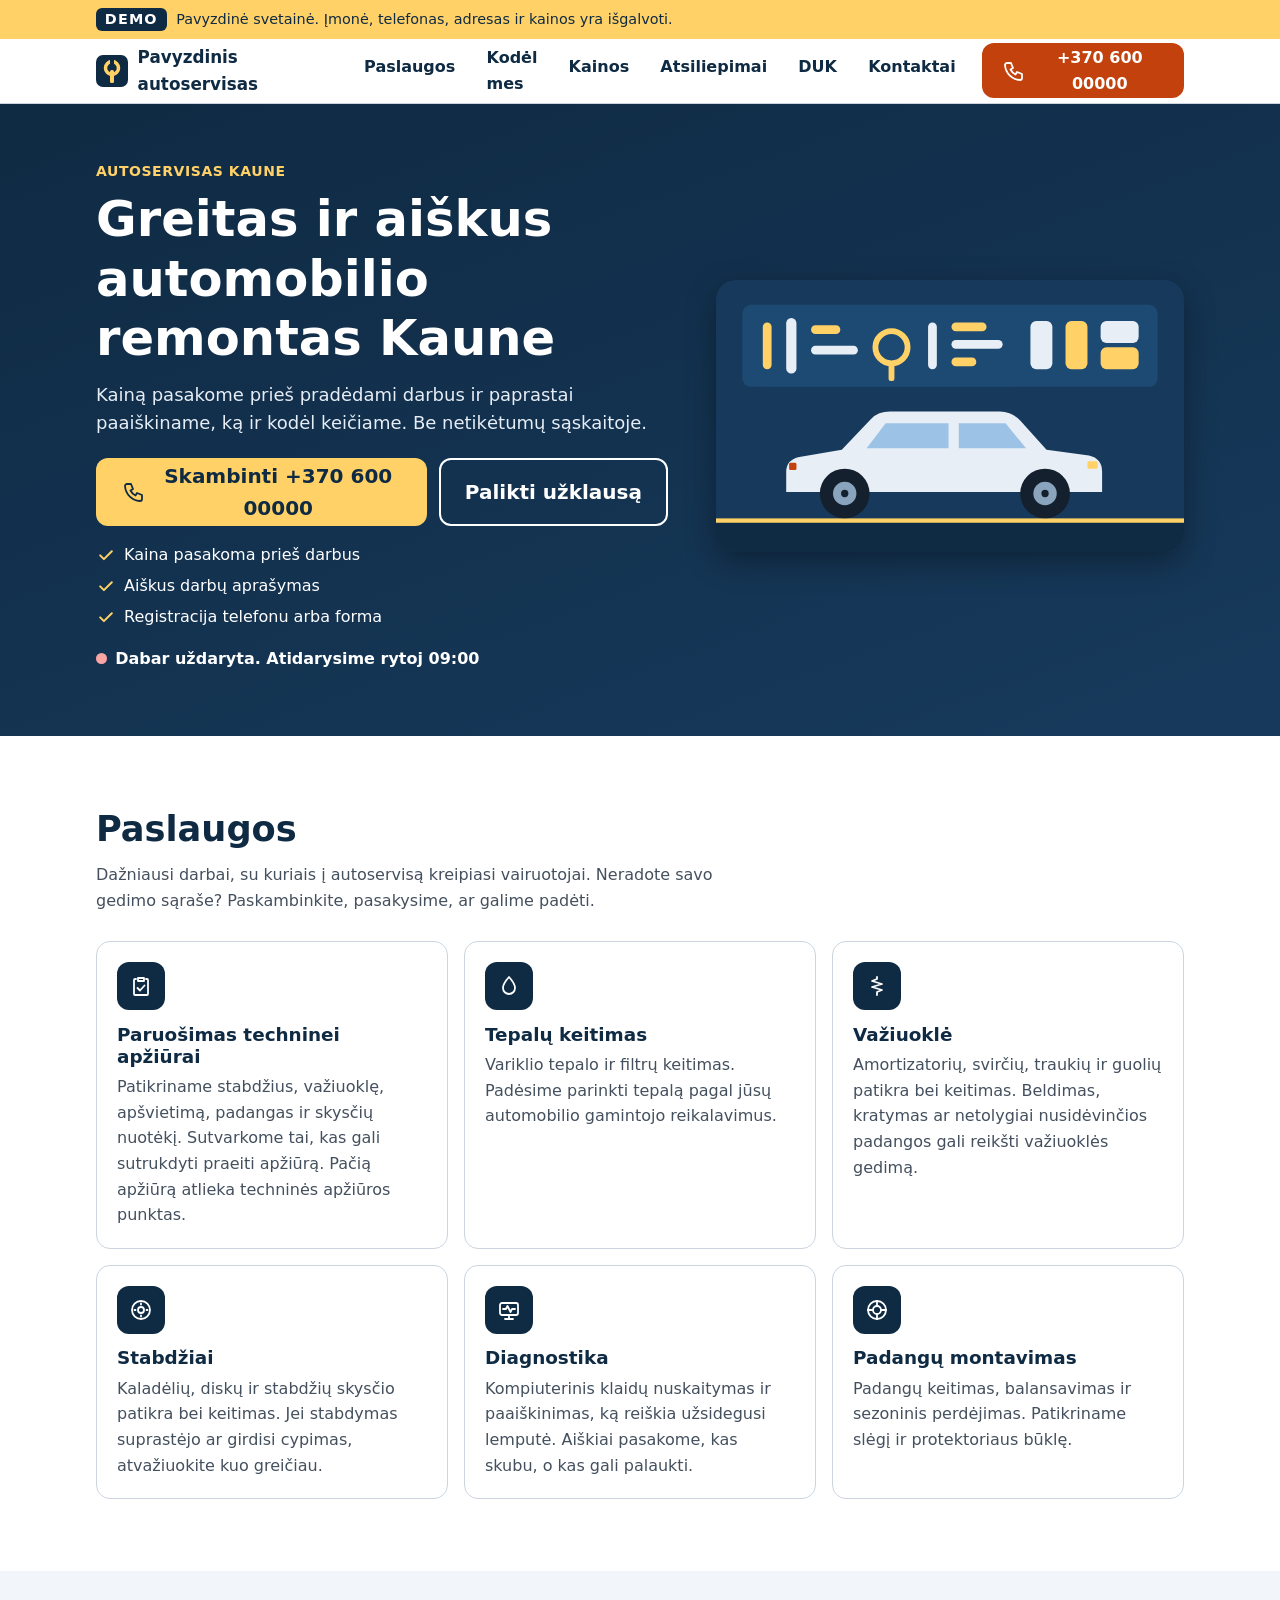
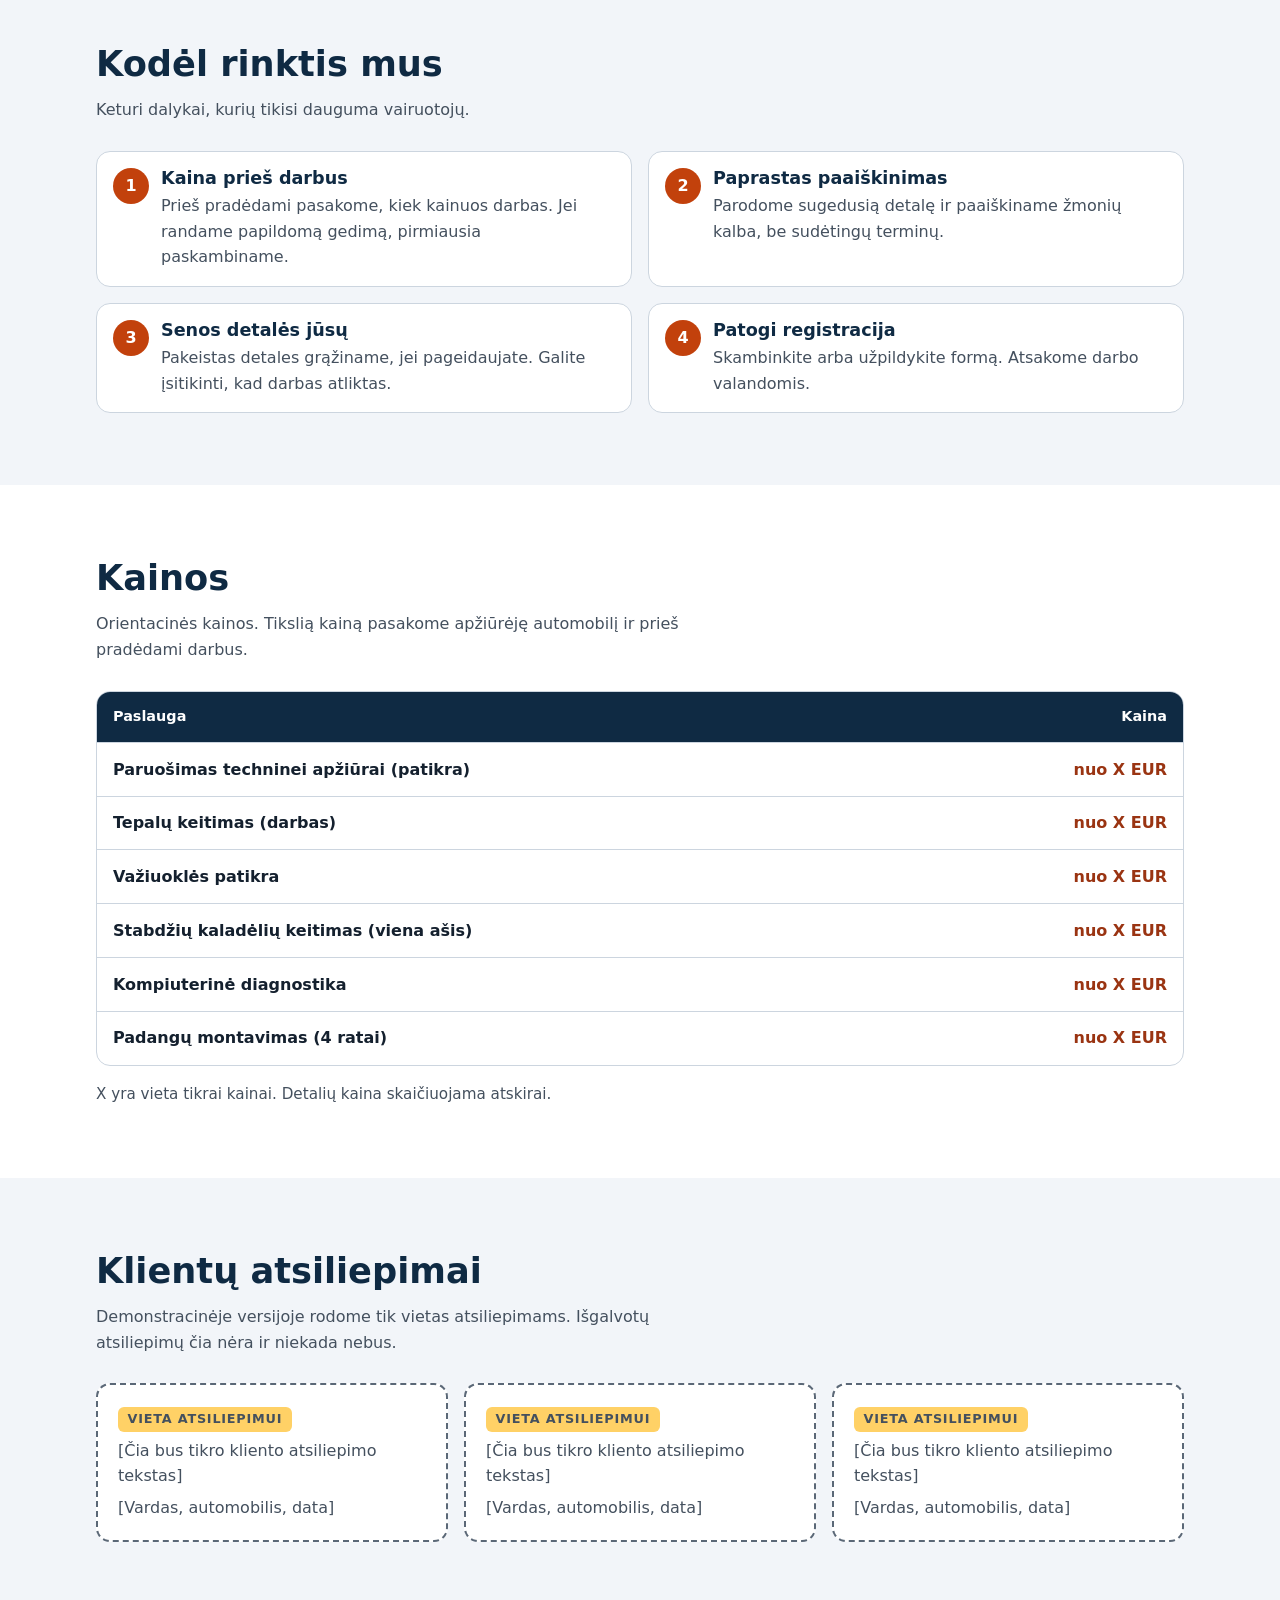
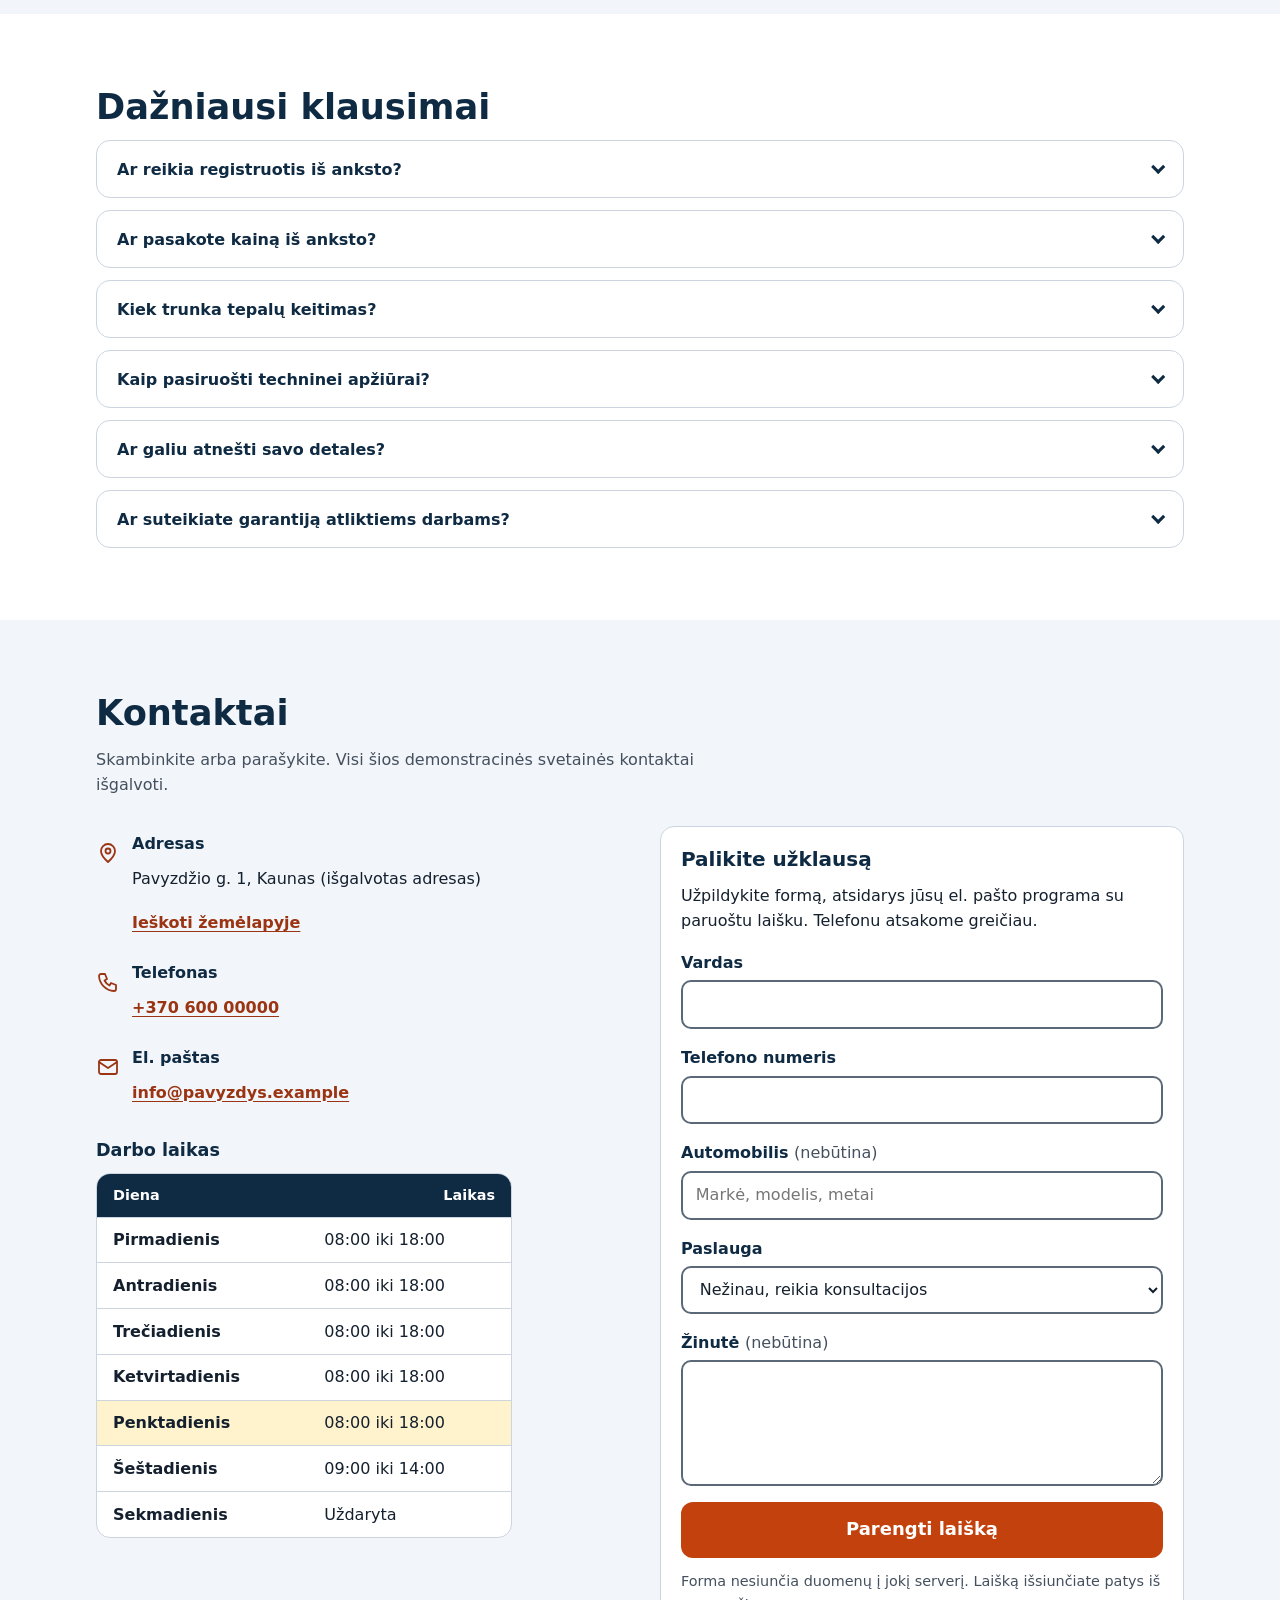
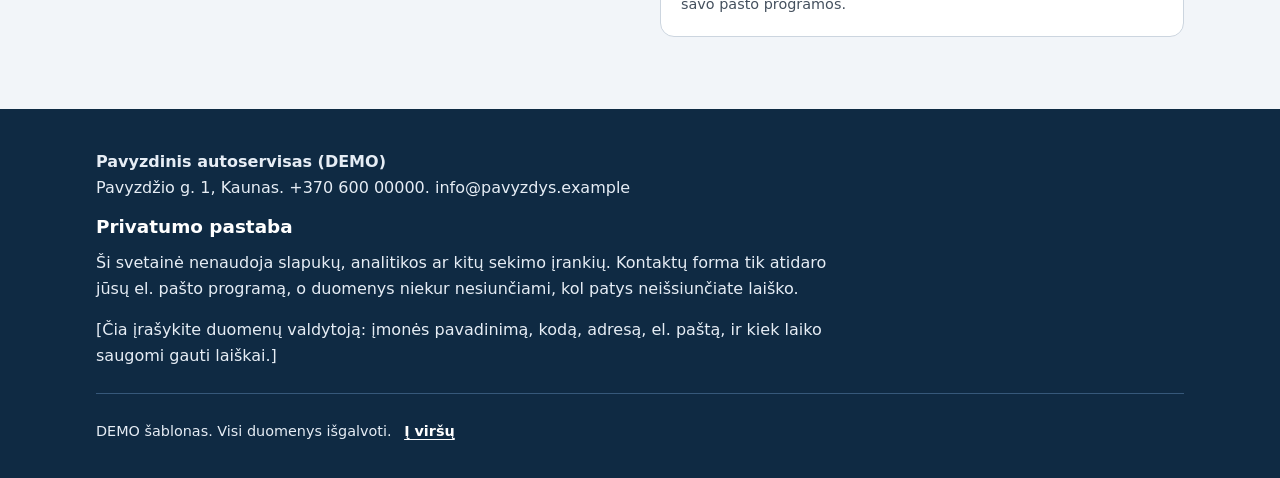
<file: index.html>
<!DOCTYPE html>
<html lang="lt">
<head>
  <meta charset="utf-8">
  <meta name="viewport" content="width=device-width, initial-scale=1">
  <title>Autoservisas Kaune: remontas, diagnostika, tepalai | DEMO</title>
  <meta name="description" content="DEMO svetainė: autoservisas Kaune. Tepalų keitimas, važiuoklė, stabdžiai, diagnostika, padangų montavimas. Skambinkite arba palikite užklausą.">
  <meta name="theme-color" content="#0f2a43">
  <!-- KEISTI: kol tai DEMO, svetainė neindeksuojama. Realiai įmonei ŠIĄ eilutę ištrinkite. -->
  <meta name="robots" content="noindex, nofollow">
  <!-- KEISTI: tikras domenas (canonical, og:url, og:image, JSON-LD, sitemap.xml, robots.txt) -->
  <link rel="canonical" href="https://pavyzdys.example/">
  <link rel="icon" href="favicon.svg" type="image/svg+xml">

  <meta property="og:type" content="website">
  <meta property="og:locale" content="lt_LT">
  <meta property="og:site_name" content="Pavyzdinis autoservisas (DEMO)">
  <meta property="og:title" content="Autoservisas Kaune: remontas, diagnostika, tepalai | DEMO">
  <meta property="og:description" content="DEMO svetainė: tepalų keitimas, važiuoklė, stabdžiai, diagnostika, padangų montavimas Kaune.">
  <meta property="og:url" content="https://pavyzdys.example/">
  <meta property="og:image" content="https://pavyzdys.example/og-image.png">
  <meta property="og:image:width" content="1200">
  <meta property="og:image:height" content="630">
  <meta property="og:image:alt" content="Pavyzdinis autoservisas, DEMO svetainės šablonas">
  <meta name="twitter:card" content="summary_large_image">

  <link rel="stylesheet" href="styles.css">
  <!-- Be JavaScript: meniu rodomas visada, mygtukas ir lipni antraštė išjungti -->
  <noscript><style>.nav{display:block!important;position:static!important;max-height:none!important;padding:0 1rem .75rem!important}.nav-toggle{display:none!important}.site-header{position:static!important}.bar{flex-wrap:wrap}</style></noscript>

  <!-- KEISTI: visi duomenys žemiau išgalvoti. Pakeiskite tikrais, o "DEMO" iš pavadinimo pašalinkite. -->
  <script type="application/ld+json">
  {
    "@context": "https://schema.org",
    "@type": "AutoRepair",
    "name": "Pavyzdinis autoservisas (DEMO)",
    "description": "DEMO svetainės šablonas. Išgalvota įmonė: tepalų keitimas, važiuoklė, stabdžiai, diagnostika, padangų montavimas Kaune.",
    "url": "https://pavyzdys.example/",
    "image": "https://pavyzdys.example/og-image.png",
    "telephone": "+370 600 00000",
    "email": "info@pavyzdys.example",
    "priceRange": "nuo X EUR",
    "address": {
      "@type": "PostalAddress",
      "streetAddress": "Pavyzdžio g. 1",
      "addressLocality": "Kaunas",
      "postalCode": "00000",
      "addressCountry": "LT"
    },
    "areaServed": { "@type": "City", "name": "Kaunas" },
    "openingHoursSpecification": [
      { "@type": "OpeningHoursSpecification", "dayOfWeek": ["Monday", "Tuesday", "Wednesday", "Thursday", "Friday"], "opens": "08:00", "closes": "18:00" },
      { "@type": "OpeningHoursSpecification", "dayOfWeek": "Saturday", "opens": "09:00", "closes": "14:00" }
    ],
    "makesOffer": [
      { "@type": "Offer", "itemOffered": { "@type": "Service", "name": "Paruošimas techninei apžiūrai" } },
      { "@type": "Offer", "itemOffered": { "@type": "Service", "name": "Tepalų keitimas" } },
      { "@type": "Offer", "itemOffered": { "@type": "Service", "name": "Važiuoklės remontas" } },
      { "@type": "Offer", "itemOffered": { "@type": "Service", "name": "Stabdžių remontas" } },
      { "@type": "Offer", "itemOffered": { "@type": "Service", "name": "Kompiuterinė diagnostika" } },
      { "@type": "Offer", "itemOffered": { "@type": "Service", "name": "Padangų montavimas" } }
    ]
  }
  </script>
</head>
<body>
  <!-- Piktogramos (vienas šaltinis, naudojamos per use) -->
  <svg class="sprite" aria-hidden="true" focusable="false" xmlns="http://www.w3.org/2000/svg">
    <symbol id="i-phone" viewBox="0 0 24 24"><path d="M5 4h4l2 5-2.5 1.5a11 11 0 0 0 5 5L15 13l5 2v4a2 2 0 0 1-2 2A16 16 0 0 1 3 6a2 2 0 0 1 2-2z"/></symbol>
    <symbol id="i-check" viewBox="0 0 24 24"><path d="M5 12.5l4.5 4.5L19 7.5"/></symbol>
    <symbol id="i-inspect" viewBox="0 0 24 24"><path d="M9 4h6v3H9z"/><path d="M7 5H6a1 1 0 0 0-1 1v14a1 1 0 0 0 1 1h12a1 1 0 0 0 1-1V6a1 1 0 0 0-1-1h-1"/><path d="M8.5 14l2.5 2.5 4.5-5"/></symbol>
    <symbol id="i-oil" viewBox="0 0 24 24"><path d="M12 3s6 6.5 6 11a6 6 0 0 1-12 0c0-4.5 6-11 6-11z"/></symbol>
    <symbol id="i-spring" viewBox="0 0 24 24"><path d="M12 3v2l-5 2 10 3-10 3 10 3-5 2v3"/></symbol>
    <symbol id="i-brake" viewBox="0 0 24 24"><circle cx="12" cy="12" r="9"/><circle cx="12" cy="12" r="3"/><path d="M12 5.5v1M12 17.5v1M5.5 12h1M17.5 12h1"/></symbol>
    <symbol id="i-diag" viewBox="0 0 24 24"><rect x="3" y="5" width="18" height="12" rx="2"/><path d="M8 21h8M12 17v4"/><path d="M6 11h3l1.5-3 3 6 1.5-3h3"/></symbol>
    <symbol id="i-tire" viewBox="0 0 24 24"><circle cx="12" cy="12" r="9"/><circle cx="12" cy="12" r="4"/><path d="M12 3v5M12 16v5M3 12h5M16 12h5"/></symbol>
    <symbol id="i-pin" viewBox="0 0 24 24"><path d="M12 21s7-6.2 7-11a7 7 0 0 0-14 0c0 4.8 7 11 7 11z"/><circle cx="12" cy="10" r="2.5"/></symbol>
    <symbol id="i-mail" viewBox="0 0 24 24"><rect x="3" y="5" width="18" height="14" rx="2"/><path d="M3 7l9 6 9-6"/></symbol>
  </svg>

  <a class="skip" href="#turinys">Pereiti prie turinio</a>

  <aside class="ribbon" aria-label="Demonstracinė versija">
    <div class="container">
      <p><strong>DEMO</strong> <span>Pavyzdinė svetainė. Įmonė, telefonas, adresas ir kainos yra išgalvoti.</span></p>
    </div>
  </aside>

  <header class="site-header">
    <div class="container bar">
      <a class="brand" href="#top">
        <img src="favicon.svg" alt="" width="32" height="32">
        <span>Pavyzdinis autoservisas</span>
      </a>
      <button class="nav-toggle" type="button" aria-expanded="false" aria-controls="nav">Meniu</button>
      <nav class="nav" id="nav" aria-label="Pagrindinė navigacija">
        <ul>
          <li><a href="#paslaugos">Paslaugos</a></li>
          <li><a href="#kodel-mes">Kodėl mes</a></li>
          <li><a href="#kainos">Kainos</a></li>
          <li><a href="#atsiliepimai">Atsiliepimai</a></li>
          <li><a href="#duk">DUK</a></li>
          <li><a href="#kontaktai">Kontaktai</a></li>
        </ul>
      </nav>
      <a class="btn btn-primary header-call" href="tel:+37060000000">
        <svg class="icon" aria-hidden="true" focusable="false"><use href="#i-phone"/></svg>
        <span>+370 600 00000</span>
      </a>
    </div>
  </header>

  <main id="turinys">
    <section class="hero on-dark" id="top" aria-labelledby="hero-title">
      <div class="container hero-grid">
        <div>
          <p class="eyebrow">Autoservisas Kaune</p>
          <h1 id="hero-title">Greitas ir aiškus automobilio remontas Kaune</h1>
          <!-- KEISTI: pagrindinis pažadas. Rašykite tik tai, ką įmonė tikrai gali įvykdyti. -->
          <p class="lead">Kainą pasakome prieš pradėdami darbus ir paprastai paaiškiname, ką ir kodėl keičiame. Be netikėtumų sąskaitoje.</p>
          <div class="cta">
            <a class="btn btn-call btn-lg" href="tel:+37060000000">
              <svg class="icon" aria-hidden="true" focusable="false"><use href="#i-phone"/></svg>
              <span>Skambinti +370 600 00000</span>
            </a>
            <a class="btn btn-ghost btn-lg" href="#kontaktai">Palikti užklausą</a>
          </div>
          <ul class="checks">
            <li><svg class="icon" aria-hidden="true" focusable="false"><use href="#i-check"/></svg>Kaina pasakoma prieš darbus</li>
            <li><svg class="icon" aria-hidden="true" focusable="false"><use href="#i-check"/></svg>Aiškus darbų aprašymas</li>
            <li><svg class="icon" aria-hidden="true" focusable="false"><use href="#i-check"/></svg>Registracija telefonu arba forma</li>
          </ul>
          <p class="status" id="status" aria-live="polite"></p>
        </div>
        <div class="hero-art">
          <img src="assets/hero.svg" width="640" height="372" alt="Iliustracija: automobilis servise šalia įrankių sienos">
        </div>
      </div>
    </section>

    <section class="section" id="paslaugos" aria-labelledby="paslaugos-title">
      <div class="container">
        <h2 id="paslaugos-title">Paslaugos</h2>
        <p class="section-lead">Dažniausi darbai, su kuriais į autoservisą kreipiasi vairuotojai. Neradote savo gedimo sąraše? Paskambinkite, pasakysime, ar galime padėti.</p>
        <!-- KEISTI: paslaugų sąrašas pagal tai, ką įmonė tikrai daro -->
        <div class="grid cols cols-3">
          <article class="card">
            <div class="card-icon"><svg class="icon" aria-hidden="true" focusable="false"><use href="#i-inspect"/></svg></div>
            <h3>Paruošimas techninei apžiūrai</h3>
            <p>Patikriname stabdžius, važiuoklę, apšvietimą, padangas ir skysčių nuotėkį. Sutvarkome tai, kas gali sutrukdyti praeiti apžiūrą. Pačią apžiūrą atlieka techninės apžiūros punktas.</p>
          </article>
          <article class="card">
            <div class="card-icon"><svg class="icon" aria-hidden="true" focusable="false"><use href="#i-oil"/></svg></div>
            <h3>Tepalų keitimas</h3>
            <p>Variklio tepalo ir filtrų keitimas. Padėsime parinkti tepalą pagal jūsų automobilio gamintojo reikalavimus.</p>
          </article>
          <article class="card">
            <div class="card-icon"><svg class="icon" aria-hidden="true" focusable="false"><use href="#i-spring"/></svg></div>
            <h3>Važiuoklė</h3>
            <p>Amortizatorių, svirčių, traukių ir guolių patikra bei keitimas. Beldimas, kratymas ar netolygiai nusidėvinčios padangos gali reikšti važiuoklės gedimą.</p>
          </article>
          <article class="card">
            <div class="card-icon"><svg class="icon" aria-hidden="true" focusable="false"><use href="#i-brake"/></svg></div>
            <h3>Stabdžiai</h3>
            <p>Kaladėlių, diskų ir stabdžių skysčio patikra bei keitimas. Jei stabdymas suprastėjo ar girdisi cypimas, atvažiuokite kuo greičiau.</p>
          </article>
          <article class="card">
            <div class="card-icon"><svg class="icon" aria-hidden="true" focusable="false"><use href="#i-diag"/></svg></div>
            <h3>Diagnostika</h3>
            <p>Kompiuterinis klaidų nuskaitymas ir paaiškinimas, ką reiškia užsidegusi lemputė. Aiškiai pasakome, kas skubu, o kas gali palaukti.</p>
          </article>
          <article class="card">
            <div class="card-icon"><svg class="icon" aria-hidden="true" focusable="false"><use href="#i-tire"/></svg></div>
            <h3>Padangų montavimas</h3>
            <p>Padangų keitimas, balansavimas ir sezoninis perdėjimas. Patikriname slėgį ir protektoriaus būklę.</p>
          </article>
        </div>
      </div>
    </section>

    <section class="section soft" id="kodel-mes" aria-labelledby="kodel-title">
      <div class="container">
        <h2 id="kodel-title">Kodėl rinktis mus</h2>
        <p class="section-lead">Keturi dalykai, kurių tikisi dauguma vairuotojų.</p>
        <!-- KEISTI: įrašykite tikrus įmonės privalumus (patirtis, garantija, įranga) -->
        <ol class="why" role="list">
          <li>
            <h3>Kaina prieš darbus</h3>
            <p>Prieš pradėdami pasakome, kiek kainuos darbas. Jei randame papildomą gedimą, pirmiausia paskambiname.</p>
          </li>
          <li>
            <h3>Paprastas paaiškinimas</h3>
            <p>Parodome sugedusią detalę ir paaiškiname žmonių kalba, be sudėtingų terminų.</p>
          </li>
          <li>
            <h3>Senos detalės jūsų</h3>
            <p>Pakeistas detales grąžiname, jei pageidaujate. Galite įsitikinti, kad darbas atliktas.</p>
          </li>
          <li>
            <h3>Patogi registracija</h3>
            <p>Skambinkite arba užpildykite formą. Atsakome darbo valandomis.</p>
          </li>
        </ol>
      </div>
    </section>

    <section class="section" id="kainos" aria-labelledby="kainos-title">
      <div class="container">
        <h2 id="kainos-title">Kainos</h2>
        <p class="section-lead">Orientacinės kainos. Tikslią kainą pasakome apžiūrėję automobilį ir prieš pradėdami darbus.</p>
        <!-- KEISTI: X pakeiskite tikromis kainomis arba ištrinkite visą sekciją, jei kainų skelbti nenorima -->
        <div class="table-wrap">
          <table>
            <caption class="sr-only">Orientacinės paslaugų kainos</caption>
            <thead>
              <tr><th scope="col">Paslauga</th><th scope="col">Kaina</th></tr>
            </thead>
            <tbody>
              <tr><th scope="row">Paruošimas techninei apžiūrai (patikra)</th><td class="price">nuo X EUR</td></tr>
              <tr><th scope="row">Tepalų keitimas (darbas)</th><td class="price">nuo X EUR</td></tr>
              <tr><th scope="row">Važiuoklės patikra</th><td class="price">nuo X EUR</td></tr>
              <tr><th scope="row">Stabdžių kaladėlių keitimas (viena ašis)</th><td class="price">nuo X EUR</td></tr>
              <tr><th scope="row">Kompiuterinė diagnostika</th><td class="price">nuo X EUR</td></tr>
              <tr><th scope="row">Padangų montavimas (4 ratai)</th><td class="price">nuo X EUR</td></tr>
            </tbody>
          </table>
        </div>
        <p class="note">X yra vieta tikrai kainai. Detalių kaina skaičiuojama atskirai.</p>
      </div>
    </section>

    <section class="section soft" id="atsiliepimai" aria-labelledby="atsiliepimai-title">
      <div class="container">
        <h2 id="atsiliepimai-title">Klientų atsiliepimai</h2>
        <p class="section-lead">Demonstracinėje versijoje rodome tik vietas atsiliepimams. Išgalvotų atsiliepimų čia nėra ir niekada nebus.</p>
        <!-- KEISTI: dėkite tik tikrus atsiliepimus ir tik gavę kliento sutikimą. Jei jų nėra, ištrinkite visą sekciją ir nuorodą meniu. -->
        <div class="grid cols cols-3">
          <div class="placeholder">
            <p class="tag">VIETA ATSILIEPIMUI</p>
            <p>[Čia bus tikro kliento atsiliepimo tekstas]</p>
            <p>[Vardas, automobilis, data]</p>
          </div>
          <div class="placeholder">
            <p class="tag">VIETA ATSILIEPIMUI</p>
            <p>[Čia bus tikro kliento atsiliepimo tekstas]</p>
            <p>[Vardas, automobilis, data]</p>
          </div>
          <div class="placeholder">
            <p class="tag">VIETA ATSILIEPIMUI</p>
            <p>[Čia bus tikro kliento atsiliepimo tekstas]</p>
            <p>[Vardas, automobilis, data]</p>
          </div>
        </div>
      </div>
    </section>

    <section class="section" id="duk" aria-labelledby="duk-title">
      <div class="container">
        <h2 id="duk-title">Dažniausi klausimai</h2>
        <!-- KEISTI: atsakymus pritaikykite realiai įmonei. Laužtiniai skliaustai žymi vietas, kur reikia tikros informacijos. -->
        <div class="faq">
          <details>
            <summary>Ar reikia registruotis iš anksto?</summary>
            <div class="answer"><p>Rekomenduojame. Paskambinkite arba užpildykite formą ir suderinsime laiką. Jei yra laisvų vietų, galime priimti ir be registracijos.</p></div>
          </details>
          <details>
            <summary>Ar pasakote kainą iš anksto?</summary>
            <div class="answer"><p>Taip. Po apžiūros ar diagnostikos pasakome kainą ir pradedame darbus tik jums sutikus.</p></div>
          </details>
          <details>
            <summary>Kiek trunka tepalų keitimas?</summary>
            <div class="answer"><p>Dažniausiai apie valandą, priklausomai nuo automobilio. Tikslų laiką pasakome registruojant.</p></div>
          </details>
          <details>
            <summary>Kaip pasiruošti techninei apžiūrai?</summary>
            <div class="answer"><p>Atvažiuokite su automobiliu, patikrinsime dažniausiai vertinamus mazgus ir pasakysime, ką reikia sutvarkyti. Pačią techninę apžiūrą atlieka techninės apžiūros punktas.</p></div>
          </details>
          <details>
            <summary>Ar galiu atnešti savo detales?</summary>
            <div class="answer"><p>Tai priklauso nuo detalės. Prieš atvykdami paskambinkite ir aptarkime.</p></div>
          </details>
          <details>
            <summary>Ar suteikiate garantiją atliktiems darbams?</summary>
            <div class="answer"><p>[Čia įrašykite tikras garantijos sąlygas: terminą ir ką ji apima.]</p></div>
          </details>
        </div>
      </div>
    </section>

    <section class="section soft" id="kontaktai" aria-labelledby="kontaktai-title">
      <div class="container">
        <h2 id="kontaktai-title">Kontaktai</h2>
        <p class="section-lead">Skambinkite arba parašykite. Visi šios demonstracinės svetainės kontaktai išgalvoti.</p>
        <div class="contact-grid">
          <div>
            <!-- KEISTI: adresas, telefonas, el. paštas, žemėlapio nuoroda (query=...) -->
            <ul class="contact-list">
              <li>
                <svg class="icon" aria-hidden="true" focusable="false"><use href="#i-pin"/></svg>
                <div>
                  <strong>Adresas</strong>
                  <span class="plain">Pavyzdžio g. 1, Kaunas (išgalvotas adresas)</span><br>
                  <a href="https://www.google.com/maps/search/?api=1&amp;query=Pavyzd%C5%BEio%20g.%201%2C%20Kaunas" target="_blank" rel="noopener noreferrer">Ieškoti žemėlapyje<span class="sr-only"> (atsidaro naujame lange)</span></a>
                </div>
              </li>
              <li>
                <svg class="icon" aria-hidden="true" focusable="false"><use href="#i-phone"/></svg>
                <div>
                  <strong>Telefonas</strong>
                  <a href="tel:+37060000000">+370 600 00000</a>
                </div>
              </li>
              <li>
                <svg class="icon" aria-hidden="true" focusable="false"><use href="#i-mail"/></svg>
                <div>
                  <strong>El. paštas</strong>
                  <a href="mailto:info@pavyzdys.example">info@pavyzdys.example</a>
                </div>
              </li>
            </ul>

            <div class="hours" id="darbo-laikas">
              <h3>Darbo laikas</h3>
              <div class="table-wrap">
                <table>
                  <caption class="sr-only">Darbo laikas pagal savaitės dienas</caption>
                  <thead>
                    <tr><th scope="col">Diena</th><th scope="col">Laikas</th></tr>
                  </thead>
                  <tbody>
                    <!-- KEISTI: data-open ir data-close naudoja "Dabar atidaryta" ženklelis. Uždarytai dienai palikite tuščia. -->
                    <tr data-day="1" data-open="08:00" data-close="18:00"><th scope="row">Pirmadienis</th><td>08:00 iki 18:00</td></tr>
                    <tr data-day="2" data-open="08:00" data-close="18:00"><th scope="row">Antradienis</th><td>08:00 iki 18:00</td></tr>
                    <tr data-day="3" data-open="08:00" data-close="18:00"><th scope="row">Trečiadienis</th><td>08:00 iki 18:00</td></tr>
                    <tr data-day="4" data-open="08:00" data-close="18:00"><th scope="row">Ketvirtadienis</th><td>08:00 iki 18:00</td></tr>
                    <tr data-day="5" data-open="08:00" data-close="18:00"><th scope="row">Penktadienis</th><td>08:00 iki 18:00</td></tr>
                    <tr data-day="6" data-open="09:00" data-close="14:00"><th scope="row">Šeštadienis</th><td>09:00 iki 14:00</td></tr>
                    <tr data-day="7" data-open="" data-close=""><th scope="row">Sekmadienis</th><td>Uždaryta</td></tr>
                  </tbody>
                </table>
              </div>
            </div>
          </div>

          <div class="form-card">
            <h3>Palikite užklausą</h3>
            <p>Užpildykite formą, atsidarys jūsų el. pašto programa su paruoštu laišku. Telefonu atsakome greičiau.</p>
            <!-- KEISTI: action="mailto:..." tikru el. paštu -->
            <form id="uzklausa" action="mailto:info@pavyzdys.example" method="post" enctype="text/plain">
              <div class="field">
                <label for="vardas">Vardas</label>
                <input id="vardas" name="vardas" type="text" autocomplete="name" required>
              </div>
              <div class="field">
                <label for="telefonas">Telefono numeris</label>
                <input id="telefonas" name="telefonas" type="tel" inputmode="tel" autocomplete="tel" required>
              </div>
              <div class="field">
                <label for="automobilis">Automobilis <span class="opt">(nebūtina)</span></label>
                <input id="automobilis" name="automobilis" type="text" autocomplete="off" placeholder="Markė, modelis, metai">
              </div>
              <div class="field">
                <label for="paslauga">Paslauga</label>
                <select id="paslauga" name="paslauga">
                  <option value="">Nežinau, reikia konsultacijos</option>
                  <option>Paruošimas techninei apžiūrai</option>
                  <option>Tepalų keitimas</option>
                  <option>Važiuoklė</option>
                  <option>Stabdžiai</option>
                  <option>Diagnostika</option>
                  <option>Padangų montavimas</option>
                </select>
              </div>
              <div class="field">
                <label for="zinute">Žinutė <span class="opt">(nebūtina)</span></label>
                <textarea id="zinute" name="zinute" rows="4" autocomplete="off"></textarea>
              </div>
              <button class="btn btn-primary" type="submit">Parengti laišką</button>
              <p class="form-msg" id="form-msg" role="status"></p>
              <p class="form-note">Forma nesiunčia duomenų į jokį serverį. Laišką išsiunčiate patys iš savo pašto programos.</p>
            </form>
          </div>
        </div>
      </div>
    </section>
  </main>

  <footer class="site-footer on-dark">
    <div class="container">
      <p><strong>Pavyzdinis autoservisas (DEMO)</strong><br>Pavyzdžio g. 1, Kaunas. +370 600 00000. info@pavyzdys.example</p>
      <div class="privacy" id="privatumas">
        <h2>Privatumo pastaba</h2>
        <!-- KEISTI: parašykite tikrą privatumo pranešimą. Tai tik vietos žymė, ne teisinis tekstas. -->
        <p>Ši svetainė nenaudoja slapukų, analitikos ar kitų sekimo įrankių. Kontaktų forma tik atidaro jūsų el. pašto programą, o duomenys niekur nesiunčiami, kol patys neišsiunčiate laiško.</p>
        <p>[Čia įrašykite duomenų valdytoją: įmonės pavadinimą, kodą, adresą, el. paštą, ir kiek laiko saugomi gauti laiškai.]</p>
      </div>
      <p class="legal">DEMO šablonas. Visi duomenys išgalvoti. <a class="top-link" href="#top">Į viršų</a></p>
    </div>
  </footer>

  <div class="callbar">
    <a class="btn btn-call" href="tel:+37060000000">
      <svg class="icon" aria-hidden="true" focusable="false"><use href="#i-phone"/></svg>
      <span>Skambinti +370 600 00000</span>
    </a>
  </div>

  <script src="script.js" defer></script>
</body>
</html>
</file>
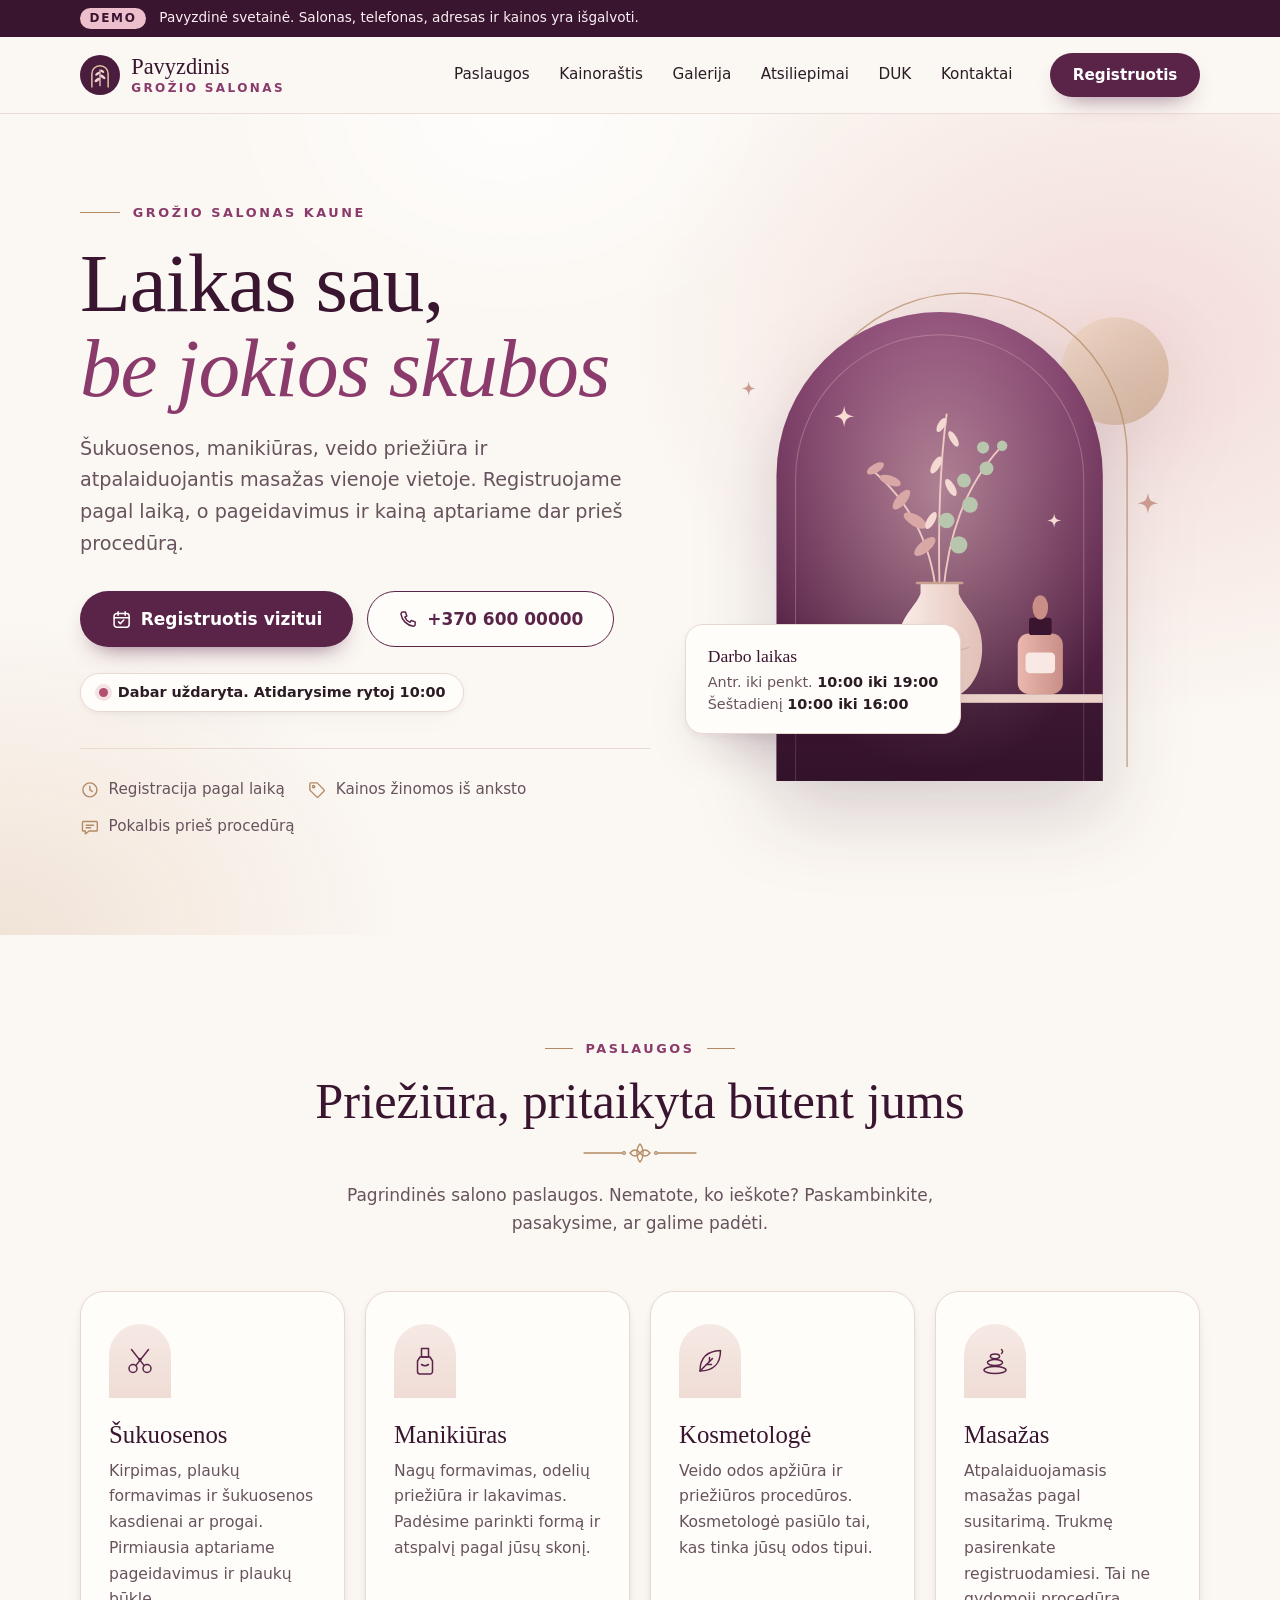
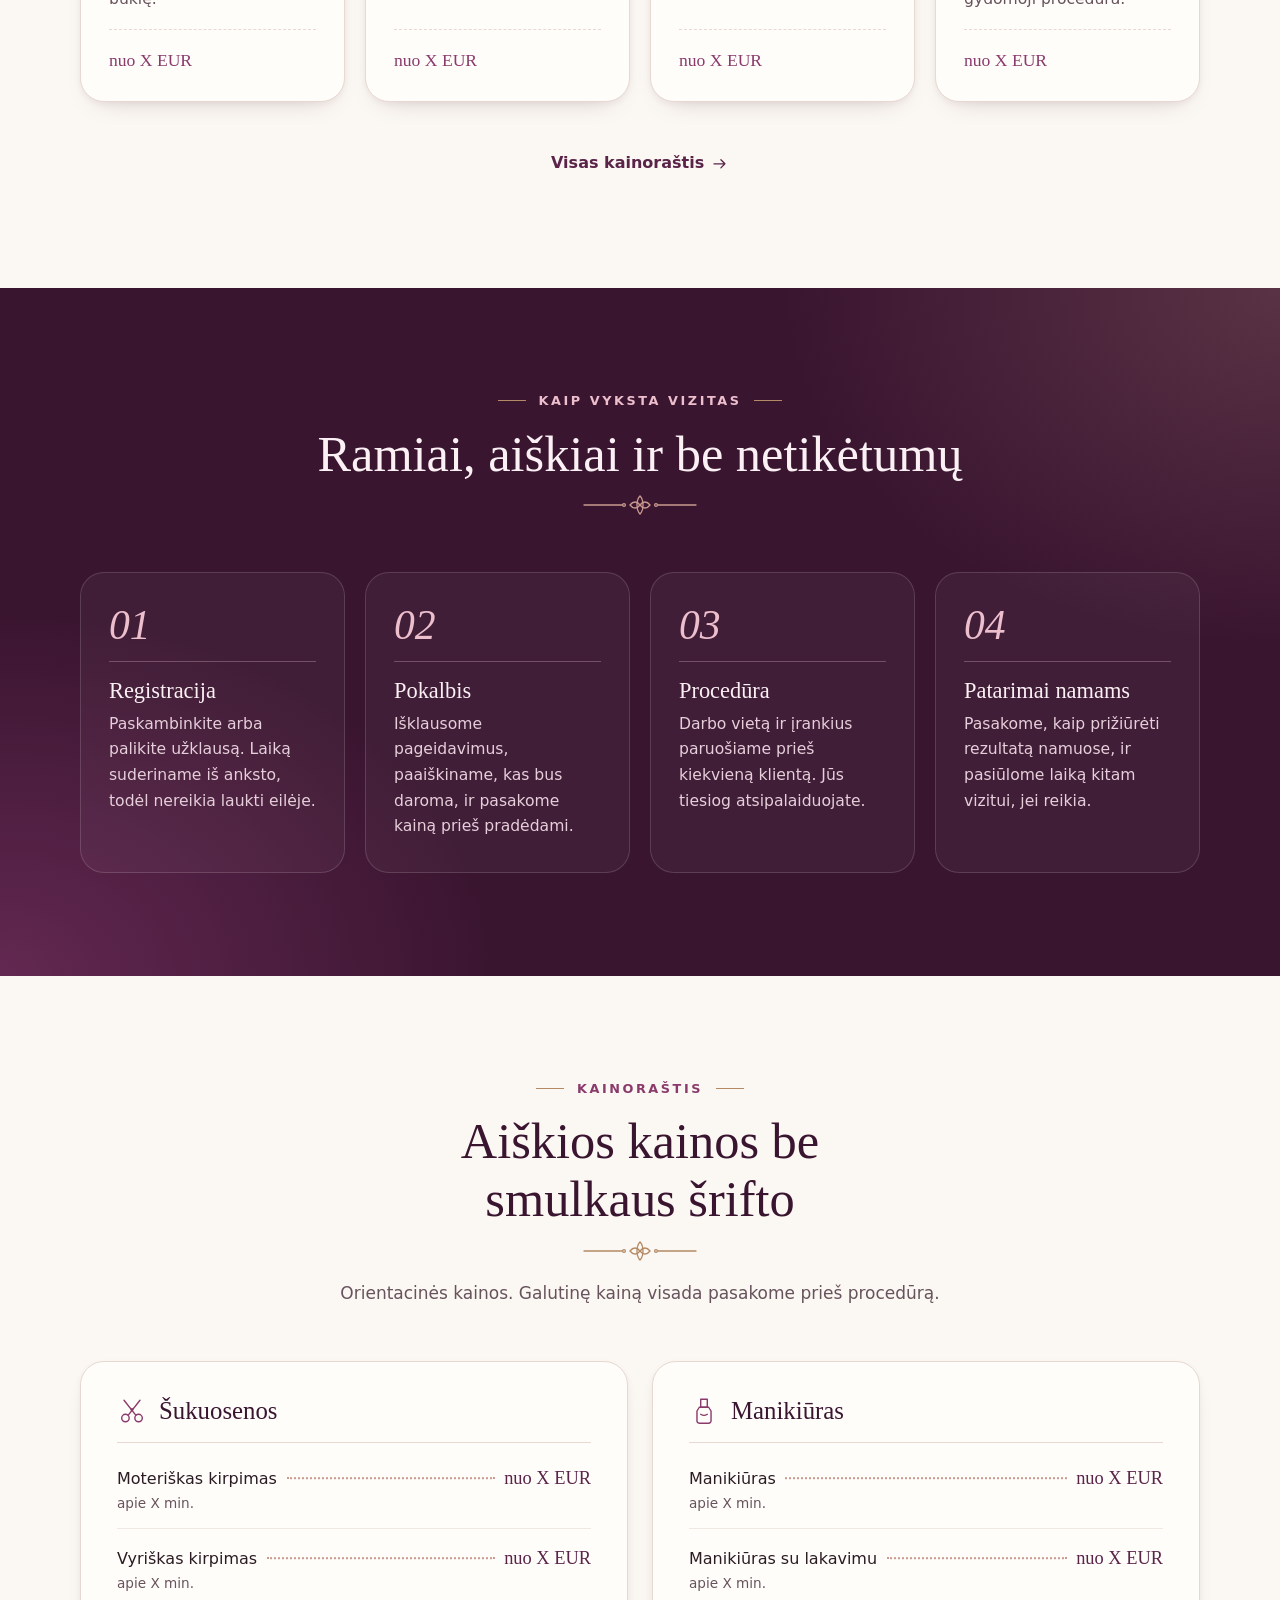
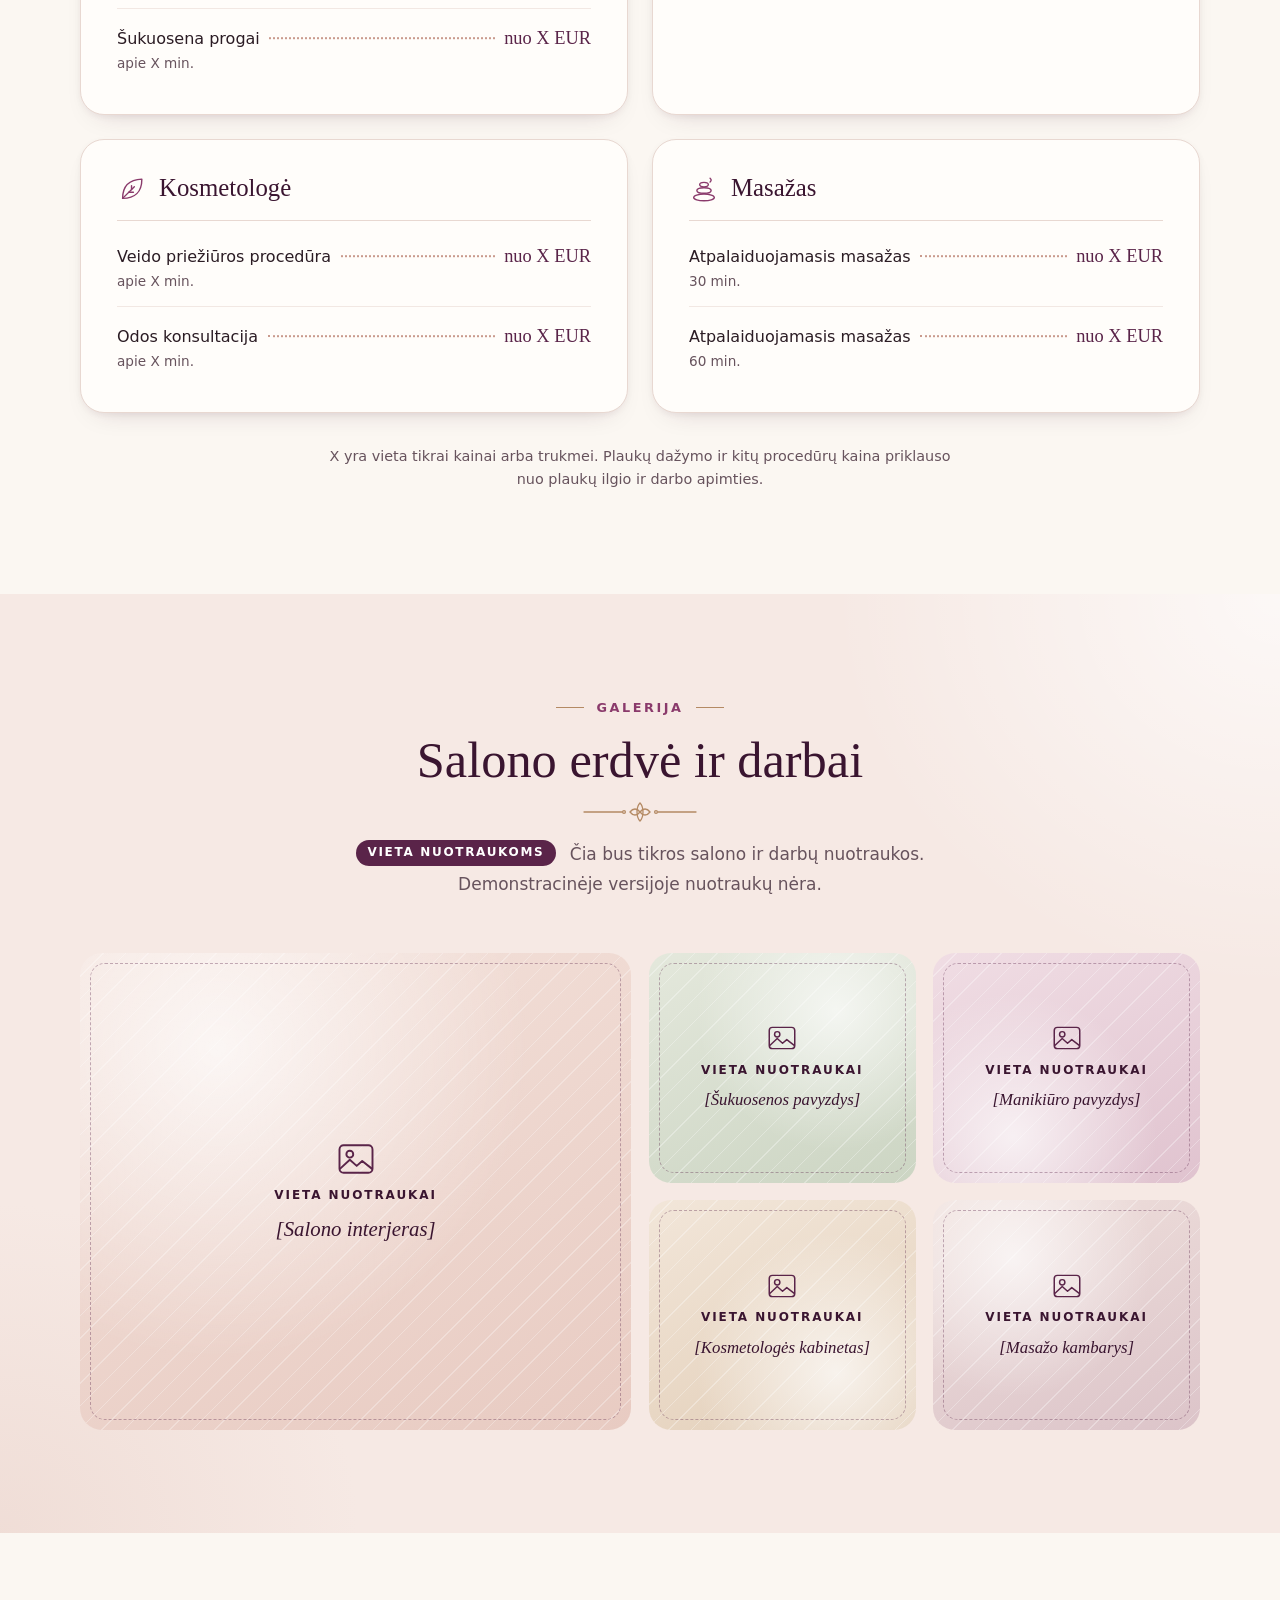
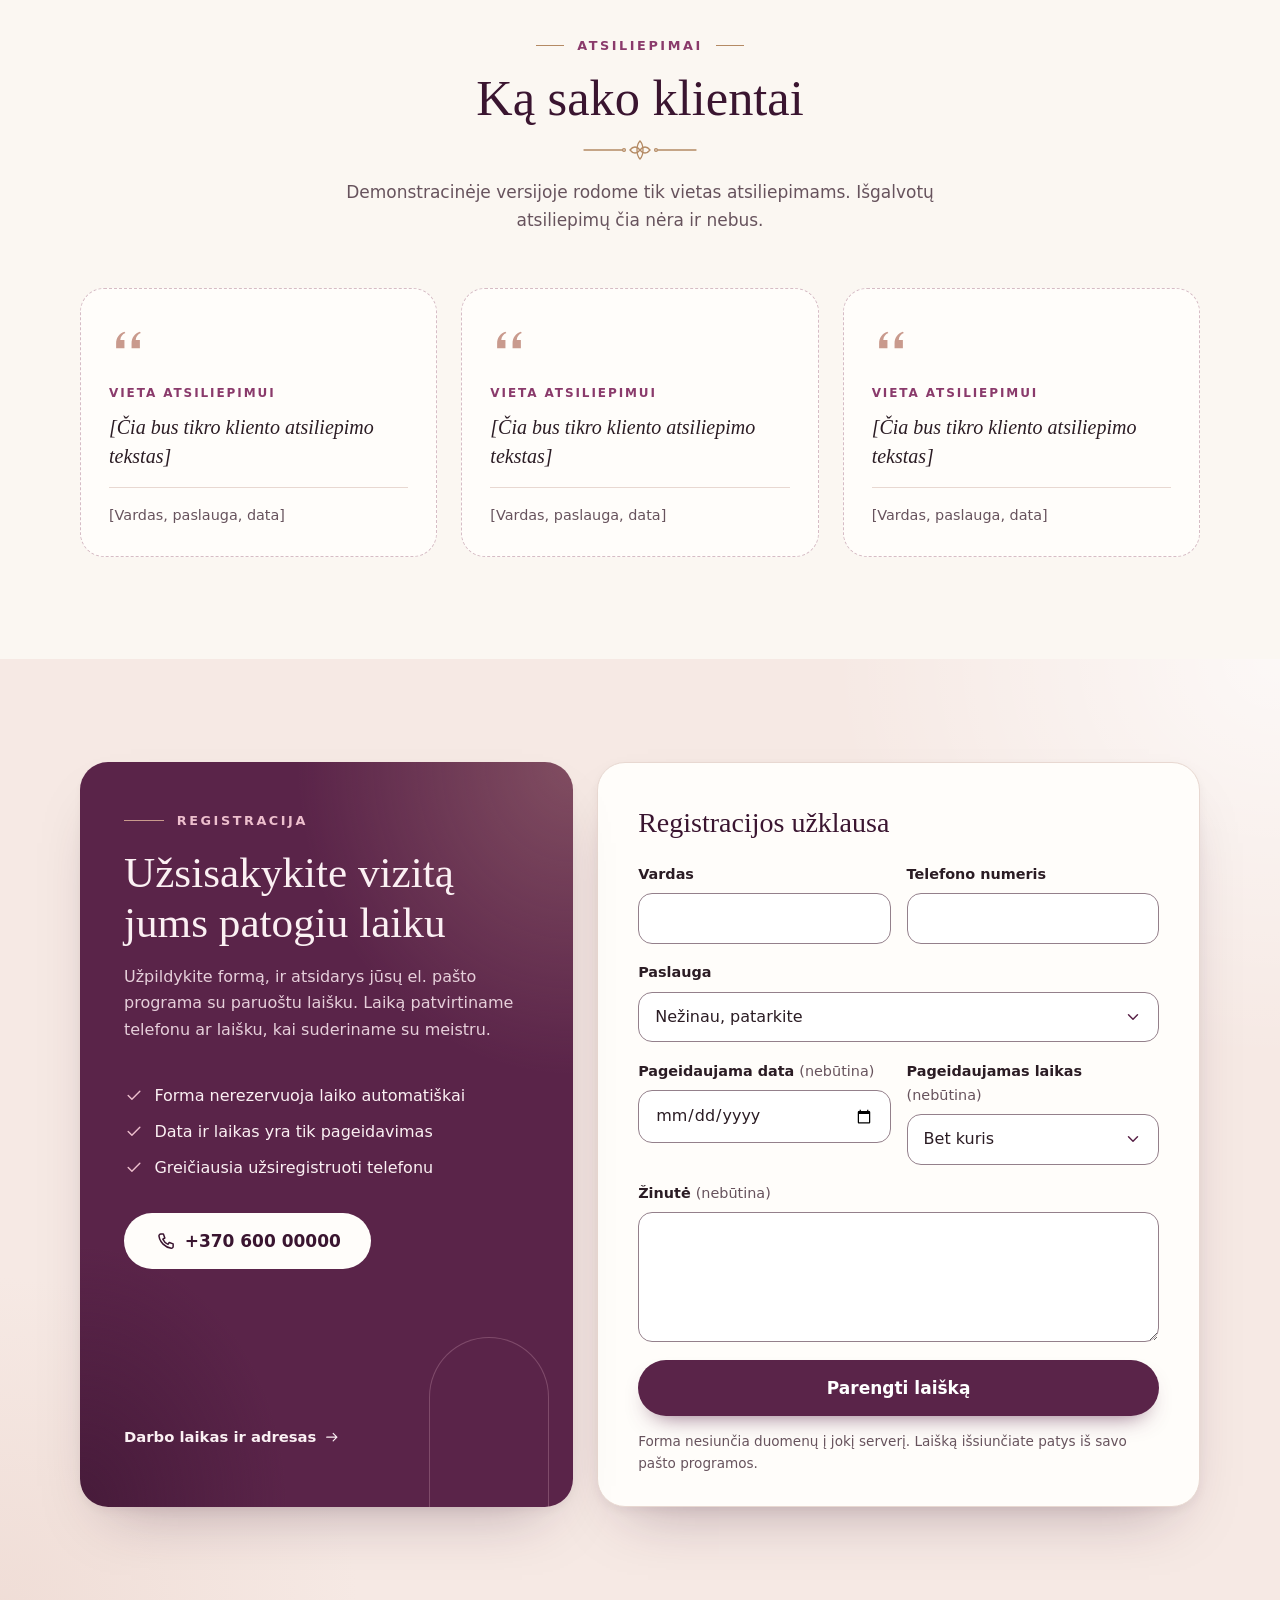
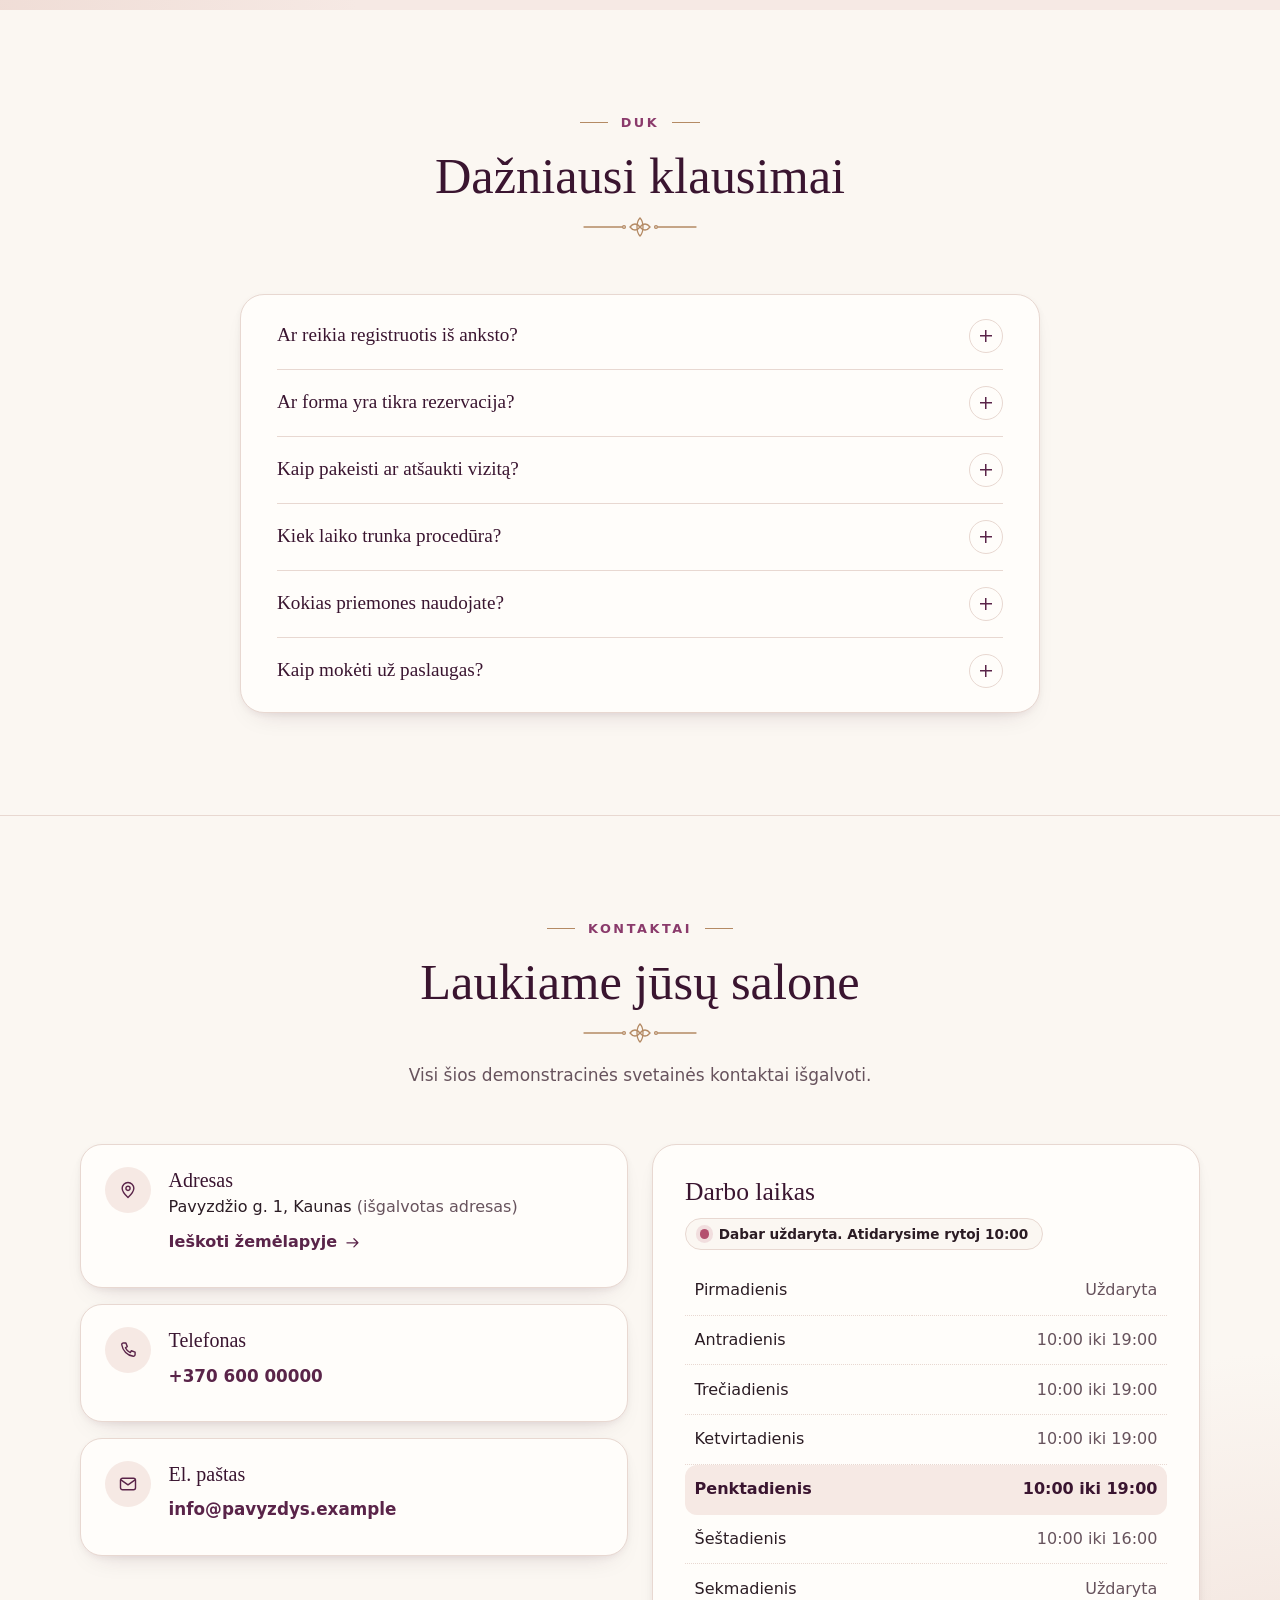
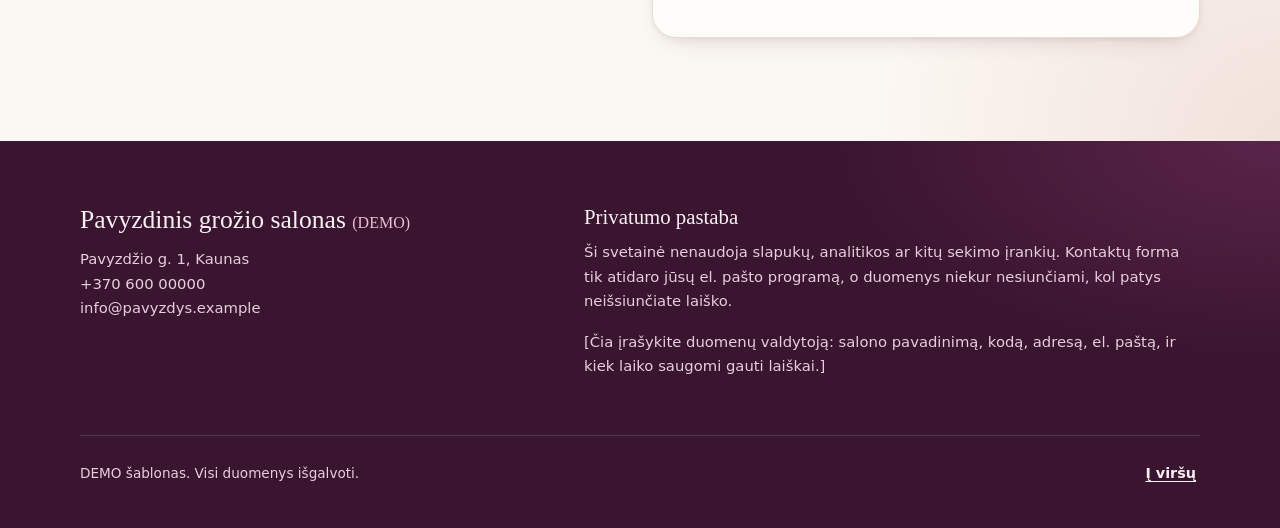
<file: grozis/index.html>
<!DOCTYPE html>
<html lang="lt">
<head>
  <meta charset="utf-8">
  <meta name="viewport" content="width=device-width, initial-scale=1">
  <title>Grožio salonas Kaune: šukuosenos, manikiūras, masažas | DEMO</title>
  <meta name="description" content="DEMO svetainė: grožio salonas Kaune. Šukuosenos, manikiūras, veido priežiūra ir masažas, registracija pagal laiką ir aiškus kainoraštis.">
  <meta name="theme-color" content="#4a1c3d">
  <!-- KEISTI: kol tai DEMO, svetainė neindeksuojama. Realiam salonui ŠIĄ eilutę ištrinkite. -->
  <meta name="robots" content="noindex, nofollow">
  <!-- KEISTI: tikras domenas (canonical, og:url, og:image, JSON-LD, sitemap.xml, robots.txt) -->
  <link rel="canonical" href="https://pavyzdys.example/">
  <link rel="icon" href="favicon.svg" type="image/svg+xml">

  <meta property="og:type" content="website">
  <meta property="og:locale" content="lt_LT">
  <meta property="og:site_name" content="Pavyzdinis grožio salonas (DEMO)">
  <meta property="og:title" content="Grožio salonas Kaune: šukuosenos, manikiūras, masažas | DEMO">
  <meta property="og:description" content="DEMO svetainė: šukuosenos, manikiūras, veido priežiūra ir masažas Kaune. Registracija pagal laiką ir aiškus kainoraštis.">
  <meta property="og:url" content="https://pavyzdys.example/">
  <meta property="og:image" content="https://pavyzdys.example/og-image.png">
  <meta property="og:image:width" content="1200">
  <meta property="og:image:height" content="630">
  <meta property="og:image:alt" content="Pavyzdinis grožio salonas, DEMO svetainės šablonas">
  <meta name="twitter:card" content="summary_large_image">

  <link rel="stylesheet" href="styles.css">
  <!-- Be JavaScript: meniu rodomas visada, mygtukas ir lipni antraštė išjungti -->
  <noscript><style>.nav{display:block!important;position:static!important;flex-basis:100%;box-shadow:none!important;padding:0 0 .75rem!important;border:0!important}.nav-toggle{display:none!important}.site-header{position:static!important}.bar{flex-wrap:wrap}</style></noscript>

  <!-- KEISTI: visi duomenys žemiau išgalvoti. Pakeiskite tikrais, o "DEMO" iš pavadinimo pašalinkite. -->
  <script type="application/ld+json">
  {
    "@context": "https://schema.org",
    "@type": "BeautySalon",
    "name": "Pavyzdinis grožio salonas (DEMO)",
    "description": "DEMO svetainės šablonas. Išgalvotas salonas: šukuosenos, manikiūras, kosmetologė, masažas Kaune.",
    "url": "https://pavyzdys.example/",
    "image": "https://pavyzdys.example/og-image.png",
    "telephone": "+370 600 00000",
    "email": "info@pavyzdys.example",
    "priceRange": "nuo X EUR",
    "address": {
      "@type": "PostalAddress",
      "streetAddress": "Pavyzdžio g. 1",
      "addressLocality": "Kaunas",
      "postalCode": "00000",
      "addressCountry": "LT"
    },
    "areaServed": { "@type": "City", "name": "Kaunas" },
    "openingHoursSpecification": [
      { "@type": "OpeningHoursSpecification", "dayOfWeek": ["Tuesday", "Wednesday", "Thursday", "Friday"], "opens": "10:00", "closes": "19:00" },
      { "@type": "OpeningHoursSpecification", "dayOfWeek": "Saturday", "opens": "10:00", "closes": "16:00" }
    ],
    "makesOffer": [
      { "@type": "Offer", "itemOffered": { "@type": "Service", "name": "Šukuosenos" } },
      { "@type": "Offer", "itemOffered": { "@type": "Service", "name": "Manikiūras" } },
      { "@type": "Offer", "itemOffered": { "@type": "Service", "name": "Kosmetologės paslaugos" } },
      { "@type": "Offer", "itemOffered": { "@type": "Service", "name": "Masažas" } }
    ]
  }
  </script>
</head>
<body>
  <!-- Piktogramos (vienas šaltinis, naudojamos per use) -->
  <svg class="sprite" aria-hidden="true" focusable="false" xmlns="http://www.w3.org/2000/svg">
    <symbol id="i-phone" viewBox="0 0 24 24"><path d="M6.5 3.5h3l1.6 4.4-2.2 1.4a11 11 0 0 0 5.8 5.8l1.4-2.2 4.4 1.6v3a2 2 0 0 1-2.2 2A16.5 16.5 0 0 1 4.5 5.7a2 2 0 0 1 2-2.2z"/></symbol>
    <symbol id="i-check" viewBox="0 0 24 24"><path d="M5 12.5l4.5 4.5L19 7.5"/></symbol>
    <symbol id="i-arrow" viewBox="0 0 24 24"><path d="M4 12h15M13.5 6.5L19 12l-5.5 5.5"/></symbol>
    <symbol id="i-scissors" viewBox="0 0 32 32"><circle cx="9" cy="23.5" r="4"/><circle cx="23" cy="23.5" r="4"/><path d="M11.8 20.6L24.5 4.5M20.2 20.6L7.5 4.5"/><circle cx="16" cy="14.4" r=".9"/></symbol>
    <symbol id="i-polish" viewBox="0 0 32 32"><path d="M12.5 3.5h7v8.5h-7z"/><path d="M11 12h10l2.5 4v10.5a2.5 2.5 0 0 1-2.5 2.5H11a2.5 2.5 0 0 1-2.5-2.5V16z"/><path d="M12.5 19.5c2 1.3 5 1.3 7 0"/></symbol>
    <symbol id="i-leaf" viewBox="0 0 32 32"><path d="M6 26C6 13 13.5 6 26.5 5.5 26.5 19 19 26 6 26z"/><path d="M6 26L18.5 13.5"/><path d="M12.5 19.5h5M15.5 16.5v-4"/></symbol>
    <symbol id="i-stones" viewBox="0 0 32 32"><ellipse cx="16" cy="25" rx="11" ry="3.6"/><ellipse cx="16" cy="17.6" rx="7.6" ry="3"/><ellipse cx="16" cy="11.3" rx="4.6" ry="2.4"/><path d="M22.5 4.5c1.5 1.2 1.5 2.8 0 4"/></symbol>
    <symbol id="i-calendar" viewBox="0 0 24 24"><rect x="3.5" y="5" width="17" height="15.5" rx="3"/><path d="M3.5 10h17M8 3v4M16 3v4"/><path d="M8.5 14.5l2 2 4-4"/></symbol>
    <symbol id="i-tag" viewBox="0 0 24 24"><path d="M3.5 12.3V4.5a1 1 0 0 1 1-1h7.8l8.2 8.2a1.4 1.4 0 0 1 0 2l-6.8 6.8a1.4 1.4 0 0 1-2 0z"/><circle cx="8" cy="8" r="1.4"/></symbol>
    <symbol id="i-chat" viewBox="0 0 24 24"><path d="M4 5.5h16a1 1 0 0 1 1 1v9.5a1 1 0 0 1-1 1h-9l-4.5 3.5V17H4a1 1 0 0 1-1-1V6.5a1 1 0 0 1 1-1z"/><path d="M7.5 10h9M7.5 13h5.5"/></symbol>
    <symbol id="i-clock" viewBox="0 0 24 24"><circle cx="12" cy="12" r="8.5"/><path d="M12 7.5V12l3 2"/></symbol>
    <symbol id="i-pin" viewBox="0 0 24 24"><path d="M12 21s7-6.2 7-11a7 7 0 0 0-14 0c0 4.8 7 11 7 11z"/><circle cx="12" cy="10" r="2.5"/></symbol>
    <symbol id="i-mail" viewBox="0 0 24 24"><rect x="3" y="5" width="18" height="14" rx="2.5"/><path d="M3.5 7l8.5 6 8.5-6"/></symbol>
    <symbol id="i-image" viewBox="0 0 32 32"><rect x="4" y="6" width="24" height="20" rx="3"/><circle cx="11.5" cy="12.5" r="2.5"/><path d="M4.5 23l7-6.5 5 4.5 4-3.5 7 5.5"/></symbol>
    <symbol id="i-quote" viewBox="0 0 32 32"><path d="M13 9c-4.5 1.5-7 5-7 10v4h7v-7H9.5c.3-2.8 1.8-4.8 4.3-5.8zM26 9c-4.5 1.5-7 5-7 10v4h7v-7h-3.5c.3-2.8 1.8-4.8 4.3-5.8z"/></symbol>
    <symbol id="i-orn" viewBox="0 0 120 24"><path d="M4 12h38M78 12h38"/><path d="M60 3c-4 4-4 14 0 18 4-4 4-14 0-18z"/><path d="M50 12c3-4 7-4 10 0-3 4-7 4-10 0zM70 12c-3-4-7-4-10 0 3 4 7 4 10 0z"/><circle cx="44" cy="12" r="1.4"/><circle cx="76" cy="12" r="1.4"/></symbol>
  </svg>

  <a class="skip" href="#turinys">Pereiti prie turinio</a>

  <aside class="ribbon" aria-label="Demonstracinė versija">
    <div class="container">
      <p><strong>DEMO</strong> <span>Pavyzdinė svetainė. Salonas, telefonas, adresas ir kainos yra išgalvoti.</span></p>
    </div>
  </aside>

  <header class="site-header">
    <div class="container bar">
      <a class="brand" href="#top">
        <img src="favicon.svg" alt="" width="40" height="40">
        <span class="brand-text">
          <span class="brand-name">Pavyzdinis</span>
          <span class="brand-sub">grožio salonas</span>
        </span>
      </a>
      <nav class="nav" id="nav" aria-label="Pagrindinė navigacija">
        <ul>
          <li><a href="#paslaugos">Paslaugos</a></li>
          <li><a href="#kainorastis">Kainoraštis</a></li>
          <li><a href="#galerija">Galerija</a></li>
          <li><a href="#atsiliepimai">Atsiliepimai</a></li>
          <li><a href="#duk">DUK</a></li>
          <li><a href="#kontaktai">Kontaktai</a></li>
        </ul>
      </nav>
      <a class="btn btn-primary header-cta" href="#registracija">Registruotis</a>
      <button class="nav-toggle" type="button" aria-expanded="false" aria-controls="nav">Meniu</button>
    </div>
  </header>

  <main id="turinys">
    <section class="hero" id="top" aria-labelledby="hero-title">
      <div class="container hero-grid">
        <div class="hero-copy">
          <p class="eyebrow"><span class="eyebrow-line" aria-hidden="true"></span>Grožio salonas Kaune</p>
          <!-- KEISTI: pagrindinis pažadas. Rašykite tik tai, ką salonas tikrai gali įvykdyti. -->
          <h1 id="hero-title">Laikas sau, <em>be jokios skubos</em></h1>
          <p class="lead">Šukuosenos, manikiūras, veido priežiūra ir atpalaiduojantis masažas vienoje vietoje. Registruojame pagal laiką, o pageidavimus ir kainą aptariame dar prieš procedūrą.</p>
          <div class="cta">
            <a class="btn btn-primary btn-lg" href="#registracija">
              <svg class="icon" aria-hidden="true" focusable="false"><use href="#i-calendar"/></svg>
              <span>Registruotis vizitui</span>
            </a>
            <a class="btn btn-outline btn-lg" href="tel:+37060000000">
              <svg class="icon" aria-hidden="true" focusable="false"><use href="#i-phone"/></svg>
              <span>+370&nbsp;600&nbsp;00000</span>
            </a>
          </div>
          <p class="status" id="status" data-status aria-live="polite"></p>
          <ul class="hero-facts">
            <li><svg class="icon" aria-hidden="true" focusable="false"><use href="#i-clock"/></svg><span>Registracija pagal laiką</span></li>
            <li><svg class="icon" aria-hidden="true" focusable="false"><use href="#i-tag"/></svg><span>Kainos žinomos iš anksto</span></li>
            <li><svg class="icon" aria-hidden="true" focusable="false"><use href="#i-chat"/></svg><span>Pokalbis prieš procedūrą</span></li>
          </ul>
        </div>
        <div class="hero-art">
          <img src="assets/hero.svg" width="560" height="600" alt="Iliustracija: arkos formos veidrodis, vaza su šakelėmis ir kosmetikos buteliukai ant lentynos">
          <div class="hero-card" aria-hidden="true">
            <p class="hero-card-title">Darbo laikas</p>
            <p>Antr. iki penkt. <b>10:00 iki 19:00</b></p>
            <p>Šeštadienį <b>10:00 iki 16:00</b></p>
          </div>
        </div>
      </div>
    </section>

    <section class="section" id="paslaugos" aria-labelledby="paslaugos-title">
      <div class="container">
        <header class="section-head">
          <p class="eyebrow eyebrow-center">Paslaugos</p>
          <h2 id="paslaugos-title">Priežiūra, pritaikyta būtent jums</h2>
          <svg class="orn" aria-hidden="true" focusable="false"><use href="#i-orn"/></svg>
          <p class="section-lead">Pagrindinės salono paslaugos. Nematote, ko ieškote? Paskambinkite, pasakysime, ar galime padėti.</p>
        </header>
        <!-- KEISTI: paslaugų sąrašas pagal tai, ką salonas tikrai teikia -->
        <div class="services">
          <article class="service">
            <div class="service-icon"><svg class="icon" aria-hidden="true" focusable="false"><use href="#i-scissors"/></svg></div>
            <h3>Šukuosenos</h3>
            <p>Kirpimas, plaukų formavimas ir šukuosenos kasdienai ar progai. Pirmiausia aptariame pageidavimus ir plaukų būklę.</p>
            <p class="service-price">nuo X EUR</p>
          </article>
          <article class="service">
            <div class="service-icon"><svg class="icon" aria-hidden="true" focusable="false"><use href="#i-polish"/></svg></div>
            <h3>Manikiūras</h3>
            <p>Nagų formavimas, odelių priežiūra ir lakavimas. Padėsime parinkti formą ir atspalvį pagal jūsų skonį.</p>
            <p class="service-price">nuo X EUR</p>
          </article>
          <article class="service">
            <div class="service-icon"><svg class="icon" aria-hidden="true" focusable="false"><use href="#i-leaf"/></svg></div>
            <h3>Kosmetologė</h3>
            <p>Veido odos apžiūra ir priežiūros procedūros. Kosmetologė pasiūlo tai, kas tinka jūsų odos tipui.</p>
            <!-- KEISTI: įrašykite tikras procedūras ir kosmetologės kvalifikaciją -->
            <p class="service-price">nuo X EUR</p>
          </article>
          <article class="service">
            <div class="service-icon"><svg class="icon" aria-hidden="true" focusable="false"><use href="#i-stones"/></svg></div>
            <h3>Masažas</h3>
            <p>Atpalaiduojamasis masažas pagal susitarimą. Trukmę pasirenkate registruodamiesi. Tai ne gydomoji procedūra.</p>
            <!-- KEISTI: patikslinkite masažo rūšis ir trukmes -->
            <p class="service-price">nuo X EUR</p>
          </article>
        </div>
        <p class="center-link"><a class="link-arrow" href="#kainorastis">Visas kainoraštis<svg class="icon" aria-hidden="true" focusable="false"><use href="#i-arrow"/></svg></a></p>
      </div>
    </section>

    <section class="section section-plum" id="vizitas" aria-labelledby="vizitas-title">
      <div class="container">
        <header class="section-head">
          <p class="eyebrow eyebrow-center">Kaip vyksta vizitas</p>
          <h2 id="vizitas-title">Ramiai, aiškiai ir be netikėtumų</h2>
          <svg class="orn" aria-hidden="true" focusable="false"><use href="#i-orn"/></svg>
        </header>
        <!-- KEISTI: įrašykite tikrus salono privalumus (patirtis, naudojamos priemonės, higiena) -->
        <ol class="steps" role="list">
          <li>
            <h3>Registracija</h3>
            <p>Paskambinkite arba palikite užklausą. Laiką suderiname iš anksto, todėl nereikia laukti eilėje.</p>
          </li>
          <li>
            <h3>Pokalbis</h3>
            <p>Išklausome pageidavimus, paaiškiname, kas bus daroma, ir pasakome kainą prieš pradėdami.</p>
          </li>
          <li>
            <h3>Procedūra</h3>
            <p>Darbo vietą ir įrankius paruošiame prieš kiekvieną klientą. Jūs tiesiog atsipalaiduojate.</p>
          </li>
          <li>
            <h3>Patarimai namams</h3>
            <p>Pasakome, kaip prižiūrėti rezultatą namuose, ir pasiūlome laiką kitam vizitui, jei reikia.</p>
          </li>
        </ol>
      </div>
    </section>

    <section class="section" id="kainorastis" aria-labelledby="kainorastis-title">
      <div class="container">
        <header class="section-head">
          <p class="eyebrow eyebrow-center">Kainoraštis</p>
          <h2 id="kainorastis-title">Aiškios kainos be smulkaus šrifto</h2>
          <svg class="orn" aria-hidden="true" focusable="false"><use href="#i-orn"/></svg>
          <p class="section-lead">Orientacinės kainos. Galutinę kainą visada pasakome prieš procedūrą.</p>
        </header>
        <!-- KEISTI: X pakeiskite tikromis kainomis, o "apie X min." tikra trukme. Arba ištrinkite visą sekciją, jei kainų skelbti nenorima. -->
        <div class="prices">
          <div class="price-group">
            <h3><svg class="icon" aria-hidden="true" focusable="false"><use href="#i-scissors"/></svg>Šukuosenos</h3>
            <ul class="price-list">
              <li><span class="pl-name">Moteriškas kirpimas<span class="pl-meta">apie X min.</span></span><span class="pl-dots" aria-hidden="true"></span><span class="pl-price">nuo X EUR</span></li>
              <li><span class="pl-name">Vyriškas kirpimas<span class="pl-meta">apie X min.</span></span><span class="pl-dots" aria-hidden="true"></span><span class="pl-price">nuo X EUR</span></li>
              <li><span class="pl-name">Šukuosena progai<span class="pl-meta">apie X min.</span></span><span class="pl-dots" aria-hidden="true"></span><span class="pl-price">nuo X EUR</span></li>
            </ul>
          </div>
          <div class="price-group">
            <h3><svg class="icon" aria-hidden="true" focusable="false"><use href="#i-polish"/></svg>Manikiūras</h3>
            <ul class="price-list">
              <li><span class="pl-name">Manikiūras<span class="pl-meta">apie X min.</span></span><span class="pl-dots" aria-hidden="true"></span><span class="pl-price">nuo X EUR</span></li>
              <li><span class="pl-name">Manikiūras su lakavimu<span class="pl-meta">apie X min.</span></span><span class="pl-dots" aria-hidden="true"></span><span class="pl-price">nuo X EUR</span></li>
            </ul>
          </div>
          <div class="price-group">
            <h3><svg class="icon" aria-hidden="true" focusable="false"><use href="#i-leaf"/></svg>Kosmetologė</h3>
            <ul class="price-list">
              <li><span class="pl-name">Veido priežiūros procedūra<span class="pl-meta">apie X min.</span></span><span class="pl-dots" aria-hidden="true"></span><span class="pl-price">nuo X EUR</span></li>
              <li><span class="pl-name">Odos konsultacija<span class="pl-meta">apie X min.</span></span><span class="pl-dots" aria-hidden="true"></span><span class="pl-price">nuo X EUR</span></li>
            </ul>
          </div>
          <div class="price-group">
            <h3><svg class="icon" aria-hidden="true" focusable="false"><use href="#i-stones"/></svg>Masažas</h3>
            <ul class="price-list">
              <li><span class="pl-name">Atpalaiduojamasis masažas<span class="pl-meta">30 min.</span></span><span class="pl-dots" aria-hidden="true"></span><span class="pl-price">nuo X EUR</span></li>
              <li><span class="pl-name">Atpalaiduojamasis masažas<span class="pl-meta">60 min.</span></span><span class="pl-dots" aria-hidden="true"></span><span class="pl-price">nuo X EUR</span></li>
            </ul>
          </div>
        </div>
        <p class="note">X yra vieta tikrai kainai arba trukmei. Plaukų dažymo ir kitų procedūrų kaina priklauso nuo plaukų ilgio ir darbo apimties.</p>
      </div>
    </section>

    <section class="section section-blush" id="galerija" aria-labelledby="galerija-title">
      <div class="container">
        <header class="section-head">
          <p class="eyebrow eyebrow-center">Galerija</p>
          <h2 id="galerija-title">Salono erdvė ir darbai</h2>
          <svg class="orn" aria-hidden="true" focusable="false"><use href="#i-orn"/></svg>
          <p class="section-lead"><strong class="tag-inline">VIETA NUOTRAUKOMS</strong> Čia bus tikros salono ir darbų nuotraukos. Demonstracinėje versijoje nuotraukų nėra.</p>
        </header>
        <!-- KEISTI: kiekvieną .shot pakeiskite <img> su tikra nuotrauka (plotis, aukštis, alt). Klientų nuotraukas dėkite tik gavę sutikimą. -->
        <div class="gallery">
          <div class="shot shot-a"><svg class="icon" aria-hidden="true" focusable="false"><use href="#i-image"/></svg><p class="shot-tag">VIETA NUOTRAUKAI</p><p class="shot-cap">[Salono interjeras]</p></div>
          <div class="shot shot-b"><svg class="icon" aria-hidden="true" focusable="false"><use href="#i-image"/></svg><p class="shot-tag">VIETA NUOTRAUKAI</p><p class="shot-cap">[Šukuosenos pavyzdys]</p></div>
          <div class="shot shot-c"><svg class="icon" aria-hidden="true" focusable="false"><use href="#i-image"/></svg><p class="shot-tag">VIETA NUOTRAUKAI</p><p class="shot-cap">[Manikiūro pavyzdys]</p></div>
          <div class="shot shot-d"><svg class="icon" aria-hidden="true" focusable="false"><use href="#i-image"/></svg><p class="shot-tag">VIETA NUOTRAUKAI</p><p class="shot-cap">[Kosmetologės kabinetas]</p></div>
          <div class="shot shot-e"><svg class="icon" aria-hidden="true" focusable="false"><use href="#i-image"/></svg><p class="shot-tag">VIETA NUOTRAUKAI</p><p class="shot-cap">[Masažo kambarys]</p></div>
        </div>
      </div>
    </section>

    <section class="section" id="atsiliepimai" aria-labelledby="atsiliepimai-title">
      <div class="container">
        <header class="section-head">
          <p class="eyebrow eyebrow-center">Atsiliepimai</p>
          <h2 id="atsiliepimai-title">Ką sako klientai</h2>
          <svg class="orn" aria-hidden="true" focusable="false"><use href="#i-orn"/></svg>
          <p class="section-lead">Demonstracinėje versijoje rodome tik vietas atsiliepimams. Išgalvotų atsiliepimų čia nėra ir nebus.</p>
        </header>
        <!-- KEISTI: dėkite tik tikrus atsiliepimus ir tik gavę kliento sutikimą. Jei jų nėra, ištrinkite visą sekciją ir nuorodą meniu. -->
        <div class="reviews">
          <div class="rv-card">
            <svg class="icon review-q" aria-hidden="true" focusable="false"><use href="#i-quote"/></svg>
            <p class="review-tag">VIETA ATSILIEPIMUI</p>
            <p class="review-text">[Čia bus tikro kliento atsiliepimo tekstas]</p>
            <p class="review-who">[Vardas, paslauga, data]</p>
          </div>
          <div class="rv-card">
            <svg class="icon review-q" aria-hidden="true" focusable="false"><use href="#i-quote"/></svg>
            <p class="review-tag">VIETA ATSILIEPIMUI</p>
            <p class="review-text">[Čia bus tikro kliento atsiliepimo tekstas]</p>
            <p class="review-who">[Vardas, paslauga, data]</p>
          </div>
          <div class="rv-card">
            <svg class="icon review-q" aria-hidden="true" focusable="false"><use href="#i-quote"/></svg>
            <p class="review-tag">VIETA ATSILIEPIMUI</p>
            <p class="review-text">[Čia bus tikro kliento atsiliepimo tekstas]</p>
            <p class="review-who">[Vardas, paslauga, data]</p>
          </div>
        </div>
      </div>
    </section>

    <section class="section section-blush" id="registracija" aria-labelledby="registracija-title">
      <div class="container booking">
        <div class="booking-info">
          <p class="eyebrow">Registracija</p>
          <h2 id="registracija-title">Užsisakykite vizitą jums patogiu laiku</h2>
          <p>Užpildykite formą, ir atsidarys jūsų el. pašto programa su paruoštu laišku. Laiką patvirtiname telefonu ar laišku, kai suderiname su meistru.</p>
          <ul class="booking-points">
            <li><svg class="icon" aria-hidden="true" focusable="false"><use href="#i-check"/></svg>Forma nerezervuoja laiko automatiškai</li>
            <li><svg class="icon" aria-hidden="true" focusable="false"><use href="#i-check"/></svg>Data ir laikas yra tik pageidavimas</li>
            <li><svg class="icon" aria-hidden="true" focusable="false"><use href="#i-check"/></svg>Greičiausia užsiregistruoti telefonu</li>
          </ul>
          <a class="btn btn-light btn-lg" href="tel:+37060000000">
            <svg class="icon" aria-hidden="true" focusable="false"><use href="#i-phone"/></svg>
            <span>+370&nbsp;600&nbsp;00000</span>
          </a>
          <p class="booking-foot"><a class="link-arrow" href="#kontaktai">Darbo laikas ir adresas<svg class="icon" aria-hidden="true" focusable="false"><use href="#i-arrow"/></svg></a></p>
        </div>

        <div class="form-card">
          <h3>Registracijos užklausa</h3>
          <!-- KEISTI: action="mailto:..." tikru el. paštu -->
          <form id="uzklausa" action="mailto:info@pavyzdys.example" method="post" enctype="text/plain">
            <div class="form-row">
              <div class="field">
                <label for="vardas">Vardas</label>
                <input id="vardas" name="vardas" data-label="Vardas" type="text" autocomplete="name" required>
              </div>
              <div class="field">
                <label for="telefonas">Telefono numeris</label>
                <input id="telefonas" name="telefonas" data-label="Telefonas" type="tel" inputmode="tel" autocomplete="tel" required>
              </div>
            </div>
            <div class="field">
              <label for="paslauga">Paslauga</label>
              <select id="paslauga" name="paslauga" data-label="Paslauga">
                <option value="">Nežinau, patarkite</option>
                <option>Šukuosenos</option>
                <option>Manikiūras</option>
                <option>Kosmetologė</option>
                <option>Masažas</option>
              </select>
            </div>
            <div class="form-row">
              <div class="field">
                <label for="data">Pageidaujama data <span class="opt">(nebūtina)</span></label>
                <input id="data" name="data" data-label="Pageidaujama data" type="date" autocomplete="off">
              </div>
              <div class="field">
                <label for="laikas">Pageidaujamas laikas <span class="opt">(nebūtina)</span></label>
                <select id="laikas" name="laikas" data-label="Pageidaujamas laikas">
                  <option value="">Bet kuris</option>
                  <option>Rytas (10:00 iki 12:00)</option>
                  <option>Diena (12:00 iki 16:00)</option>
                  <option>Vakaras (nuo 16:00)</option>
                </select>
              </div>
            </div>
            <div class="field">
              <label for="zinute">Žinutė <span class="opt">(nebūtina)</span></label>
              <textarea id="zinute" name="zinute" data-label="Žinutė" rows="4" autocomplete="off"></textarea>
            </div>
            <button class="btn btn-primary btn-lg btn-block" type="submit">Parengti laišką</button>
            <p class="form-msg" id="form-msg" role="status"></p>
            <p class="form-note">Forma nesiunčia duomenų į jokį serverį. Laišką išsiunčiate patys iš savo pašto programos.</p>
          </form>
        </div>
      </div>
    </section>

    <section class="section" id="duk" aria-labelledby="duk-title">
      <div class="container narrow">
        <header class="section-head">
          <p class="eyebrow eyebrow-center">DUK</p>
          <h2 id="duk-title">Dažniausi klausimai</h2>
          <svg class="orn" aria-hidden="true" focusable="false"><use href="#i-orn"/></svg>
        </header>
        <!-- KEISTI: atsakymus pritaikykite realiam salonui. Laužtiniai skliaustai žymi vietas, kur reikia tikros informacijos. -->
        <div class="faq">
          <details>
            <summary>Ar reikia registruotis iš anksto?</summary>
            <div class="answer"><p>Rekomenduojame. Paskambinkite arba palikite užklausą su pageidaujama data ir laiku, o laisvą laiką patvirtinsime. Jei yra laisvų vietų, galime priimti ir be registracijos.</p></div>
          </details>
          <details>
            <summary>Ar forma yra tikra rezervacija?</summary>
            <div class="answer"><p>Ne. Forma tik paruošia laišką su jūsų pageidavimais. Laikas laikomas užregistruotu tik tada, kai jį patvirtiname telefonu ar laišku.</p></div>
          </details>
          <details>
            <summary>Kaip pakeisti ar atšaukti vizitą?</summary>
            <div class="answer"><p>Paskambinkite ar parašykite kuo anksčiau, kad laiką galėtume pasiūlyti kitam klientui. [Čia įrašykite tikras atšaukimo sąlygas.]</p></div>
          </details>
          <details>
            <summary>Kiek laiko trunka procedūra?</summary>
            <div class="answer"><p>Trukmė priklauso nuo paslaugos. Tikslų laiką pasakome registruojant.</p></div>
          </details>
          <details>
            <summary>Kokias priemones naudojate?</summary>
            <div class="answer"><p>[Čia įrašykite tikrus gamintojus ir priemones. Rašykite tik tai, kas tiesa.]</p></div>
          </details>
          <details>
            <summary>Kaip mokėti už paslaugas?</summary>
            <div class="answer"><p>[Čia įrašykite tikrus apmokėjimo būdus: grynieji, kortelė, dovanų kuponai.]</p></div>
          </details>
        </div>
      </div>
    </section>

    <section class="section section-ivory" id="kontaktai" aria-labelledby="kontaktai-title">
      <div class="container">
        <header class="section-head">
          <p class="eyebrow eyebrow-center">Kontaktai</p>
          <h2 id="kontaktai-title">Laukiame jūsų salone</h2>
          <svg class="orn" aria-hidden="true" focusable="false"><use href="#i-orn"/></svg>
          <p class="section-lead">Visi šios demonstracinės svetainės kontaktai išgalvoti.</p>
        </header>
        <div class="contact-grid">
          <!-- KEISTI: adresas, telefonas, el. paštas, žemėlapio nuoroda (query=...) -->
          <ul class="contact-list">
            <li>
              <span class="contact-icon"><svg class="icon" aria-hidden="true" focusable="false"><use href="#i-pin"/></svg></span>
              <div>
                <h3>Adresas</h3>
                <p>Pavyzdžio g. 1, Kaunas <span class="muted">(išgalvotas adresas)</span></p>
                <a class="link-arrow" href="https://www.google.com/maps/search/?api=1&amp;query=Pavyzd%C5%BEio%20g.%201%2C%20Kaunas" target="_blank" rel="noopener noreferrer">Ieškoti žemėlapyje<span class="sr-only"> (atsidaro naujame lange)</span><svg class="icon" aria-hidden="true" focusable="false"><use href="#i-arrow"/></svg></a>
              </div>
            </li>
            <li>
              <span class="contact-icon"><svg class="icon" aria-hidden="true" focusable="false"><use href="#i-phone"/></svg></span>
              <div>
                <h3>Telefonas</h3>
                <a class="contact-link" href="tel:+37060000000">+370 600 00000</a>
              </div>
            </li>
            <li>
              <span class="contact-icon"><svg class="icon" aria-hidden="true" focusable="false"><use href="#i-mail"/></svg></span>
              <div>
                <h3>El. paštas</h3>
                <a class="contact-link" href="mailto:info@pavyzdys.example">info@pavyzdys.example</a>
              </div>
            </li>
          </ul>

          <div class="hours" id="darbo-laikas">
            <div class="hours-head">
              <h3>Darbo laikas</h3>
              <p class="status status-small" data-status></p>
            </div>
            <table>
              <caption class="sr-only">Darbo laikas pagal savaitės dienas</caption>
              <thead class="sr-only">
                <tr><th scope="col">Diena</th><th scope="col">Laikas</th></tr>
              </thead>
              <tbody>
                <!-- KEISTI: data-open ir data-close naudoja "Dabar atidaryta" ženklelis. Uždarytai dienai palikite tuščia. -->
                <tr data-day="1" data-open="" data-close=""><th scope="row">Pirmadienis</th><td>Uždaryta</td></tr>
                <tr data-day="2" data-open="10:00" data-close="19:00"><th scope="row">Antradienis</th><td>10:00 iki 19:00</td></tr>
                <tr data-day="3" data-open="10:00" data-close="19:00"><th scope="row">Trečiadienis</th><td>10:00 iki 19:00</td></tr>
                <tr data-day="4" data-open="10:00" data-close="19:00"><th scope="row">Ketvirtadienis</th><td>10:00 iki 19:00</td></tr>
                <tr data-day="5" data-open="10:00" data-close="19:00"><th scope="row">Penktadienis</th><td>10:00 iki 19:00</td></tr>
                <tr data-day="6" data-open="10:00" data-close="16:00"><th scope="row">Šeštadienis</th><td>10:00 iki 16:00</td></tr>
                <tr data-day="7" data-open="" data-close=""><th scope="row">Sekmadienis</th><td>Uždaryta</td></tr>
              </tbody>
            </table>
          </div>
        </div>
      </div>
    </section>
  </main>

  <footer class="site-footer">
    <div class="container footer-grid">
      <div class="footer-brand">
        <p class="footer-name">Pavyzdinis grožio salonas <span>(DEMO)</span></p>
        <p>Pavyzdžio g. 1, Kaunas<br>+370 600 00000<br>info@pavyzdys.example</p>
      </div>
      <div class="privacy" id="privatumas">
        <h2>Privatumo pastaba</h2>
        <!-- KEISTI: parašykite tikrą privatumo pranešimą. Tai tik vietos žymė, ne teisinis tekstas. -->
        <p>Ši svetainė nenaudoja slapukų, analitikos ar kitų sekimo įrankių. Kontaktų forma tik atidaro jūsų el. pašto programą, o duomenys niekur nesiunčiami, kol patys neišsiunčiate laiško.</p>
        <p>[Čia įrašykite duomenų valdytoją: salono pavadinimą, kodą, adresą, el. paštą, ir kiek laiko saugomi gauti laiškai.]</p>
      </div>
    </div>
    <div class="container">
      <div class="legal">
        <p>DEMO šablonas. Visi duomenys išgalvoti.</p>
        <a class="top-link" href="#top">Į viršų</a>
      </div>
    </div>
  </footer>

  <div class="callbar">
    <a class="btn btn-outline" href="tel:+37060000000">
      <svg class="icon" aria-hidden="true" focusable="false"><use href="#i-phone"/></svg>
      <span>Skambinti</span>
    </a>
    <a class="btn btn-primary" href="#registracija">
      <svg class="icon" aria-hidden="true" focusable="false"><use href="#i-calendar"/></svg>
      <span>Registruotis</span>
    </a>
  </div>

  <script src="script.js" defer></script>
</body>
</html>
</file>
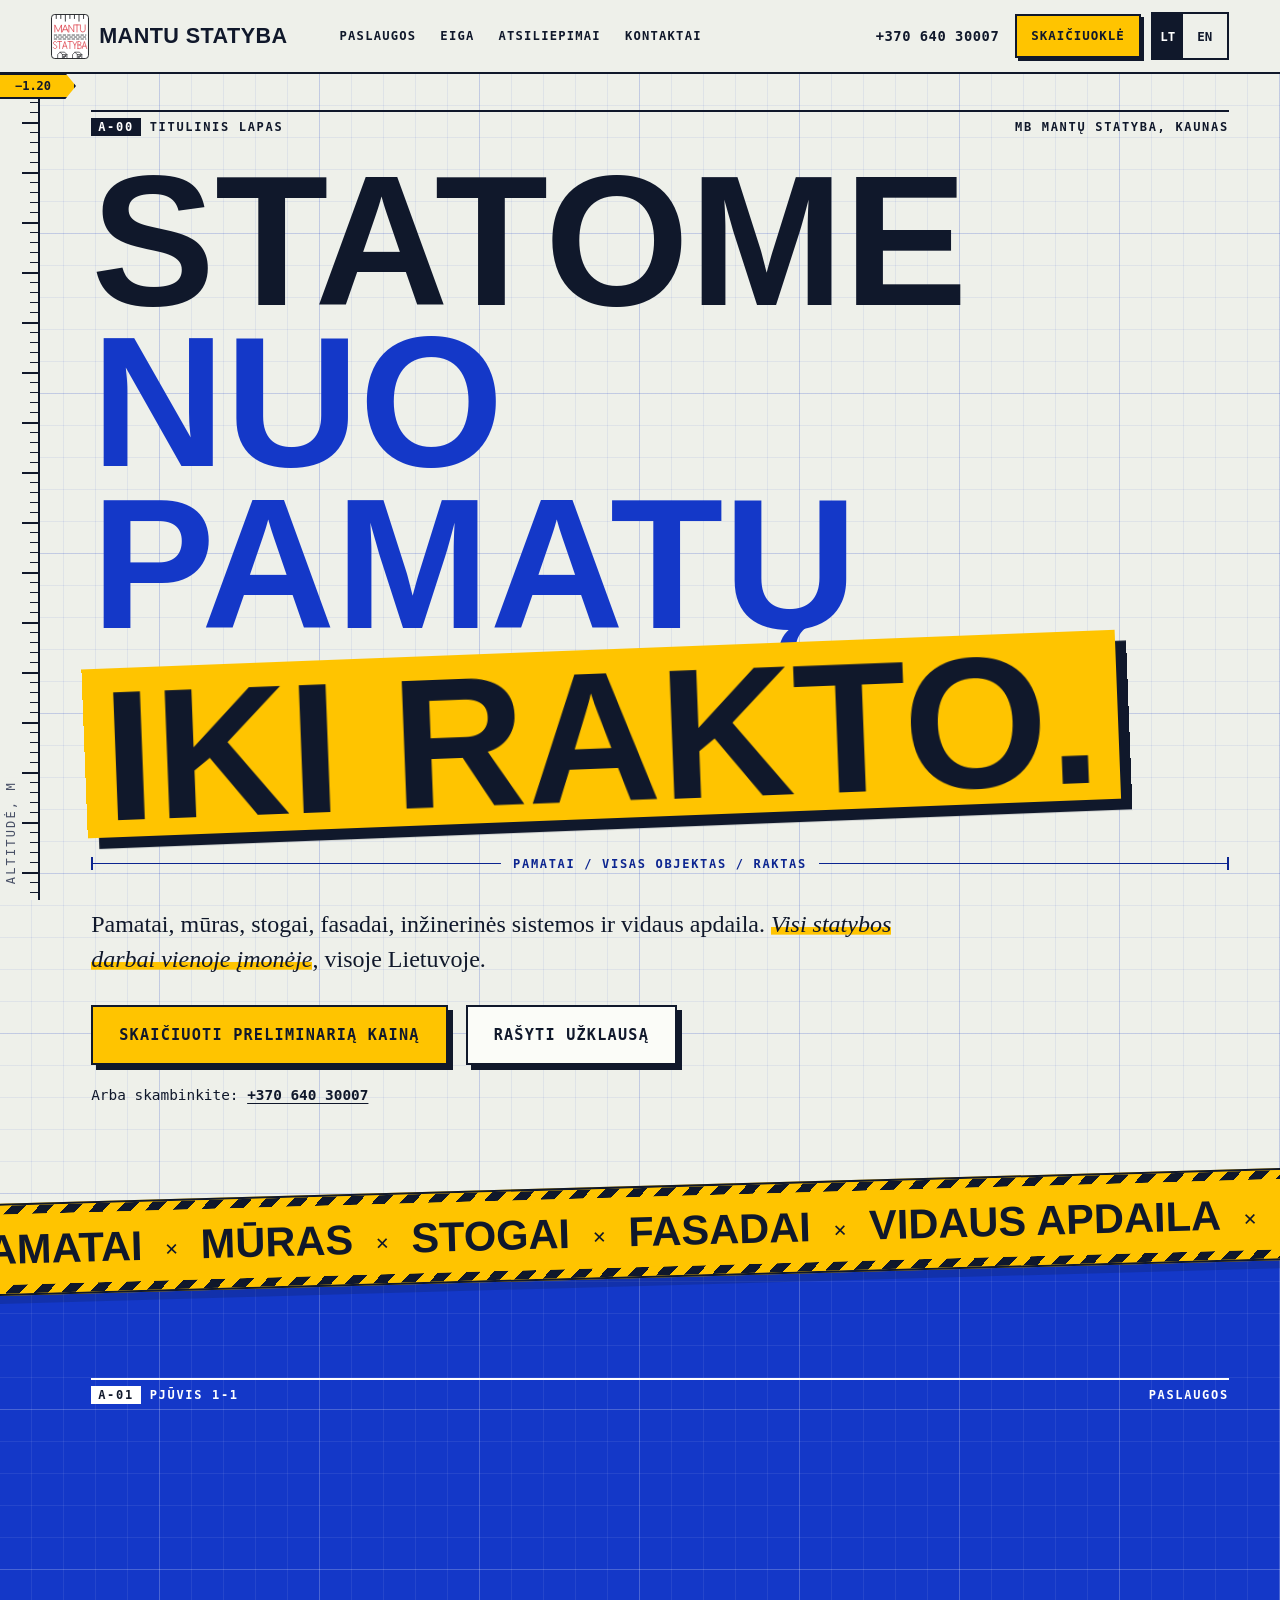
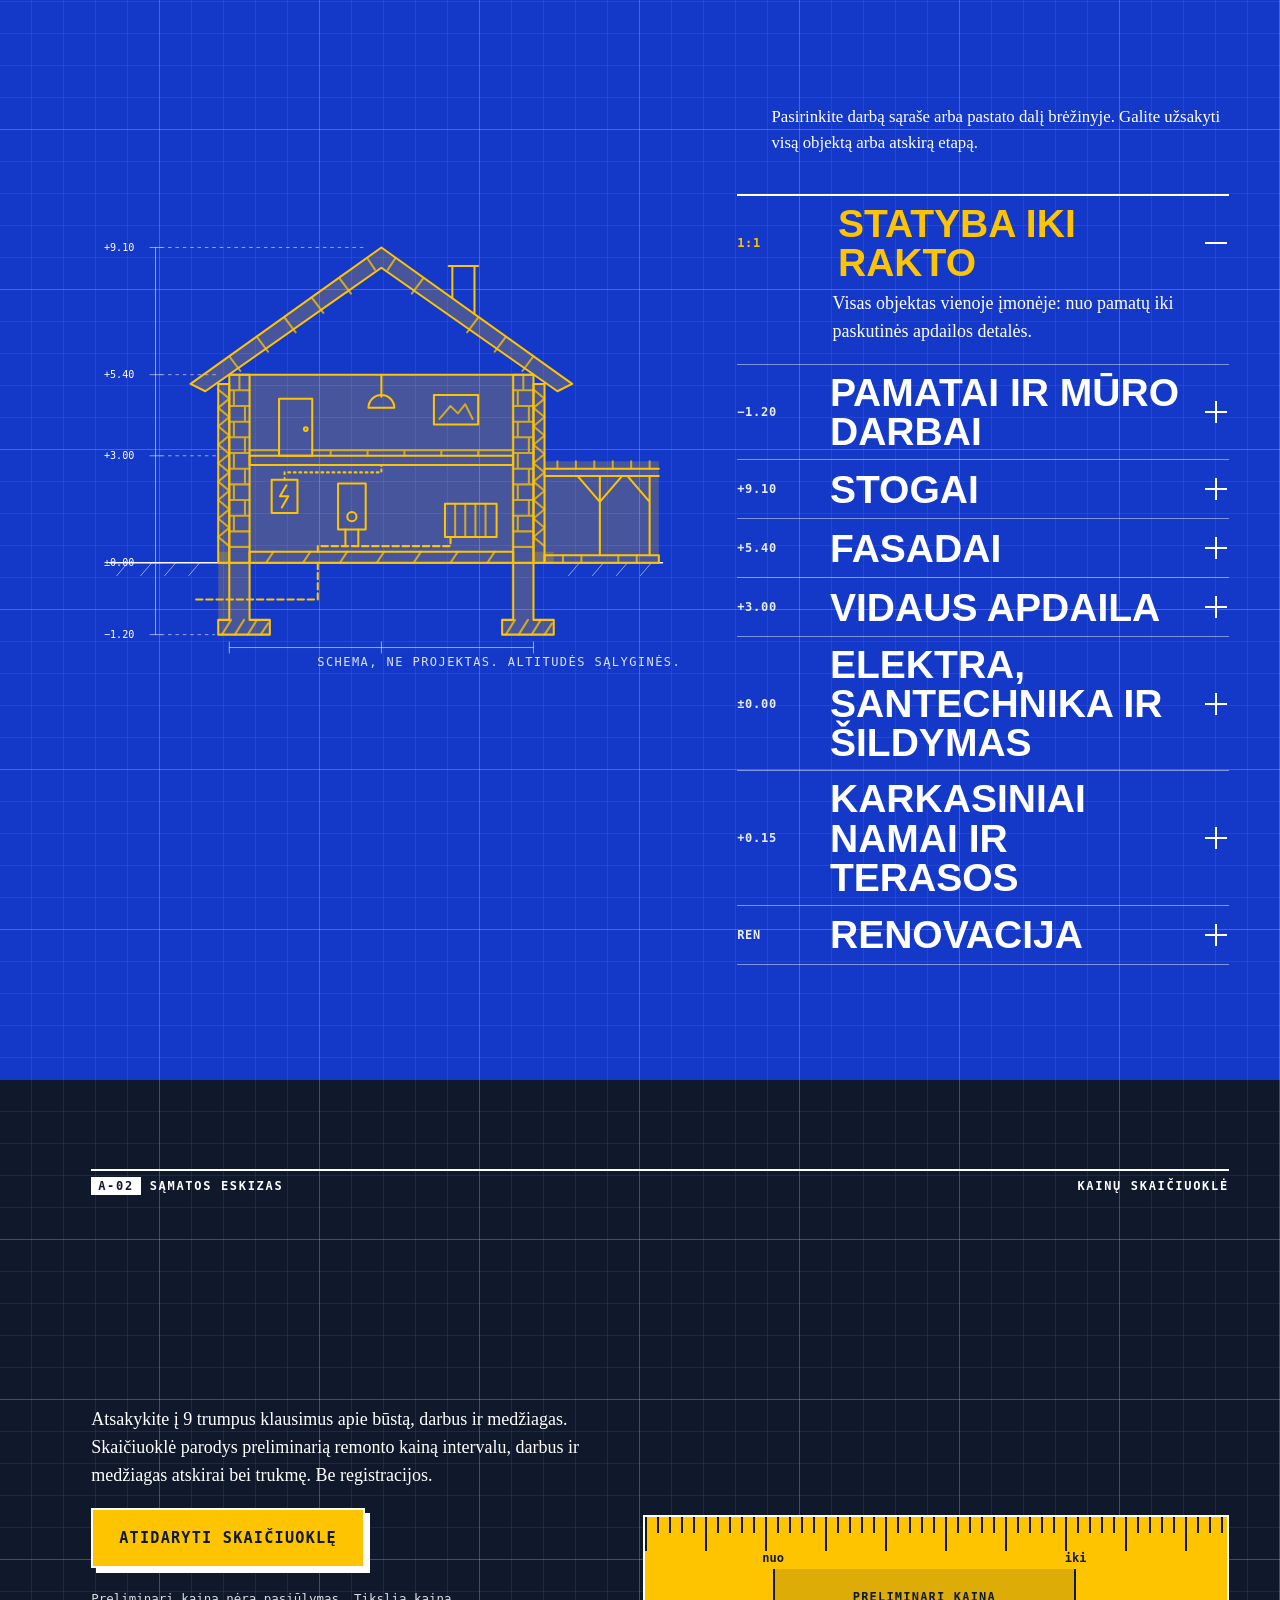
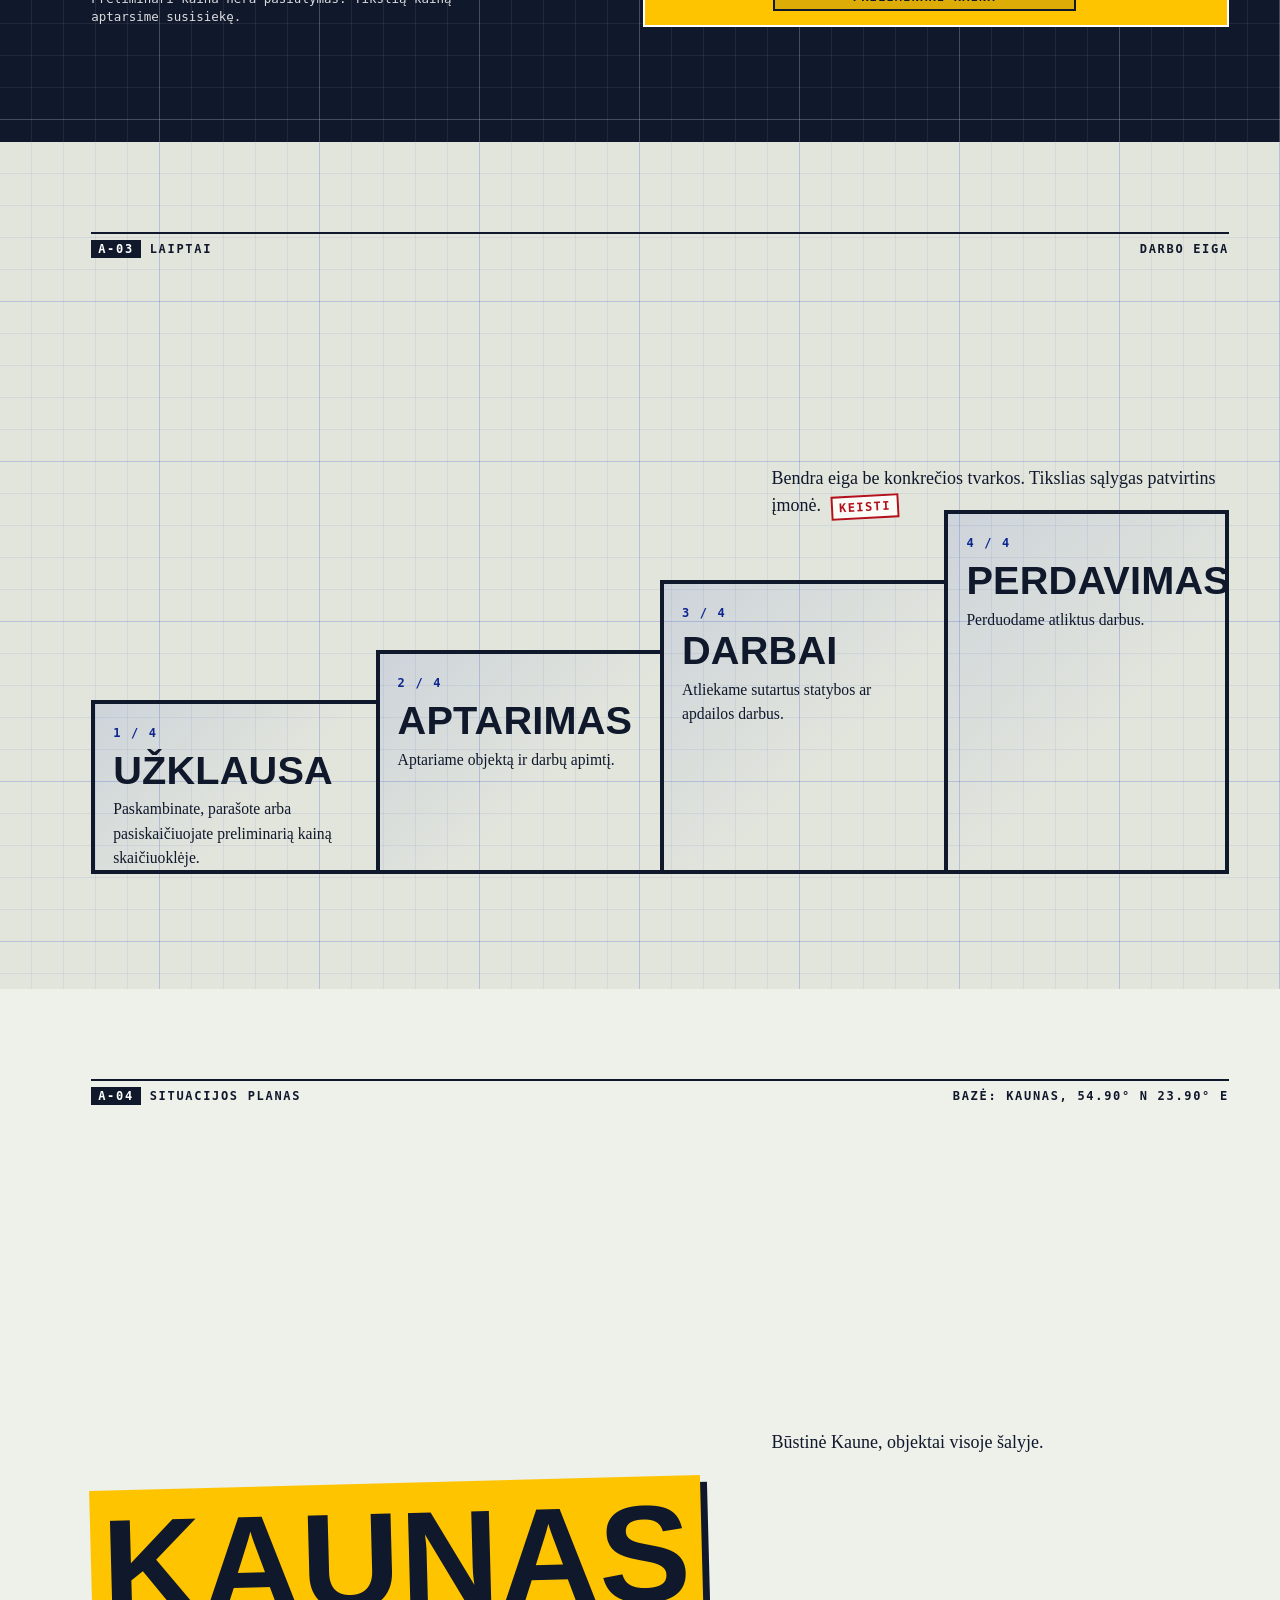
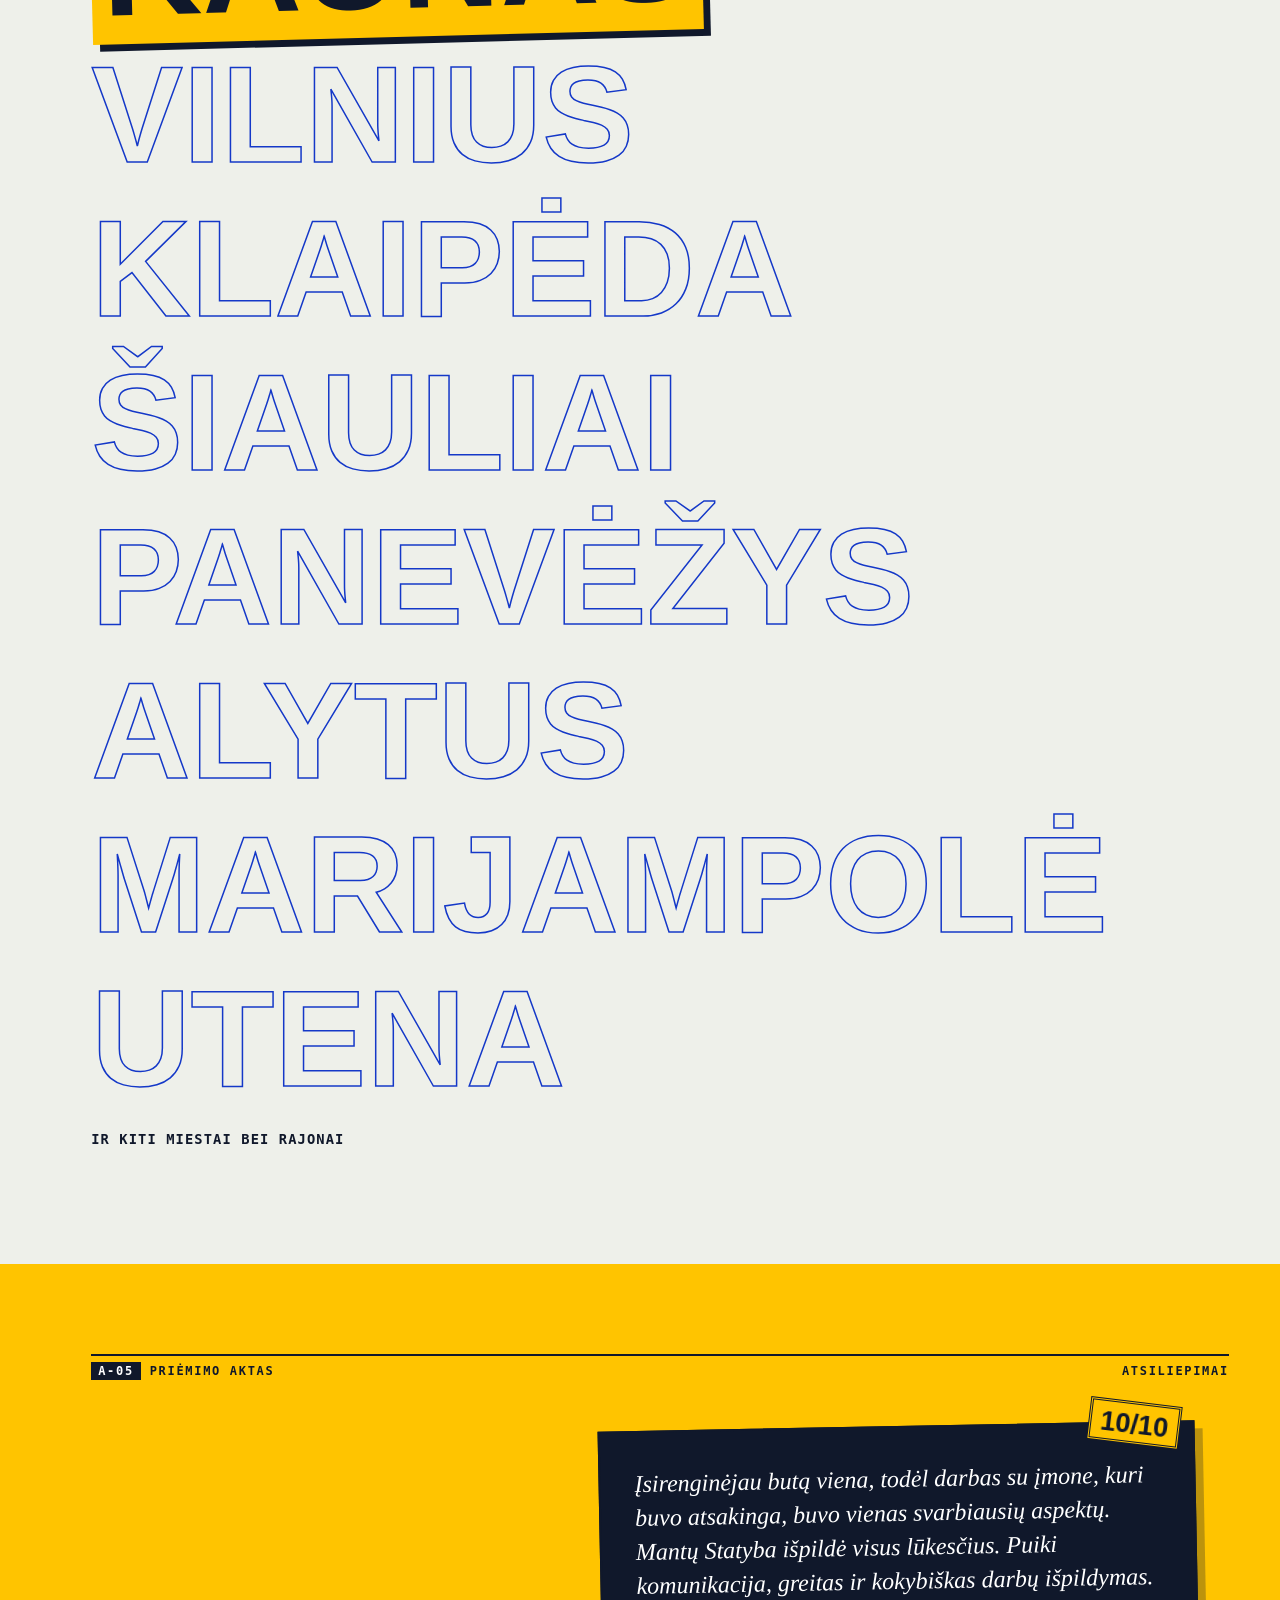
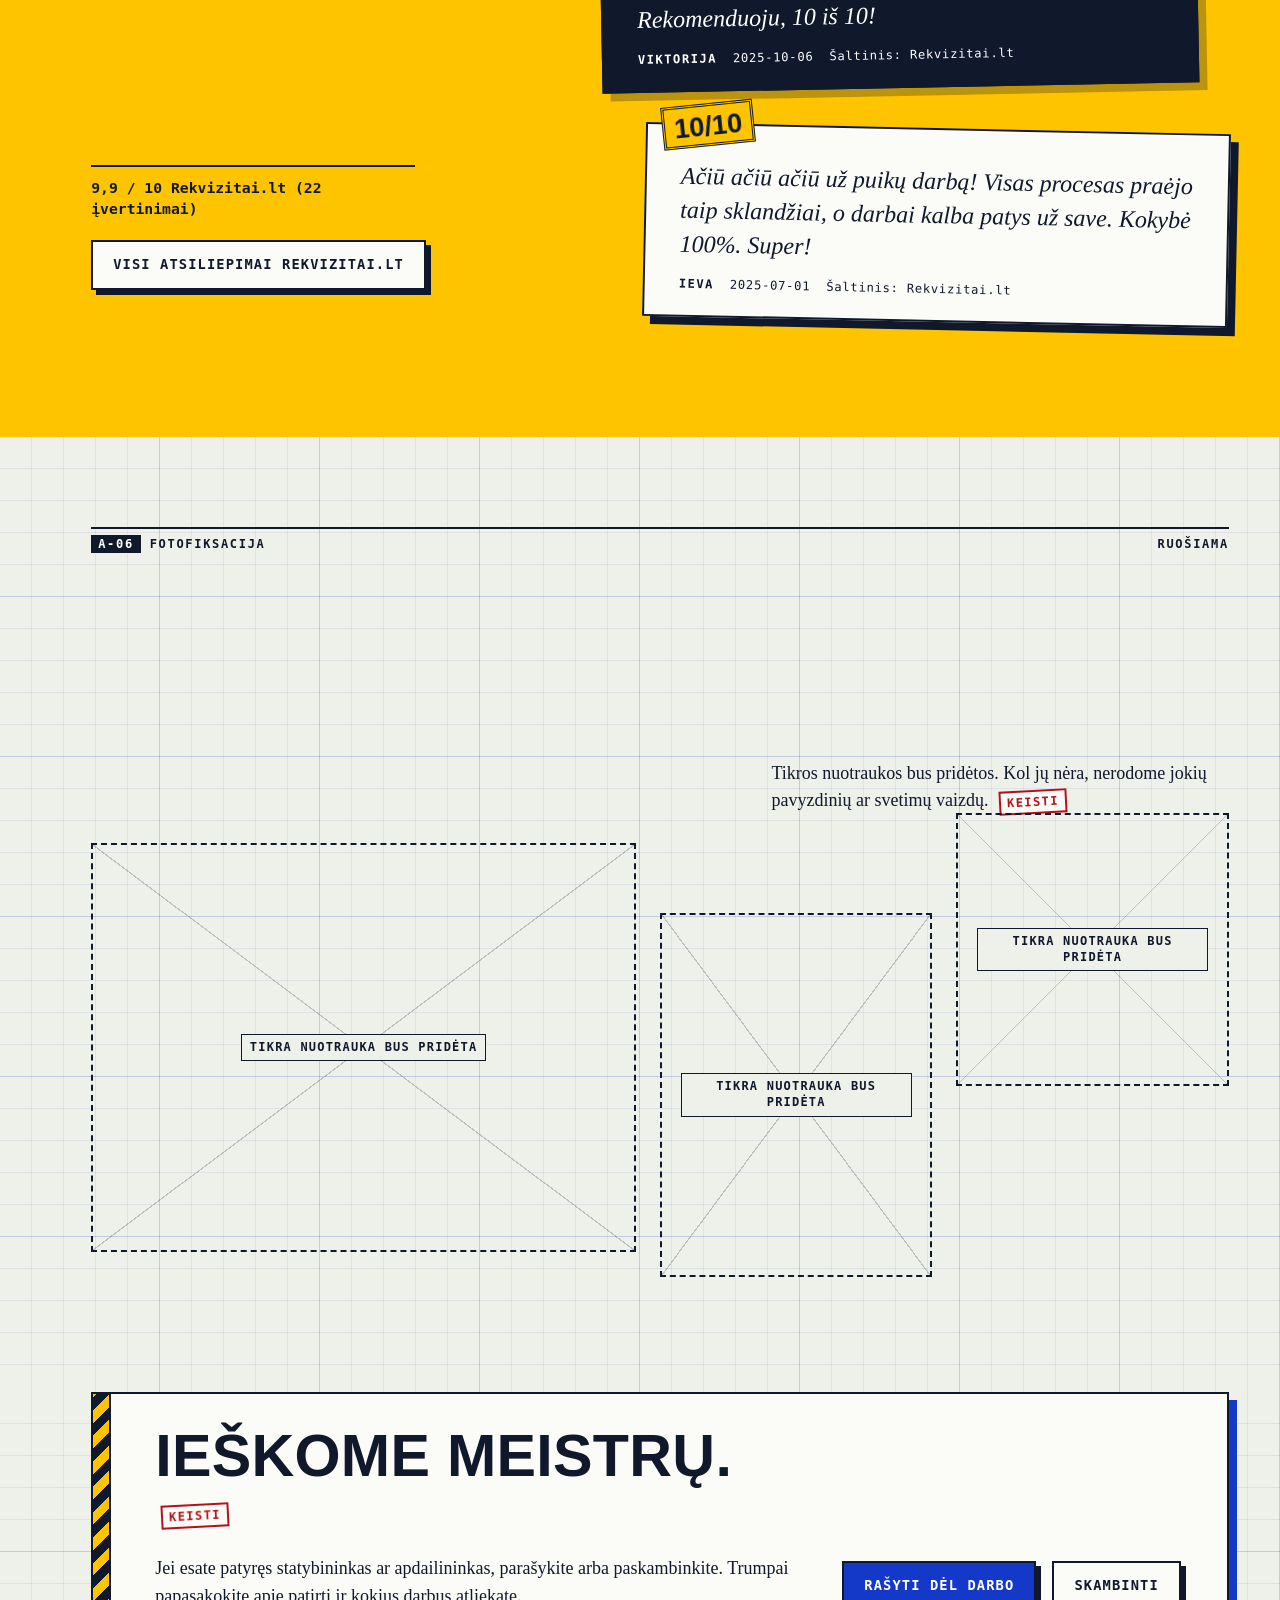
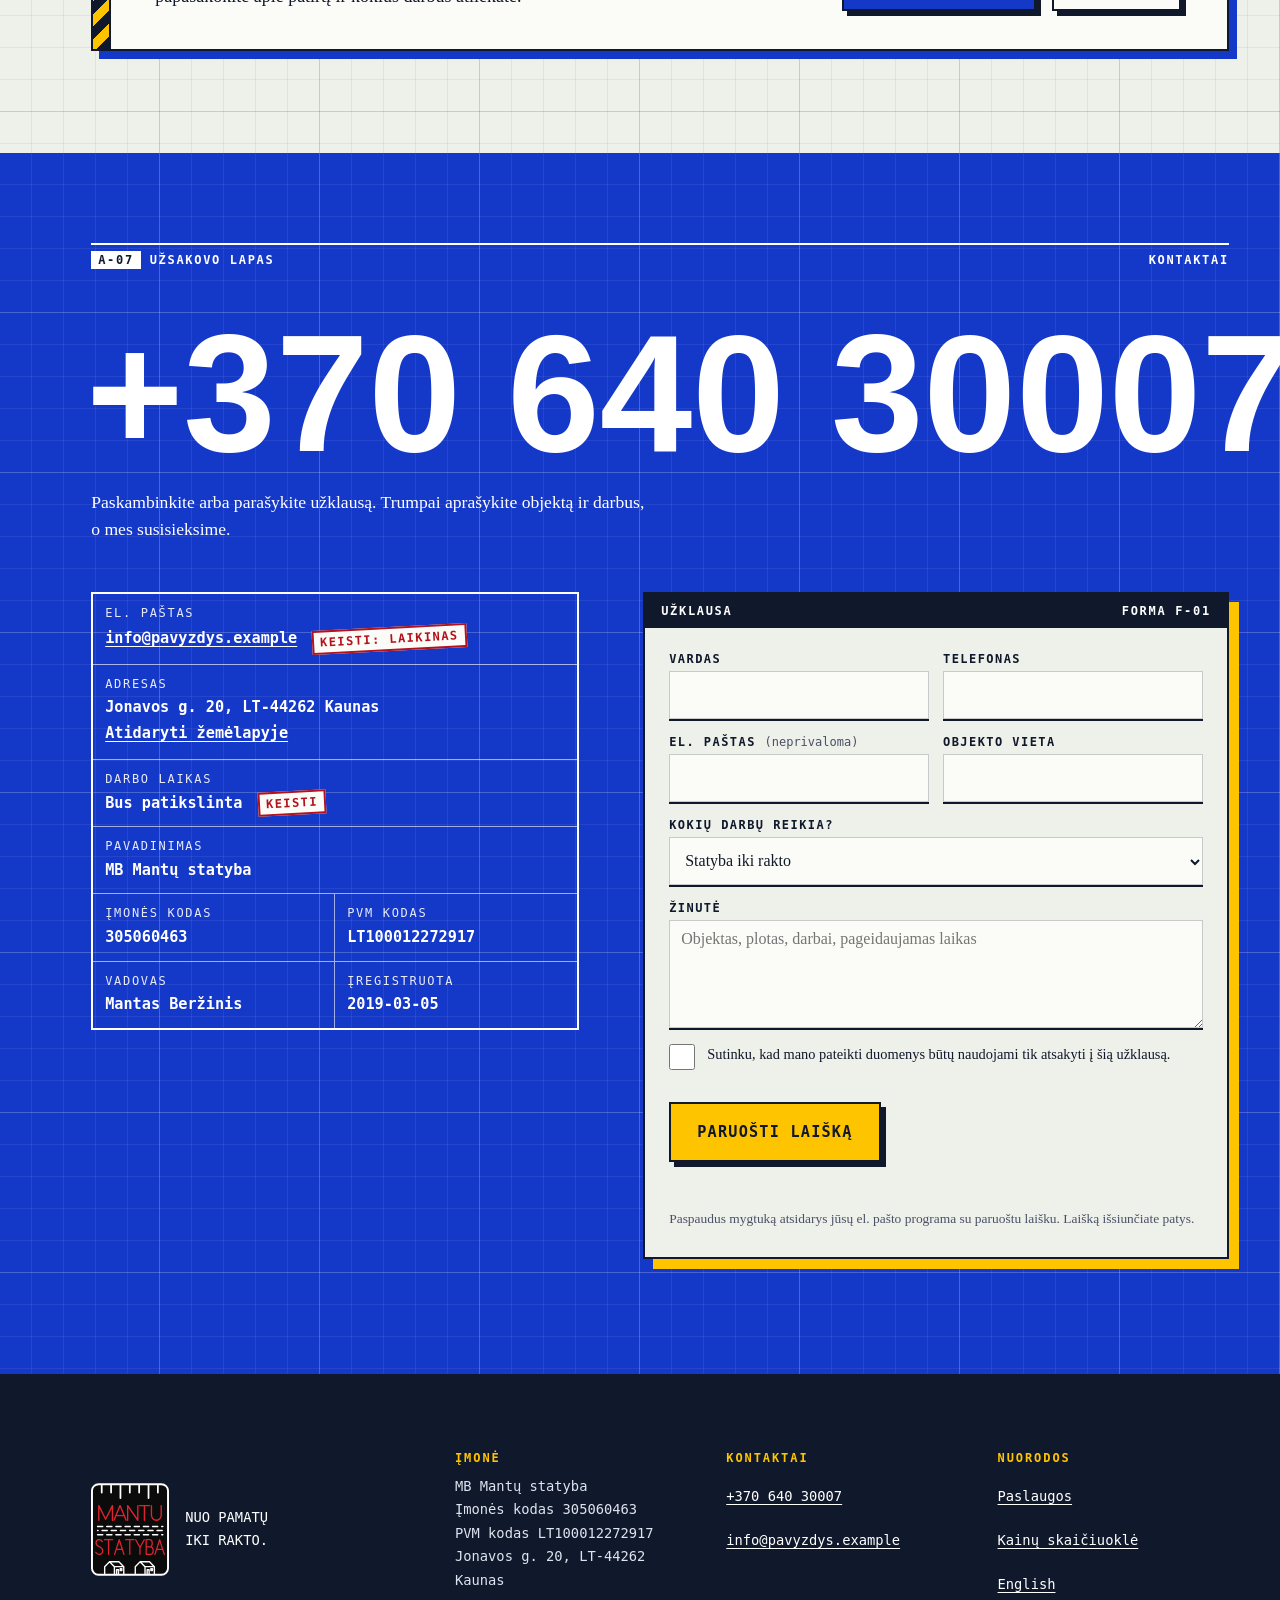
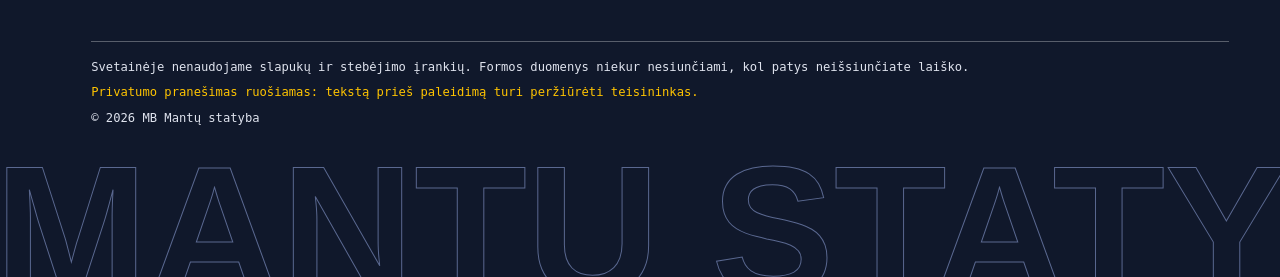
<file: mantu/index.html>
<!DOCTYPE html>
<html lang="lt">
<head>
  <meta charset="utf-8">
  <meta name="viewport" content="width=device-width, initial-scale=1">
  <title>Mantu Statyba | Statome nuo pamatų iki rakto visoje Lietuvoje</title>
  <meta name="description" content="MB Mantų statyba: pamatai, mūras, stogai, fasadai, inžinerinės sistemos, vidaus apdaila ir renovacija. Kaunas, dirbame visoje Lietuvoje. Preliminari kaina skaičiuoklėje.">
  <!-- KEISTI: kol tai juodraštis, puslapis neindeksuojamas. Paleidžiant tikru domenu šią eilutę ištrinkite. -->
  <meta name="robots" content="noindex, nofollow">
  <meta name="theme-color" content="#eef0ea">
  <link rel="alternate" hreflang="lt" href="index.html">
  <link rel="alternate" hreflang="en" href="en/index.html">
  <link rel="alternate" hreflang="x-default" href="index.html">
  <link rel="icon" href="assets/logo.svg" type="image/svg+xml">
  <link rel="stylesheet" href="styles.css">
  <script type="application/ld+json">
  {
    "@context": "https://schema.org",
    "@type": "GeneralContractor",
    "name": "Mantu Statyba",
    "legalName": "MB Mantų statyba",
    "foundingDate": "2019-03-05",
    "taxID": "305060463",
    "vatID": "LT100012272917",
    "telephone": "+37064030007",
    "numberOfEmployees": { "@type": "QuantitativeValue", "value": 5 },
    "address": { "@type": "PostalAddress", "streetAddress": "Jonavos g. 20", "postalCode": "LT-44262", "addressLocality": "Kaunas", "addressCountry": "LT" },
    "areaServed": { "@type": "Country", "name": "Lietuva" },
    "founder": { "@type": "Person", "name": "Mantas Beržinis" },
    "logo": "assets/logo.svg"
  }
  </script>
</head>
<body class="has-mbar">
  <a class="skip" href="#turinys">Pereiti prie turinio</a>

  <header class="hdr" id="top">
    <div class="hdr-in">
      <a class="brand-link" href="index.html" aria-label="Mantu Statyba, pradžia">
        <img src="assets/logo-light.svg" alt="" width="38" height="45">
        <span class="brand-txt"><span class="brand-name">Mantu Statyba</span></span>
      </a>
      <nav class="nav" aria-label="Pagrindinis meniu">
        <a href="#paslaugos">Paslaugos</a>
        <a href="#eiga">Eiga</a>
        <a href="#atsiliepimai">Atsiliepimai</a>
        <a href="#kontaktai">Kontaktai</a>
      </nav>
      <div class="hdr-act">
        <a class="hdr-tel" href="tel:+37064030007">+370 640 30007</a>
        <a class="button button--hz hdr-calc" href="skaiciuokle/index.html">Skaičiuoklė</a>
        <div class="lang" role="group" aria-label="Kalba">
          <span aria-current="true" lang="lt">LT</span>
          <a href="en/index.html" lang="en" hreflang="en" aria-label="English">EN</a>
        </div>
        <button class="menu-btn" type="button" aria-expanded="false" aria-controls="mnav"><span class="bars" aria-hidden="true"></span><span class="mtxt">Meniu</span></button>
      </div>
    </div>
    <nav class="mnav on-dark" id="mnav" aria-label="Mobilus meniu">
      <ul>
        <li><a href="#paslaugos">Paslaugos</a></li>
        <li><a href="#eiga">Eiga</a></li>
        <li><a href="#atsiliepimai">Atsiliepimai</a></li>
        <li><a href="#kontaktai">Kontaktai</a></li>
      </ul>
      <div class="mnav-btns">
        <a class="button button--hz" href="skaiciuokle/index.html">Kainų skaičiuoklė</a>
        <a class="button button--line" href="tel:+37064030007">Skambinti +370 640 30007</a>
      </div>
    </nav>
  </header>

  <div class="rail" role="slider" tabindex="0" aria-label="Puslapio padėtis" aria-orientation="vertical" aria-valuemin="0" aria-valuemax="100" aria-valuenow="0"><span class="rail-m">&minus;1.20</span><span class="rail-t">Altitudė, m</span></div>

  <main id="turinys">
    <!-- A-00 Titulinis lapas -->
    <section class="s-hero grid-bg on-paper" aria-labelledby="hero-h">
      <div class="container">
        <div class="lapas"><span><b>A-00</b> Titulinis lapas</span><span>MB Mantų statyba, Kaunas</span></div>
        <h1 id="hero-h"><span>Statome</span> <span class="h-b">nuo pamatų</span> <span class="h-hl">iki rakto.</span></h1>
        <p class="dim" aria-hidden="true"><span>Pamatai / visas objektas / raktas</span></p>
        <div class="hero-b">
          <div>
            <p class="hero-lead">Pamatai, mūras, stogai, fasadai, inžinerinės sistemos ir vidaus apdaila. <em>Visi statybos darbai vienoje įmonėje</em>, visoje Lietuvoje.</p>
            <div class="hero-cta">
              <a class="button button--hz button--lg" href="skaiciuokle/index.html">Skaičiuoti preliminarią kainą</a>
              <a class="button button--lg" href="#uzklausa">Rašyti užklausą</a>
            </div>
            <p class="hero-tel">Arba skambinkite: <a href="tel:+37064030007">+370 640 30007</a></p>
          </div>
        </div>
      </div>
    </section>

    <!-- Signalinė juosta -->
    <div class="tape-w" aria-label="Darbų sritys">
      <div class="tape">
        <div class="tape-run">
          <ul><li>Pamatai</li><li>Mūras</li><li>Stogai</li><li>Fasadai</li><li>Vidaus apdaila</li><li>Elektra</li><li>Santechnika</li><li>Šildymas</li><li>Karkasiniai namai</li><li>Terasos</li><li>Renovacija</li></ul>
          <ul aria-hidden="true"><li>Pamatai</li><li>Mūras</li><li>Stogai</li><li>Fasadai</li><li>Vidaus apdaila</li><li>Elektra</li><li>Santechnika</li><li>Šildymas</li><li>Karkasiniai namai</li><li>Terasos</li><li>Renovacija</li></ul>
        </div>
      </div>
    </div>

    <!-- A-01 Pjūvis: paslaugos -->
    <section class="sec s-pj bg-blue grid-bg on-dark" id="paslaugos" aria-labelledby="pj-h">
      <div class="container">
        <div class="lapas"><span><b>A-01</b> Pjūvis 1-1</span><span>Paslaugos</span></div>
        <div class="pj-head">
          <h2 id="pj-h" class="rv">Vienas pastatas. Visi darbai.</h2>
          <p>Pasirinkite darbą sąraše arba pastato dalį brėžinyje. Galite užsakyti visą objektą arba atskirą etapą.</p>
        </div>
        <div class="pj">
          <figure class="pj-fig">
            <svg class="pj-svg" viewBox="0 0 640 500" role="img" aria-label="Pastato pjūvio schema: pamatai, sienos, stogas, fasadas, vidaus apdaila, inžinerinės sistemos ir terasa" focusable="false">
              <g class="thin" stroke-dasharray="3 5"><path d="M76 58H300M76 196H136M76 284H136M76 478H134"/></g>
              <g class="thin"><path d="M70 58V478M64 58H76M64 196H76M64 284H76M64 400H76M64 478H76M150 492H480M150 486V498M480 486V498M315 486V498"/></g>
              <g><text x="14" y="62">+9.10</text><text x="14" y="200">+5.40</text><text x="14" y="288">+3.00</text><text x="14" y="404">&#177;0.00</text><text x="14" y="482">&#8722;1.20</text></g>
              <path d="M20 400H620"/>
              <path class="thin" d="M40 400l-12 14M66 400l-12 14M92 400l-12 14M118 400l-12 14M530 400l-12 14M556 400l-12 14M582 400l-12 14M608 400l-12 14"/>
              <g class="z" data-z="pamatai">
                <path class="zf" d="M138 388H502V400H480V462H502V478H446V462H458V400H172V462H194V478H138Z"/>
                <path d="M150 400V462H138V478H194V462H172V400M458 400V462H446V478H502V462H480V400"/>
                <rect x="172" y="388" width="286" height="12"/>
                <path class="thin" d="M142 478l10-16M156 478l10-16M170 478l10-16M184 478l8-12M450 478l10-16M464 478l10-16M478 478l10-16M492 478l8-12M190 400l8-12M230 400l8-12M270 400l8-12M310 400l8-12M350 400l8-12M390 400l8-12M430 400l8-12"/>
              </g>
              <g class="z" data-z="muras">
                <rect class="zf" x="150" y="196" width="22" height="192"/><rect class="zf" x="458" y="196" width="22" height="192"/><rect class="zf" x="172" y="284" width="286" height="10"/>
                <rect x="150" y="196" width="22" height="204"/><rect x="458" y="196" width="22" height="204"/>
                <rect x="172" y="284" width="286" height="10"/>
                <path d="M150 196H480"/>
                <path class="thin" d="M150 213h22m-22 17h22m-22 17h22m-22 17h22m-22 17h22m-22 17h22m-22 17h22m-22 17h22m-22 17h22m-22 17h22m-22 17h22M458 213h22m-22 17h22m-22 17h22m-22 17h22m-22 17h22m-22 17h22m-22 17h22m-22 17h22m-22 17h22m-22 17h22m-22 17h22M161 196v17m-6 17v-17m12 34v-17m-12 34v-17m12 34v-17m-12 34v-17m12 34v-17m-12 34v-17m12 34v-17m-12 34v-17M469 196v17m-6 17v-17m12 34v-17m-12 34v-17m12 34v-17m-12 34v-17m12 34v-17m-12 34v-17m12 34v-17m-12 34v-17"/>
              </g>
              <g class="z" data-z="stogas">
                <path class="zf" d="M108 206L315 58L522 206L506 214L315 80L124 214Z"/>
                <path d="M108 206L315 58L522 206L506 214L315 80L124 214Z"/>
                <path d="M392 113V78H416V130M388 78H420"/>
                <path class="thin" d="M150 176l12 16M180 155l12 16M210 134l12 16M240 113l12 16M270 92l12 16M480 176l-12 16M450 155l-12 16M420 134l-12 16M360 92l-12 16M300 70l8 12M330 70l-8 12"/>
              </g>
              <g class="z" data-z="fasadas">
                <rect class="zf" x="138" y="206" width="12" height="194"/><rect class="zf" x="480" y="206" width="12" height="194"/>
                <rect x="138" y="206" width="12" height="194"/><rect x="480" y="206" width="12" height="194"/>
                <path class="thin" d="M138 212l12 10l-12 10l12 10l-12 10l12 10l-12 10l12 10l-12 10l12 10l-12 10l12 10l-12 10l12 10l-12 10l12 10l-12 10l12 10M480 212l12 10l-12 10l12 10l-12 10l12 10l-12 10l12 10l-12 10l12 10l-12 10l12 10l-12 10l12 10l-12 10l12 10l-12 10l12 10"/>
              </g>
              <g class="z" data-z="apdaila">
                <rect class="zf" x="172" y="196" width="286" height="88"/>
                <path d="M315 196V220M301 232a14 14 0 0 1 28 0Z"/>
                <rect x="204" y="222" width="36" height="62"/><circle cx="233" cy="255" r="2"/>
                <rect x="372" y="218" width="48" height="32"/>
                <path class="thin" d="M172 278H204M240 278H458M378 244l12-14 8 8 8-10 8 16M260 284v-6M300 284v-6M340 284v-6M380 284v-6M420 284v-6"/>
              </g>
              <g class="z" data-z="inzinerija">
                <rect class="zf" x="172" y="294" width="286" height="94"/>
                <rect x="384" y="336" width="56" height="36"/>
                <path class="thin" d="M395 336v36m11-36v36m11-36v36m11-36v36"/>
                <path d="M390 372v10H246V388" stroke-dasharray="7 4"/><path d="M246 400V440H110" stroke-dasharray="7 4"/>
                <rect x="196" y="310" width="28" height="36"/><path d="M212 316l-7 12h9l-7 12"/>
                <path d="M210 310V302H315V294" stroke-dasharray="2 4"/>
                <rect x="268" y="314" width="30" height="50"/><circle cx="283" cy="350" r="5"/><path d="M276 364v18M290 364v18"/>
              </g>
              <g class="z" data-z="karkasas">
                <rect class="zf" x="492" y="290" width="124" height="110"/>
                <rect x="492" y="392" width="124" height="8"/>
                <path d="M552 392V306M606 392V306M492 298H616M492 306H616M552 334L576 306M606 334L582 306M552 334L528 306"/>
                <path class="thin" d="M506 298v-8M526 298v-8M546 298v-8M566 298v-8M586 298v-8M606 298v-8M512 392v8M532 392v8M572 392v8M592 392v8"/>
              </g>
            </svg>
            <figcaption>Schema, ne projektas. Altitudės sąlyginės.</figcaption>
          </figure>
          <ul class="pj-list">
            <li data-z="pamatai muras stogas fasadas apdaila inzinerija karkasas"><button class="pj-btn" type="button" aria-expanded="false"><span class="lv">1:1</span><span class="nm">Statyba iki rakto</span><span class="pl" aria-hidden="true"></span></button><div class="pj-txt"><p>Visas objektas vienoje įmonėje: nuo pamatų iki paskutinės apdailos detalės.</p></div></li>
            <li data-z="pamatai muras"><button class="pj-btn" type="button" aria-expanded="false"><span class="lv">&minus;1.20</span><span class="nm">Pamatai ir mūro darbai</span><span class="pl" aria-hidden="true"></span></button><div class="pj-txt"><p>Pamatai, perdangos ir mūras. Pagrindas, ant kurio statomas visas namas.</p></div></li>
            <li data-z="stogas"><button class="pj-btn" type="button" aria-expanded="false"><span class="lv">+9.10</span><span class="nm">Stogai</span><span class="pl" aria-hidden="true"></span></button><div class="pj-txt"><p>Stogo konstrukcijos, dengimas ir skardinimas naujiems namams ir rekonstrukcijai.</p></div></li>
            <li data-z="fasadas"><button class="pj-btn" type="button" aria-expanded="false"><span class="lv">+5.40</span><span class="nm">Fasadai</span><span class="pl" aria-hidden="true"></span></button><div class="pj-txt"><p>Fasadų darbai naujiems ir renovuojamiems pastatams.</p></div></li>
            <li data-z="apdaila"><button class="pj-btn" type="button" aria-expanded="false"><span class="lv">+3.00</span><span class="nm">Vidaus apdaila</span><span class="pl" aria-hidden="true"></span></button><div class="pj-txt"><p>Tinkavimas, glaistymas, dažymas, grindys, plytelės ir durys.</p></div></li>
            <li data-z="inzinerija"><button class="pj-btn" type="button" aria-expanded="false"><span class="lv">&plusmn;0.00</span><span class="nm">Elektra, santechnika ir šildymas</span><span class="pl" aria-hidden="true"></span></button><div class="pj-txt"><p>Inžinerinės sistemos: elektros instaliacija, vandentiekis, nuotekos ir šildymas.</p></div></li>
            <li data-z="karkasas"><button class="pj-btn" type="button" aria-expanded="false"><span class="lv">+0.15</span><span class="nm">Karkasiniai namai ir terasos</span><span class="pl" aria-hidden="true"></span></button><div class="pj-txt"><p>Mediniai karkasiniai namai, priestatai ir terasos.</p></div></li>
            <li data-z="muras stogas fasadas"><button class="pj-btn" type="button" aria-expanded="false"><span class="lv">REN</span><span class="nm">Renovacija</span><span class="pl" aria-hidden="true"></span></button><div class="pj-txt"><p>Senų pastatų atnaujinimas: nuo konstrukcijų iki apdailos.</p></div></li>
          </ul>
        </div>
      </div>
    </section>

    <!-- A-02 Skaičiuoklė -->
    <section class="sec s-calc bg-ink grid-bg on-dark" id="skaiciuokle" aria-labelledby="kk-h">
      <div class="container">
        <div class="lapas"><span><b>A-02</b> Sąmatos eskizas</span><span>Kainų skaičiuoklė</span></div>
        <h2 id="kk-h" class="kk rv">Kiek kainuos?</h2>
        <div class="calc-b">
          <div>
            <p>Atsakykite į 9 trumpus klausimus apie būstą, darbus ir medžiagas. Skaičiuoklė parodys preliminarią remonto kainą intervalu, darbus ir medžiagas atskirai bei trukmę. Be registracijos.</p>
            <div class="hero-cta"><a class="button button--hz button--lg" href="skaiciuokle/index.html">Atidaryti skaičiuoklę</a></div>
            <p class="fine">Preliminari kaina nėra pasiūlymas. Tikslią kainą aptarsime susisiekę.</p>
          </div>
          <div class="tapeline" aria-hidden="true"><span class="tl-a">nuo</span><span class="tl-z">iki</span><span class="tl-r">Preliminari kaina</span></div>
        </div>
      </div>
    </section>

    <!-- A-03 Eiga -->
    <section class="sec s-eiga grid-bg on-paper" id="eiga" aria-labelledby="eiga-h">
      <div class="container">
        <div class="lapas"><span><b>A-03</b> Laiptai</span><span>Darbo eiga</span></div>
        <div class="eiga-h">
          <h2 id="eiga-h" class="rv">Keturi laipteliai.</h2>
          <!-- KEISTI: darbo eigą (apžiūra, sąmata, sutartis, mokėjimas) turi patvirtinti savininkas. Kol nepatvirtinta, etapai aprašyti tik bendrai. -->
          <p>Bendra eiga be konkrečios tvarkos. Tikslias sąlygas patvirtins įmonė. <span class="keisti">Keisti</span></p>
        </div>
        <ol class="laiptai">
          <li class="rv-up"><span class="k">1 / 4</span><h3>Užklausa</h3><p>Paskambinate, parašote arba pasiskaičiuojate preliminarią kainą skaičiuoklėje.</p></li>
          <li class="rv-up"><span class="k">2 / 4</span><h3>Aptarimas</h3><p>Aptariame objektą ir darbų apimtį.</p></li>
          <li class="rv-up"><span class="k">3 / 4</span><h3>Darbai</h3><p>Atliekame sutartus statybos ar apdailos darbus.</p></li>
          <li class="rv-up"><span class="k">4 / 4</span><h3>Perdavimas</h3><p>Perduodame atliktus darbus.</p></li>
        </ol>
      </div>
    </section>

    <!-- A-04 Aprėptis -->
    <section class="sec s-geo" id="apreptis" aria-labelledby="geo-h">
      <div class="container">
        <div class="lapas"><span><b>A-04</b> Situacijos planas</span><span>Bazė: Kaunas, 54.90&deg; N 23.90&deg; E</span></div>
        <div class="geo-top">
          <h2 id="geo-h" class="rv">Dirbame visoje Lietuvoje.</h2>
          <p>Būstinė Kaune, objektai visoje šalyje.</p>
        </div>
        <ul class="miestai">
          <li class="hq">Kaunas</li><li>Vilnius</li><li>Klaipėda</li><li>Šiauliai</li><li>Panevėžys</li><li>Alytus</li><li>Marijampolė</li><li>Utena</li>
          <li class="etc">ir kiti miestai bei rajonai</li>
        </ul>
      </div>
    </section>

    <!-- A-05 Atsiliepimai. Tekstai pažodžiui iš Rekvizitai.lt (pateikė koordinatorius 2026-11-16). Tekstų nekeisti, kitų nepridėti. -->
    <section class="sec s-ats" id="atsiliepimai" aria-labelledby="ats-h">
      <div class="container">
        <div class="lapas"><span><b>A-05</b> Priėmimo aktas</span><span>Atsiliepimai</span></div>
        <div class="ats">
          <div>
            <h2 id="ats-h" class="sr-only">Įvertinimas ir atsiliepimai</h2>
            <p class="ats-n rv" aria-hidden="true">9,9<small>/10</small></p>
            <p class="ats-s">9,9 / 10 Rekvizitai.lt (22 įvertinimai)</p>
            <a class="button" href="https://rekvizitai.vz.lt/imone/mantu_statyba/atsiliepimai/" target="_blank" rel="noopener">Visi atsiliepimai Rekvizitai.lt<span class="sr-only"> (atsidaro naujame lange)</span></a>
          </div>
          <div class="ats-q">
            <figure class="cit cit-1 rv-up">
              <span class="antsp" aria-label="Įvertinimas 10 iš 10">10/10</span>
              <blockquote><p>Įsirenginėjau butą viena, todėl darbas su įmone, kuri buvo atsakinga, buvo vienas svarbiausių aspektų. Mantų Statyba išpildė visus lūkesčius. Puiki komunikacija, greitas ir kokybiškas darbų išpildymas. Rekomenduoju, 10 iš 10!</p></blockquote>
              <figcaption><b>Viktorija</b><span>2025-10-06</span><span>Šaltinis: Rekvizitai.lt</span></figcaption>
            </figure>
            <figure class="cit cit-2 rv-up">
              <span class="antsp" aria-label="Įvertinimas 10 iš 10">10/10</span>
              <blockquote><p>Ačiū ačiū ačiū už puikų darbą! Visas procesas praėjo taip sklandžiai, o darbai kalba patys už save. Kokybė 100%. Super!</p></blockquote>
              <figcaption><b>Ieva</b><span>2025-07-01</span><span>Šaltinis: Rekvizitai.lt</span></figcaption>
            </figure>
          </div>
        </div>
      </div>
    </section>

    <!-- A-06 Objektai. KEISTI: čia įkelkite tikras objektų nuotraukas (assets/darbai/...). -->
    <section class="sec s-obj grid-bg on-paper" id="objektai" aria-labelledby="obj-h">
      <div class="container">
        <div class="lapas"><span><b>A-06</b> Fotofiksacija</span><span>Ruošiama</span></div>
        <div class="obj-top">
          <h2 id="obj-h" class="rv">Mūsų objektai.</h2>
          <p>Tikros nuotraukos bus pridėtos. Kol jų nėra, nerodome jokių pavyzdinių ar svetimų vaizdų. <span class="keisti">Keisti</span></p>
        </div>
        <div class="remai">
          <div class="remas"><span>Tikra nuotrauka bus pridėta</span></div>
          <div class="remas"><span>Tikra nuotrauka bus pridėta</span></div>
          <div class="remas"><span>Tikra nuotrauka bus pridėta</span></div>
        </div>
      </div>
    </section>

    <!-- Karjera (be lapo numerio). KEISTI: karjeros tekstą patvirtina savininkas. -->
    <section class="s-karj grid-bg on-paper" id="karjera" aria-labelledby="karj-h">
      <div class="container">
        <div class="karj">
          <div>
            <h2 id="karj-h">Ieškome meistrų. <span class="keisti">Keisti</span></h2>
            <p>Jei esate patyręs statybininkas ar apdailininkas, parašykite arba paskambinkite. Trumpai papasakokite apie patirtį ir kokius darbus atliekate.</p>
          </div>
          <div class="karj-b">
            <a class="button button--blue" href="mailto:info@pavyzdys.example?subject=D%C4%97l%20darbo%20Mantu%20Statyba">Rašyti dėl darbo</a>
            <a class="button" href="tel:+37064030007">Skambinti</a>
          </div>
        </div>
      </div>
    </section>

    <!-- A-07 Kontaktai -->
    <section class="sec s-kont bg-blue grid-bg on-dark" id="kontaktai" aria-labelledby="kont-h">
      <div class="container">
        <div class="lapas"><span><b>A-07</b> Užsakovo lapas</span><span>Kontaktai</span></div>
        <h2 id="kont-h" class="sr-only">Kontaktai</h2>
        <a class="tel-xl" href="tel:+37064030007">+370 640 30007</a>
        <p class="kont-l">Paskambinkite arba parašykite užklausą. Trumpai aprašykite objektą ir darbus, o mes susisieksime.</p>
        <div class="kont">
          <dl class="rekv">
            <!-- KEISTI: el. pašto adresas nežinomas, info@pavyzdys.example yra laikinas. -->
            <div class="w"><dt>El. paštas</dt><dd><a href="mailto:info@pavyzdys.example">info@pavyzdys.example</a> <span class="keisti">Keisti: laikinas</span></dd></div>
            <div class="w"><dt>Adresas</dt><dd>Jonavos g. 20, LT-44262 Kaunas<br><a href="https://www.google.com/maps/search/?api=1&amp;query=Jonavos+g.+20%2C+44262+Kaunas" rel="noopener" target="_blank">Atidaryti žemėlapyje<span class="sr-only"> (atsidaro naujame lange)</span></a></dd></div>
            <!-- KEISTI: darbo laiką nurodo savininkas. -->
            <div class="w"><dt>Darbo laikas</dt><dd>Bus patikslinta <span class="keisti">Keisti</span></dd></div>
            <div class="w"><dt>Pavadinimas</dt><dd>MB Mantų statyba</dd></div>
            <div><dt>Įmonės kodas</dt><dd>305060463</dd></div>
            <div><dt>PVM kodas</dt><dd>LT100012272917</dd></div>
            <div><dt>Vadovas</dt><dd>Mantas Beržinis</dd></div>
            <div><dt>Įregistruota</dt><dd>2019-03-05</dd></div>
          </dl>
          <!-- Forma sudaro mailto laišką lankytojo el. pašto programoje. Nieko nesiunčia į serverį. KEISTI: action el. paštą. -->
          <form class="forma" id="uzklausa" action="mailto:info@pavyzdys.example" method="post" novalidate>
            <div class="forma-h"><h3>Užklausa</h3><span aria-hidden="true">Forma F-01</span></div>
            <div class="forma-b">
              <div class="f2">
                <div class="fld"><label for="f-name">Vardas</label><input id="f-name" name="vardas" data-label="Vardas" autocomplete="name" required maxlength="60"></div>
                <div class="fld"><label for="f-tel">Telefonas</label><input id="f-tel" name="telefonas" data-label="Telefonas" type="tel" autocomplete="tel" inputmode="tel" required maxlength="20"></div>
                <div class="fld"><label for="f-mail">El. paštas <span class="opt">(neprivaloma)</span></label><input id="f-mail" name="el_pastas" data-label="El. paštas" type="email" autocomplete="email" maxlength="80"></div>
                <div class="fld"><label for="f-city">Objekto vieta</label><input id="f-city" name="vieta" data-label="Objekto vieta" autocomplete="address-level2" maxlength="80"></div>
              </div>
              <div class="fld"><label for="f-svc">Kokių darbų reikia?</label>
                <select id="f-svc" name="paslauga" data-label="Paslauga">
                  <option>Statyba iki rakto</option><option>Pamatai ir mūro darbai</option><option>Stogai</option><option>Fasadai</option><option>Vidaus apdaila</option><option>Elektra, santechnika ir šildymas</option><option>Karkasiniai namai ir terasos</option><option>Renovacija</option><option>Kita</option>
                </select>
              </div>
              <div class="fld"><label for="f-msg">Žinutė</label><textarea id="f-msg" name="zinute" data-label="Žinutė" maxlength="1200" placeholder="Objektas, plotas, darbai, pageidaujamas laikas"></textarea></div>
              <div class="hp-field" aria-hidden="true"><label for="f-web">Svetainė</label><input id="f-web" name="website" tabindex="-1" autocomplete="off"></div>
              <label class="sut"><input type="checkbox" id="f-ok" name="sutikimas" required><span>Sutinku, kad mano pateikti duomenys būtų naudojami tik atsakyti į šią užklausą.</span></label>
              <button class="button button--hz button--lg" type="submit">Paruošti laišką</button>
              <p class="form-msg" id="form-msg" role="status"></p>
              <p class="f-note">Paspaudus mygtuką atsidarys jūsų el. pašto programa su paruoštu laišku. Laišką išsiunčiate patys.</p>
            </div>
          </form>
        </div>
      </div>
    </section>
  </main>

  <footer class="ftr">
    <div class="container">
      <div class="ftr-g">
        <div class="ftr-brand">
          <img src="assets/logo.svg" alt="Mantu Statyba logotipas" width="78" height="93">
          <p>Nuo pamatų<br>iki rakto.</p>
        </div>
        <div>
          <h2>Įmonė</h2>
          <p>MB Mantų statyba<br>Įmonės kodas 305060463<br>PVM kodas LT100012272917<br>Jonavos g. 20, LT-44262 Kaunas</p>
        </div>
        <div>
          <h2>Kontaktai</h2>
          <ul>
            <li><a href="tel:+37064030007">+370 640 30007</a></li>
            <li><a href="mailto:info@pavyzdys.example">info@pavyzdys.example</a></li>
          </ul>
        </div>
        <div>
          <h2>Nuorodos</h2>
          <ul>
            <li><a href="#paslaugos">Paslaugos</a></li>
            <li><a href="skaiciuokle/index.html">Kainų skaičiuoklė</a></li>
            <li><a href="en/index.html" lang="en" hreflang="en">English</a></li>
          </ul>
        </div>
      </div>
      <div class="ftr-n">
        <p>Svetainėje nenaudojame slapukų ir stebėjimo įrankių. Formos duomenys niekur nesiunčiami, kol patys neišsiunčiate laiško.</p>
        <!-- KEISTI: privatumo pranešimą turi parengti ar peržiūrėti teisininkas. -->
        <p class="legal-note">Privatumo pranešimas ruošiamas: tekstą prieš paleidimą turi peržiūrėti teisininkas.</p>
        <p>&copy; 2026 MB Mantų statyba</p>
      </div>
    </div>
    <p class="ftr-xl" aria-hidden="true">Mantu Statyba</p>
  </footer>

  <div class="mbar-site">
    <a href="tel:+37064030007">Skambinti</a>
    <a href="skaiciuokle/index.html">Skaičiuoklė</a>
  </div>

  <script src="script.js" defer></script>
</body>
</html>
</file>
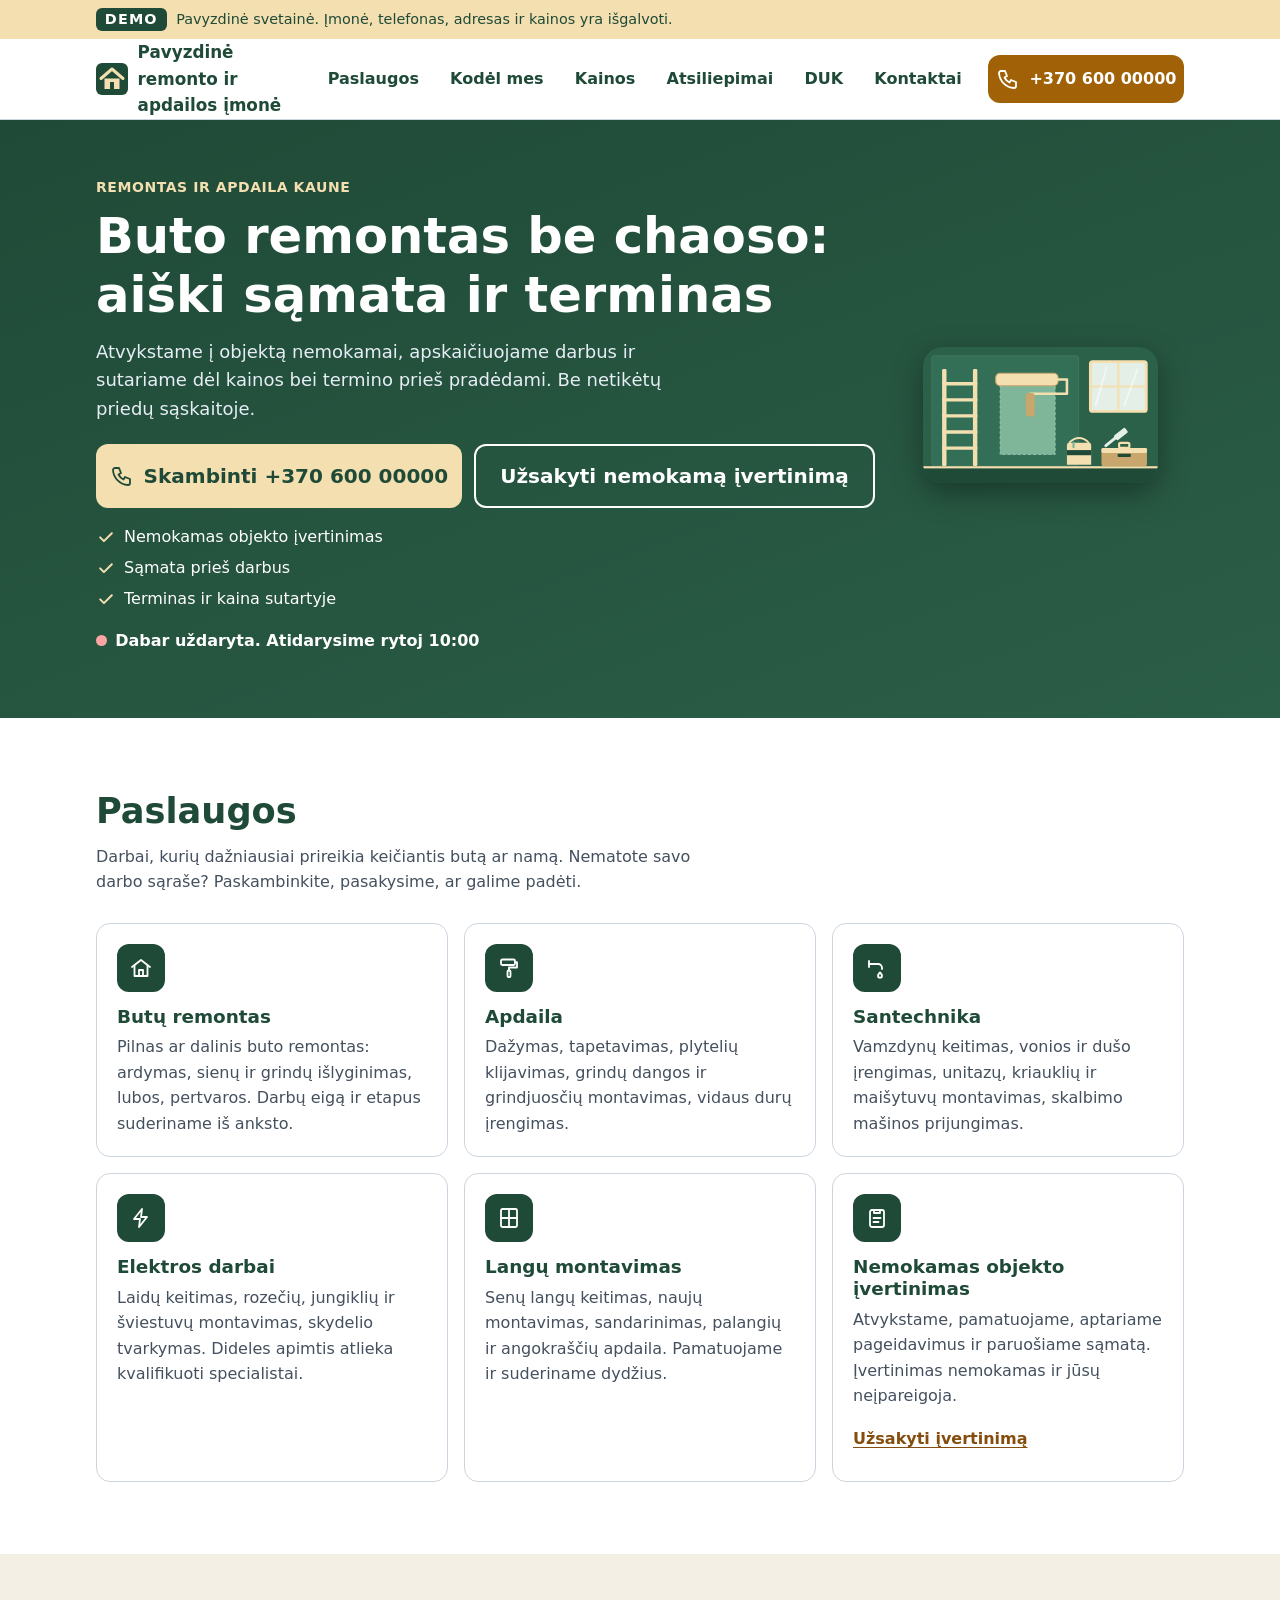
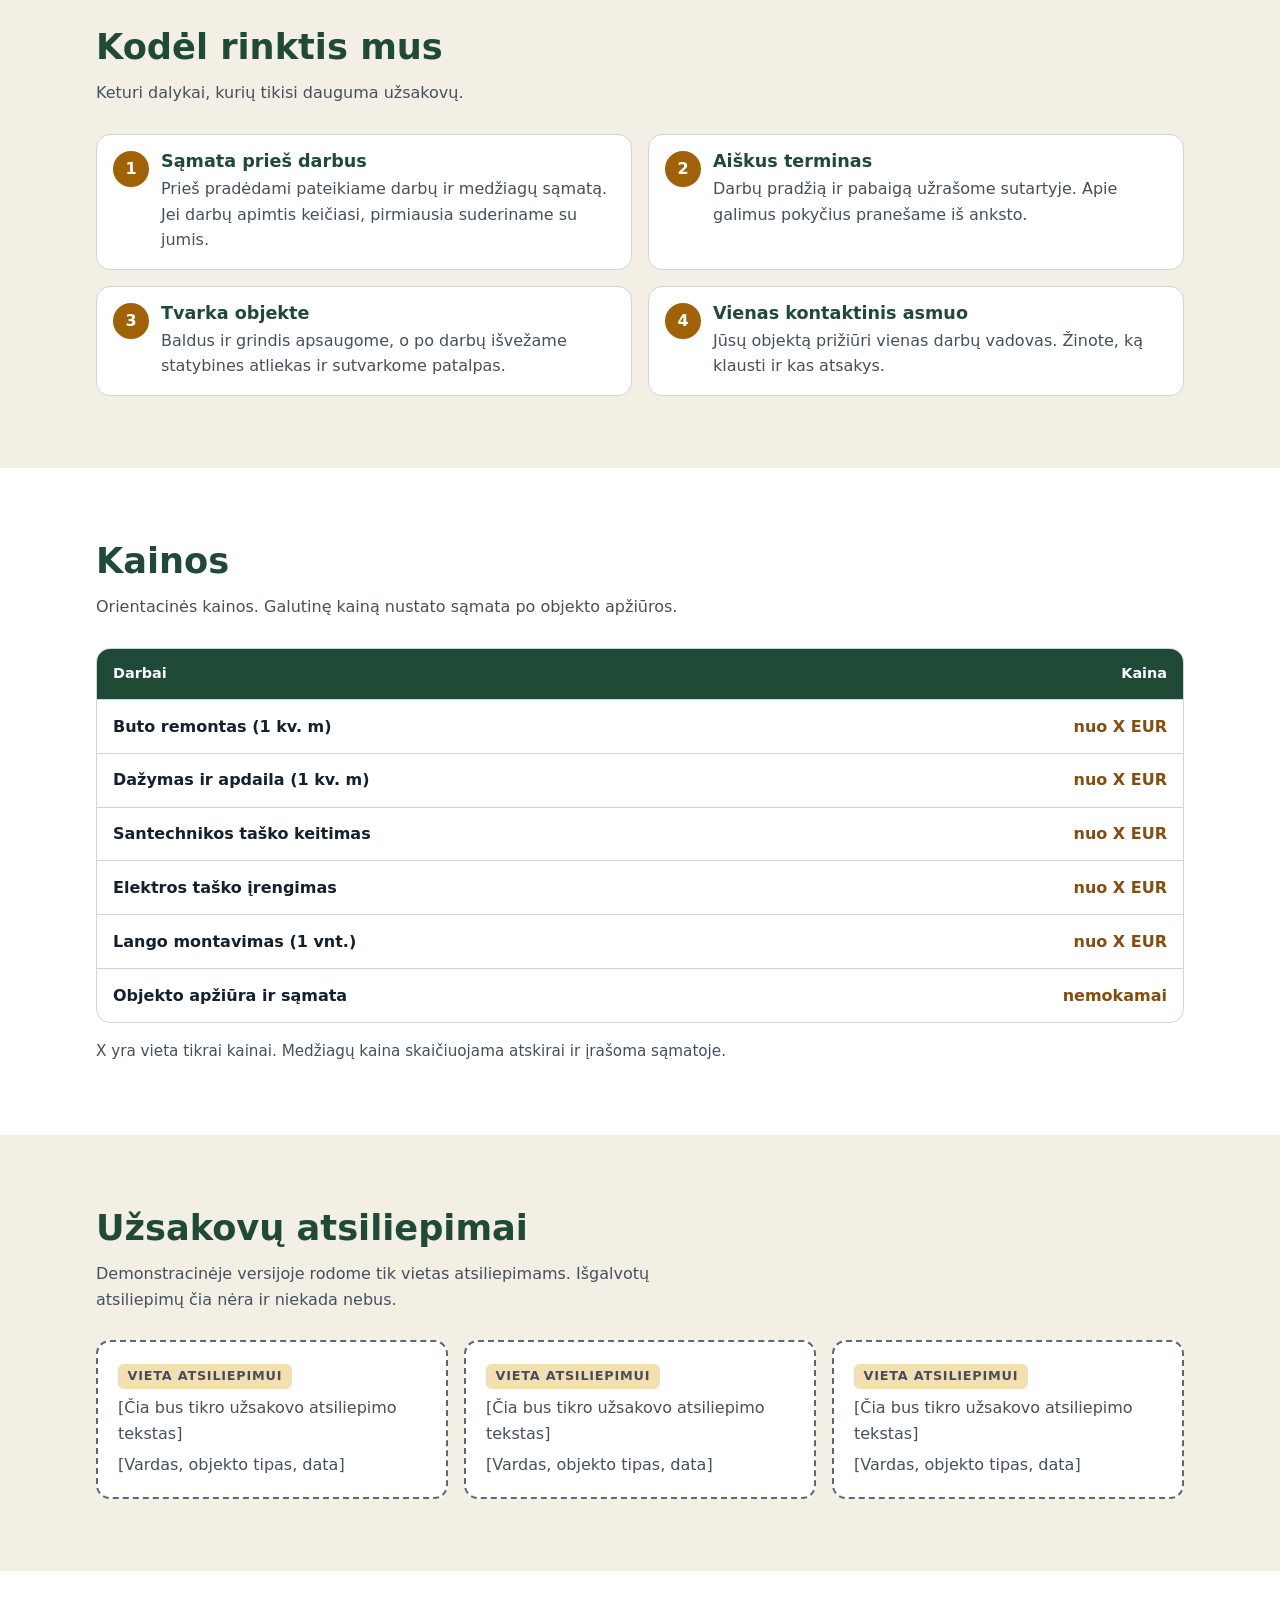
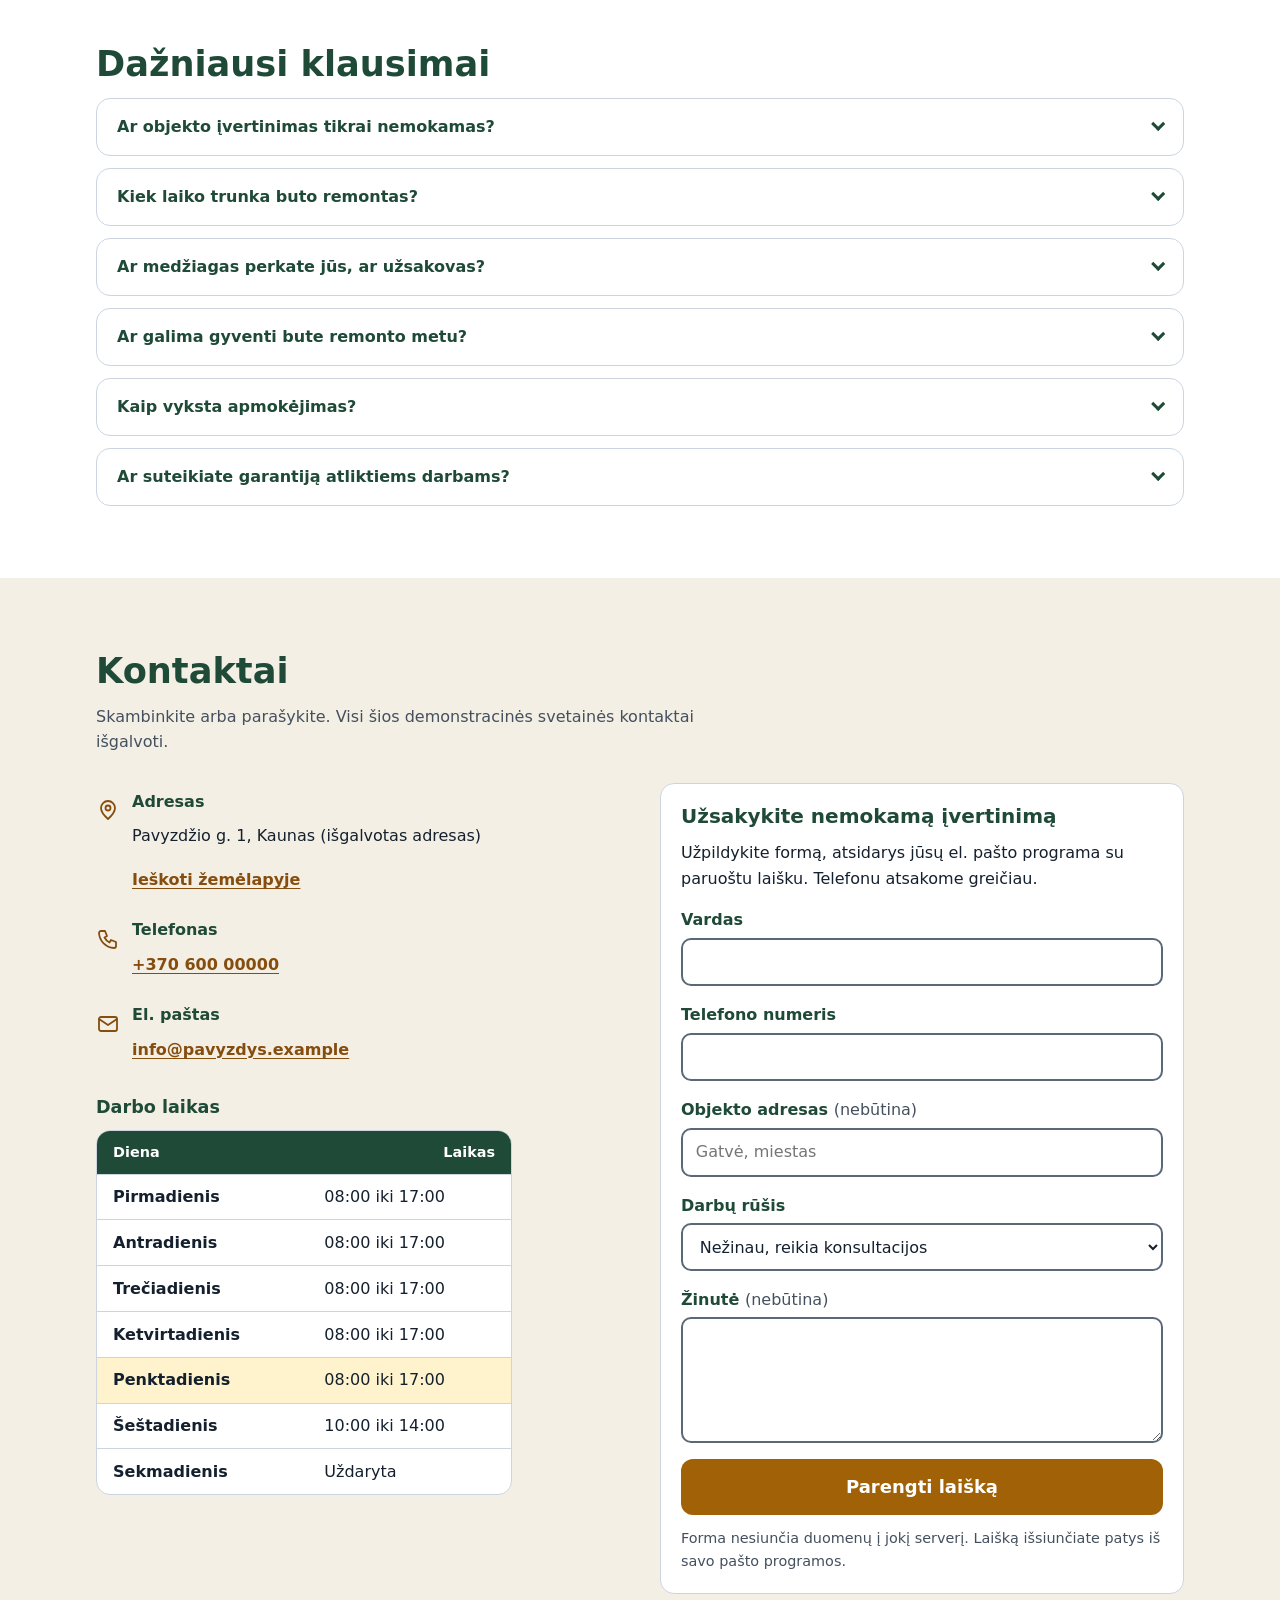
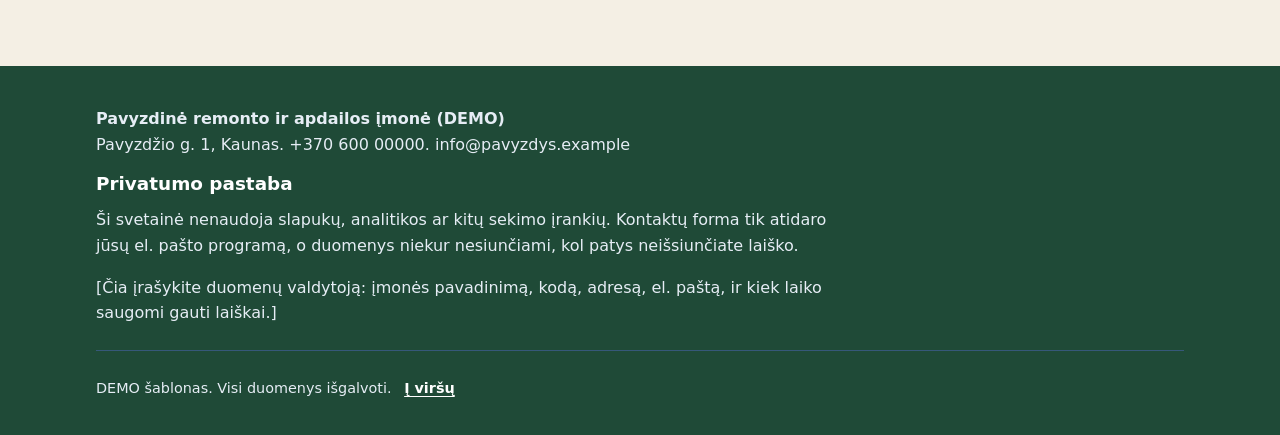
<file: remontas/index.html>
<!DOCTYPE html>
<html lang="lt">
<head>
  <meta charset="utf-8">
  <meta name="viewport" content="width=device-width, initial-scale=1">
  <title>Butų remontas ir apdaila Kaune | DEMO</title>
  <meta name="description" content="DEMO svetainė: remonto ir apdailos įmonė Kaune. Butų remontas, apdaila, santechnika, elektros darbai, langų montavimas, nemokamas objekto įvertinimas.">
  <meta name="theme-color" content="#1f4a37">
  <!-- KEISTI: kol tai DEMO, svetainė neindeksuojama. Realiai įmonei ŠIĄ eilutę ištrinkite. -->
  <meta name="robots" content="noindex, nofollow">
  <!-- KEISTI: tikras domenas (canonical, og:url, og:image, JSON-LD, sitemap.xml, robots.txt) -->
  <link rel="canonical" href="https://pavyzdys.example/">
  <link rel="icon" href="favicon.svg" type="image/svg+xml">

  <meta property="og:type" content="website">
  <meta property="og:locale" content="lt_LT">
  <meta property="og:site_name" content="Pavyzdinė remonto ir apdailos įmonė (DEMO)">
  <meta property="og:title" content="Butų remontas ir apdaila Kaune | DEMO">
  <meta property="og:description" content="DEMO svetainė: butų remontas, apdaila, santechnika, elektros darbai, langų montavimas ir nemokamas objekto įvertinimas Kaune.">
  <meta property="og:url" content="https://pavyzdys.example/">
  <meta property="og:image" content="https://pavyzdys.example/og-image.png">
  <meta property="og:image:width" content="1200">
  <meta property="og:image:height" content="630">
  <meta property="og:image:alt" content="Pavyzdinė remonto ir apdailos įmonė, DEMO svetainės šablonas">
  <meta name="twitter:card" content="summary_large_image">

  <link rel="stylesheet" href="styles.css">
  <!-- Be JavaScript: meniu rodomas visada, mygtukas ir lipni antraštė išjungti -->
  <noscript><style>.nav{display:block!important;position:static!important;max-height:none!important;padding:0 1rem .75rem!important}.nav-toggle{display:none!important}.site-header{position:static!important}.bar{flex-wrap:wrap}</style></noscript>

  <!-- KEISTI: visi duomenys žemiau išgalvoti. Pakeiskite tikrais, o "DEMO" iš pavadinimo pašalinkite. -->
  <script type="application/ld+json">
  {
    "@context": "https://schema.org",
    "@type": "GeneralContractor",
    "name": "Pavyzdinė remonto ir apdailos įmonė (DEMO)",
    "description": "DEMO svetainės šablonas. Išgalvota įmonė: butų remontas, apdaila, santechnika, elektros darbai, langų montavimas Kaune.",
    "url": "https://pavyzdys.example/",
    "image": "https://pavyzdys.example/og-image.png",
    "telephone": "+370 600 00000",
    "email": "info@pavyzdys.example",
    "priceRange": "nuo X EUR",
    "address": {
      "@type": "PostalAddress",
      "streetAddress": "Pavyzdžio g. 1",
      "addressLocality": "Kaunas",
      "postalCode": "00000",
      "addressCountry": "LT"
    },
    "areaServed": { "@type": "City", "name": "Kaunas" },
    "openingHoursSpecification": [
      { "@type": "OpeningHoursSpecification", "dayOfWeek": ["Monday", "Tuesday", "Wednesday", "Thursday", "Friday"], "opens": "08:00", "closes": "17:00" },
      { "@type": "OpeningHoursSpecification", "dayOfWeek": "Saturday", "opens": "10:00", "closes": "14:00" }
    ],
    "makesOffer": [
      { "@type": "Offer", "itemOffered": { "@type": "Service", "name": "Butų remontas" } },
      { "@type": "Offer", "itemOffered": { "@type": "Service", "name": "Apdaila" } },
      { "@type": "Offer", "itemOffered": { "@type": "Service", "name": "Santechnikos darbai" } },
      { "@type": "Offer", "itemOffered": { "@type": "Service", "name": "Elektros darbai" } },
      { "@type": "Offer", "itemOffered": { "@type": "Service", "name": "Langų montavimas" } },
      { "@type": "Offer", "itemOffered": { "@type": "Service", "name": "Nemokamas objekto įvertinimas" } }
    ]
  }
  </script>
</head>
<body>
  <!-- Piktogramos (vienas šaltinis, naudojamos per use) -->
  <svg class="sprite" aria-hidden="true" focusable="false" xmlns="http://www.w3.org/2000/svg">
    <symbol id="i-phone" viewBox="0 0 24 24"><path d="M5 4h4l2 5-2.5 1.5a11 11 0 0 0 5 5L15 13l5 2v4a2 2 0 0 1-2 2A16 16 0 0 1 3 6a2 2 0 0 1 2-2z"/></symbol>
    <symbol id="i-check" viewBox="0 0 24 24"><path d="M5 12.5l4.5 4.5L19 7.5"/></symbol>
    <symbol id="i-home" viewBox="0 0 24 24"><path d="M3 11l9-7 9 7"/><path d="M5.5 9.5V20h13V9.5"/><path d="M10 20v-6h4v6"/></symbol>
    <symbol id="i-roller" viewBox="0 0 24 24"><rect x="4" y="3.5" width="14" height="5.5" rx="1.5"/><path d="M18 6.2h2v5.3h-8v3"/><rect x="10.5" y="14.5" width="3" height="6.5" rx="1"/></symbol>
    <symbol id="i-tap" viewBox="0 0 24 24"><path d="M4 5v6"/><path d="M4 8h9a4 4 0 0 1 4 4v1"/><path d="M15 16.5s2 2 2 3.2a2 2 0 0 1-4 0c0-1.2 2-3.2 2-3.2z"/></symbol>
    <symbol id="i-bolt" viewBox="0 0 24 24"><path d="M13 3L5 13h6l-1 8 8-10h-6z"/></symbol>
    <symbol id="i-window" viewBox="0 0 24 24"><rect x="4" y="3" width="16" height="18" rx="1.5"/><path d="M12 3v18M4 12h16"/></symbol>
    <symbol id="i-clip" viewBox="0 0 24 24"><rect x="5" y="4" width="14" height="17" rx="2"/><path d="M9 4h6v3H9z"/><path d="M8.5 12h7M8.5 16h5"/></symbol>
    <symbol id="i-pin" viewBox="0 0 24 24"><path d="M12 21s7-6.2 7-11a7 7 0 0 0-14 0c0 4.8 7 11 7 11z"/><circle cx="12" cy="10" r="2.5"/></symbol>
    <symbol id="i-mail" viewBox="0 0 24 24"><rect x="3" y="5" width="18" height="14" rx="2"/><path d="M3 7l9 6 9-6"/></symbol>
  </svg>

  <a class="skip" href="#turinys">Pereiti prie turinio</a>

  <aside class="ribbon" aria-label="Demonstracinė versija">
    <div class="container">
      <p><strong>DEMO</strong> <span>Pavyzdinė svetainė. Įmonė, telefonas, adresas ir kainos yra išgalvoti.</span></p>
    </div>
  </aside>

  <header class="site-header">
    <div class="container bar">
      <a class="brand" href="#top">
        <img src="favicon.svg" alt="" width="32" height="32">
        <span>Pavyzdinė remonto ir apdailos įmonė</span>
      </a>
      <button class="nav-toggle" type="button" aria-expanded="false" aria-controls="nav">Meniu</button>
      <nav class="nav" id="nav" aria-label="Pagrindinė navigacija">
        <ul>
          <li><a href="#paslaugos">Paslaugos</a></li>
          <li><a href="#kodel-mes">Kodėl mes</a></li>
          <li><a href="#kainos">Kainos</a></li>
          <li><a href="#atsiliepimai">Atsiliepimai</a></li>
          <li><a href="#duk">DUK</a></li>
          <li><a href="#kontaktai">Kontaktai</a></li>
        </ul>
      </nav>
      <a class="btn btn-primary header-call" href="tel:+37060000000">
        <svg class="icon" aria-hidden="true" focusable="false"><use href="#i-phone"/></svg>
        <span>+370 600 00000</span>
      </a>
    </div>
  </header>

  <main id="turinys">
    <section class="hero on-dark" id="top" aria-labelledby="hero-title">
      <div class="container hero-grid">
        <div>
          <p class="eyebrow">Remontas ir apdaila Kaune</p>
          <h1 id="hero-title">Buto remontas be chaoso: aiški sąmata ir terminas</h1>
          <!-- KEISTI: pagrindinis pažadas. Rašykite tik tai, ką įmonė tikrai gali įvykdyti. -->
          <p class="lead">Atvykstame į objektą nemokamai, apskaičiuojame darbus ir sutariame dėl kainos bei termino prieš pradėdami. Be netikėtų priedų sąskaitoje.</p>
          <div class="cta">
            <a class="btn btn-call btn-lg" href="tel:+37060000000">
              <svg class="icon" aria-hidden="true" focusable="false"><use href="#i-phone"/></svg>
              <span>Skambinti +370&nbsp;600&nbsp;00000</span>
            </a>
            <a class="btn btn-ghost btn-lg" href="#kontaktai">Užsakyti nemokamą įvertinimą</a>
          </div>
          <ul class="checks">
            <li><svg class="icon" aria-hidden="true" focusable="false"><use href="#i-check"/></svg>Nemokamas objekto įvertinimas</li>
            <li><svg class="icon" aria-hidden="true" focusable="false"><use href="#i-check"/></svg>Sąmata prieš darbus</li>
            <li><svg class="icon" aria-hidden="true" focusable="false"><use href="#i-check"/></svg>Terminas ir kaina sutartyje</li>
          </ul>
          <p class="status" id="status" aria-live="polite"></p>
        </div>
        <div class="hero-art">
          <img src="assets/hero.svg" width="640" height="372" alt="Iliustracija: kambarys remonto metu su dažymo volu, kopėčiomis, langu ir įrankių dėže">
        </div>
      </div>
    </section>

    <section class="section" id="paslaugos" aria-labelledby="paslaugos-title">
      <div class="container">
        <h2 id="paslaugos-title">Paslaugos</h2>
        <p class="section-lead">Darbai, kurių dažniausiai prireikia keičiantis butą ar namą. Nematote savo darbo sąraše? Paskambinkite, pasakysime, ar galime padėti.</p>
        <!-- KEISTI: paslaugų sąrašas pagal tai, ką įmonė tikrai daro -->
        <div class="grid cols cols-3">
          <article class="card">
            <div class="card-icon"><svg class="icon" aria-hidden="true" focusable="false"><use href="#i-home"/></svg></div>
            <h3>Butų remontas</h3>
            <p>Pilnas ar dalinis buto remontas: ardymas, sienų ir grindų išlyginimas, lubos, pertvaros. Darbų eigą ir etapus suderiname iš anksto.</p>
          </article>
          <article class="card">
            <div class="card-icon"><svg class="icon" aria-hidden="true" focusable="false"><use href="#i-roller"/></svg></div>
            <h3>Apdaila</h3>
            <p>Dažymas, tapetavimas, plytelių klijavimas, grindų dangos ir grindjuosčių montavimas, vidaus durų įrengimas.</p>
          </article>
          <article class="card">
            <div class="card-icon"><svg class="icon" aria-hidden="true" focusable="false"><use href="#i-tap"/></svg></div>
            <h3>Santechnika</h3>
            <p>Vamzdynų keitimas, vonios ir dušo įrengimas, unitazų, kriauklių ir maišytuvų montavimas, skalbimo mašinos prijungimas.</p>
          </article>
          <article class="card">
            <div class="card-icon"><svg class="icon" aria-hidden="true" focusable="false"><use href="#i-bolt"/></svg></div>
            <h3>Elektros darbai</h3>
            <p>Laidų keitimas, rozečių, jungiklių ir šviestuvų montavimas, skydelio tvarkymas. Dideles apimtis atlieka kvalifikuoti specialistai.</p>
            <!-- KEISTI: čia galima nurodyti tikrą elektrikų kvalifikaciją ar leidimus -->
          </article>
          <article class="card">
            <div class="card-icon"><svg class="icon" aria-hidden="true" focusable="false"><use href="#i-window"/></svg></div>
            <h3>Langų montavimas</h3>
            <p>Senų langų keitimas, naujų montavimas, sandarinimas, palangių ir angokraščių apdaila. Pamatuojame ir suderiname dydžius.</p>
          </article>
          <article class="card card-featured">
            <div class="card-icon"><svg class="icon" aria-hidden="true" focusable="false"><use href="#i-clip"/></svg></div>
            <h3>Nemokamas objekto įvertinimas</h3>
            <p>Atvykstame, pamatuojame, aptariame pageidavimus ir paruošiame sąmatą. Įvertinimas nemokamas ir jūsų neįpareigoja.</p>
            <!-- KEISTI: palikite tik jei įmonė tikrai vertina nemokamai -->
            <a class="card-link" href="#kontaktai">Užsakyti įvertinimą<span class="sr-only"> (pereiti prie formos)</span></a>
          </article>
        </div>
      </div>
    </section>

    <section class="section soft" id="kodel-mes" aria-labelledby="kodel-title">
      <div class="container">
        <h2 id="kodel-title">Kodėl rinktis mus</h2>
        <p class="section-lead">Keturi dalykai, kurių tikisi dauguma užsakovų.</p>
        <!-- KEISTI: įrašykite tikrus įmonės privalumus (patirtis, garantija, įranga) -->
        <ol class="why" role="list">
          <li>
            <h3>Sąmata prieš darbus</h3>
            <p>Prieš pradėdami pateikiame darbų ir medžiagų sąmatą. Jei darbų apimtis keičiasi, pirmiausia suderiname su jumis.</p>
          </li>
          <li>
            <h3>Aiškus terminas</h3>
            <p>Darbų pradžią ir pabaigą užrašome sutartyje. Apie galimus pokyčius pranešame iš anksto.</p>
          </li>
          <li>
            <h3>Tvarka objekte</h3>
            <p>Baldus ir grindis apsaugome, o po darbų išvežame statybines atliekas ir sutvarkome patalpas.</p>
          </li>
          <li>
            <h3>Vienas kontaktinis asmuo</h3>
            <p>Jūsų objektą prižiūri vienas darbų vadovas. Žinote, ką klausti ir kas atsakys.</p>
          </li>
        </ol>
      </div>
    </section>

    <section class="section" id="kainos" aria-labelledby="kainos-title">
      <div class="container">
        <h2 id="kainos-title">Kainos</h2>
        <p class="section-lead">Orientacinės kainos. Galutinę kainą nustato sąmata po objekto apžiūros.</p>
        <!-- KEISTI: X pakeiskite tikromis kainomis arba ištrinkite visą sekciją, jei kainų skelbti nenorima -->
        <div class="table-wrap">
          <table>
            <caption class="sr-only">Orientacinės paslaugų kainos</caption>
            <thead>
              <tr><th scope="col">Darbai</th><th scope="col">Kaina</th></tr>
            </thead>
            <tbody>
              <tr><th scope="row">Buto remontas (1&nbsp;kv.&nbsp;m)</th><td class="price">nuo X EUR</td></tr>
              <tr><th scope="row">Dažymas ir apdaila (1&nbsp;kv.&nbsp;m)</th><td class="price">nuo X EUR</td></tr>
              <tr><th scope="row">Santechnikos taško keitimas</th><td class="price">nuo X EUR</td></tr>
              <tr><th scope="row">Elektros taško įrengimas</th><td class="price">nuo X EUR</td></tr>
              <tr><th scope="row">Lango montavimas (1 vnt.)</th><td class="price">nuo X EUR</td></tr>
              <tr><th scope="row">Objekto apžiūra ir sąmata</th><td class="price">nemokamai</td></tr>
            </tbody>
          </table>
        </div>
        <p class="note">X yra vieta tikrai kainai. Medžiagų kaina skaičiuojama atskirai ir įrašoma sąmatoje.</p>
      </div>
    </section>

    <section class="section soft" id="atsiliepimai" aria-labelledby="atsiliepimai-title">
      <div class="container">
        <h2 id="atsiliepimai-title">Užsakovų atsiliepimai</h2>
        <p class="section-lead">Demonstracinėje versijoje rodome tik vietas atsiliepimams. Išgalvotų atsiliepimų čia nėra ir niekada nebus.</p>
        <!-- KEISTI: dėkite tik tikrus atsiliepimus ir tik gavę užsakovo sutikimą. Jei jų nėra, ištrinkite visą sekciją ir nuorodą meniu. -->
        <div class="grid cols cols-3">
          <div class="placeholder">
            <p class="tag">VIETA ATSILIEPIMUI</p>
            <p>[Čia bus tikro užsakovo atsiliepimo tekstas]</p>
            <p>[Vardas, objekto tipas, data]</p>
          </div>
          <div class="placeholder">
            <p class="tag">VIETA ATSILIEPIMUI</p>
            <p>[Čia bus tikro užsakovo atsiliepimo tekstas]</p>
            <p>[Vardas, objekto tipas, data]</p>
          </div>
          <div class="placeholder">
            <p class="tag">VIETA ATSILIEPIMUI</p>
            <p>[Čia bus tikro užsakovo atsiliepimo tekstas]</p>
            <p>[Vardas, objekto tipas, data]</p>
          </div>
        </div>
      </div>
    </section>

    <section class="section" id="duk" aria-labelledby="duk-title">
      <div class="container">
        <h2 id="duk-title">Dažniausi klausimai</h2>
        <!-- KEISTI: atsakymus pritaikykite realiai įmonei. Laužtiniai skliaustai žymi vietas, kur reikia tikros informacijos. -->
        <div class="faq">
          <details>
            <summary>Ar objekto įvertinimas tikrai nemokamas?</summary>
            <div class="answer"><p>Taip. Atvykimas, matavimai ir pirminė sąmata nemokami ir jūsų neįpareigoja. Tada patys nusprendžiate, ar dirbti kartu.</p></div>
          </details>
          <details>
            <summary>Kiek laiko trunka buto remontas?</summary>
            <div class="answer"><p>Tai priklauso nuo ploto ir darbų apimties. Tikslų terminą įrašome sutartyje po objekto apžiūros.</p></div>
          </details>
          <details>
            <summary>Ar medžiagas perkate jūs, ar užsakovas?</summary>
            <div class="answer"><p>Galimi abu variantai. Kaip tai daroma, aptariame prieš pasirašant sutartį.</p></div>
          </details>
          <details>
            <summary>Ar galima gyventi bute remonto metu?</summary>
            <div class="answer"><p>Per dalinį remontą dažnai galima, per pilną remontą paprastai ne. Tai aptariame apžiūros metu.</p></div>
          </details>
          <details>
            <summary>Kaip vyksta apmokėjimas?</summary>
            <div class="answer"><p>[Čia įrašykite tikrą apmokėjimo tvarką: avansas, etapai, galutinis atsiskaitymas.]</p></div>
          </details>
          <details>
            <summary>Ar suteikiate garantiją atliktiems darbams?</summary>
            <div class="answer"><p>[Čia įrašykite tikras garantijos sąlygas: terminą ir ką ji apima.]</p></div>
          </details>
        </div>
      </div>
    </section>

    <section class="section soft" id="kontaktai" aria-labelledby="kontaktai-title">
      <div class="container">
        <h2 id="kontaktai-title">Kontaktai</h2>
        <p class="section-lead">Skambinkite arba parašykite. Visi šios demonstracinės svetainės kontaktai išgalvoti.</p>
        <div class="contact-grid">
          <div>
            <!-- KEISTI: adresas, telefonas, el. paštas, žemėlapio nuoroda (query=...) -->
            <ul class="contact-list">
              <li>
                <svg class="icon" aria-hidden="true" focusable="false"><use href="#i-pin"/></svg>
                <div>
                  <strong>Adresas</strong>
                  <span class="plain">Pavyzdžio g. 1, Kaunas (išgalvotas adresas)</span>
                  <a href="https://www.google.com/maps/search/?api=1&amp;query=Pavyzd%C5%BEio%20g.%201%2C%20Kaunas" target="_blank" rel="noopener noreferrer">Ieškoti žemėlapyje<span class="sr-only"> (atsidaro naujame lange)</span></a>
                </div>
              </li>
              <li>
                <svg class="icon" aria-hidden="true" focusable="false"><use href="#i-phone"/></svg>
                <div>
                  <strong>Telefonas</strong>
                  <a href="tel:+37060000000">+370 600 00000</a>
                </div>
              </li>
              <li>
                <svg class="icon" aria-hidden="true" focusable="false"><use href="#i-mail"/></svg>
                <div>
                  <strong>El. paštas</strong>
                  <a href="mailto:info@pavyzdys.example">info@pavyzdys.example</a>
                </div>
              </li>
            </ul>

            <div class="hours" id="darbo-laikas">
              <h3>Darbo laikas</h3>
              <div class="table-wrap">
                <table>
                  <caption class="sr-only">Darbo laikas pagal savaitės dienas</caption>
                  <thead>
                    <tr><th scope="col">Diena</th><th scope="col">Laikas</th></tr>
                  </thead>
                  <tbody>
                    <!-- KEISTI: data-open ir data-close naudoja "Dabar atidaryta" ženklelis. Uždarytai dienai palikite tuščia. -->
                    <tr data-day="1" data-open="08:00" data-close="17:00"><th scope="row">Pirmadienis</th><td>08:00 iki 17:00</td></tr>
                    <tr data-day="2" data-open="08:00" data-close="17:00"><th scope="row">Antradienis</th><td>08:00 iki 17:00</td></tr>
                    <tr data-day="3" data-open="08:00" data-close="17:00"><th scope="row">Trečiadienis</th><td>08:00 iki 17:00</td></tr>
                    <tr data-day="4" data-open="08:00" data-close="17:00"><th scope="row">Ketvirtadienis</th><td>08:00 iki 17:00</td></tr>
                    <tr data-day="5" data-open="08:00" data-close="17:00"><th scope="row">Penktadienis</th><td>08:00 iki 17:00</td></tr>
                    <tr data-day="6" data-open="10:00" data-close="14:00"><th scope="row">Šeštadienis</th><td>10:00 iki 14:00</td></tr>
                    <tr data-day="7" data-open="" data-close=""><th scope="row">Sekmadienis</th><td>Uždaryta</td></tr>
                  </tbody>
                </table>
              </div>
            </div>
          </div>

          <div class="form-card">
            <h3>Užsakykite nemokamą įvertinimą</h3>
            <p>Užpildykite formą, atsidarys jūsų el. pašto programa su paruoštu laišku. Telefonu atsakome greičiau.</p>
            <!-- KEISTI: action="mailto:..." tikru el. paštu -->
            <form id="uzklausa" action="mailto:info@pavyzdys.example" method="post" enctype="text/plain">
              <div class="field">
                <label for="vardas">Vardas</label>
                <input id="vardas" name="vardas" data-label="Vardas" type="text" autocomplete="name" required>
              </div>
              <div class="field">
                <label for="telefonas">Telefono numeris</label>
                <input id="telefonas" name="telefonas" data-label="Telefonas" type="tel" inputmode="tel" autocomplete="tel" required>
              </div>
              <div class="field">
                <label for="adresas">Objekto adresas <span class="opt">(nebūtina)</span></label>
                <input id="adresas" name="adresas" data-label="Objekto adresas" type="text" autocomplete="off" placeholder="Gatvė, miestas">
              </div>
              <div class="field">
                <label for="paslauga">Darbų rūšis</label>
                <select id="paslauga" name="paslauga" data-label="Darbų rūšis">
                  <option value="">Nežinau, reikia konsultacijos</option>
                  <option>Butų remontas</option>
                  <option>Apdaila</option>
                  <option>Santechnika</option>
                  <option>Elektros darbai</option>
                  <option>Langų montavimas</option>
                  <option>Nemokamas objekto įvertinimas</option>
                </select>
              </div>
              <div class="field">
                <label for="zinute">Žinutė <span class="opt">(nebūtina)</span></label>
                <textarea id="zinute" name="zinute" data-label="Žinutė" rows="4" autocomplete="off"></textarea>
              </div>
              <button class="btn btn-primary" type="submit">Parengti laišką</button>
              <p class="form-msg" id="form-msg" role="status"></p>
              <p class="form-note">Forma nesiunčia duomenų į jokį serverį. Laišką išsiunčiate patys iš savo pašto programos.</p>
            </form>
          </div>
        </div>
      </div>
    </section>
  </main>

  <footer class="site-footer on-dark">
    <div class="container">
      <p><strong>Pavyzdinė remonto ir apdailos įmonė (DEMO)</strong><br>Pavyzdžio g. 1, Kaunas. +370 600 00000. info@pavyzdys.example</p>
      <div class="privacy" id="privatumas">
        <h2>Privatumo pastaba</h2>
        <!-- KEISTI: parašykite tikrą privatumo pranešimą. Tai tik vietos žymė, ne teisinis tekstas. -->
        <p>Ši svetainė nenaudoja slapukų, analitikos ar kitų sekimo įrankių. Kontaktų forma tik atidaro jūsų el. pašto programą, o duomenys niekur nesiunčiami, kol patys neišsiunčiate laiško.</p>
        <p>[Čia įrašykite duomenų valdytoją: įmonės pavadinimą, kodą, adresą, el. paštą, ir kiek laiko saugomi gauti laiškai.]</p>
      </div>
      <p class="legal">DEMO šablonas. Visi duomenys išgalvoti. <a class="top-link" href="#top">Į viršų</a></p>
    </div>
  </footer>

  <div class="callbar">
    <a class="btn btn-call" href="tel:+37060000000">
      <svg class="icon" aria-hidden="true" focusable="false"><use href="#i-phone"/></svg>
      <span>Skambinti +370&nbsp;600&nbsp;00000</span>
    </a>
  </div>

  <script src="script.js" defer></script>
</body>
</html>
</file>
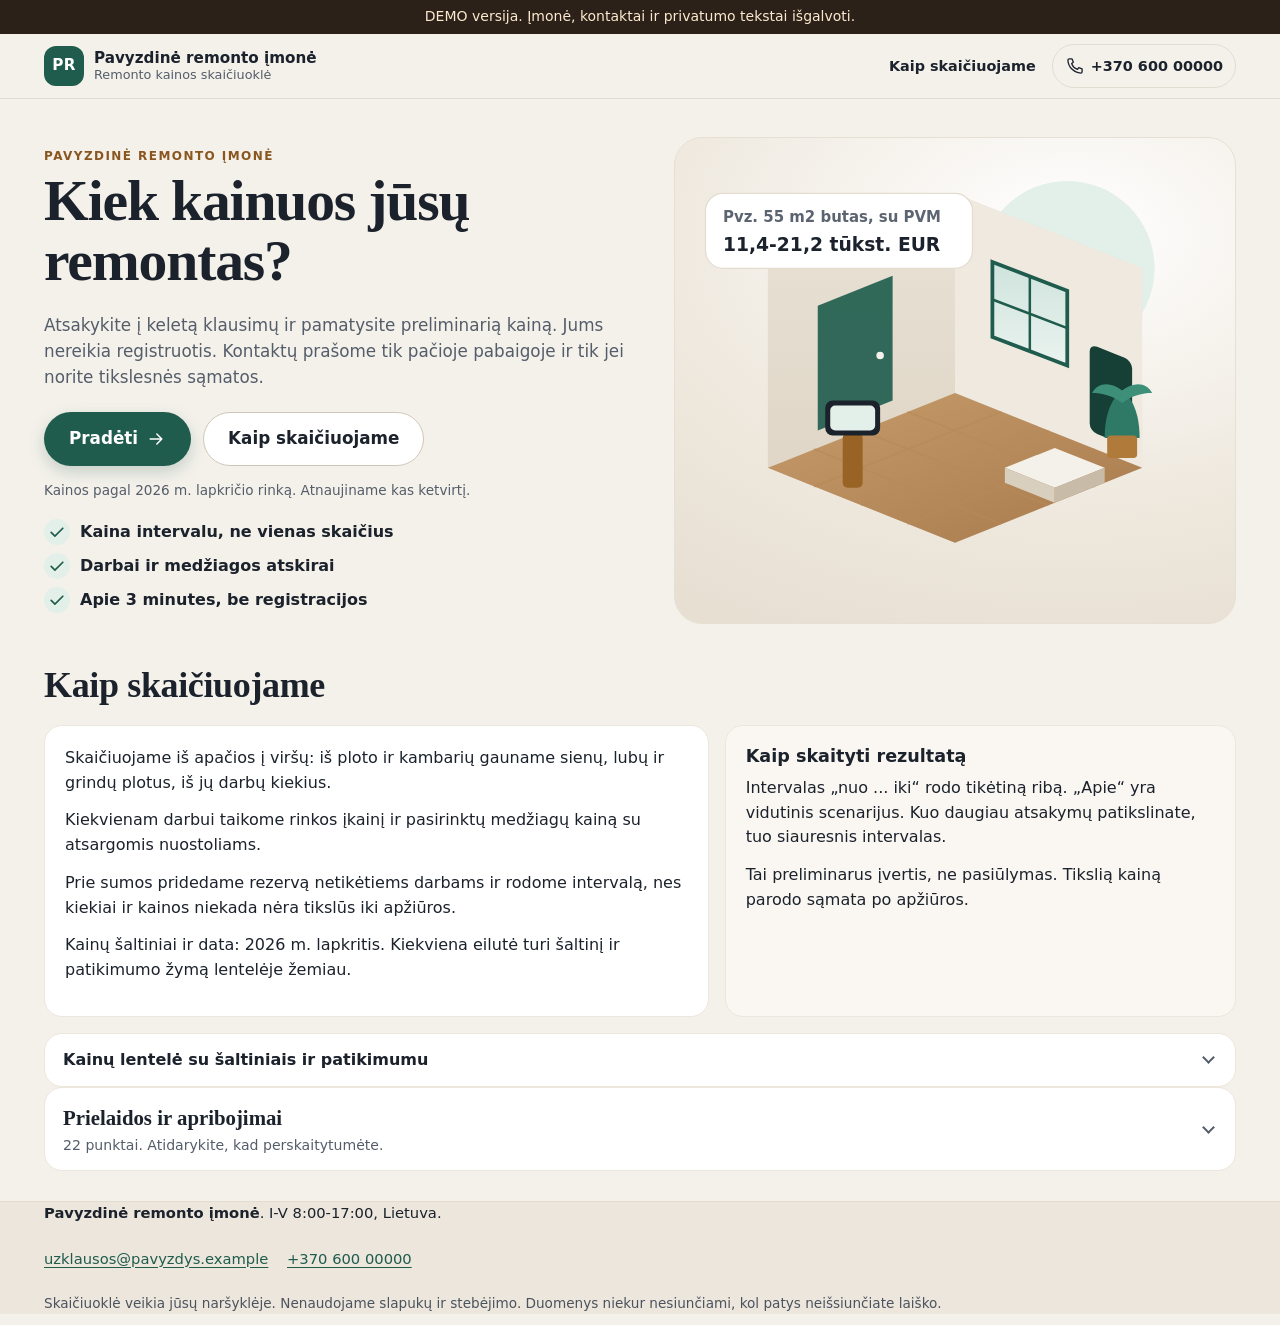
<file: skaiciuokle/index.html>
<!DOCTYPE html>
<html lang="lt">
<head>
  <meta charset="utf-8">
  <meta name="viewport" content="width=device-width, initial-scale=1">
  <title>Remonto kainos skaičiuoklė | DEMO</title>
  <meta name="description" content="Remonto kainos skaičiuoklė: atsakykite į kelis klausimus ir pamatysite preliminarią buto ar namo remonto kainą su intervalu, darbais, medžiagomis ir trukme.">
  <meta name="theme-color" content="#1f5c4d">
  <!-- KEISTI: kol tai DEMO, puslapis neindeksuojamas. Tikrai įmonei šią eilutę ištrinkite. -->
  <meta name="robots" content="noindex, nofollow">
  <link rel="icon" href="favicon.svg" type="image/svg+xml">
  <link rel="stylesheet" href="styles.css">
  <script src="config.js" defer></script>
  <script src="data.js" defer></script>
  <script src="calc.js" defer></script>
  <script src="app.js" defer></script>
</head>
<body>
  <a class="skip" href="#app">Pereiti prie skaičiuoklės</a>
  <div class="ribbon" id="ribbon" hidden>DEMO versija. Įmonė, kontaktai ir privatumo tekstai išgalvoti.</div>

  <header class="site-header">
    <div class="wrap bar">
      <a class="brand" href="#app" aria-label="Į skaičiuoklės pradžią">
        <span class="logo" id="logoText" aria-hidden="true">PR</span>
        <span class="brand-txt"><span class="brand-name" id="brandName">Pavyzdinė remonto įmonė</span><span class="brand-sub">Remonto kainos skaičiuoklė</span></span>
      </a>
      <nav class="top-nav" aria-label="Pagalbinės nuorodos">
        <a href="#metodika">Kaip skaičiuojame</a>
        <a class="top-tel" id="topTel" href="tel:+37060000000"><svg class="ic" aria-hidden="true"><use href="#i-phone"/></svg><span id="topTelTxt">+370 600 00000</span></a>
      </nav>
    </div>
  </header>

  <main id="app" class="wrap app" tabindex="-1">
    <h1 class="sr-only">Remonto kainos skaičiuoklė</h1>
    <noscript><p class="noscript">Skaičiuoklei reikia „JavaScript“. Įjunkite jį naršyklėje arba susisiekite su mumis: telefonas ir el. paštas yra puslapio apačioje.</p></noscript>
    <div class="progress-area" id="progressArea" hidden>
      <div class="progress-top">
        <p class="progress-label" id="progressLabel">Žingsnis 1 iš 9</p>
        <label class="vat-switch">
          <input type="checkbox" id="vatToggle" class="sr-only">
          <span class="switch" aria-hidden="true"></span>
          <span>Rodyti kainas be PVM</span>
        </label>
      </div>
      <div class="progress" aria-hidden="true"><span id="progressFill"></span></div>
      <nav aria-label="Skaičiuoklės žingsniai">
        <ol class="stepper" id="stepper"></ol>
      </nav>
    </div>

    <div class="layout" id="layout">
      <section class="stage" id="stage" aria-live="off"></section>
      <aside class="live" id="live" aria-label="Preliminari kaina" hidden>
        <div class="live-card">
          <p class="live-k">Preliminari kaina</p>
          <p class="live-v" id="liveValue" aria-live="polite">Dar nepakanka duomenų</p>
          <p class="live-s" id="liveSub"></p>
          <div class="live-acc" id="liveAcc"></div>
          <ul class="live-split" id="liveSplit"></ul>
          <p class="live-note">Kainos pagal 2026 m. lapkričio rinką. Tai ne pasiūlymas.</p>
        </div>
      </aside>
    </div>
  </main>

  <div class="mbar" id="mbar" hidden>
    <div class="wrap mbar-in">
      <p class="mbar-k">Dabar</p>
      <p class="mbar-v" id="mbarValue">Dar nepakanka duomenų</p>
    </div>
  </div>

  <section class="wrap info" id="metodika" aria-labelledby="metodika-h" tabindex="-1">
    <h2 id="metodika-h">Kaip skaičiuojame</h2>
    <div class="info-grid">
      <div class="info-card">
        <p>Skaičiuojame iš apačios į viršų: iš ploto ir kambarių gauname sienų, lubų ir grindų plotus, iš jų darbų kiekius.</p>
        <p>Kiekvienam darbui taikome rinkos įkainį ir pasirinktų medžiagų kainą su atsargomis nuostoliams.</p>
        <p>Prie sumos pridedame rezervą netikėtiems darbams ir rodome intervalą, nes kiekiai ir kainos niekada nėra tikslūs iki apžiūros.</p>
        <p>Kainų šaltiniai ir data: 2026 m. lapkritis. Kiekviena eilutė turi šaltinį ir patikimumo žymą lentelėje žemiau.</p>
      </div>
      <div class="info-card soft">
        <h3>Kaip skaityti rezultatą</h3>
        <p>Intervalas „nuo ... iki“ rodo tikėtiną ribą. „Apie“ yra vidutinis scenarijus. Kuo daugiau atsakymų patikslinate, tuo siauresnis intervalas.</p>
        <p>Tai preliminarus įvertis, ne pasiūlymas. Tikslią kainą parodo sąmata po apžiūros.</p>
      </div>
    </div>
    <details class="sources">
      <summary>Kainų lentelė su šaltiniais ir patikimumu</summary>
      <div class="table-wrap" id="priceTable"></div>
      <div id="sourceList"></div>
    </details>
  </section>

  <section class="wrap info" id="prielaidos" aria-labelledby="prielaidos-h">
    <details class="sources assume-box">
      <summary><span><span id="prielaidos-h" class="sum-h">Prielaidos ir apribojimai</span><span class="sum-s" id="assumeCount">Mūsų prielaidos, ne patikrinti faktai</span></span></summary>
      <div>
        <p class="lead-s">Šie dalykai yra mūsų prielaidos, ne patikrinti faktai. Juos turi peržiūrėti skaičiuoklę naudojanti įmonė.</p>
        <ul class="assume" id="assumeList"></ul>
      </div>
    </details>
  </section>

  <footer class="site-footer">
    <div class="wrap foot">
      <p><strong id="footName">Pavyzdinė remonto įmonė</strong>. <span id="footHours">I-V 8:00-17:00</span>, <span id="footCity">Lietuva</span>.</p>
      <p><a id="footMail" href="mailto:uzklausos@pavyzdys.example">uzklausos@pavyzdys.example</a> <a id="footTel" href="tel:+37060000000">+370 600 00000</a></p>
      <p class="foot-s">Skaičiuoklė veikia jūsų naršyklėje. Nenaudojame slapukų ir stebėjimo. Duomenys niekur nesiunčiami, kol patys neišsiunčiate laiško.</p>
    </div>
  </footer>

  <div id="printSheet" class="print-sheet" aria-hidden="true"></div>

  <svg class="sprite" aria-hidden="true" focusable="false" xmlns="http://www.w3.org/2000/svg">
    <defs>
      <pattern id="pat-stripe" width="6" height="6" patternUnits="userSpaceOnUse" patternTransform="rotate(45)"><rect width="6" height="6" fill="#8a561f"/><rect width="2.4" height="6" fill="#c99a62"/></pattern>
      <pattern id="pat-dots" width="6" height="6" patternUnits="userSpaceOnUse"><rect width="6" height="6" fill="#6b7480"/><circle cx="3" cy="3" r="1.3" fill="#a7aeb7"/></pattern>
      <pattern id="pat-cross" width="7" height="7" patternUnits="userSpaceOnUse"><rect width="7" height="7" fill="#2c3a4d"/><path d="M0 3.5h7M3.5 0v7" stroke="#55657b" stroke-width="1.2"/></pattern>
    </defs>
    <symbol id="i-flat" viewBox="0 0 24 24"><path d="M5 21V4.5A1.5 1.5 0 0 1 6.5 3h11A1.5 1.5 0 0 1 19 4.5V21M3 21h18M9 7h2M13 7h2M9 11h2M13 11h2M9 15h2M13 15h2M11 21v-3h2v3" fill="none" stroke="currentColor" stroke-width="1.6" stroke-linecap="round" stroke-linejoin="round"/></symbol>
    <symbol id="i-house" viewBox="0 0 24 24"><path d="M3 11 12 4l9 7M5 9.5V20h14V9.5M10 20v-5h4v5" fill="none" stroke="currentColor" stroke-width="1.6" stroke-linecap="round" stroke-linejoin="round"/></symbol>
    <symbol id="i-room" viewBox="0 0 24 24"><path d="M4 4h16v16H4zM4 14h6v6M14 4v5h6" fill="none" stroke="currentColor" stroke-width="1.6" stroke-linejoin="round"/></symbol>
    <symbol id="i-hammer" viewBox="0 0 24 24"><path d="m14 6 4 4M5 19l8.5-8.5M12 4.5l3-1.5 6 6-1.5 3-2-1-3.5 3.5-4-4L13.5 7z" fill="none" stroke="currentColor" stroke-width="1.6" stroke-linecap="round" stroke-linejoin="round"/></symbol>
    <symbol id="i-brush" viewBox="0 0 24 24"><path d="M4 4h13v5H4zM17 6.5h3v5h-8v2.5M11 14h2v7h-2z" fill="none" stroke="currentColor" stroke-width="1.6" stroke-linejoin="round"/></symbol>
    <symbol id="i-floor" viewBox="0 0 24 24"><path d="M3 9l9-5 9 5-9 5zM3 13l9 5 9-5M7.5 6.5l9 5M12 4v0M16.5 6.5l-9 5" fill="none" stroke="currentColor" stroke-width="1.6" stroke-linejoin="round" stroke-linecap="round"/></symbol>
    <symbol id="i-drop" viewBox="0 0 24 24"><path d="M12 3.5s6 6.4 6 10.5a6 6 0 0 1-12 0c0-4.1 6-10.5 6-10.5zM9.5 15a2.5 2.5 0 0 0 2.5 2.5" fill="none" stroke="currentColor" stroke-width="1.6" stroke-linecap="round" stroke-linejoin="round"/></symbol>
    <symbol id="i-door" viewBox="0 0 24 24"><path d="M6 21V4a1 1 0 0 1 1-1h10a1 1 0 0 1 1 1v17M3.5 21h17M14.5 12.5v.5" fill="none" stroke="currentColor" stroke-width="1.6" stroke-linecap="round"/></symbol>
    <symbol id="i-bolt" viewBox="0 0 24 24"><path d="M13 2.5 5 13.5h6l-1 8 8-11h-6z" fill="none" stroke="currentColor" stroke-width="1.6" stroke-linejoin="round"/></symbol>
    <symbol id="i-pipe" viewBox="0 0 24 24"><path d="M4 7h8a4 4 0 0 1 4 4v9M4 11h7v9M14 20h4M2.5 5v8" fill="none" stroke="currentColor" stroke-width="1.6" stroke-linecap="round" stroke-linejoin="round"/></symbol>
    <symbol id="i-spark" viewBox="0 0 24 24"><path d="M12 3v4M12 17v4M3 12h4M17 12h4M6 6l2.5 2.5M15.5 15.5 18 18M18 6l-2.5 2.5M8.5 15.5 6 18" fill="none" stroke="currentColor" stroke-width="1.6" stroke-linecap="round"/></symbol>
    <symbol id="i-check" viewBox="0 0 24 24"><path d="m5 12.5 4.5 4.5L19 7.5" fill="none" stroke="currentColor" stroke-width="2" stroke-linecap="round" stroke-linejoin="round"/></symbol>
    <symbol id="i-right" viewBox="0 0 24 24"><path d="M5 12h14M13 6l6 6-6 6" fill="none" stroke="currentColor" stroke-width="1.8" stroke-linecap="round" stroke-linejoin="round"/></symbol>
    <symbol id="i-left" viewBox="0 0 24 24"><path d="M19 12H5M11 6l-6 6 6 6" fill="none" stroke="currentColor" stroke-width="1.8" stroke-linecap="round" stroke-linejoin="round"/></symbol>
    <symbol id="i-print" viewBox="0 0 24 24"><path d="M7 9V3h10v6M7 17H4v-7a1 1 0 0 1 1-1h14a1 1 0 0 1 1 1v7h-3M7 14h10v7H7z" fill="none" stroke="currentColor" stroke-width="1.6" stroke-linejoin="round"/></symbol>
    <symbol id="i-download" viewBox="0 0 24 24"><path d="M12 4v11M7 10l5 5 5-5M4 20h16" fill="none" stroke="currentColor" stroke-width="1.7" stroke-linecap="round" stroke-linejoin="round"/></symbol>
    <symbol id="i-mail" viewBox="0 0 24 24"><path d="M3.5 5.5h17v13h-17zM4 6l8 6.5L20 6" fill="none" stroke="currentColor" stroke-width="1.6" stroke-linejoin="round"/></symbol>
    <symbol id="i-phone" viewBox="0 0 24 24"><path d="M5 3.5h3.5l1.5 4-2 1.5a11 11 0 0 0 7 7l1.5-2 4 1.5V19a1.5 1.5 0 0 1-1.5 1.5A16.5 16.5 0 0 1 3.5 5 1.5 1.5 0 0 1 5 3.5z" fill="none" stroke="currentColor" stroke-width="1.6" stroke-linejoin="round"/></symbol>
    <symbol id="i-info" viewBox="0 0 24 24"><circle cx="12" cy="12" r="8.5" fill="none" stroke="currentColor" stroke-width="1.6"/><path d="M12 11v5.5M12 7.6v.1" fill="none" stroke="currentColor" stroke-width="1.9" stroke-linecap="round"/></symbol>
    <symbol id="i-plus" viewBox="0 0 24 24"><path d="M12 5v14M5 12h14" fill="none" stroke="currentColor" stroke-width="1.8" stroke-linecap="round"/></symbol>
    <symbol id="i-trash" viewBox="0 0 24 24"><path d="M4.5 7h15M9.5 7V4.5h5V7M6.5 7l1 13h9l1-13" fill="none" stroke="currentColor" stroke-width="1.6" stroke-linejoin="round" stroke-linecap="round"/></symbol>
    <symbol id="i-reset" viewBox="0 0 24 24"><path d="M4.5 12a7.5 7.5 0 1 0 2.2-5.3M4.5 4v4h4" fill="none" stroke="currentColor" stroke-width="1.6" stroke-linecap="round" stroke-linejoin="round"/></symbol>
    <symbol id="i-clock" viewBox="0 0 24 24"><circle cx="12" cy="12" r="8.5" fill="none" stroke="currentColor" stroke-width="1.6"/><path d="M12 7.5V12l3 2" fill="none" stroke="currentColor" stroke-width="1.6" stroke-linecap="round"/></symbol>
    <symbol id="i-shield" viewBox="0 0 24 24"><path d="M12 3 5 6v5.5c0 4.4 3 8 7 9.5 4-1.5 7-5.1 7-9.5V6z M9 12l2 2 4-4" fill="none" stroke="currentColor" stroke-width="1.6" stroke-linejoin="round" stroke-linecap="round"/></symbol>
    <symbol id="i-edit" viewBox="0 0 24 24"><path d="M4 20h4L19 9l-4-4L4 16zM13.5 6.5l4 4" fill="none" stroke="currentColor" stroke-width="1.6" stroke-linejoin="round"/></symbol>
  </svg>
</body>
</html>
</file>
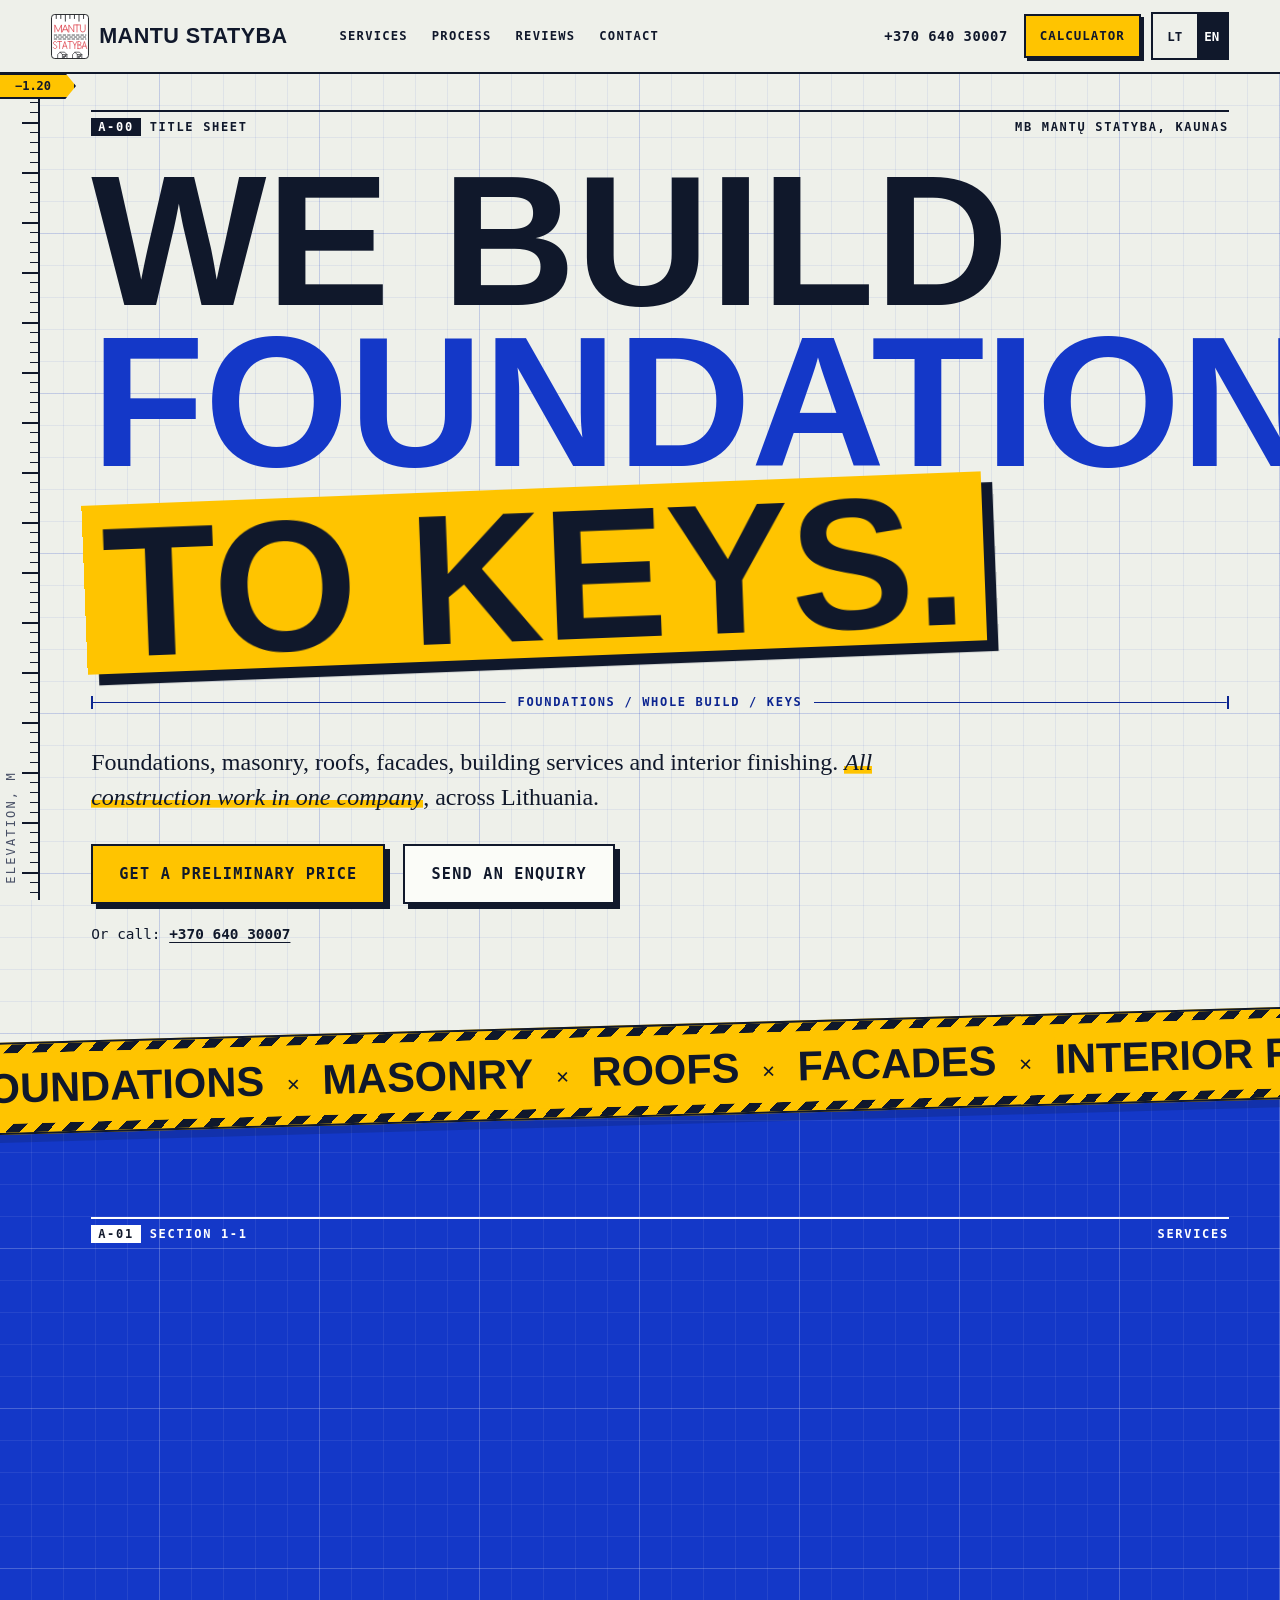
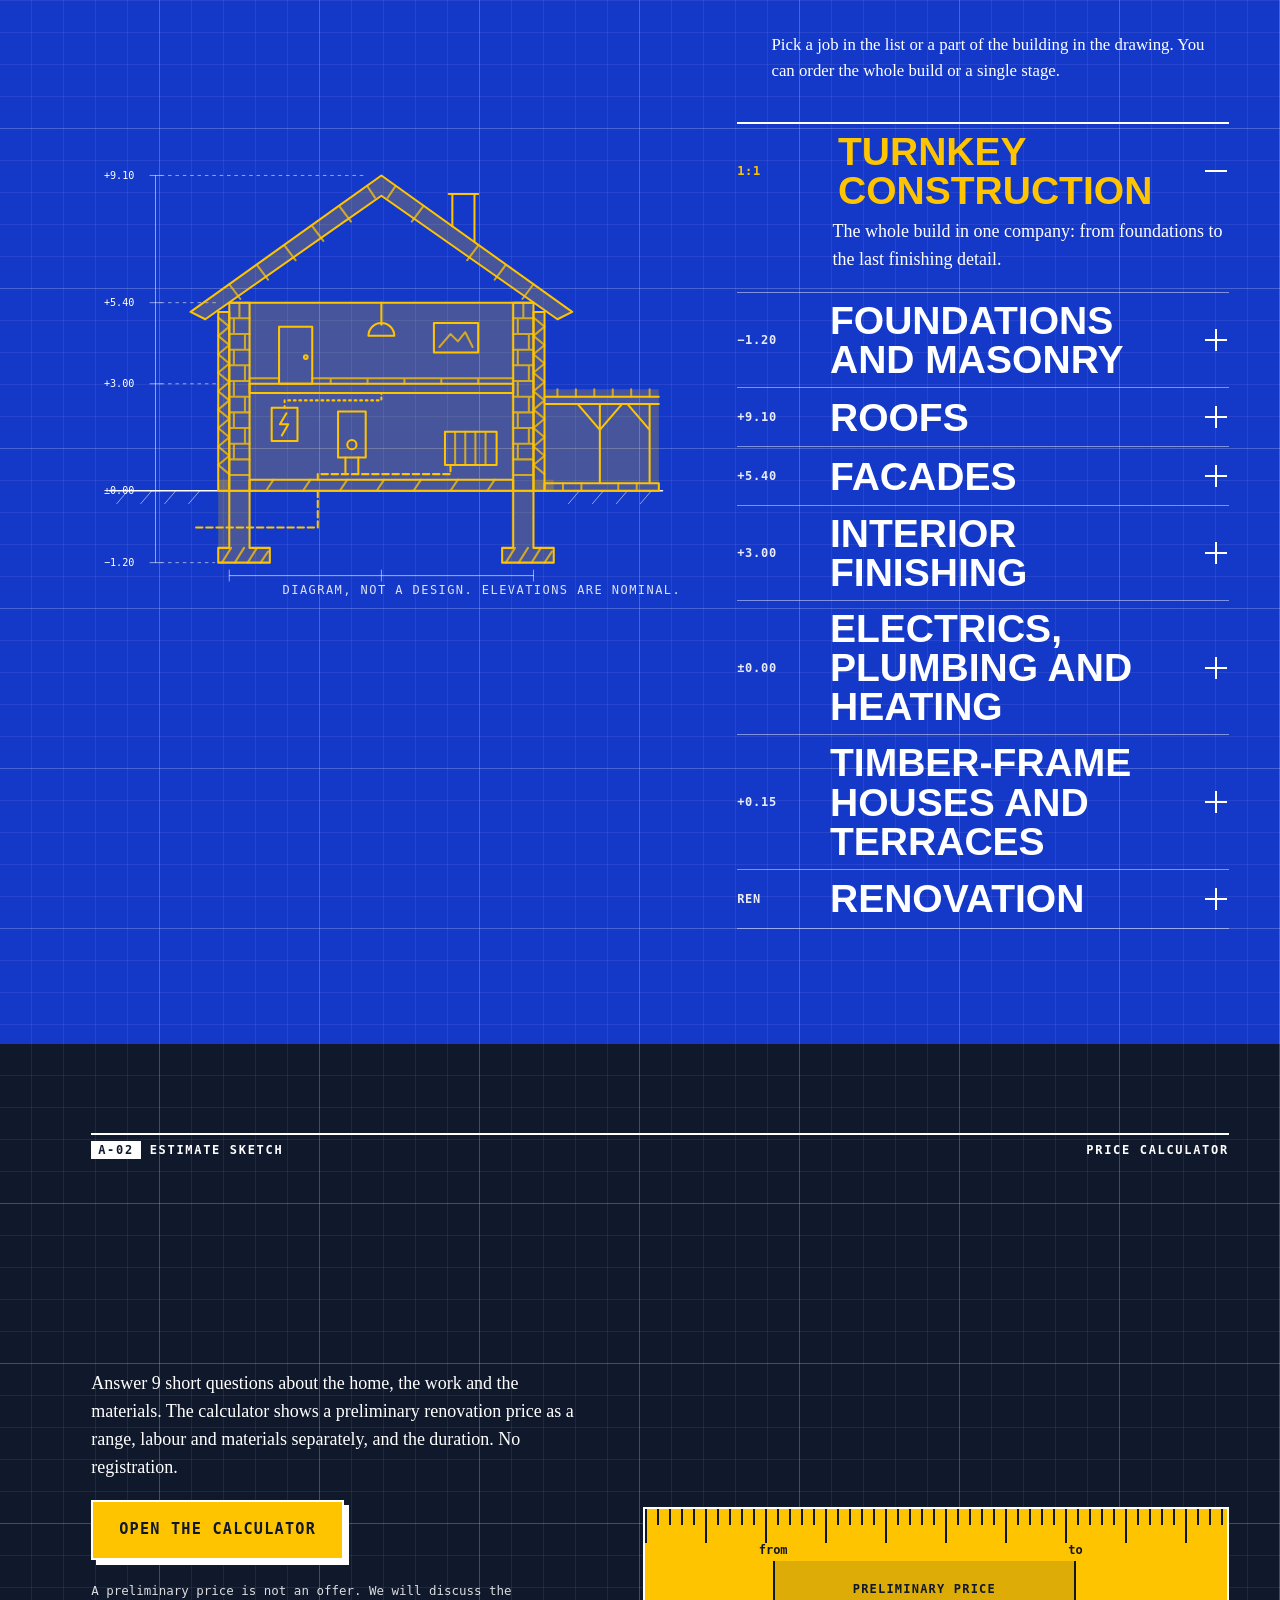
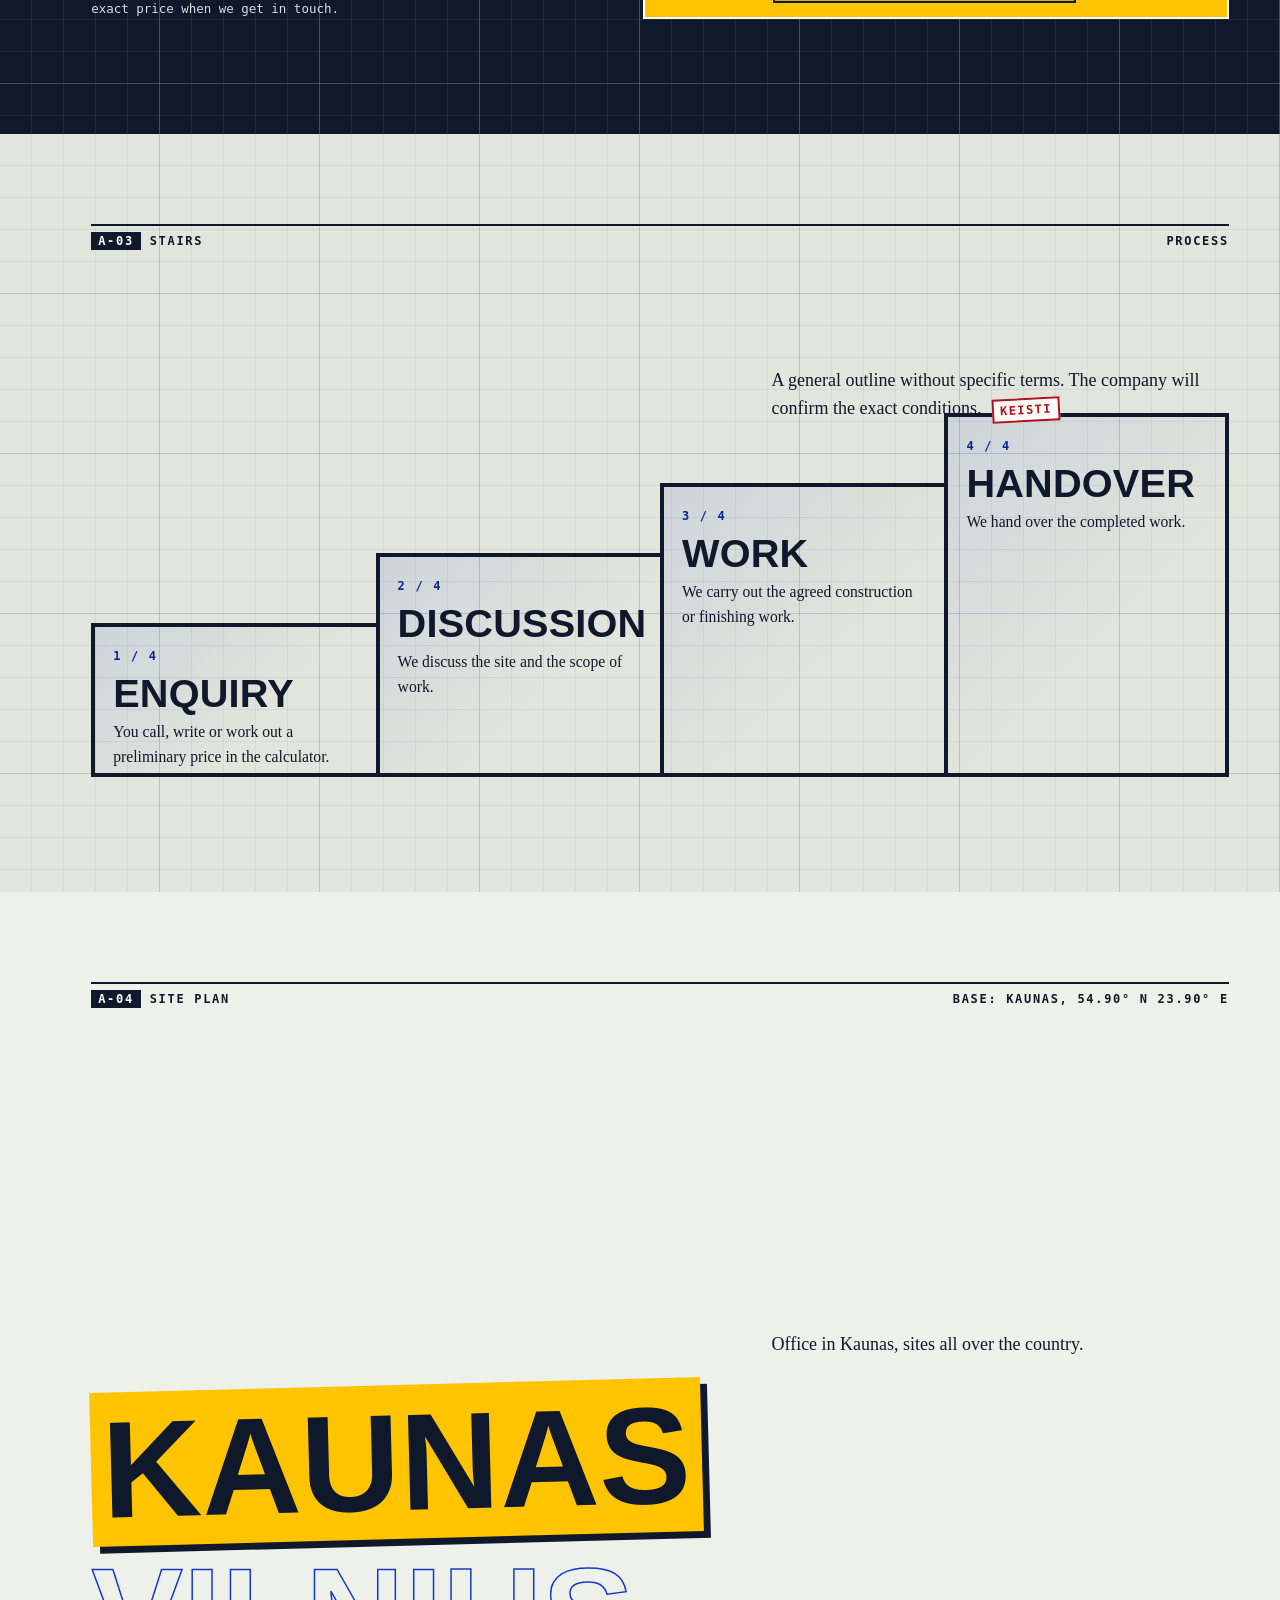
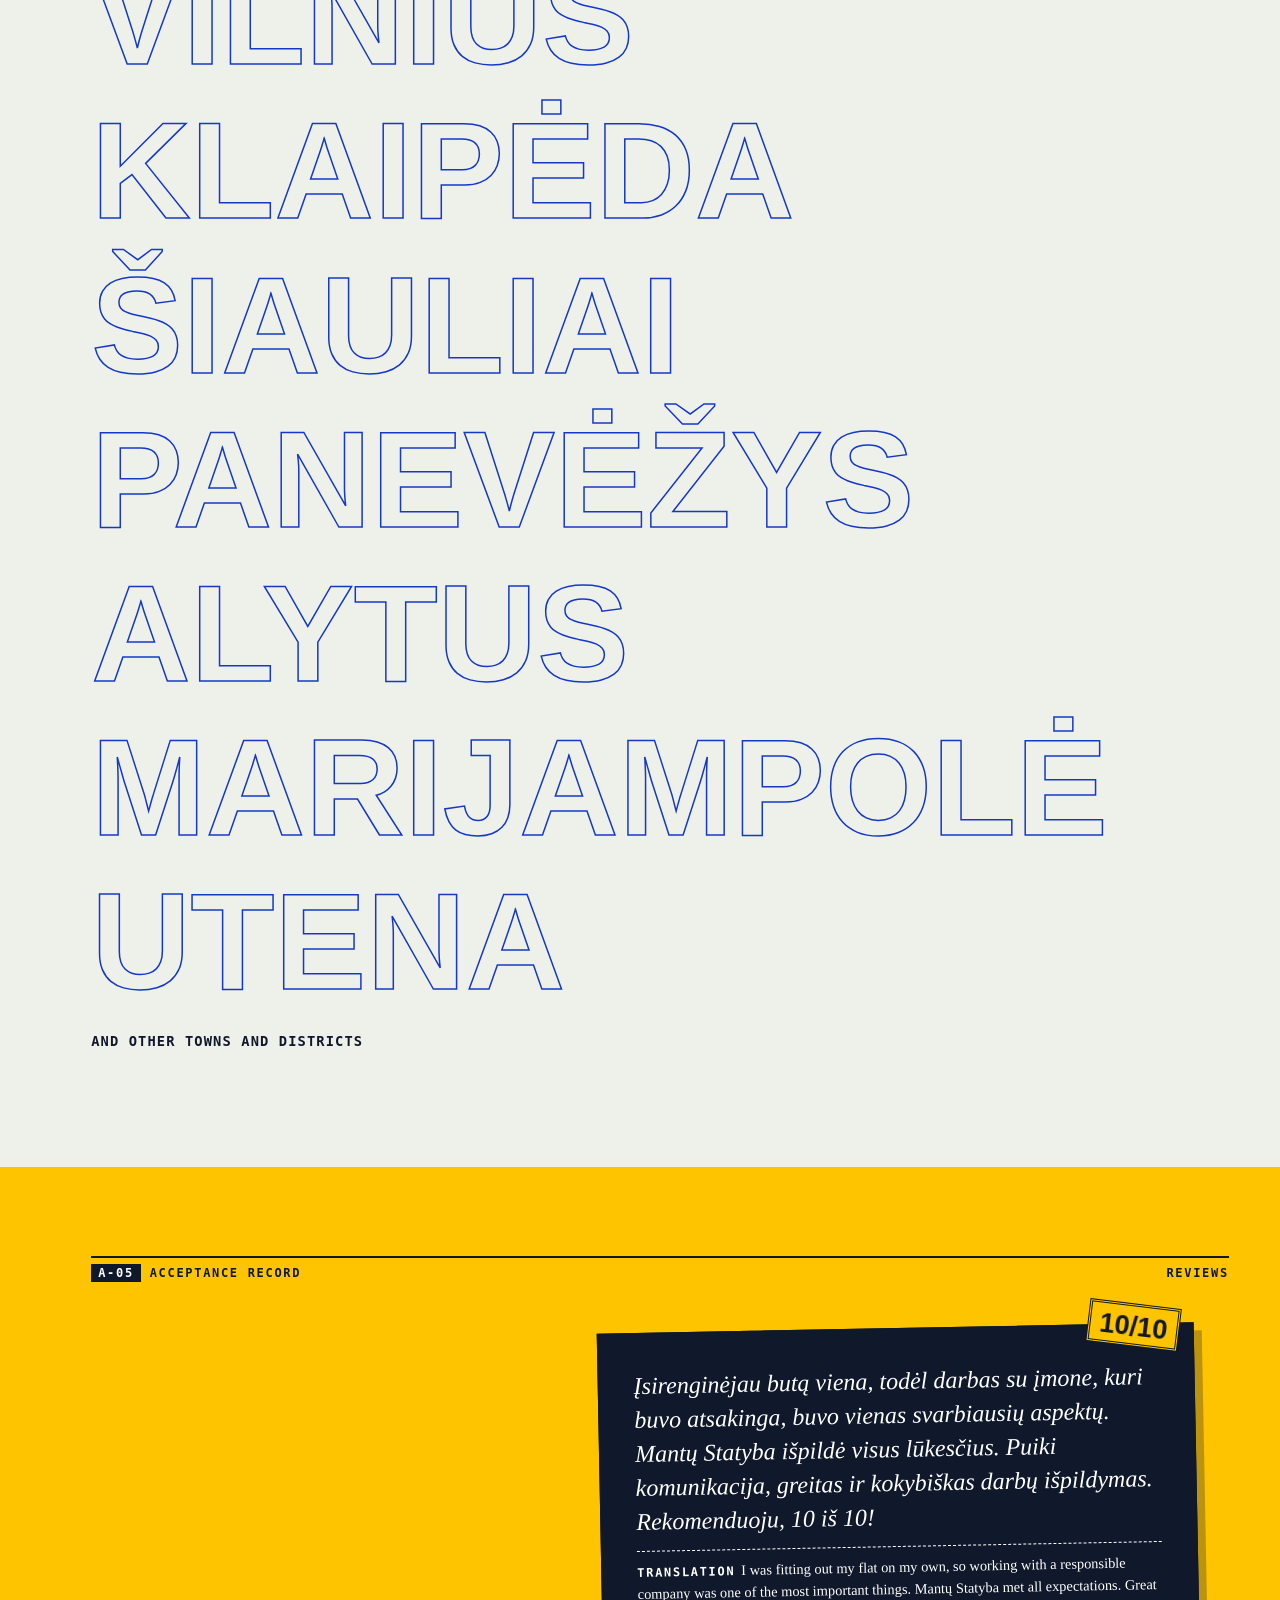
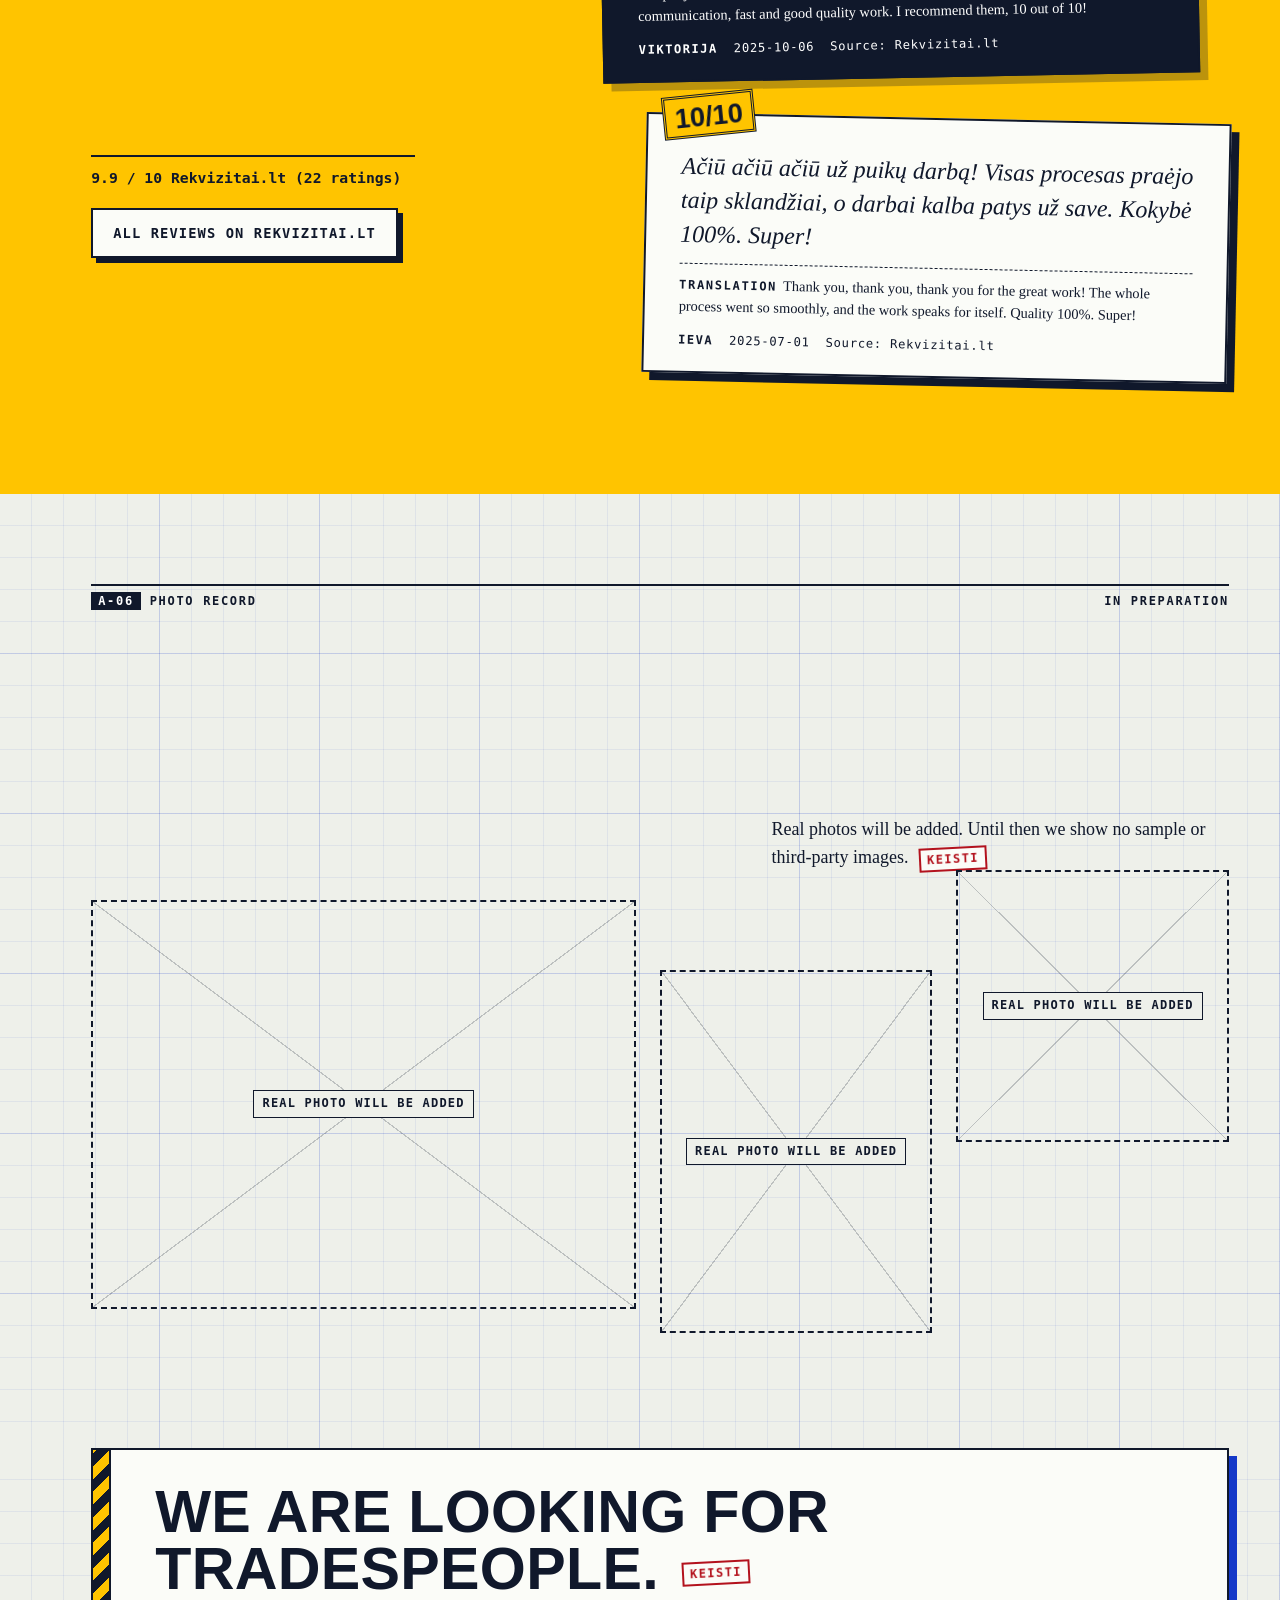
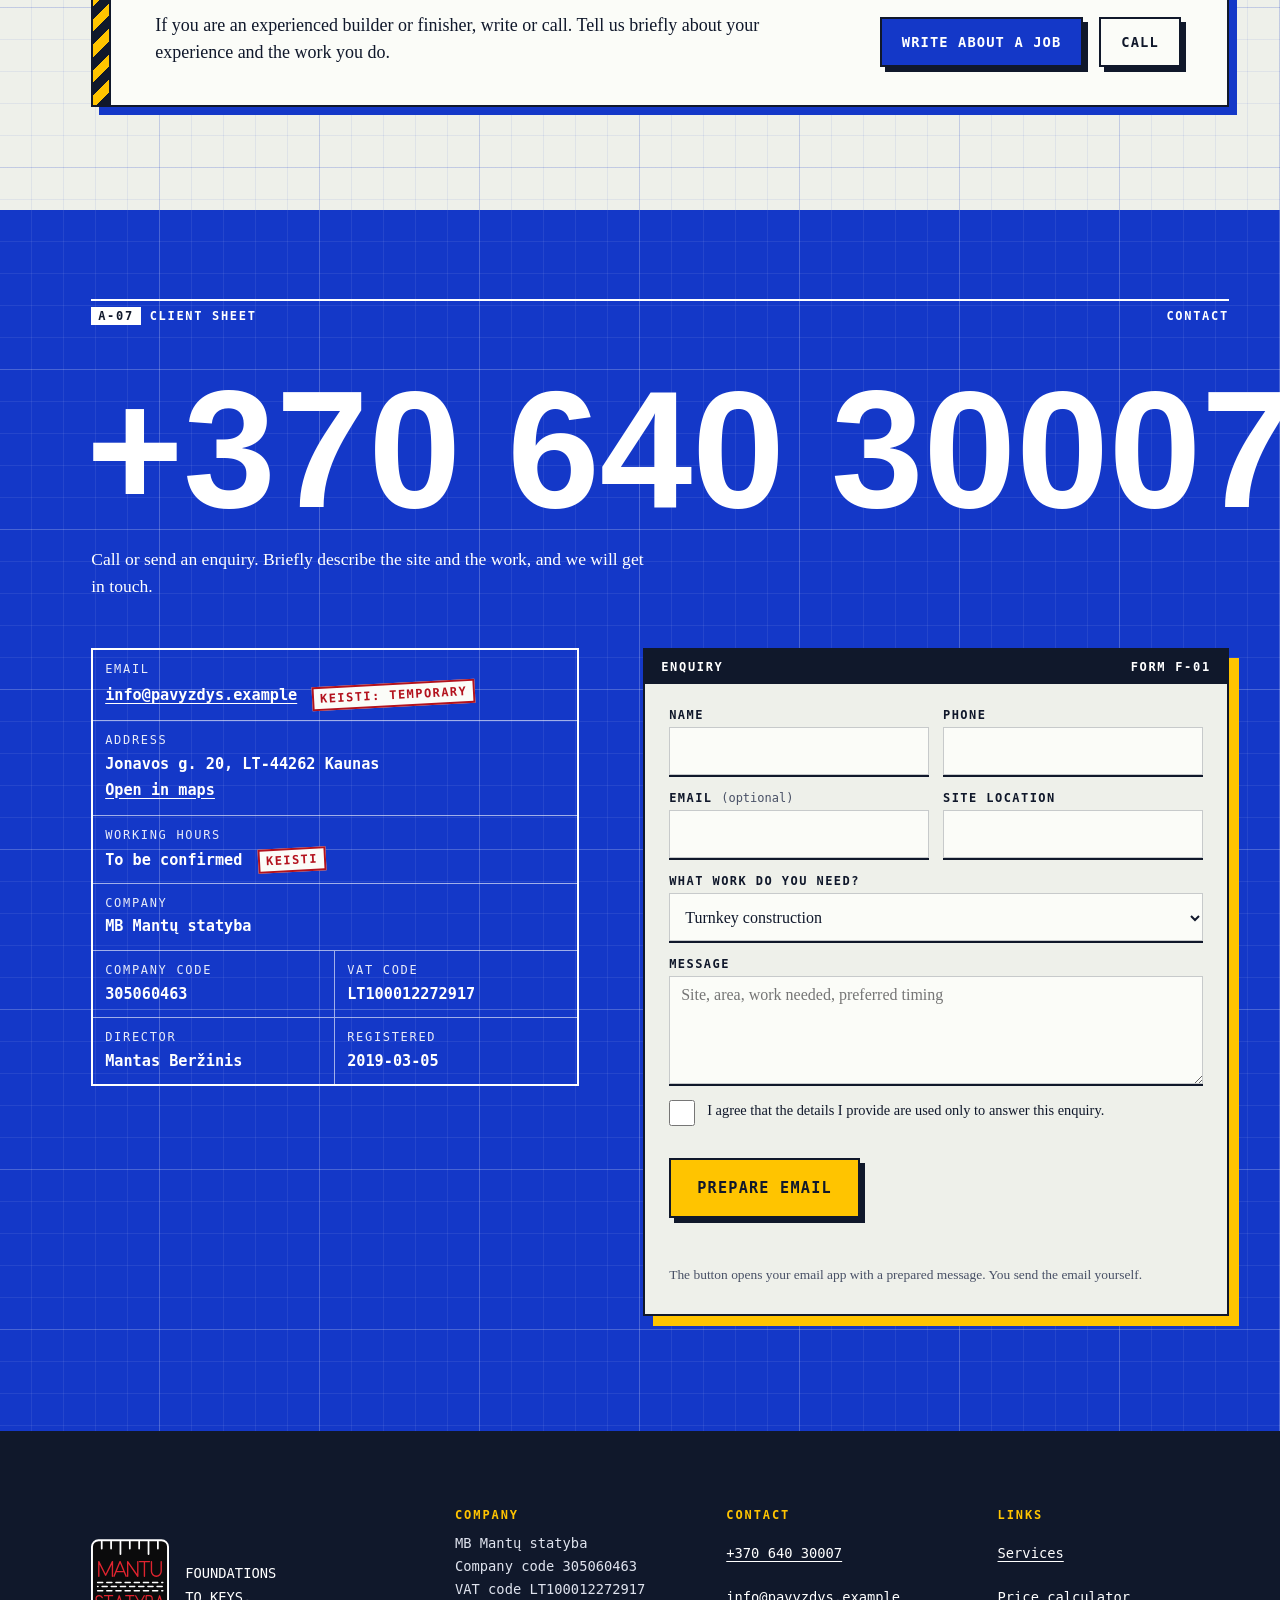
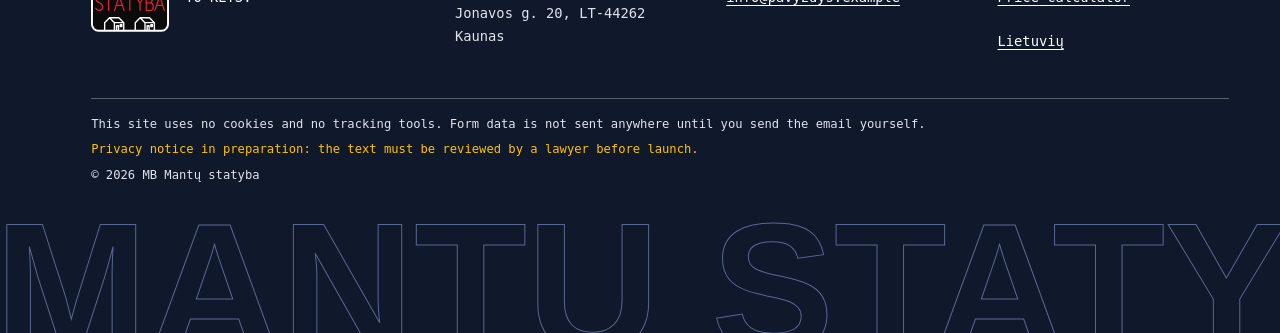
<file: mantu/en/index.html>
<!DOCTYPE html>
<html lang="en">
<head>
  <meta charset="utf-8">
  <meta name="viewport" content="width=device-width, initial-scale=1">
  <title>Mantu Statyba | Building from foundations to keys across Lithuania</title>
  <meta name="description" content="MB Mantų statyba: foundations, masonry, roofs, facades, building services, interior finishing and renovation. Based in Kaunas, working across Lithuania. Preliminary price in the calculator.">
  <!-- KEISTI: kol tai juodraštis, puslapis neindeksuojamas. Paleidžiant tikru domenu šią eilutę ištrinkite. -->
  <meta name="robots" content="noindex, nofollow">
  <meta name="theme-color" content="#eef0ea">
  <link rel="alternate" hreflang="lt" href="../index.html">
  <link rel="alternate" hreflang="en" href="index.html">
  <link rel="alternate" hreflang="x-default" href="../index.html">
  <link rel="icon" href="../assets/logo.svg" type="image/svg+xml">
  <link rel="stylesheet" href="../styles.css">
  <script type="application/ld+json">
  {
    "@context": "https://schema.org",
    "@type": "GeneralContractor",
    "name": "Mantu Statyba",
    "legalName": "MB Mantų statyba",
    "foundingDate": "2019-03-05",
    "taxID": "305060463",
    "vatID": "LT100012272917",
    "telephone": "+37064030007",
    "numberOfEmployees": { "@type": "QuantitativeValue", "value": 5 },
    "address": { "@type": "PostalAddress", "streetAddress": "Jonavos g. 20", "postalCode": "LT-44262", "addressLocality": "Kaunas", "addressCountry": "LT" },
    "areaServed": { "@type": "Country", "name": "Lithuania" },
    "founder": { "@type": "Person", "name": "Mantas Beržinis" },
    "logo": "../assets/logo.svg"
  }
  </script>
</head>
<body class="has-mbar">
  <a class="skip" href="#content">Skip to content</a>

  <header class="hdr" id="top">
    <div class="hdr-in">
      <a class="brand-link" href="index.html" aria-label="Mantu Statyba, home">
        <img src="../assets/logo-light.svg" alt="" width="38" height="45">
        <span class="brand-txt"><span class="brand-name">Mantu Statyba</span></span>
      </a>
      <nav class="nav" aria-label="Main menu">
        <a href="#services">Services</a>
        <a href="#process">Process</a>
        <a href="#reviews">Reviews</a>
        <a href="#contact">Contact</a>
      </nav>
      <div class="hdr-act">
        <a class="hdr-tel" href="tel:+37064030007">+370 640 30007</a>
        <a class="button button--hz hdr-calc" href="calculator/index.html">Calculator</a>
        <div class="lang" role="group" aria-label="Language">
          <a href="../index.html" lang="lt" hreflang="lt" aria-label="Lietuvių">LT</a>
          <span aria-current="true" lang="en">EN</span>
        </div>
        <button class="menu-btn" type="button" aria-expanded="false" aria-controls="mnav"><span class="bars" aria-hidden="true"></span><span class="mtxt">Menu</span></button>
      </div>
    </div>
    <nav class="mnav on-dark" id="mnav" aria-label="Mobile menu">
      <ul>
        <li><a href="#services">Services</a></li>
        <li><a href="#process">Process</a></li>
        <li><a href="#reviews">Reviews</a></li>
        <li><a href="#contact">Contact</a></li>
      </ul>
      <div class="mnav-btns">
        <a class="button button--hz" href="calculator/index.html">Price calculator</a>
        <a class="button button--line" href="tel:+37064030007">Call +370 640 30007</a>
      </div>
    </nav>
  </header>

  <div class="rail" role="slider" tabindex="0" aria-label="Page position" aria-orientation="vertical" aria-valuemin="0" aria-valuemax="100" aria-valuenow="0"><span class="rail-m">&minus;1.20</span><span class="rail-t">Elevation, m</span></div>

  <main id="content">
    <!-- A-00 Title sheet -->
    <section class="s-hero grid-bg on-paper" aria-labelledby="hero-h">
      <div class="container">
        <div class="lapas"><span><b>A-00</b> Title sheet</span><span>MB Mantų statyba, Kaunas</span></div>
        <h1 id="hero-h"><span>We build</span> <span class="h-b">foundations</span> <span class="h-hl">to keys.</span></h1>
        <p class="dim" aria-hidden="true"><span>Foundations / whole build / keys</span></p>
        <div class="hero-b">
          <div>
            <p class="hero-lead">Foundations, masonry, roofs, facades, building services and interior finishing. <em>All construction work in one company</em>, across Lithuania.</p>
            <div class="hero-cta">
              <a class="button button--hz button--lg" href="calculator/index.html">Get a preliminary price</a>
              <a class="button button--lg" href="#uzklausa">Send an enquiry</a>
            </div>
            <p class="hero-tel">Or call: <a href="tel:+37064030007">+370 640 30007</a></p>
          </div>
        </div>
      </div>
    </section>

    <!-- Hazard tape -->
    <div class="tape-w" aria-label="Areas of work">
      <div class="tape">
        <div class="tape-run">
          <ul><li>Foundations</li><li>Masonry</li><li>Roofs</li><li>Facades</li><li>Interior finishing</li><li>Electrics</li><li>Plumbing</li><li>Heating</li><li>Timber-frame houses</li><li>Terraces</li><li>Renovation</li></ul>
          <ul aria-hidden="true"><li>Foundations</li><li>Masonry</li><li>Roofs</li><li>Facades</li><li>Interior finishing</li><li>Electrics</li><li>Plumbing</li><li>Heating</li><li>Timber-frame houses</li><li>Terraces</li><li>Renovation</li></ul>
        </div>
      </div>
    </div>

    <!-- A-01 Section: services -->
    <section class="sec s-pj bg-blue grid-bg on-dark" id="services" aria-labelledby="pj-h">
      <div class="container">
        <div class="lapas"><span><b>A-01</b> Section 1-1</span><span>Services</span></div>
        <div class="pj-head">
          <h2 id="pj-h" class="rv">One building. Every trade.</h2>
          <p>Pick a job in the list or a part of the building in the drawing. You can order the whole build or a single stage.</p>
        </div>
        <div class="pj">
          <figure class="pj-fig">
            <svg class="pj-svg" viewBox="0 0 640 500" role="img" aria-label="Building section diagram: foundations, walls, roof, facade, interior finishing, building services and terrace" focusable="false">
              <g class="thin" stroke-dasharray="3 5"><path d="M76 58H300M76 196H136M76 284H136M76 478H134"/></g>
              <g class="thin"><path d="M70 58V478M64 58H76M64 196H76M64 284H76M64 400H76M64 478H76M150 492H480M150 486V498M480 486V498M315 486V498"/></g>
              <g><text x="14" y="62">+9.10</text><text x="14" y="200">+5.40</text><text x="14" y="288">+3.00</text><text x="14" y="404">&#177;0.00</text><text x="14" y="482">&#8722;1.20</text></g>
              <path d="M20 400H620"/>
              <path class="thin" d="M40 400l-12 14M66 400l-12 14M92 400l-12 14M118 400l-12 14M530 400l-12 14M556 400l-12 14M582 400l-12 14M608 400l-12 14"/>
              <g class="z" data-z="pamatai">
                <path class="zf" d="M138 388H502V400H480V462H502V478H446V462H458V400H172V462H194V478H138Z"/>
                <path d="M150 400V462H138V478H194V462H172V400M458 400V462H446V478H502V462H480V400"/>
                <rect x="172" y="388" width="286" height="12"/>
                <path class="thin" d="M142 478l10-16M156 478l10-16M170 478l10-16M184 478l8-12M450 478l10-16M464 478l10-16M478 478l10-16M492 478l8-12M190 400l8-12M230 400l8-12M270 400l8-12M310 400l8-12M350 400l8-12M390 400l8-12M430 400l8-12"/>
              </g>
              <g class="z" data-z="muras">
                <rect class="zf" x="150" y="196" width="22" height="192"/><rect class="zf" x="458" y="196" width="22" height="192"/><rect class="zf" x="172" y="284" width="286" height="10"/>
                <rect x="150" y="196" width="22" height="204"/><rect x="458" y="196" width="22" height="204"/>
                <rect x="172" y="284" width="286" height="10"/>
                <path d="M150 196H480"/>
                <path class="thin" d="M150 213h22m-22 17h22m-22 17h22m-22 17h22m-22 17h22m-22 17h22m-22 17h22m-22 17h22m-22 17h22m-22 17h22m-22 17h22M458 213h22m-22 17h22m-22 17h22m-22 17h22m-22 17h22m-22 17h22m-22 17h22m-22 17h22m-22 17h22m-22 17h22m-22 17h22M161 196v17m-6 17v-17m12 34v-17m-12 34v-17m12 34v-17m-12 34v-17m12 34v-17m-12 34v-17m12 34v-17m-12 34v-17M469 196v17m-6 17v-17m12 34v-17m-12 34v-17m12 34v-17m-12 34v-17m12 34v-17m-12 34v-17m12 34v-17m-12 34v-17"/>
              </g>
              <g class="z" data-z="stogas">
                <path class="zf" d="M108 206L315 58L522 206L506 214L315 80L124 214Z"/>
                <path d="M108 206L315 58L522 206L506 214L315 80L124 214Z"/>
                <path d="M392 113V78H416V130M388 78H420"/>
                <path class="thin" d="M150 176l12 16M180 155l12 16M210 134l12 16M240 113l12 16M270 92l12 16M480 176l-12 16M450 155l-12 16M420 134l-12 16M360 92l-12 16M300 70l8 12M330 70l-8 12"/>
              </g>
              <g class="z" data-z="fasadas">
                <rect class="zf" x="138" y="206" width="12" height="194"/><rect class="zf" x="480" y="206" width="12" height="194"/>
                <rect x="138" y="206" width="12" height="194"/><rect x="480" y="206" width="12" height="194"/>
                <path class="thin" d="M138 212l12 10l-12 10l12 10l-12 10l12 10l-12 10l12 10l-12 10l12 10l-12 10l12 10l-12 10l12 10l-12 10l12 10l-12 10l12 10M480 212l12 10l-12 10l12 10l-12 10l12 10l-12 10l12 10l-12 10l12 10l-12 10l12 10l-12 10l12 10l-12 10l12 10l-12 10l12 10"/>
              </g>
              <g class="z" data-z="apdaila">
                <rect class="zf" x="172" y="196" width="286" height="88"/>
                <path d="M315 196V220M301 232a14 14 0 0 1 28 0Z"/>
                <rect x="204" y="222" width="36" height="62"/><circle cx="233" cy="255" r="2"/>
                <rect x="372" y="218" width="48" height="32"/>
                <path class="thin" d="M172 278H204M240 278H458M378 244l12-14 8 8 8-10 8 16M260 284v-6M300 284v-6M340 284v-6M380 284v-6M420 284v-6"/>
              </g>
              <g class="z" data-z="inzinerija">
                <rect class="zf" x="172" y="294" width="286" height="94"/>
                <rect x="384" y="336" width="56" height="36"/>
                <path class="thin" d="M395 336v36m11-36v36m11-36v36m11-36v36"/>
                <path d="M390 372v10H246V388" stroke-dasharray="7 4"/><path d="M246 400V440H110" stroke-dasharray="7 4"/>
                <rect x="196" y="310" width="28" height="36"/><path d="M212 316l-7 12h9l-7 12"/>
                <path d="M210 310V302H315V294" stroke-dasharray="2 4"/>
                <rect x="268" y="314" width="30" height="50"/><circle cx="283" cy="350" r="5"/><path d="M276 364v18M290 364v18"/>
              </g>
              <g class="z" data-z="karkasas">
                <rect class="zf" x="492" y="290" width="124" height="110"/>
                <rect x="492" y="392" width="124" height="8"/>
                <path d="M552 392V306M606 392V306M492 298H616M492 306H616M552 334L576 306M606 334L582 306M552 334L528 306"/>
                <path class="thin" d="M506 298v-8M526 298v-8M546 298v-8M566 298v-8M586 298v-8M606 298v-8M512 392v8M532 392v8M572 392v8M592 392v8"/>
              </g>
            </svg>
            <figcaption>Diagram, not a design. Elevations are nominal.</figcaption>
          </figure>
          <ul class="pj-list">
            <li data-z="pamatai muras stogas fasadas apdaila inzinerija karkasas"><button class="pj-btn" type="button" aria-expanded="false"><span class="lv">1:1</span><span class="nm">Turnkey construction</span><span class="pl" aria-hidden="true"></span></button><div class="pj-txt"><p>The whole build in one company: from foundations to the last finishing detail.</p></div></li>
            <li data-z="pamatai muras"><button class="pj-btn" type="button" aria-expanded="false"><span class="lv">&minus;1.20</span><span class="nm">Foundations and masonry</span><span class="pl" aria-hidden="true"></span></button><div class="pj-txt"><p>Foundations, floor slabs and masonry. The base the whole house stands on.</p></div></li>
            <li data-z="stogas"><button class="pj-btn" type="button" aria-expanded="false"><span class="lv">+9.10</span><span class="nm">Roofs</span><span class="pl" aria-hidden="true"></span></button><div class="pj-txt"><p>Roof structures, covering and flashing for new houses and reconstruction.</p></div></li>
            <li data-z="fasadas"><button class="pj-btn" type="button" aria-expanded="false"><span class="lv">+5.40</span><span class="nm">Facades</span><span class="pl" aria-hidden="true"></span></button><div class="pj-txt"><p>Facade work for new and renovated buildings.</p></div></li>
            <li data-z="apdaila"><button class="pj-btn" type="button" aria-expanded="false"><span class="lv">+3.00</span><span class="nm">Interior finishing</span><span class="pl" aria-hidden="true"></span></button><div class="pj-txt"><p>Plastering, filling, painting, floors, tiles and doors.</p></div></li>
            <li data-z="inzinerija"><button class="pj-btn" type="button" aria-expanded="false"><span class="lv">&plusmn;0.00</span><span class="nm">Electrics, plumbing and heating</span><span class="pl" aria-hidden="true"></span></button><div class="pj-txt"><p>Building services: electrical installation, water supply, drainage and heating.</p></div></li>
            <li data-z="karkasas"><button class="pj-btn" type="button" aria-expanded="false"><span class="lv">+0.15</span><span class="nm">Timber-frame houses and terraces</span><span class="pl" aria-hidden="true"></span></button><div class="pj-txt"><p>Timber-frame houses, extensions and terraces.</p></div></li>
            <li data-z="muras stogas fasadas"><button class="pj-btn" type="button" aria-expanded="false"><span class="lv">REN</span><span class="nm">Renovation</span><span class="pl" aria-hidden="true"></span></button><div class="pj-txt"><p>Renewal of old buildings: from structure to finishing.</p></div></li>
          </ul>
        </div>
      </div>
    </section>

    <!-- A-02 Calculator -->
    <section class="sec s-calc bg-ink grid-bg on-dark" id="calculator" aria-labelledby="kk-h">
      <div class="container">
        <div class="lapas"><span><b>A-02</b> Estimate sketch</span><span>Price calculator</span></div>
        <h2 id="kk-h" class="kk rv">How much?</h2>
        <div class="calc-b">
          <div>
            <p>Answer 9 short questions about the home, the work and the materials. The calculator shows a preliminary renovation price as a range, labour and materials separately, and the duration. No registration.</p>
            <div class="hero-cta"><a class="button button--hz button--lg" href="calculator/index.html">Open the calculator</a></div>
            <p class="fine">A preliminary price is not an offer. We will discuss the exact price when we get in touch.</p>
          </div>
          <div class="tapeline" aria-hidden="true"><span class="tl-a">from</span><span class="tl-z">to</span><span class="tl-r">Preliminary price</span></div>
        </div>
      </div>
    </section>

    <!-- A-03 Process -->
    <section class="sec s-eiga grid-bg on-paper" id="process" aria-labelledby="eiga-h">
      <div class="container">
        <div class="lapas"><span><b>A-03</b> Stairs</span><span>Process</span></div>
        <div class="eiga-h">
          <h2 id="eiga-h" class="rv">Four steps.</h2>
          <!-- KEISTI: darbo eigą (apžiūra, sąmata, sutartis, mokėjimas) turi patvirtinti savininkas. Kol nepatvirtinta, etapai aprašyti tik bendrai. -->
          <p>A general outline without specific terms. The company will confirm the exact conditions. <span class="keisti">Keisti</span></p>
        </div>
        <ol class="laiptai">
          <li class="rv-up"><span class="k">1 / 4</span><h3>Enquiry</h3><p>You call, write or work out a preliminary price in the calculator.</p></li>
          <li class="rv-up"><span class="k">2 / 4</span><h3>Discussion</h3><p>We discuss the site and the scope of work.</p></li>
          <li class="rv-up"><span class="k">3 / 4</span><h3>Work</h3><p>We carry out the agreed construction or finishing work.</p></li>
          <li class="rv-up"><span class="k">4 / 4</span><h3>Handover</h3><p>We hand over the completed work.</p></li>
        </ol>
      </div>
    </section>

    <!-- A-04 Coverage -->
    <section class="sec s-geo" id="coverage" aria-labelledby="geo-h">
      <div class="container">
        <div class="lapas"><span><b>A-04</b> Site plan</span><span>Base: Kaunas, 54.90&deg; N 23.90&deg; E</span></div>
        <div class="geo-top">
          <h2 id="geo-h" class="rv">We work across Lithuania.</h2>
          <p>Office in Kaunas, sites all over the country.</p>
        </div>
        <ul class="miestai">
          <li class="hq">Kaunas</li><li>Vilnius</li><li>Klaipėda</li><li>Šiauliai</li><li>Panevėžys</li><li>Alytus</li><li>Marijampolė</li><li>Utena</li>
          <li class="etc">and other towns and districts</li>
        </ul>
      </div>
    </section>

    <!-- A-05 Reviews. Originalai pažodžiui iš Rekvizitai.lt (pateikė koordinatorius 2026-11-16). Tekstų nekeisti, kitų nepridėti. Vertimą turi patikrinti gimtakalbis. -->
    <section class="sec s-ats" id="reviews" aria-labelledby="ats-h">
      <div class="container">
        <div class="lapas"><span><b>A-05</b> Acceptance record</span><span>Reviews</span></div>
        <div class="ats">
          <div>
            <h2 id="ats-h" class="sr-only">Rating and reviews</h2>
            <p class="ats-n rv" aria-hidden="true">9.9<small>/10</small></p>
            <p class="ats-s">9.9 / 10 Rekvizitai.lt (22 ratings)</p>
            <a class="button" href="https://rekvizitai.vz.lt/imone/mantu_statyba/atsiliepimai/" target="_blank" rel="noopener">All reviews on Rekvizitai.lt<span class="sr-only"> (opens in a new window)</span></a>
          </div>
          <div class="ats-q">
            <figure class="cit cit-1 rv-up">
              <span class="antsp" aria-label="Rating 10 out of 10">10/10</span>
              <blockquote lang="lt"><p>Įsirenginėjau butą viena, todėl darbas su įmone, kuri buvo atsakinga, buvo vienas svarbiausių aspektų. Mantų Statyba išpildė visus lūkesčius. Puiki komunikacija, greitas ir kokybiškas darbų išpildymas. Rekomenduoju, 10 iš 10!</p></blockquote>
              <p class="tr"><b>Translation</b>I was fitting out my flat on my own, so working with a responsible company was one of the most important things. Mantų Statyba met all expectations. Great communication, fast and good quality work. I recommend them, 10 out of 10!</p>
              <figcaption><b>Viktorija</b><span>2025-10-06</span><span>Source: Rekvizitai.lt</span></figcaption>
            </figure>
            <figure class="cit cit-2 rv-up">
              <span class="antsp" aria-label="Rating 10 out of 10">10/10</span>
              <blockquote lang="lt"><p>Ačiū ačiū ačiū už puikų darbą! Visas procesas praėjo taip sklandžiai, o darbai kalba patys už save. Kokybė 100%. Super!</p></blockquote>
              <p class="tr"><b>Translation</b>Thank you, thank you, thank you for the great work! The whole process went so smoothly, and the work speaks for itself. Quality 100%. Super!</p>
              <figcaption><b>Ieva</b><span>2025-07-01</span><span>Source: Rekvizitai.lt</span></figcaption>
            </figure>
          </div>
        </div>
      </div>
    </section>

    <!-- A-06 Projects. KEISTI: čia įkelkite tikras objektų nuotraukas (assets/darbai/...). -->
    <section class="sec s-obj grid-bg on-paper" id="projects" aria-labelledby="obj-h">
      <div class="container">
        <div class="lapas"><span><b>A-06</b> Photo record</span><span>In preparation</span></div>
        <div class="obj-top">
          <h2 id="obj-h" class="rv">Our projects.</h2>
          <p>Real photos will be added. Until then we show no sample or third-party images. <span class="keisti">Keisti</span></p>
        </div>
        <div class="remai">
          <div class="remas"><span>Real photo will be added</span></div>
          <div class="remas"><span>Real photo will be added</span></div>
          <div class="remas"><span>Real photo will be added</span></div>
        </div>
      </div>
    </section>

    <!-- Careers (be lapo numerio). KEISTI: karjeros tekstą patvirtina savininkas. -->
    <section class="s-karj grid-bg on-paper" id="careers" aria-labelledby="karj-h">
      <div class="container">
        <div class="karj">
          <div>
            <h2 id="karj-h">We are looking for tradespeople. <span class="keisti">Keisti</span></h2>
            <p>If you are an experienced builder or finisher, write or call. Tell us briefly about your experience and the work you do.</p>
          </div>
          <div class="karj-b">
            <a class="button button--blue" href="mailto:info@pavyzdys.example?subject=Job%20at%20Mantu%20Statyba">Write about a job</a>
            <a class="button" href="tel:+37064030007">Call</a>
          </div>
        </div>
      </div>
    </section>

    <!-- A-07 Contact -->
    <section class="sec s-kont bg-blue grid-bg on-dark" id="contact" aria-labelledby="kont-h">
      <div class="container">
        <div class="lapas"><span><b>A-07</b> Client sheet</span><span>Contact</span></div>
        <h2 id="kont-h" class="sr-only">Contact</h2>
        <a class="tel-xl" href="tel:+37064030007">+370 640 30007</a>
        <p class="kont-l">Call or send an enquiry. Briefly describe the site and the work, and we will get in touch.</p>
        <div class="kont">
          <dl class="rekv">
            <!-- KEISTI: el. pašto adresas nežinomas, info@pavyzdys.example yra laikinas. -->
            <div class="w"><dt>Email</dt><dd><a href="mailto:info@pavyzdys.example">info@pavyzdys.example</a> <span class="keisti">Keisti: temporary</span></dd></div>
            <div class="w"><dt>Address</dt><dd>Jonavos g. 20, LT-44262 Kaunas<br><a href="https://www.google.com/maps/search/?api=1&amp;query=Jonavos+g.+20%2C+44262+Kaunas" rel="noopener" target="_blank">Open in maps<span class="sr-only"> (opens in a new window)</span></a></dd></div>
            <!-- KEISTI: darbo laiką nurodo savininkas. -->
            <div class="w"><dt>Working hours</dt><dd>To be confirmed <span class="keisti">Keisti</span></dd></div>
            <div class="w"><dt>Company</dt><dd>MB Mantų statyba</dd></div>
            <div><dt>Company code</dt><dd>305060463</dd></div>
            <div><dt>VAT code</dt><dd>LT100012272917</dd></div>
            <div><dt>Director</dt><dd>Mantas Beržinis</dd></div>
            <div><dt>Registered</dt><dd>2019-03-05</dd></div>
          </dl>
          <!-- Forma sudaro mailto laišką lankytojo el. pašto programoje. Nieko nesiunčia į serverį. KEISTI: action el. paštą. -->
          <form class="forma" id="uzklausa" action="mailto:info@pavyzdys.example" method="post" novalidate>
            <div class="forma-h"><h3>Enquiry</h3><span aria-hidden="true">Form F-01</span></div>
            <div class="forma-b">
              <div class="f2">
                <div class="fld"><label for="f-name">Name</label><input id="f-name" name="name" data-label="Name" autocomplete="name" required maxlength="60"></div>
                <div class="fld"><label for="f-tel">Phone</label><input id="f-tel" name="phone" data-label="Phone" type="tel" autocomplete="tel" inputmode="tel" required maxlength="20"></div>
                <div class="fld"><label for="f-mail">Email <span class="opt">(optional)</span></label><input id="f-mail" name="email" data-label="Email" type="email" autocomplete="email" maxlength="80"></div>
                <div class="fld"><label for="f-city">Site location</label><input id="f-city" name="location" data-label="Site location" autocomplete="address-level2" maxlength="80"></div>
              </div>
              <div class="fld"><label for="f-svc">What work do you need?</label>
                <select id="f-svc" name="service" data-label="Service">
                  <option>Turnkey construction</option><option>Foundations and masonry</option><option>Roofs</option><option>Facades</option><option>Interior finishing</option><option>Electrics, plumbing and heating</option><option>Timber-frame houses and terraces</option><option>Renovation</option><option>Other</option>
                </select>
              </div>
              <div class="fld"><label for="f-msg">Message</label><textarea id="f-msg" name="message" data-label="Message" maxlength="1200" placeholder="Site, area, work needed, preferred timing"></textarea></div>
              <div class="hp-field" aria-hidden="true"><label for="f-web">Website</label><input id="f-web" name="website" tabindex="-1" autocomplete="off"></div>
              <label class="sut"><input type="checkbox" id="f-ok" name="sutikimas" required><span>I agree that the details I provide are used only to answer this enquiry.</span></label>
              <button class="button button--hz button--lg" type="submit">Prepare email</button>
              <p class="form-msg" id="form-msg" role="status"></p>
              <p class="f-note">The button opens your email app with a prepared message. You send the email yourself.</p>
            </div>
          </form>
        </div>
      </div>
    </section>
  </main>

  <footer class="ftr">
    <div class="container">
      <div class="ftr-g">
        <div class="ftr-brand">
          <img src="../assets/logo.svg" alt="Mantu Statyba logo" width="78" height="93">
          <p>Foundations<br>to keys.</p>
        </div>
        <div>
          <h2>Company</h2>
          <p>MB Mantų statyba<br>Company code 305060463<br>VAT code LT100012272917<br>Jonavos g. 20, LT-44262 Kaunas</p>
        </div>
        <div>
          <h2>Contact</h2>
          <ul>
            <li><a href="tel:+37064030007">+370 640 30007</a></li>
            <li><a href="mailto:info@pavyzdys.example">info@pavyzdys.example</a></li>
          </ul>
        </div>
        <div>
          <h2>Links</h2>
          <ul>
            <li><a href="#services">Services</a></li>
            <li><a href="calculator/index.html">Price calculator</a></li>
            <li><a href="../index.html" lang="lt" hreflang="lt">Lietuvių</a></li>
          </ul>
        </div>
      </div>
      <div class="ftr-n">
        <p>This site uses no cookies and no tracking tools. Form data is not sent anywhere until you send the email yourself.</p>
        <!-- KEISTI: privatumo pranešimą turi parengti ar peržiūrėti teisininkas. -->
        <p class="legal-note">Privacy notice in preparation: the text must be reviewed by a lawyer before launch.</p>
        <p>&copy; 2026 MB Mantų statyba</p>
      </div>
    </div>
    <p class="ftr-xl" aria-hidden="true">Mantu Statyba</p>
  </footer>

  <div class="mbar-site">
    <a href="tel:+37064030007">Call</a>
    <a href="calculator/index.html">Calculator</a>
  </div>

  <script src="../script.js" defer></script>
</body>
</html>
</file>
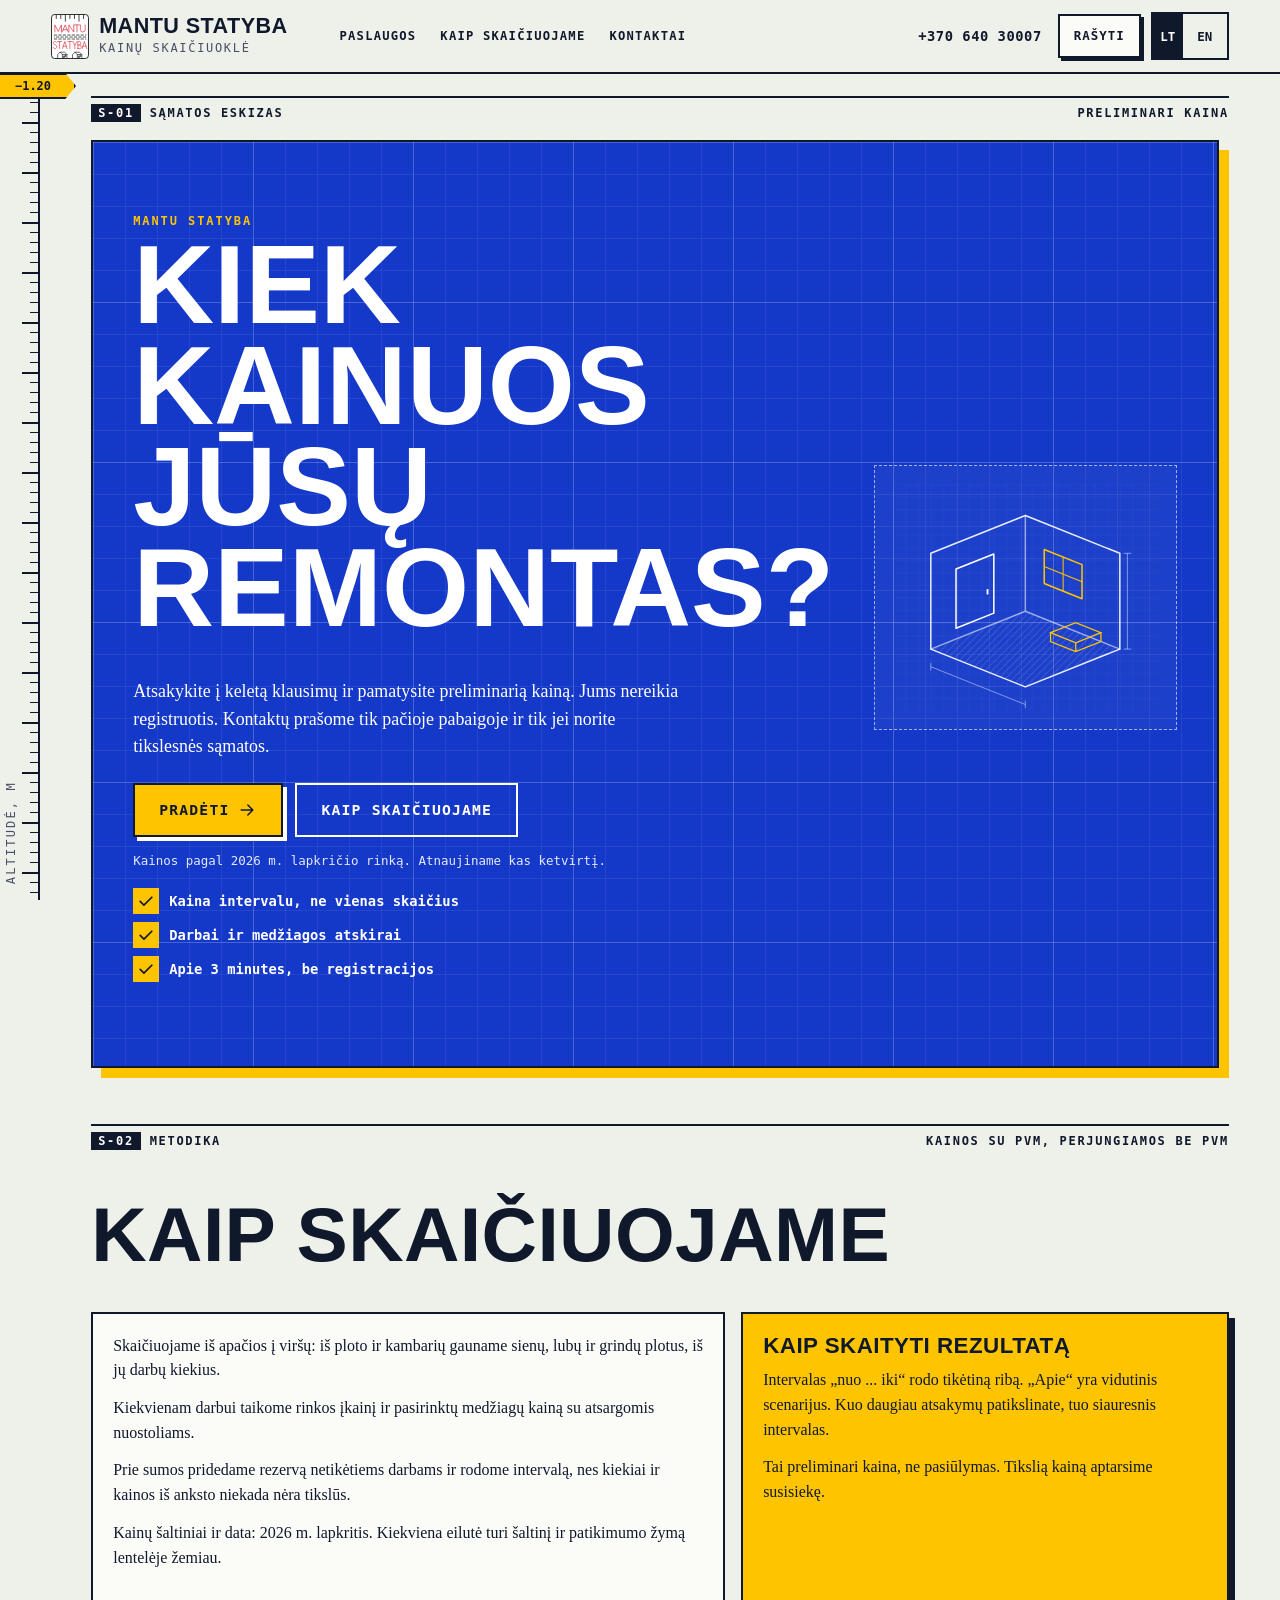
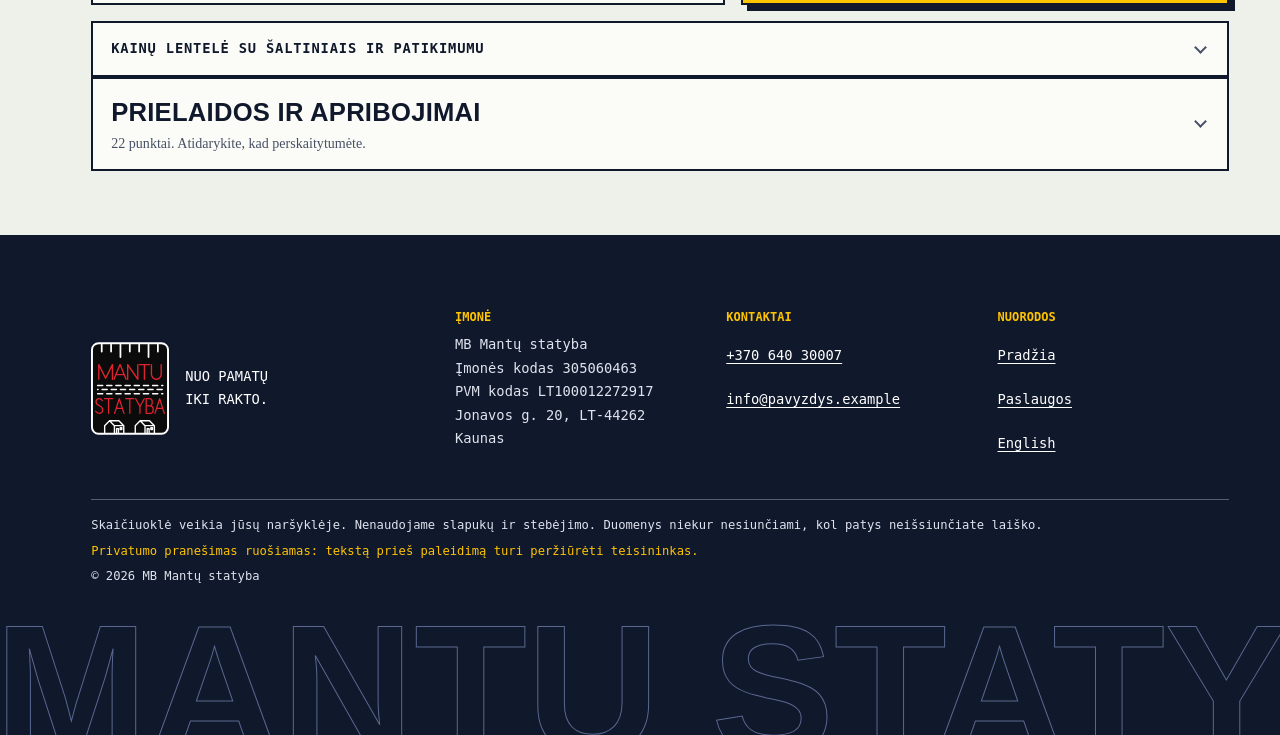
<file: mantu/skaiciuokle/index.html>
<!DOCTYPE html>
<html lang="lt">
<head>
  <meta charset="utf-8">
  <meta name="viewport" content="width=device-width, initial-scale=1">
  <title>Kainų skaičiuoklė | Mantu Statyba</title>
  <meta name="description" content="Mantu Statyba remonto kainų skaičiuoklė: atsakykite į kelis klausimus ir pamatysite preliminarią buto ar namo remonto kainą su intervalu, darbais, medžiagomis ir trukme.">
  <meta name="theme-color" content="#eef0ea">
  <!-- KEISTI: kol tai juodraštis, puslapis neindeksuojamas. Paleidžiant tikru domenu šią eilutę ištrinkite. -->
  <meta name="robots" content="noindex, nofollow">
  <link rel="alternate" hreflang="lt" href="index.html">
  <link rel="alternate" hreflang="en" href="../en/calculator/index.html">
  <link rel="alternate" hreflang="x-default" href="index.html">
  <link rel="icon" href="../assets/logo.svg" type="image/svg+xml">
  <link rel="stylesheet" href="../styles.css">
  <link rel="stylesheet" href="calc.css">
  <link rel="stylesheet" href="tema.css">
  <script src="config.js" defer></script>
  <script src="data.js" defer></script>
  <script src="calc.js" defer></script>
  <script src="app.js" defer></script>
  <script src="../script.js" defer></script>
</head>
<body class="calc-page">
  <a class="skip" href="#app">Pereiti prie skaičiuoklės</a>
  <div class="ribbon" id="ribbon" hidden>Preliminari kaina</div>

  <header class="hdr">
    <div class="hdr-in">
      <a class="brand-link" href="../index.html" aria-label="Mantu Statyba, pradžia">
        <img src="../assets/logo-light.svg" alt="" width="38" height="45">
        <span class="brand-txt"><span class="brand-name">Mantu Statyba</span><span class="brand-sub">Kainų skaičiuoklė</span></span>
      </a>
      <nav class="nav" aria-label="Pagrindinis meniu">
        <a href="../index.html#paslaugos">Paslaugos</a>
        <a href="#metodika">Kaip skaičiuojame</a>
        <a href="../index.html#kontaktai">Kontaktai</a>
      </nav>
      <div class="hdr-act">
        <a class="hdr-tel" id="topTel" href="tel:+37064030007"><span id="topTelTxt">+370 640 30007</span></a>
        <a class="button hdr-calc" href="../index.html#uzklausa">Rašyti</a>
        <div class="lang" role="group" aria-label="Kalba">
          <span aria-current="true" lang="lt">LT</span>
          <a href="../en/calculator/index.html" lang="en" hreflang="en" aria-label="English">EN</a>
        </div>
        <button class="menu-btn" type="button" aria-expanded="false" aria-controls="mnav"><span class="bars" aria-hidden="true"></span><span class="mtxt">Meniu</span></button>
      </div>
    </div>
    <nav class="mnav on-dark" id="mnav" aria-label="Mobilus meniu">
      <ul>
        <li><a href="../index.html">Pradžia</a></li>
        <li><a href="../index.html#paslaugos">Paslaugos</a></li>
        <li><a href="#metodika">Kaip skaičiuojame</a></li>
        <li><a href="../index.html#kontaktai">Kontaktai</a></li>
      </ul>
      <div class="mnav-btns">
        <a class="button button--hz" href="../index.html#uzklausa">Rašyti užklausą</a>
        <a class="button button--line" href="tel:+37064030007">Skambinti +370 640 30007</a>
      </div>
    </nav>
  </header>

  <div class="rail" role="slider" tabindex="0" aria-label="Puslapio padėtis" aria-orientation="vertical" aria-valuemin="0" aria-valuemax="100" aria-valuenow="0"><span class="rail-m">&minus;1.20</span><span class="rail-t">Altitudė, m</span></div>

  <main id="app" class="wrap app" tabindex="-1">
    <div class="lapas" aria-hidden="true"><span><b>S-01</b> Sąmatos eskizas</span><span>Preliminari kaina</span></div>
    <h1 class="sr-only">Remonto kainų skaičiuoklė: preliminari kaina</h1>
    <noscript><p class="noscript">Skaičiuoklei reikia „JavaScript“. Įjunkite jį naršyklėje arba susisiekite su mumis: telefonas ir el. paštas yra puslapio apačioje.</p></noscript>
    <div class="progress-area" id="progressArea" hidden>
      <div class="progress-top">
        <p class="progress-label" id="progressLabel">Žingsnis 1 iš 9</p>
        <label class="vat-switch">
          <input type="checkbox" id="vatToggle" class="sr-only">
          <span class="switch" aria-hidden="true"></span>
          <span>Rodyti kainas be PVM</span>
        </label>
      </div>
      <div class="progress" aria-hidden="true"><span id="progressFill"></span></div>
      <nav aria-label="Skaičiuoklės žingsniai">
        <ol class="stepper" id="stepper"></ol>
      </nav>
    </div>

    <div class="layout" id="layout">
      <section class="stage" id="stage" aria-live="off"></section>
      <aside class="live" id="live" aria-label="Preliminari kaina" hidden>
        <div class="live-card">
          <p class="live-k">Preliminari kaina</p>
          <p class="live-v" id="liveValue" aria-live="polite">Dar nepakanka duomenų</p>
          <p class="live-s" id="liveSub"></p>
          <div class="live-acc" id="liveAcc"></div>
          <ul class="live-split" id="liveSplit"></ul>
          <p class="live-note">Kainos pagal 2026 m. lapkričio rinką. Tai preliminari kaina, ne pasiūlymas.</p>
        </div>
      </aside>
    </div>
  </main>

  <div class="mbar" id="mbar" hidden>
    <div class="wrap mbar-in">
      <p class="mbar-k">Preliminari</p>
      <p class="mbar-v" id="mbarValue">Dar nepakanka duomenų</p>
    </div>
  </div>

  <section class="wrap info" id="metodika" aria-labelledby="metodika-h" tabindex="-1">
    <div class="lapas" aria-hidden="true"><span><b>S-02</b> Metodika</span><span>Kainos su PVM, perjungiamos be PVM</span></div>
    <h2 id="metodika-h">Kaip skaičiuojame</h2>
    <div class="info-grid">
      <div class="info-card">
        <p>Skaičiuojame iš apačios į viršų: iš ploto ir kambarių gauname sienų, lubų ir grindų plotus, iš jų darbų kiekius.</p>
        <p>Kiekvienam darbui taikome rinkos įkainį ir pasirinktų medžiagų kainą su atsargomis nuostoliams.</p>
        <p>Prie sumos pridedame rezervą netikėtiems darbams ir rodome intervalą, nes kiekiai ir kainos iš anksto niekada nėra tikslūs.</p>
        <p>Kainų šaltiniai ir data: 2026 m. lapkritis. Kiekviena eilutė turi šaltinį ir patikimumo žymą lentelėje žemiau.</p>
      </div>
      <div class="info-card soft">
        <h3>Kaip skaityti rezultatą</h3>
        <p>Intervalas „nuo ... iki“ rodo tikėtiną ribą. „Apie“ yra vidutinis scenarijus. Kuo daugiau atsakymų patikslinate, tuo siauresnis intervalas.</p>
        <p>Tai preliminari kaina, ne pasiūlymas. Tikslią kainą aptarsime susisiekę.</p>
      </div>
    </div>
    <details class="sources" id="priceDetails">
      <summary>Kainų lentelė su šaltiniais ir patikimumu</summary>
      <p class="scroll-hint" id="scrollHint" hidden>Lentelė plati: slinkite ją į šonus. Pirmas stulpelis lieka matomas.</p>
      <div class="table-wrap ptable-wrap" id="priceTable" tabindex="0" role="region" aria-label="Kainų lentelė, slenkama į šonus"></div>
      <div id="sourceList"></div>
    </details>
  </section>

  <section class="wrap info" id="prielaidos" aria-labelledby="prielaidos-h">
    <details class="sources assume-box">
      <summary><span><span id="prielaidos-h" class="sum-h">Prielaidos ir apribojimai</span><span class="sum-s" id="assumeCount">Mūsų prielaidos, ne patikrinti faktai</span></span></summary>
      <div>
        <p class="lead-s">Šie dalykai yra prielaidos, ne patikrinti faktai. Juos turi peržiūrėti Mantu Statyba prieš naudojant skaičiuoklę.</p>
        <ul class="assume" id="assumeList"></ul>
      </div>
    </details>
  </section>

  <footer class="ftr">
    <div class="container">
      <div class="ftr-g">
        <div class="ftr-brand">
          <img src="../assets/logo.svg" alt="Mantu Statyba logotipas" width="78" height="93">
          <p>Nuo pamatų<br>iki rakto.</p>
        </div>
        <div>
          <h2>Įmonė</h2>
          <p>MB Mantų statyba<br>Įmonės kodas 305060463<br>PVM kodas LT100012272917<br>Jonavos g. 20, LT-44262 Kaunas</p>
        </div>
        <div>
          <h2>Kontaktai</h2>
          <ul>
            <li><a id="footTel" href="tel:+37064030007">+370 640 30007</a></li>
            <li><a id="footMail" href="mailto:info@pavyzdys.example">info@pavyzdys.example</a></li>
          </ul>
        </div>
        <div>
          <h2>Nuorodos</h2>
          <ul>
            <li><a href="../index.html">Pradžia</a></li>
            <li><a href="../index.html#paslaugos">Paslaugos</a></li>
            <li><a href="../en/calculator/index.html" lang="en" hreflang="en">English</a></li>
          </ul>
        </div>
      </div>
      <div class="ftr-n">
        <p>Skaičiuoklė veikia jūsų naršyklėje. Nenaudojame slapukų ir stebėjimo. Duomenys niekur nesiunčiami, kol patys neišsiunčiate laiško.</p>
        <p class="legal-note">Privatumo pranešimas ruošiamas: tekstą prieš paleidimą turi peržiūrėti teisininkas.</p>
        <p>&copy; 2026 MB Mantų statyba</p>
      </div>
    </div>
    <p class="ftr-xl" aria-hidden="true">Mantu Statyba</p>
  </footer>

  <div id="printSheet" class="print-sheet" aria-hidden="true"></div>

  <svg class="sprite" aria-hidden="true" focusable="false" xmlns="http://www.w3.org/2000/svg">
    <defs>
      <pattern id="pat-stripe" width="6" height="6" patternUnits="userSpaceOnUse" patternTransform="rotate(45)"><rect width="6" height="6" fill="#10182b"/><rect width="2.4" height="6" fill="#8f97ad"/></pattern>
      <pattern id="pat-dots" width="6" height="6" patternUnits="userSpaceOnUse"><rect width="6" height="6" fill="#6b7078"/><circle cx="3" cy="3" r="1.3" fill="#b4b7bd"/></pattern>
      <pattern id="pat-cross" width="7" height="7" patternUnits="userSpaceOnUse"><rect width="7" height="7" fill="#10182b"/><path d="M0 3.5h7M3.5 0v7" stroke="#4a4e55" stroke-width="1.2"/></pattern>
    </defs>
    <symbol id="i-flat" viewBox="0 0 24 24"><path d="M5 21V4.5A1.5 1.5 0 0 1 6.5 3h11A1.5 1.5 0 0 1 19 4.5V21M3 21h18M9 7h2M13 7h2M9 11h2M13 11h2M9 15h2M13 15h2M11 21v-3h2v3" fill="none" stroke="currentColor" stroke-width="1.6" stroke-linecap="round" stroke-linejoin="round"/></symbol>
    <symbol id="i-house" viewBox="0 0 24 24"><path d="M3 11 12 4l9 7M5 9.5V20h14V9.5M10 20v-5h4v5" fill="none" stroke="currentColor" stroke-width="1.6" stroke-linecap="round" stroke-linejoin="round"/></symbol>
    <symbol id="i-room" viewBox="0 0 24 24"><path d="M4 4h16v16H4zM4 14h6v6M14 4v5h6" fill="none" stroke="currentColor" stroke-width="1.6" stroke-linejoin="round"/></symbol>
    <symbol id="i-hammer" viewBox="0 0 24 24"><path d="m14 6 4 4M5 19l8.5-8.5M12 4.5l3-1.5 6 6-1.5 3-2-1-3.5 3.5-4-4L13.5 7z" fill="none" stroke="currentColor" stroke-width="1.6" stroke-linecap="round" stroke-linejoin="round"/></symbol>
    <symbol id="i-brush" viewBox="0 0 24 24"><path d="M4 4h13v5H4zM17 6.5h3v5h-8v2.5M11 14h2v7h-2z" fill="none" stroke="currentColor" stroke-width="1.6" stroke-linejoin="round"/></symbol>
    <symbol id="i-floor" viewBox="0 0 24 24"><path d="M3 9l9-5 9 5-9 5zM3 13l9 5 9-5M7.5 6.5l9 5M12 4v0M16.5 6.5l-9 5" fill="none" stroke="currentColor" stroke-width="1.6" stroke-linejoin="round" stroke-linecap="round"/></symbol>
    <symbol id="i-drop" viewBox="0 0 24 24"><path d="M12 3.5s6 6.4 6 10.5a6 6 0 0 1-12 0c0-4.1 6-10.5 6-10.5zM9.5 15a2.5 2.5 0 0 0 2.5 2.5" fill="none" stroke="currentColor" stroke-width="1.6" stroke-linecap="round" stroke-linejoin="round"/></symbol>
    <symbol id="i-door" viewBox="0 0 24 24"><path d="M6 21V4a1 1 0 0 1 1-1h10a1 1 0 0 1 1 1v17M3.5 21h17M14.5 12.5v.5" fill="none" stroke="currentColor" stroke-width="1.6" stroke-linecap="round"/></symbol>
    <symbol id="i-bolt" viewBox="0 0 24 24"><path d="M13 2.5 5 13.5h6l-1 8 8-11h-6z" fill="none" stroke="currentColor" stroke-width="1.6" stroke-linejoin="round"/></symbol>
    <symbol id="i-pipe" viewBox="0 0 24 24"><path d="M4 7h8a4 4 0 0 1 4 4v9M4 11h7v9M14 20h4M2.5 5v8" fill="none" stroke="currentColor" stroke-width="1.6" stroke-linecap="round" stroke-linejoin="round"/></symbol>
    <symbol id="i-spark" viewBox="0 0 24 24"><path d="M12 3v4M12 17v4M3 12h4M17 12h4M6 6l2.5 2.5M15.5 15.5 18 18M18 6l-2.5 2.5M8.5 15.5 6 18" fill="none" stroke="currentColor" stroke-width="1.6" stroke-linecap="round"/></symbol>
    <symbol id="i-check" viewBox="0 0 24 24"><path d="m5 12.5 4.5 4.5L19 7.5" fill="none" stroke="currentColor" stroke-width="2" stroke-linecap="round" stroke-linejoin="round"/></symbol>
    <symbol id="i-right" viewBox="0 0 24 24"><path d="M5 12h14M13 6l6 6-6 6" fill="none" stroke="currentColor" stroke-width="1.8" stroke-linecap="round" stroke-linejoin="round"/></symbol>
    <symbol id="i-left" viewBox="0 0 24 24"><path d="M19 12H5M11 6l-6 6 6 6" fill="none" stroke="currentColor" stroke-width="1.8" stroke-linecap="round" stroke-linejoin="round"/></symbol>
    <symbol id="i-print" viewBox="0 0 24 24"><path d="M7 9V3h10v6M7 17H4v-7a1 1 0 0 1 1-1h14a1 1 0 0 1 1 1v7h-3M7 14h10v7H7z" fill="none" stroke="currentColor" stroke-width="1.6" stroke-linejoin="round"/></symbol>
    <symbol id="i-download" viewBox="0 0 24 24"><path d="M12 4v11M7 10l5 5 5-5M4 20h16" fill="none" stroke="currentColor" stroke-width="1.7" stroke-linecap="round" stroke-linejoin="round"/></symbol>
    <symbol id="i-mail" viewBox="0 0 24 24"><path d="M3.5 5.5h17v13h-17zM4 6l8 6.5L20 6" fill="none" stroke="currentColor" stroke-width="1.6" stroke-linejoin="round"/></symbol>
    <symbol id="i-phone" viewBox="0 0 24 24"><path d="M5 3.5h3.5l1.5 4-2 1.5a11 11 0 0 0 7 7l1.5-2 4 1.5V19a1.5 1.5 0 0 1-1.5 1.5A16.5 16.5 0 0 1 3.5 5 1.5 1.5 0 0 1 5 3.5z" fill="none" stroke="currentColor" stroke-width="1.6" stroke-linejoin="round"/></symbol>
    <symbol id="i-info" viewBox="0 0 24 24"><circle cx="12" cy="12" r="8.5" fill="none" stroke="currentColor" stroke-width="1.6"/><path d="M12 11v5.5M12 7.6v.1" fill="none" stroke="currentColor" stroke-width="1.9" stroke-linecap="round"/></symbol>
    <symbol id="i-plus" viewBox="0 0 24 24"><path d="M12 5v14M5 12h14" fill="none" stroke="currentColor" stroke-width="1.8" stroke-linecap="round"/></symbol>
    <symbol id="i-trash" viewBox="0 0 24 24"><path d="M4.5 7h15M9.5 7V4.5h5V7M6.5 7l1 13h9l1-13" fill="none" stroke="currentColor" stroke-width="1.6" stroke-linejoin="round" stroke-linecap="round"/></symbol>
    <symbol id="i-reset" viewBox="0 0 24 24"><path d="M4.5 12a7.5 7.5 0 1 0 2.2-5.3M4.5 4v4h4" fill="none" stroke="currentColor" stroke-width="1.6" stroke-linecap="round" stroke-linejoin="round"/></symbol>
    <symbol id="i-clock" viewBox="0 0 24 24"><circle cx="12" cy="12" r="8.5" fill="none" stroke="currentColor" stroke-width="1.6"/><path d="M12 7.5V12l3 2" fill="none" stroke="currentColor" stroke-width="1.6" stroke-linecap="round"/></symbol>
    <symbol id="i-shield" viewBox="0 0 24 24"><path d="M12 3 5 6v5.5c0 4.4 3 8 7 9.5 4-1.5 7-5.1 7-9.5V6z M9 12l2 2 4-4" fill="none" stroke="currentColor" stroke-width="1.6" stroke-linejoin="round" stroke-linecap="round"/></symbol>
    <symbol id="i-edit" viewBox="0 0 24 24"><path d="M4 20h4L19 9l-4-4L4 16zM13.5 6.5l4 4" fill="none" stroke="currentColor" stroke-width="1.6" stroke-linejoin="round"/></symbol>
  </svg>
</body>
</html>
</file>
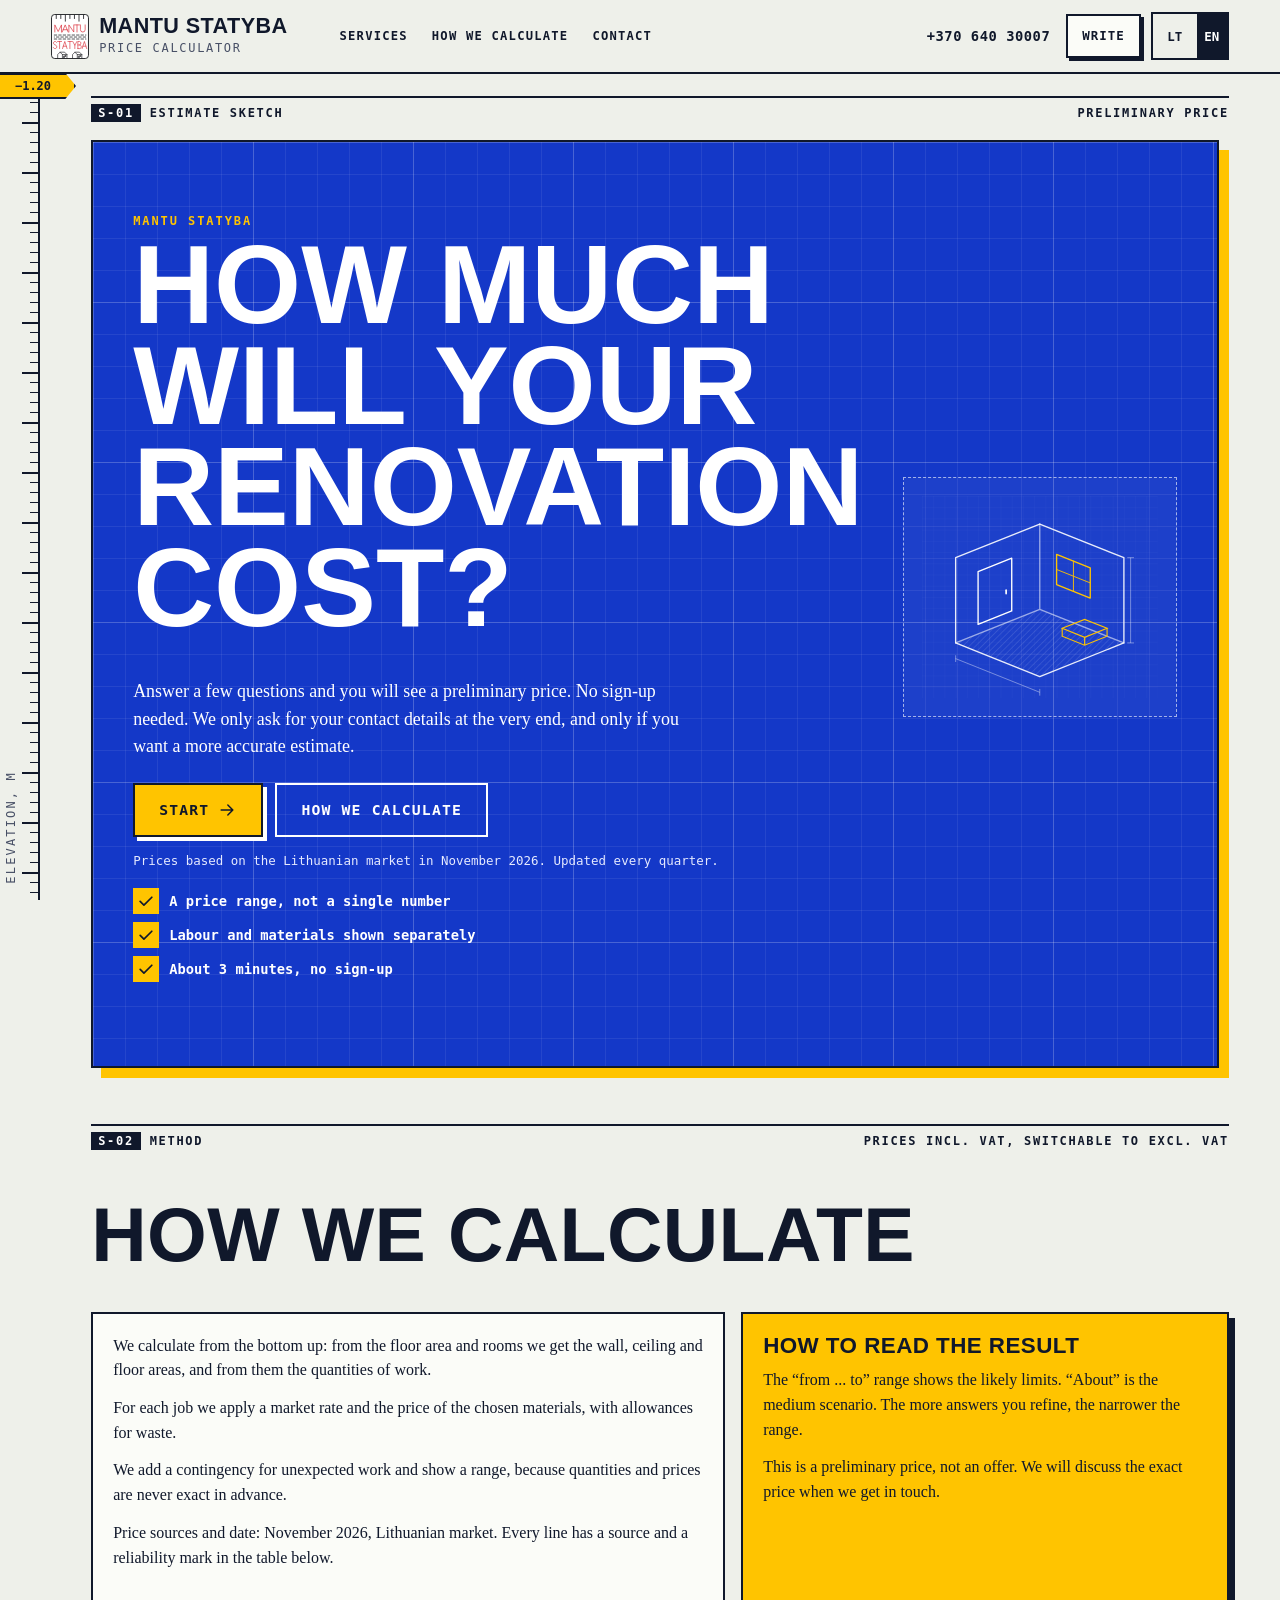
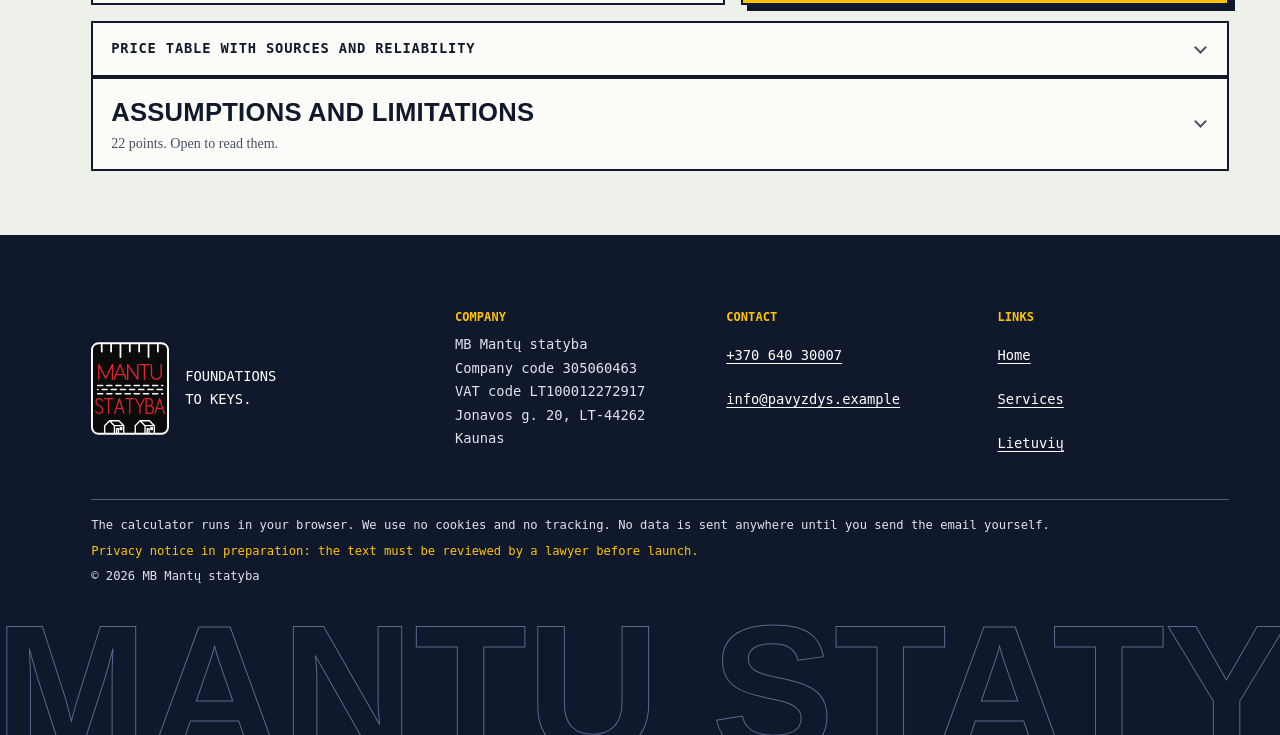
<file: mantu/en/calculator/index.html>
<!DOCTYPE html>
<html lang="en">
<head>
  <meta charset="utf-8">
  <meta name="viewport" content="width=device-width, initial-scale=1">
  <title>Price calculator | Mantu Statyba</title>
  <meta name="description" content="Mantu Statyba renovation price calculator: answer a few questions and see a preliminary price for renovating a flat or house, with a range, labour, materials and duration.">
  <meta name="theme-color" content="#eef0ea">
  <!-- KEISTI: kol tai juodraštis, puslapis neindeksuojamas. Paleidžiant tikru domenu šią eilutę ištrinkite. -->
  <meta name="robots" content="noindex, nofollow">
  <link rel="alternate" hreflang="lt" href="../../skaiciuokle/index.html">
  <link rel="alternate" hreflang="en" href="index.html">
  <link rel="alternate" hreflang="x-default" href="../../skaiciuokle/index.html">
  <link rel="icon" href="../../assets/logo.svg" type="image/svg+xml">
  <link rel="stylesheet" href="../../styles.css">
  <link rel="stylesheet" href="../../skaiciuokle/calc.css">
  <link rel="stylesheet" href="../../skaiciuokle/tema.css">
  <script src="../../skaiciuokle/config.js" defer></script>
  <script src="../../skaiciuokle/data.js" defer></script>
  <script src="../../skaiciuokle/calc.js" defer></script>
  <script src="i18n-en.js" defer></script>
  <script src="app.js" defer></script>
  <script src="../../script.js" defer></script>
</head>
<body class="calc-page">
  <a class="skip" href="#app">Skip to the calculator</a>
  <div class="ribbon" id="ribbon" hidden>Preliminary price</div>

  <header class="hdr">
    <div class="hdr-in">
      <a class="brand-link" href="../index.html" aria-label="Mantu Statyba, home">
        <img src="../../assets/logo-light.svg" alt="" width="38" height="45">
        <span class="brand-txt"><span class="brand-name">Mantu Statyba</span><span class="brand-sub">Price calculator</span></span>
      </a>
      <nav class="nav" aria-label="Main menu">
        <a href="../index.html#services">Services</a>
        <a href="#method">How we calculate</a>
        <a href="../index.html#contact">Contact</a>
      </nav>
      <div class="hdr-act">
        <a class="hdr-tel" id="topTel" href="tel:+37064030007"><span id="topTelTxt">+370 640 30007</span></a>
        <a class="button hdr-calc" href="../index.html#uzklausa">Write</a>
        <div class="lang" role="group" aria-label="Language">
          <a href="../../skaiciuokle/index.html" lang="lt" hreflang="lt" aria-label="Lietuvių">LT</a>
          <span aria-current="true" lang="en">EN</span>
        </div>
        <button class="menu-btn" type="button" aria-expanded="false" aria-controls="mnav"><span class="bars" aria-hidden="true"></span><span class="mtxt">Menu</span></button>
      </div>
    </div>
    <nav class="mnav on-dark" id="mnav" aria-label="Mobile menu">
      <ul>
        <li><a href="../index.html">Home</a></li>
        <li><a href="../index.html#services">Services</a></li>
        <li><a href="#method">How we calculate</a></li>
        <li><a href="../index.html#contact">Contact</a></li>
      </ul>
      <div class="mnav-btns">
        <a class="button button--hz" href="../index.html#uzklausa">Send an enquiry</a>
        <a class="button button--line" href="tel:+37064030007">Call +370 640 30007</a>
      </div>
    </nav>
  </header>

  <div class="rail" role="slider" tabindex="0" aria-label="Page position" aria-orientation="vertical" aria-valuemin="0" aria-valuemax="100" aria-valuenow="0"><span class="rail-m">&minus;1.20</span><span class="rail-t">Elevation, m</span></div>

  <main id="app" class="wrap app" tabindex="-1">
    <div class="lapas" aria-hidden="true"><span><b>S-01</b> Estimate sketch</span><span>Preliminary price</span></div>
    <h1 class="sr-only">Renovation price calculator: preliminary price</h1>
    <noscript><p class="noscript">The calculator needs JavaScript. Please turn it on in your browser or contact us: phone and email are at the bottom of the page.</p></noscript>
    <div class="progress-area" id="progressArea" hidden>
      <div class="progress-top">
        <p class="progress-label" id="progressLabel">Step 1 of 9</p>
        <label class="vat-switch">
          <input type="checkbox" id="vatToggle" class="sr-only">
          <span class="switch" aria-hidden="true"></span>
          <span>Show prices excluding VAT</span>
        </label>
      </div>
      <div class="progress" aria-hidden="true"><span id="progressFill"></span></div>
      <nav aria-label="Calculator steps">
        <ol class="stepper" id="stepper"></ol>
      </nav>
    </div>

    <div class="layout" id="layout">
      <section class="stage" id="stage" aria-live="off"></section>
      <aside class="live" id="live" aria-label="Preliminary price" hidden>
        <div class="live-card">
          <p class="live-k">Preliminary price</p>
          <p class="live-v" id="liveValue" aria-live="polite">Not enough data yet</p>
          <p class="live-s" id="liveSub"></p>
          <div class="live-acc" id="liveAcc"></div>
          <ul class="live-split" id="liveSplit"></ul>
          <p class="live-note">Prices based on the November 2026 market. This is a preliminary price, not an offer.</p>
        </div>
      </aside>
    </div>
  </main>

  <div class="mbar" id="mbar" hidden>
    <div class="wrap mbar-in">
      <p class="mbar-k">Preliminary</p>
      <p class="mbar-v" id="mbarValue">Not enough data yet</p>
    </div>
  </div>

  <section class="wrap info" id="method" aria-labelledby="method-h" tabindex="-1">
    <div class="lapas" aria-hidden="true"><span><b>S-02</b> Method</span><span>Prices incl. VAT, switchable to excl. VAT</span></div>
    <h2 id="method-h">How we calculate</h2>
    <div class="info-grid">
      <div class="info-card">
        <p>We calculate from the bottom up: from the floor area and rooms we get the wall, ceiling and floor areas, and from them the quantities of work.</p>
        <p>For each job we apply a market rate and the price of the chosen materials, with allowances for waste.</p>
        <p>We add a contingency for unexpected work and show a range, because quantities and prices are never exact in advance.</p>
        <p>Price sources and date: November 2026, Lithuanian market. Every line has a source and a reliability mark in the table below.</p>
      </div>
      <div class="info-card soft">
        <h3>How to read the result</h3>
        <p>The &ldquo;from ... to&rdquo; range shows the likely limits. &ldquo;About&rdquo; is the medium scenario. The more answers you refine, the narrower the range.</p>
        <p>This is a preliminary price, not an offer. We will discuss the exact price when we get in touch.</p>
      </div>
    </div>
    <details class="sources" id="priceDetails">
      <summary>Price table with sources and reliability</summary>
      <p class="scroll-hint" id="scrollHint" hidden>The table is wide: scroll it sideways. The first column stays visible.</p>
      <div class="table-wrap ptable-wrap" id="priceTable" tabindex="0" role="region" aria-label="Price table, scrolls sideways"></div>
      <div id="sourceList"></div>
    </details>
  </section>

  <section class="wrap info" id="assumptions" aria-labelledby="assumptions-h">
    <details class="sources assume-box">
      <summary><span><span id="assumptions-h" class="sum-h">Assumptions and limitations</span><span class="sum-s" id="assumeCount">Our assumptions, not verified facts</span></span></summary>
      <div>
        <p class="lead-s">These points are assumptions, not verified facts. Mantu Statyba must review them before using the calculator.</p>
        <ul class="assume" id="assumeList"></ul>
      </div>
    </details>
  </section>

  <footer class="ftr">
    <div class="container">
      <div class="ftr-g">
        <div class="ftr-brand">
          <img src="../../assets/logo.svg" alt="Mantu Statyba logo" width="78" height="93">
          <p>Foundations<br>to keys.</p>
        </div>
        <div>
          <h2>Company</h2>
          <p>MB Mantų statyba<br>Company code 305060463<br>VAT code LT100012272917<br>Jonavos g. 20, LT-44262 Kaunas</p>
        </div>
        <div>
          <h2>Contact</h2>
          <ul>
            <li><a id="footTel" href="tel:+37064030007">+370 640 30007</a></li>
            <li><a id="footMail" href="mailto:info@pavyzdys.example">info@pavyzdys.example</a></li>
          </ul>
        </div>
        <div>
          <h2>Links</h2>
          <ul>
            <li><a href="../index.html">Home</a></li>
            <li><a href="../index.html#services">Services</a></li>
            <li><a href="../../skaiciuokle/index.html" lang="lt" hreflang="lt">Lietuvių</a></li>
          </ul>
        </div>
      </div>
      <div class="ftr-n">
        <p>The calculator runs in your browser. We use no cookies and no tracking. No data is sent anywhere until you send the email yourself.</p>
        <p class="legal-note">Privacy notice in preparation: the text must be reviewed by a lawyer before launch.</p>
        <p>&copy; 2026 MB Mantų statyba</p>
      </div>
    </div>
    <p class="ftr-xl" aria-hidden="true">Mantu Statyba</p>
  </footer>

  <div id="printSheet" class="print-sheet" aria-hidden="true"></div>

  <svg class="sprite" aria-hidden="true" focusable="false" xmlns="http://www.w3.org/2000/svg">
    <defs>
      <pattern id="pat-stripe" width="6" height="6" patternUnits="userSpaceOnUse" patternTransform="rotate(45)"><rect width="6" height="6" fill="#10182b"/><rect width="2.4" height="6" fill="#8f97ad"/></pattern>
      <pattern id="pat-dots" width="6" height="6" patternUnits="userSpaceOnUse"><rect width="6" height="6" fill="#6b7078"/><circle cx="3" cy="3" r="1.3" fill="#b4b7bd"/></pattern>
      <pattern id="pat-cross" width="7" height="7" patternUnits="userSpaceOnUse"><rect width="7" height="7" fill="#10182b"/><path d="M0 3.5h7M3.5 0v7" stroke="#4a4e55" stroke-width="1.2"/></pattern>
    </defs>
    <symbol id="i-flat" viewBox="0 0 24 24"><path d="M5 21V4.5A1.5 1.5 0 0 1 6.5 3h11A1.5 1.5 0 0 1 19 4.5V21M3 21h18M9 7h2M13 7h2M9 11h2M13 11h2M9 15h2M13 15h2M11 21v-3h2v3" fill="none" stroke="currentColor" stroke-width="1.6" stroke-linecap="round" stroke-linejoin="round"/></symbol>
    <symbol id="i-house" viewBox="0 0 24 24"><path d="M3 11 12 4l9 7M5 9.5V20h14V9.5M10 20v-5h4v5" fill="none" stroke="currentColor" stroke-width="1.6" stroke-linecap="round" stroke-linejoin="round"/></symbol>
    <symbol id="i-room" viewBox="0 0 24 24"><path d="M4 4h16v16H4zM4 14h6v6M14 4v5h6" fill="none" stroke="currentColor" stroke-width="1.6" stroke-linejoin="round"/></symbol>
    <symbol id="i-hammer" viewBox="0 0 24 24"><path d="m14 6 4 4M5 19l8.5-8.5M12 4.5l3-1.5 6 6-1.5 3-2-1-3.5 3.5-4-4L13.5 7z" fill="none" stroke="currentColor" stroke-width="1.6" stroke-linecap="round" stroke-linejoin="round"/></symbol>
    <symbol id="i-brush" viewBox="0 0 24 24"><path d="M4 4h13v5H4zM17 6.5h3v5h-8v2.5M11 14h2v7h-2z" fill="none" stroke="currentColor" stroke-width="1.6" stroke-linejoin="round"/></symbol>
    <symbol id="i-floor" viewBox="0 0 24 24"><path d="M3 9l9-5 9 5-9 5zM3 13l9 5 9-5M7.5 6.5l9 5M12 4v0M16.5 6.5l-9 5" fill="none" stroke="currentColor" stroke-width="1.6" stroke-linejoin="round" stroke-linecap="round"/></symbol>
    <symbol id="i-drop" viewBox="0 0 24 24"><path d="M12 3.5s6 6.4 6 10.5a6 6 0 0 1-12 0c0-4.1 6-10.5 6-10.5zM9.5 15a2.5 2.5 0 0 0 2.5 2.5" fill="none" stroke="currentColor" stroke-width="1.6" stroke-linecap="round" stroke-linejoin="round"/></symbol>
    <symbol id="i-door" viewBox="0 0 24 24"><path d="M6 21V4a1 1 0 0 1 1-1h10a1 1 0 0 1 1 1v17M3.5 21h17M14.5 12.5v.5" fill="none" stroke="currentColor" stroke-width="1.6" stroke-linecap="round"/></symbol>
    <symbol id="i-bolt" viewBox="0 0 24 24"><path d="M13 2.5 5 13.5h6l-1 8 8-11h-6z" fill="none" stroke="currentColor" stroke-width="1.6" stroke-linejoin="round"/></symbol>
    <symbol id="i-pipe" viewBox="0 0 24 24"><path d="M4 7h8a4 4 0 0 1 4 4v9M4 11h7v9M14 20h4M2.5 5v8" fill="none" stroke="currentColor" stroke-width="1.6" stroke-linecap="round" stroke-linejoin="round"/></symbol>
    <symbol id="i-spark" viewBox="0 0 24 24"><path d="M12 3v4M12 17v4M3 12h4M17 12h4M6 6l2.5 2.5M15.5 15.5 18 18M18 6l-2.5 2.5M8.5 15.5 6 18" fill="none" stroke="currentColor" stroke-width="1.6" stroke-linecap="round"/></symbol>
    <symbol id="i-check" viewBox="0 0 24 24"><path d="m5 12.5 4.5 4.5L19 7.5" fill="none" stroke="currentColor" stroke-width="2" stroke-linecap="round" stroke-linejoin="round"/></symbol>
    <symbol id="i-right" viewBox="0 0 24 24"><path d="M5 12h14M13 6l6 6-6 6" fill="none" stroke="currentColor" stroke-width="1.8" stroke-linecap="round" stroke-linejoin="round"/></symbol>
    <symbol id="i-left" viewBox="0 0 24 24"><path d="M19 12H5M11 6l-6 6 6 6" fill="none" stroke="currentColor" stroke-width="1.8" stroke-linecap="round" stroke-linejoin="round"/></symbol>
    <symbol id="i-print" viewBox="0 0 24 24"><path d="M7 9V3h10v6M7 17H4v-7a1 1 0 0 1 1-1h14a1 1 0 0 1 1 1v7h-3M7 14h10v7H7z" fill="none" stroke="currentColor" stroke-width="1.6" stroke-linejoin="round"/></symbol>
    <symbol id="i-download" viewBox="0 0 24 24"><path d="M12 4v11M7 10l5 5 5-5M4 20h16" fill="none" stroke="currentColor" stroke-width="1.7" stroke-linecap="round" stroke-linejoin="round"/></symbol>
    <symbol id="i-mail" viewBox="0 0 24 24"><path d="M3.5 5.5h17v13h-17zM4 6l8 6.5L20 6" fill="none" stroke="currentColor" stroke-width="1.6" stroke-linejoin="round"/></symbol>
    <symbol id="i-phone" viewBox="0 0 24 24"><path d="M5 3.5h3.5l1.5 4-2 1.5a11 11 0 0 0 7 7l1.5-2 4 1.5V19a1.5 1.5 0 0 1-1.5 1.5A16.5 16.5 0 0 1 3.5 5 1.5 1.5 0 0 1 5 3.5z" fill="none" stroke="currentColor" stroke-width="1.6" stroke-linejoin="round"/></symbol>
    <symbol id="i-info" viewBox="0 0 24 24"><circle cx="12" cy="12" r="8.5" fill="none" stroke="currentColor" stroke-width="1.6"/><path d="M12 11v5.5M12 7.6v.1" fill="none" stroke="currentColor" stroke-width="1.9" stroke-linecap="round"/></symbol>
    <symbol id="i-plus" viewBox="0 0 24 24"><path d="M12 5v14M5 12h14" fill="none" stroke="currentColor" stroke-width="1.8" stroke-linecap="round"/></symbol>
    <symbol id="i-trash" viewBox="0 0 24 24"><path d="M4.5 7h15M9.5 7V4.5h5V7M6.5 7l1 13h9l1-13" fill="none" stroke="currentColor" stroke-width="1.6" stroke-linejoin="round" stroke-linecap="round"/></symbol>
    <symbol id="i-reset" viewBox="0 0 24 24"><path d="M4.5 12a7.5 7.5 0 1 0 2.2-5.3M4.5 4v4h4" fill="none" stroke="currentColor" stroke-width="1.6" stroke-linecap="round" stroke-linejoin="round"/></symbol>
    <symbol id="i-clock" viewBox="0 0 24 24"><circle cx="12" cy="12" r="8.5" fill="none" stroke="currentColor" stroke-width="1.6"/><path d="M12 7.5V12l3 2" fill="none" stroke="currentColor" stroke-width="1.6" stroke-linecap="round"/></symbol>
    <symbol id="i-shield" viewBox="0 0 24 24"><path d="M12 3 5 6v5.5c0 4.4 3 8 7 9.5 4-1.5 7-5.1 7-9.5V6z M9 12l2 2 4-4" fill="none" stroke="currentColor" stroke-width="1.6" stroke-linejoin="round" stroke-linecap="round"/></symbol>
    <symbol id="i-edit" viewBox="0 0 24 24"><path d="M4 20h4L19 9l-4-4L4 16zM13.5 6.5l4 4" fill="none" stroke="currentColor" stroke-width="1.6" stroke-linejoin="round"/></symbol>
  </svg>
</body>
</html>
</file>
<file: styles.css>
/* Pavyzdinis autoservisas, DEMO šablonas. Be išorinių šriftų, be bibliotekų. */
/* KEISTI: spalvas galima pakeisti tik šiame bloke. Tikrinkite kontrastą (AA). */
:root {
  --ink: #14202e;
  --muted: #44505e;
  --bg: #ffffff;
  --soft: #f2f5f9;
  --line: #ccd5df;
  --navy: #0f2a43;
  --navy-2: #173a5c;
  --accent: #c2410c;
  --accent-dark: #9a3412;
  --sun: #ffd166;
  --focus: #1d4ed8;
  --field: #5b6877;
  --radius: 14px;
  --maxw: 68rem;
  --font: system-ui, -apple-system, "Segoe UI", Roboto, "Helvetica Neue", Arial, sans-serif;
}

*, *::before, *::after { box-sizing: border-box; }

html { -webkit-text-size-adjust: 100%; text-size-adjust: 100%; }

@media (prefers-reduced-motion: no-preference) {
  html { scroll-behavior: smooth; }
}

body {
  margin: 0;
  padding-bottom: 5rem;
  font-family: var(--font);
  font-size: 1rem;
  line-height: 1.6;
  color: var(--ink);
  background: var(--bg);
}

img, svg { max-width: 100%; }
img { display: block; height: auto; }

h1, h2, h3 { line-height: 1.2; margin: 0 0 .75rem; color: var(--navy); }
p { margin: 0 0 1rem; }
ul { margin: 0; padding: 0; list-style: none; }

a { color: var(--accent-dark); text-underline-offset: .18em; }
a:hover { color: var(--navy); }

:focus-visible {
  outline: 3px solid var(--focus);
  outline-offset: 3px;
  border-radius: 4px;
}
.on-dark :focus-visible,
.callbar :focus-visible,
.site-footer :focus-visible { outline-color: var(--sun); }

.sprite { position: absolute; width: 0; height: 0; overflow: hidden; }
.icon { width: 1.5rem; height: 1.5rem; flex: none; fill: none; stroke: currentColor; stroke-width: 1.8; stroke-linecap: round; stroke-linejoin: round; }

.sr-only {
  position: absolute; width: 1px; height: 1px; margin: -1px; padding: 0;
  overflow: hidden; clip: rect(0 0 0 0); white-space: nowrap; border: 0;
}

.skip {
  position: absolute; left: .5rem; top: -5rem; z-index: 50;
  display: inline-flex; align-items: center; min-height: 44px; padding: 0 1rem;
  background: var(--sun); color: var(--navy); font-weight: 700; border-radius: 8px;
}
.skip:focus { top: .5rem; }

.container { width: min(100% - 2rem, var(--maxw)); margin-inline: auto; }

/* DEMO juostelė */
.ribbon { background: var(--sun); color: var(--navy); font-size: .875rem; line-height: 1.35; }
.ribbon p { margin: 0; padding: .5rem 0; display: flex; gap: .6rem; align-items: center; }
.ribbon strong { background: var(--navy); color: #fff; padding: .1rem .55rem; border-radius: 6px; letter-spacing: .08em; flex: none; }

/* Antraštė */
.site-header { position: sticky; top: 0; z-index: 30; background: #fff; border-bottom: 1px solid var(--line); }
.bar { display: flex; align-items: center; justify-content: space-between; gap: .75rem; min-height: 4rem; }
.brand {
  display: inline-flex; align-items: center; gap: .6rem; min-height: 44px;
  font-weight: 800; font-size: 1.05rem; color: var(--navy); text-decoration: none;
}
.brand img { width: 2rem; height: 2rem; }
.nav-toggle {
  min-height: 44px; min-width: 44px; padding: 0 1rem; font: inherit; font-weight: 700;
  color: var(--navy); background: #fff; border: 2px solid var(--navy); border-radius: 10px; cursor: pointer;
}
.nav {
  display: none; position: absolute; left: 0; right: 0; top: 100%;
  background: #fff; border-bottom: 1px solid var(--line);
  max-height: calc(100vh - 6rem); overflow-y: auto; padding: .25rem 1rem .75rem;
}
.nav.is-open { display: block; }
.nav a {
  display: flex; align-items: center; min-height: 48px; padding: 0 .5rem;
  color: var(--navy); font-weight: 600; text-decoration: none; border-bottom: 1px solid var(--line);
}
.nav li:last-child a { border-bottom: 0; }
.nav a:hover { color: var(--accent-dark); text-decoration: underline; }
.btn.header-call { display: none; }

/* Mygtukai */
.btn {
  display: inline-flex; align-items: center; justify-content: center; gap: .6rem;
  min-height: 56px; padding: 0 1.5rem; border-radius: 12px; border: 2px solid transparent;
  font: inherit; font-size: 1.125rem; font-weight: 800; text-decoration: none; cursor: pointer; text-align: center;
}
.btn-call { background: var(--sun); color: var(--navy); }
.btn-call:hover { background: #ffe19a; color: var(--navy); }
.btn-ghost { background: transparent; color: #fff; border-color: #fff; }
.btn-ghost:hover { background: #fff; color: var(--navy); }
.btn-primary { background: var(--accent); color: #fff; }
.btn-primary:hover { background: var(--accent-dark); color: #fff; }
.btn-outline { background: #fff; color: var(--navy); border-color: var(--navy); }
.btn-outline:hover { background: var(--navy); color: #fff; }
.btn-lg { min-height: 64px; font-size: 1.25rem; }

/* Hero */
.hero { background: linear-gradient(160deg, var(--navy) 0%, var(--navy-2) 100%); color: #fff; padding: 2rem 0 2.5rem; }
.hero h1 { color: #fff; font-size: clamp(1.9rem, 1.2rem + 3.6vw, 3.1rem); }
.hero-grid { display: grid; gap: 1.75rem; align-items: center; }
.eyebrow { margin: 0 0 .5rem; color: var(--sun); font-weight: 700; letter-spacing: .04em; text-transform: uppercase; font-size: .875rem; }
.lead { font-size: 1.125rem; color: #e6edf5; max-width: 36rem; }
.cta { display: grid; gap: .75rem; margin: 1.25rem 0 1rem; }
.checks { display: grid; gap: .35rem; margin: 0 0 1rem; color: #fff; }
.checks li { display: flex; gap: .5rem; align-items: center; }
.checks .icon { color: var(--sun); width: 1.25rem; height: 1.25rem; stroke-width: 2.4; }
.status { margin: 0; display: none; align-items: center; gap: .5rem; font-weight: 600; color: #fff; }
.status.is-set { display: flex; }
.status::before { content: ""; width: .7rem; height: .7rem; border-radius: 50%; background: #9aa7b5; flex: none; }
.status.is-open::before { background: #4ade80; }
.status.is-closed::before { background: #fca5a5; }
.hero-art img { width: 100%; border-radius: 20px; box-shadow: 0 10px 30px rgba(0, 0, 0, .35); }

/* Sekcijos */
.section { padding: 3rem 0; scroll-margin-top: 5rem; }
.section.soft { background: var(--soft); }
.section h2 { font-size: clamp(1.5rem, 1.1rem + 1.8vw, 2.2rem); }
.section-lead { color: var(--muted); max-width: 40rem; margin-bottom: 1.75rem; }

.grid { display: grid; gap: 1rem; }
.card { background: #fff; border: 1px solid var(--line); border-radius: var(--radius); padding: 1.25rem; }
.card h3 { font-size: 1.15rem; margin-bottom: .4rem; }
.card p { margin: 0; color: var(--muted); }
.card-icon { display: grid; place-items: center; width: 3rem; height: 3rem; margin-bottom: .85rem; border-radius: 12px; background: var(--navy); color: #fff; }

.why { display: grid; gap: 1rem; counter-reset: why; margin: 0; padding: 0; list-style: none; }
.why li { position: relative; padding: 1rem 1.25rem 1rem 4rem; background: #fff; border: 1px solid var(--line); border-radius: var(--radius); }
.why li::before {
  counter-increment: why; content: counter(why);
  position: absolute; left: 1rem; top: 1rem; display: grid; place-items: center;
  width: 2.25rem; height: 2.25rem; border-radius: 50%; background: var(--accent); color: #fff; font-weight: 800;
}
.why h3 { font-size: 1.1rem; margin-bottom: .25rem; }
.why p { margin: 0; color: var(--muted); }

/* Kainos */
.table-wrap { background: #fff; border: 1px solid var(--line); border-radius: var(--radius); overflow: hidden; }
table { width: 100%; border-collapse: collapse; }
th, td { padding: .85rem 1rem; text-align: left; border-bottom: 1px solid var(--line); vertical-align: top; }
thead th { background: var(--navy); color: #fff; font-size: .9rem; }
tbody tr:last-child th, tbody tr:last-child td { border-bottom: 0; }
tbody th { font-weight: 600; }
td.price { text-align: right; font-weight: 800; color: var(--accent-dark); white-space: nowrap; }
thead th:last-child { text-align: right; }
.note { margin: 1rem 0 0; color: var(--muted); font-size: .95rem; }

/* Atsiliepimai (vietos žymės) */
.placeholder { border: 2px dashed var(--field); background: #fff; border-radius: var(--radius); padding: 1.25rem; }
.tag { display: inline-block; margin: 0 0 .6rem; padding: .15rem .6rem; border-radius: 6px; background: var(--sun); color: var(--navy); font-size: .8rem; font-weight: 800; letter-spacing: .06em; }
.placeholder p { margin: 0 0 .35rem; color: var(--muted); }
.placeholder p:last-child { margin-bottom: 0; }

/* DUK */
.faq { display: grid; gap: .75rem; }
.faq details { background: #fff; border: 1px solid var(--line); border-radius: var(--radius); }
.faq summary {
  display: flex; align-items: center; justify-content: space-between; gap: 1rem;
  min-height: 56px; padding: .6rem 1.25rem; font-weight: 700; color: var(--navy); cursor: pointer; list-style: none;
}
.faq summary::-webkit-details-marker { display: none; }
.faq summary::after {
  content: ""; flex: none; width: .65rem; height: .65rem;
  border-right: 3px solid var(--navy); border-bottom: 3px solid var(--navy); transform: rotate(45deg); margin-top: -.25rem;
}
.faq details[open] summary::after { transform: rotate(225deg); margin-top: .25rem; }
.faq .answer { padding: 0 1.25rem 1.1rem; color: var(--muted); }
.faq .answer p { margin: 0; }

/* Kontaktai */
.contact-grid { display: grid; gap: 1.5rem; }
.contact-list { display: grid; gap: .25rem; margin-bottom: 1.25rem; }
.contact-list li { display: flex; gap: .75rem; align-items: flex-start; padding: .35rem 0; }
.contact-list .icon { margin-top: .6rem; color: var(--accent-dark); }
.contact-list strong { display: block; color: var(--navy); }
.contact-list a:not(.btn) { display: inline-flex; align-items: center; min-height: 44px; font-weight: 600; }
.contact-list .plain { display: inline-flex; align-items: center; min-height: 44px; }
.hours { margin-bottom: 1.25rem; }
.hours .table-wrap { max-width: 26rem; }
.hours h3 { font-size: 1.1rem; }
.hours th, .hours td { padding: .6rem 1rem; }
.hours tbody th { font-weight: 600; }
.hours tr.is-today th, .hours tr.is-today td { background: #fff3cd; }

.form-card { background: #fff; border: 1px solid var(--line); border-radius: var(--radius); padding: 1.25rem; }
.form-card h3 { font-size: 1.25rem; }
.field { margin-bottom: 1rem; }
.field label { display: block; margin-bottom: .3rem; font-weight: 700; color: var(--navy); }
.field .opt { font-weight: 400; color: var(--muted); }
.field input, .field select, .field textarea {
  display: block; width: 100%; min-height: 48px; padding: .6rem .8rem;
  font: inherit; font-size: 1rem; color: var(--ink); background: #fff;
  border: 2px solid var(--field); border-radius: 10px;
}
.field textarea { min-height: 7.5rem; resize: vertical; }
.field input:focus-visible, .field select:focus-visible, .field textarea:focus-visible { outline: 3px solid var(--focus); outline-offset: 2px; }
.form-note { font-size: .9rem; color: var(--muted); margin: .75rem 0 0; }
.form-msg { margin: .75rem 0 0; font-weight: 600; color: var(--navy); }
.form-card .btn { width: 100%; }

/* Poraštė */
.site-footer { background: var(--navy); color: #e6edf5; padding: 2.5rem 0 1.5rem; }
.site-footer h2 { color: #fff; font-size: 1.15rem; }
.site-footer a { color: #fff; }
.site-footer .privacy { max-width: 46rem; }
.site-footer .privacy p { color: #e6edf5; }
.site-footer .legal { margin: 1.5rem 0 0; padding-top: 1rem; border-top: 1px solid #36587a; font-size: .9rem; }
.site-footer .top-link { display: inline-flex; align-items: center; justify-content: center; min-width: 44px; min-height: 44px; margin-left: .5rem; font-weight: 600; }

/* Lipni skambučio juosta (telefonams) */
.callbar { position: fixed; left: 0; right: 0; bottom: 0; z-index: 40; padding: .5rem 1rem; background: var(--navy); border-top: 1px solid #36587a; }
.callbar .btn { width: 100%; min-height: 52px; }

/* Platesni ekranai */
@media (min-width: 40rem) {
  .cta { grid-template-columns: auto auto; justify-content: start; }
  .grid.cols { grid-template-columns: repeat(2, 1fr); }
  .why { grid-template-columns: repeat(2, 1fr); }
  .ribbon p { font-size: .9rem; }
}

@media (min-width: 56rem) {
  body { padding-bottom: 0; }
  .callbar { display: none; }
  .nav-toggle { display: none; }
  .nav { display: block; position: static; max-height: none; overflow: visible; padding: 0; border: 0; background: transparent; }
  .nav ul { display: flex; gap: .15rem; }
  .nav a { min-height: 44px; padding: 0 .7rem; border: 0; border-radius: 8px; font-size: .95rem; }
  .btn.header-call { display: inline-flex; min-height: 48px; font-size: 1rem; padding: 0 1.1rem; }
  .hero { padding: 3.5rem 0 4rem; }
  .hero-grid { grid-template-columns: 1.1fr .9fr; gap: 3rem; }
  .section { padding: 4.5rem 0; }
  .grid.cols-3 { grid-template-columns: repeat(3, 1fr); }
  .contact-grid { grid-template-columns: 1fr 1fr; gap: 2.5rem; align-items: start; }
}

@media (min-width: 70rem) {
  .nav a { padding: 0 .9rem; font-size: 1rem; }
}

@media (forced-colors: active) {
  .btn { border-color: ButtonText; }
}
</file>
<file: grozis/styles.css>
/* Pavyzdinis grožio salonas, DEMO šablonas. Be išorinių šriftų, be bibliotekų. */
/* KEISTI: spalvas ir šriftus galima pakeisti tik šiame bloke. Pakeitę paleiskite tools/qa.mjs (tikrina kontrastą AA). */
:root {
  --ivory: #fbf7f2;
  --cream: #fffdfa;
  --blush: #f6e9e4;
  --blush-2: #efdcd5;
  --line: #e8d8d1;
  --rose: #c99a8d;
  --gold: #b48a64;
  --plum: #5a2449;
  --plum-2: #74305f;
  --plum-dark: #3a1530;
  --ink: #2b1c24;
  --muted: #67535d;
  --accent: #8a3a6b;
  --on-dark: #fbf0f3;
  --on-dark-muted: #e6cfda;
  --on-dark-accent: #edbfcd;
  --field: #94808b;
  --open: #3f7a4f;
  --closed: #b4506f;
  --focus: #8a2a63;
  --radius: 24px;
  --shadow-sm: 0 2px 6px rgba(58, 21, 48, .05), 0 12px 28px -18px rgba(58, 21, 48, .25);
  --shadow-lg: 0 4px 10px rgba(58, 21, 48, .05), 0 30px 60px -30px rgba(58, 21, 48, .35);
  --maxw: 74rem;
  --serif: "Iowan Old Style", "Palatino Linotype", Palatino, "Book Antiqua", Georgia, "Times New Roman", serif;
  --sans: system-ui, -apple-system, "Segoe UI", Roboto, "Helvetica Neue", Arial, sans-serif;
}

*, *::before, *::after { box-sizing: border-box; }

html { -webkit-text-size-adjust: 100%; text-size-adjust: 100%; }

@media (prefers-reduced-motion: no-preference) {
  html { scroll-behavior: smooth; }
}

body {
  margin: 0;
  padding-bottom: 5.5rem;
  font-family: var(--sans);
  font-size: 1rem;
  line-height: 1.65;
  color: var(--ink);
  background: var(--ivory);
  -webkit-font-smoothing: antialiased;
}

img, svg { max-width: 100%; }
img { display: block; height: auto; }

h1, h2, h3 {
  font-family: var(--serif);
  font-weight: 400;
  line-height: 1.15;
  margin: 0 0 .75rem;
  color: var(--plum-dark);
  text-wrap: balance;
}
p { margin: 0 0 1rem; }
ul, ol { margin: 0; padding: 0; list-style: none; }
li { list-style: none; }

a { color: var(--plum); text-underline-offset: .2em; }
a:hover { color: var(--plum-dark); }

:focus-visible {
  outline: 3px solid var(--focus);
  outline-offset: 3px;
  border-radius: 6px;
}
.section-plum :focus-visible,
.booking-info :focus-visible,
.site-footer :focus-visible {
  outline-color: var(--on-dark-accent);
}

.sprite { position: absolute; width: 0; height: 0; overflow: hidden; }

.sr-only {
  position: absolute !important;
  width: 1px; height: 1px;
  padding: 0; margin: -1px;
  overflow: hidden; clip: rect(0 0 0 0);
  white-space: nowrap; border: 0;
}

.icon {
  width: 1.25em;
  height: 1.25em;
  fill: none;
  stroke: currentColor;
  stroke-width: 1.7;
  stroke-linecap: round;
  stroke-linejoin: round;
  flex-shrink: 0;
}

.container {
  width: 100%;
  max-width: var(--maxw);
  margin: 0 auto;
  padding: 0 1.125rem;
}
@media (min-width: 640px) { .container { padding: 0 2rem; } }
.narrow { max-width: 54rem; }

/* ---------- Pereiti prie turinio ---------- */
.skip {
  position: absolute;
  left: 1rem;
  top: 0;
  z-index: 100;
  display: inline-flex;
  align-items: center;
  min-height: 44px;
  padding: .6rem 1.1rem;
  background: var(--plum-dark);
  color: #fff;
  border-radius: 0 0 14px 14px;
  font-weight: 600;
  transform: translateY(-120%);
}
.skip:focus { transform: none; color: #fff; }

/* ---------- DEMO juostelė ---------- */
.ribbon {
  background: var(--plum-dark);
  color: var(--on-dark);
  font-size: .85rem;
  line-height: 1.45;
  padding: .5rem 0;
}
.ribbon p { margin: 0; }
.ribbon strong {
  display: inline-block;
  margin-right: .55rem;
  padding: .1rem .6rem;
  border-radius: 999px;
  background: var(--on-dark-accent);
  color: var(--plum-dark);
  font-size: .75rem;
  letter-spacing: .14em;
}

/* ---------- Antraštė ---------- */
.site-header {
  position: sticky;
  top: 0;
  z-index: 40;
  background: rgba(251, 247, 242, .92);
  -webkit-backdrop-filter: saturate(140%) blur(12px);
  backdrop-filter: saturate(140%) blur(12px);
  border-bottom: 1px solid rgba(232, 216, 209, .8);
}
.bar {
  display: flex;
  align-items: center;
  gap: .75rem;
  min-height: 76px;
}
.brand {
  display: inline-flex;
  align-items: center;
  gap: .7rem;
  min-height: 48px;
  margin-right: auto;
  text-decoration: none;
  color: var(--plum-dark);
}
.brand img { width: 40px; height: 40px; }
.brand-text { display: flex; flex-direction: column; line-height: 1.05; }
.brand-name { font-family: var(--serif); font-size: 1.4rem; color: var(--plum-dark); }
.brand-sub {
  margin-top: .2rem;
  font-size: .75rem;
  font-weight: 600;
  letter-spacing: .2em;
  text-transform: uppercase;
  color: var(--accent);
}

.nav-toggle {
  min-height: 44px;
  min-width: 44px;
  padding: 0 1.15rem;
  border: 1px solid var(--plum);
  border-radius: 999px;
  background: transparent;
  color: var(--plum);
  font: inherit;
  font-size: .95rem;
  font-weight: 600;
  cursor: pointer;
  transition: background-color .2s ease, color .2s ease;
}
.nav-toggle:hover, .nav-toggle[aria-expanded="true"] { background: var(--plum); color: #fff; }

.brand, .nav-toggle, .bar .header-cta { flex-shrink: 0; }
.bar .header-cta { display: none; }
@media (min-width: 560px) {
  .bar .header-cta { display: inline-flex; min-height: 44px; padding: .55rem 1.35rem; font-size: .95rem; }
}

.nav {
  display: none;
  position: absolute;
  top: 100%;
  left: 0;
  right: 0;
  padding: .5rem 1.125rem 1.25rem;
  background: var(--ivory);
  border-bottom: 1px solid var(--line);
  box-shadow: 0 24px 40px -24px rgba(58, 21, 48, .35);
}
.nav.is-open { display: block; }
.nav a {
  display: flex;
  align-items: center;
  min-height: 52px;
  border-bottom: 1px solid var(--line);
  font-family: var(--serif);
  font-size: 1.2rem;
  color: var(--plum-dark);
  text-decoration: none;
}
.nav li:last-child a { border-bottom: 0; }

@media (min-width: 1100px) {
  .nav {
    display: block;
    position: static;
    padding: 0;
    background: none;
    border: 0;
    box-shadow: none;
  }
  .nav ul { display: flex; gap: .15rem; }
  .nav a {
    position: relative;
    min-height: 44px;
    padding: 0 .85rem;
    border: 0;
    font-family: var(--sans);
    font-size: .95rem;
    font-weight: 500;
    color: var(--ink);
    white-space: nowrap;
  }
  .nav a::after {
    content: "";
    position: absolute;
    left: .85rem;
    right: .85rem;
    bottom: 8px;
    height: 1px;
    background: var(--gold);
    transform: scaleX(0);
    transform-origin: left;
    transition: transform .25s ease;
  }
  .nav a:hover { color: var(--plum); }
  .nav a:hover::after { transform: scaleX(1); }
  .nav-toggle { display: none; }
  .header-cta { margin-left: .75rem; }
}

/* ---------- Mygtukai ---------- */
.btn {
  display: inline-flex;
  align-items: center;
  justify-content: center;
  gap: .55rem;
  min-height: 48px;
  padding: .75rem 1.5rem;
  border: 1.5px solid transparent;
  border-radius: 999px;
  font: inherit;
  font-weight: 600;
  line-height: 1.2;
  text-decoration: none;
  white-space: nowrap;
  cursor: pointer;
  transition: background-color .2s ease, color .2s ease, border-color .2s ease, transform .2s ease, box-shadow .2s ease;
}
.btn-lg { min-height: 56px; padding: 1rem 1.85rem; font-size: 1.0625rem; }
.btn-block { width: 100%; }
.btn-primary {
  background: var(--plum);
  color: #fff;
  box-shadow: 0 12px 24px -14px rgba(90, 36, 73, .8);
}
.btn-primary:hover { background: var(--plum-dark); color: #fff; transform: translateY(-1px); }
.btn-outline {
  background: var(--cream);
  color: var(--plum);
  border-color: var(--plum);
}
.btn-outline:hover { background: var(--plum); color: #fff; }
.btn-light { background: var(--cream); color: var(--plum-dark); }
.btn-light:hover { background: #fff; color: var(--plum); transform: translateY(-1px); }

/* ---------- Bendri elementai ---------- */
.eyebrow {
  display: flex;
  align-items: center;
  gap: .8rem;
  margin: 0 0 1.1rem;
  font-size: .8rem;
  font-weight: 600;
  letter-spacing: .2em;
  text-transform: uppercase;
  color: var(--accent);
}
.eyebrow-line { display: inline-block; width: 2.5rem; height: 1px; background: var(--gold); }
.eyebrow-center { justify-content: center; margin-bottom: .9rem; }
.eyebrow-center::before, .eyebrow-center::after {
  content: "";
  width: 1.75rem;
  height: 1px;
  background: var(--gold);
}

.section { padding: clamp(4rem, 2.8rem + 4.5vw, 7rem) 0; }
section[id], [id="darbo-laikas"] { scroll-margin-top: 84px; }

.section-head { max-width: 42rem; margin: 0 auto clamp(2.25rem, 1.8rem + 2vw, 3.5rem); text-align: center; }
.section-head h2 { font-size: clamp(2rem, 1.35rem + 2.6vw, 3.15rem); margin-bottom: .25rem; }
.orn {
  display: block;
  width: 120px;
  height: 24px;
  margin: .6rem auto 1rem;
  color: var(--gold);
  fill: none;
  stroke: currentColor;
  stroke-width: 1.3;
  stroke-linecap: round;
}
.section-lead { color: var(--muted); font-size: 1.0625rem; margin: 0; }

.link-arrow {
  display: inline-flex;
  align-items: center;
  gap: .45rem;
  min-height: 44px;
  font-weight: 600;
  color: var(--plum);
  text-decoration: none;
  transition: gap .2s ease, color .2s ease;
}
.link-arrow .icon { width: 1.1em; height: 1.1em; }
.link-arrow:hover { gap: .75rem; color: var(--plum-dark); text-decoration: underline; }
.center-link { text-align: center; margin: 2.5rem 0 0; }

/* ---------- Hero ---------- */
.hero {
  padding: clamp(2.75rem, 1.5rem + 5vw, 6rem) 0 clamp(3.5rem, 2rem + 5vw, 6.5rem);
  background:
    radial-gradient(55% 65% at 88% 28%, rgba(236, 196, 196, .55), rgba(236, 196, 196, 0) 70%),
    radial-gradient(45% 55% at 0% 100%, rgba(222, 190, 165, .35), rgba(222, 190, 165, 0) 70%),
    radial-gradient(35% 40% at 40% 0%, rgba(255, 255, 255, .8), rgba(255, 255, 255, 0) 70%),
    linear-gradient(var(--ivory), var(--ivory));
}
.hero-grid { display: grid; gap: 3rem; align-items: center; }
@media (min-width: 900px) {
  .hero-grid { grid-template-columns: 1.08fr .92fr; gap: 4rem; }
}
.hero h1 {
  font-size: clamp(2.7rem, 1.5rem + 5vw, 5.2rem);
  line-height: 1.02;
  letter-spacing: -.012em;
  margin-bottom: 1.4rem;
}
.hero h1 em { display: block; font-style: italic; color: var(--accent); }
.lead { font-size: clamp(1.0625rem, 1rem + .3vw, 1.2rem); color: var(--muted); max-width: 34rem; margin-bottom: 2rem; }

.cta { display: flex; flex-wrap: wrap; gap: .85rem; margin-bottom: 1.6rem; }
@media (max-width: 559px) { .cta .btn { width: 100%; } }

.status { display: none; }
.status.is-set {
  display: inline-flex;
  align-items: center;
  gap: .6rem;
  margin: 0;
  padding: .55rem 1.1rem;
  border: 1px solid var(--line);
  border-radius: 1.4rem;
  background: var(--cream);
  color: var(--ink);
  font-size: .9rem;
  font-weight: 600;
  line-height: 1.35;
  box-shadow: var(--shadow-sm);
}
.status.is-set::before {
  content: "";
  flex-shrink: 0;
  width: .6rem;
  height: .6rem;
  border-radius: 50%;
  background: var(--closed);
}
.status.is-open::before { background: var(--open); box-shadow: 0 0 0 4px rgba(63, 122, 79, .18); }
.status.is-closed::before { box-shadow: 0 0 0 4px rgba(180, 80, 111, .15); }

.hero-facts {
  display: grid;
  gap: .7rem;
  margin-top: 2.25rem;
  padding-top: 1.75rem;
  border-top: 1px solid var(--line);
}
@media (min-width: 560px) { .hero-facts { display: flex; flex-wrap: wrap; gap: .75rem 1.4rem; } }
@media (min-width: 900px) { .hero-facts li { font-size: .9rem; } }
.hero-facts li { display: flex; align-items: center; gap: .55rem; font-size: .95rem; color: var(--muted); }
.hero-facts .icon { color: var(--gold); width: 1.3em; height: 1.3em; }

.hero-art { position: relative; width: 100%; max-width: 500px; margin: 0 auto; }
.hero-art img { width: 100%; filter: drop-shadow(0 30px 40px rgba(58, 21, 48, .18)); }
.hero-card {
  position: absolute;
  left: 0;
  bottom: 9%;
  padding: .9rem 1.15rem;
  border: 1px solid var(--line);
  border-radius: 18px;
  background: var(--cream);
  box-shadow: var(--shadow-lg);
  font-size: .85rem;
  line-height: 1.5;
  color: var(--muted);
}
.hero-card p { margin: 0; }
.hero-card b { color: var(--ink); font-weight: 600; }
.hero-card-title { font-family: var(--serif); font-size: 1.1rem; color: var(--plum-dark); margin-bottom: .2rem !important; }
@media (min-width: 900px) { .hero-card { left: -6%; padding: 1.1rem 1.35rem; font-size: .9rem; } }

@media (prefers-reduced-motion: no-preference) {
  .hero-copy > *, .hero-art { animation: rise .8s cubic-bezier(.2, .7, .2, 1) both; }
  .hero-copy > :nth-child(2) { animation-delay: .06s; }
  .hero-copy > :nth-child(3) { animation-delay: .12s; }
  .hero-copy > :nth-child(4) { animation-delay: .18s; }
  .hero-copy > :nth-child(n+5) { animation-delay: .24s; }
  .hero-art { animation-delay: .15s; }
}
@keyframes rise { from { opacity: 0; transform: translateY(14px); } to { opacity: 1; transform: none; } }

/* ---------- Paslaugos ---------- */
.services { display: grid; gap: 1.25rem; }
@media (min-width: 640px) { .services { grid-template-columns: repeat(2, 1fr); } }
@media (min-width: 1100px) { .services { grid-template-columns: repeat(4, 1fr); } }
.service {
  display: flex;
  flex-direction: column;
  padding: 2rem 1.75rem 1.6rem;
  border: 1px solid var(--line);
  border-radius: var(--radius);
  background: var(--cream);
  box-shadow: var(--shadow-sm);
  transition: transform .3s ease, box-shadow .3s ease, border-color .3s ease;
}
.service:hover { transform: translateY(-4px); box-shadow: var(--shadow-lg); border-color: var(--blush-2); }
.service-icon {
  display: grid;
  place-items: center;
  width: 62px;
  height: 74px;
  margin-bottom: 1.4rem;
  border-radius: 999px 999px 16px 16px;
  background: linear-gradient(180deg, var(--blush), var(--blush-2));
  color: var(--plum);
}
.service-icon .icon { width: 32px; height: 32px; stroke-width: 1.5; }
.service h3 { font-size: 1.55rem; margin-bottom: .6rem; }
.service p { color: var(--muted); font-size: .975rem; }
.service .service-price {
  margin: auto 0 0;
  padding-top: 1rem;
  border-top: 1px dashed var(--line);
  font-family: var(--serif);
  font-size: 1.1rem;
  color: var(--accent);
}

/* ---------- Vizito eiga (tamsi sekcija) ---------- */
.section-plum {
  color: var(--on-dark-muted);
  background:
    radial-gradient(60% 80% at 100% 0%, rgba(201, 154, 141, .22), rgba(201, 154, 141, 0) 65%),
    radial-gradient(55% 75% at 0% 100%, rgba(116, 48, 95, .7), rgba(116, 48, 95, 0) 70%),
    linear-gradient(var(--plum-dark), var(--plum-dark));
}
.section-plum h2, .section-plum h3 { color: var(--on-dark); }
.section-plum .eyebrow { color: var(--on-dark-accent); }
.section-plum .orn { color: var(--rose); }

.steps { display: grid; gap: 1.25rem; counter-reset: step; }
@media (min-width: 640px) { .steps { grid-template-columns: repeat(2, 1fr); } }
@media (min-width: 1100px) { .steps { grid-template-columns: repeat(4, 1fr); } }
.steps li {
  counter-increment: step;
  padding: 2rem 1.75rem;
  border: 1px solid rgba(255, 255, 255, .14);
  border-radius: var(--radius);
  background: rgba(255, 255, 255, .04);
  transition: background-color .3s ease, border-color .3s ease;
}
.steps li:hover { background: rgba(255, 255, 255, .08); border-color: rgba(237, 191, 205, .4); }
.steps li::before {
  content: counter(step, decimal-leading-zero);
  display: block;
  margin-bottom: 1rem;
  padding-bottom: .9rem;
  border-bottom: 1px solid rgba(237, 191, 205, .3);
  font-family: var(--serif);
  font-size: 2.6rem;
  font-style: italic;
  line-height: 1;
  color: var(--on-dark-accent);
}
.steps h3 { font-size: 1.4rem; margin-bottom: .5rem; }
.steps p { margin: 0; color: var(--on-dark-muted); font-size: .975rem; }

/* ---------- Kainoraštis ---------- */
.prices { display: grid; gap: 1.25rem; }
@media (min-width: 900px) { .prices { grid-template-columns: repeat(2, 1fr); gap: 1.5rem; } }
.price-group {
  padding: 1.75rem 1.25rem 1.25rem;
  border: 1px solid var(--line);
  border-radius: var(--radius);
  background: var(--cream);
  box-shadow: var(--shadow-sm);
}
@media (min-width: 640px) { .price-group { padding: 2.1rem 2.25rem 1.6rem; } }
.price-group h3 {
  display: flex;
  align-items: center;
  gap: .75rem;
  margin: 0 0 .4rem;
  padding-bottom: 1rem;
  border-bottom: 1px solid var(--line);
  font-size: 1.55rem;
}
.price-group h3 .icon { width: 30px; height: 30px; color: var(--accent); stroke-width: 1.5; }
.price-list li {
  display: flex;
  align-items: baseline;
  gap: .6rem;
  padding: .85rem 0;
}
.price-list li + li { border-top: 1px solid rgba(232, 216, 209, .55); }
.pl-name { min-width: 0; font-weight: 500; color: var(--ink); }
.pl-meta { display: block; font-size: .85rem; font-weight: 400; color: var(--muted); }
.pl-dots {
  flex: 1 1 1.5rem;
  min-width: 1.5rem;
  border-bottom: 2px dotted var(--rose);
  transform: translateY(-.3em);
}
.pl-price {
  white-space: nowrap;
  font-family: var(--serif);
  font-size: 1.15rem;
  color: var(--plum);
}
.prices > *, .booking > *, .contact-grid > * { min-width: 0; }
@media (max-width: 399px) {
  .price-group { padding-left: 1rem; padding-right: 1rem; }
  .price-list li { gap: .45rem; }
  .pl-name { font-size: .95rem; }
  .pl-price { font-size: 1.05rem; }
  .pl-dots { min-width: .75rem; flex-basis: .75rem; }
}
.note { text-align: center; color: var(--muted); font-size: .9rem; max-width: 40rem; margin: 2rem auto 0; }

/* ---------- Galerija (vietos nuotraukoms) ---------- */
.section-blush {
  background:
    radial-gradient(50% 60% at 100% 0%, rgba(255, 255, 255, .7), rgba(255, 255, 255, 0) 70%),
    radial-gradient(40% 50% at 0% 100%, rgba(239, 220, 213, .9), rgba(239, 220, 213, 0) 70%),
    linear-gradient(var(--blush), var(--blush));
}
.tag-inline {
  display: inline-block;
  margin: 0 .5rem .25rem 0;
  padding: .2rem .75rem;
  border-radius: 999px;
  background: var(--plum);
  color: #fff;
  font-size: .75rem;
  letter-spacing: .14em;
  vertical-align: middle;
}
.gallery {
  display: grid;
  grid-template-columns: repeat(2, 1fr);
  grid-auto-rows: 185px;
  gap: .85rem;
}
.shot {
  position: relative;
  display: flex;
  flex-direction: column;
  align-items: center;
  justify-content: center;
  gap: .35rem;
  padding: 1rem;
  border-radius: 22px;
  text-align: center;
  color: var(--plum-dark);
  background:
    repeating-linear-gradient(135deg, rgba(255, 255, 255, .28) 0 1px, rgba(255, 255, 255, 0) 1px 16px),
    radial-gradient(circle at 25% 20%, rgba(255, 255, 255, .75), rgba(255, 255, 255, 0) 55%),
    linear-gradient(160deg, #f3e1da, #e8cbc2);
}
.shot::after {
  content: "";
  position: absolute;
  inset: 10px;
  border: 1px dashed rgba(90, 36, 73, .35);
  border-radius: 15px;
  pointer-events: none;
}
.shot .icon { width: 34px; height: 34px; color: var(--plum); stroke-width: 1.4; }
.shot p { margin: 0; }
.shot-tag { font-size: .75rem; font-weight: 700; letter-spacing: .16em; }
.shot-cap { font-family: var(--serif); font-style: italic; font-size: 1.05rem; }
.shot-a { grid-column: 1 / -1; }
.shot-b { background: repeating-linear-gradient(135deg, rgba(255, 255, 255, .3) 0 1px, rgba(255, 255, 255, 0) 1px 16px), radial-gradient(circle at 70% 25%, rgba(255, 255, 255, .7), rgba(255, 255, 255, 0) 55%), linear-gradient(160deg, #e4e8dc, #ccd5c3); }
.shot-c { background: repeating-linear-gradient(135deg, rgba(255, 255, 255, .3) 0 1px, rgba(255, 255, 255, 0) 1px 16px), radial-gradient(circle at 30% 80%, rgba(255, 255, 255, .7), rgba(255, 255, 255, 0) 55%), linear-gradient(160deg, #f0dde4, #e0c3cf); }
.shot-d { background: repeating-linear-gradient(135deg, rgba(255, 255, 255, .3) 0 1px, rgba(255, 255, 255, 0) 1px 16px), radial-gradient(circle at 70% 75%, rgba(255, 255, 255, .7), rgba(255, 255, 255, 0) 55%), linear-gradient(160deg, #f2e6d9, #e3cfb9); }
.shot-e { background: repeating-linear-gradient(135deg, rgba(255, 255, 255, .3) 0 1px, rgba(255, 255, 255, 0) 1px 16px), radial-gradient(circle at 30% 25%, rgba(255, 255, 255, .7), rgba(255, 255, 255, 0) 55%), linear-gradient(160deg, #efe0dc, #dcc4c9); }
@media (min-width: 900px) {
  .gallery { grid-template-columns: repeat(4, 1fr); grid-auto-rows: 230px; gap: 1.1rem; }
  .shot-a { grid-column: 1 / 3; grid-row: 1 / 3; }
  .shot-a .icon { width: 44px; height: 44px; }
  .shot-a .shot-cap { font-size: 1.3rem; }
}

/* ---------- Atsiliepimai (vietos žymės) ---------- */
.reviews { display: grid; gap: 1.25rem; }
@media (min-width: 900px) { .reviews { grid-template-columns: repeat(3, 1fr); gap: 1.5rem; } }
.rv-card {
  padding: 2rem 1.75rem 1.75rem;
  border: 1.5px dashed #d6bcc5;
  border-radius: var(--radius);
  background: var(--cream);
}
.review-q { width: 38px; height: 38px; margin-bottom: 1rem; color: var(--rose); fill: currentColor; stroke: none; }
.review-tag { font-size: .75rem; font-weight: 700; letter-spacing: .16em; color: var(--accent); margin-bottom: .6rem; }
.review-text { font-family: var(--serif); font-style: italic; font-size: 1.25rem; line-height: 1.45; color: var(--ink); }
.review-who { margin: 0; padding-top: 1rem; border-top: 1px solid var(--line); font-size: .9rem; color: var(--muted); }

/* ---------- Registracija ---------- */
.booking { display: grid; gap: 1.25rem; align-items: stretch; }
@media (min-width: 900px) { .booking { grid-template-columns: .9fr 1.1fr; gap: 1.5rem; } }
.booking-info {
  position: relative;
  padding: 2.25rem 1.5rem;
  border-radius: 28px;
  color: var(--on-dark-muted);
  background:
    radial-gradient(80% 60% at 100% 0%, rgba(201, 154, 141, .35), rgba(201, 154, 141, 0) 70%),
    radial-gradient(60% 50% at 0% 100%, rgba(58, 21, 48, .6), rgba(58, 21, 48, 0) 70%),
    linear-gradient(var(--plum), var(--plum));
  box-shadow: var(--shadow-lg);
}
@media (min-width: 640px) { .booking-info { padding: 3rem 2.75rem; } }
.booking-info { display: flex; flex-direction: column; align-items: flex-start; }
.booking-foot {
  margin: auto 0 0;
  padding-top: 1.5rem;
  font-size: .925rem;
  color: var(--on-dark-muted);
}
.booking-foot .link-arrow { color: var(--on-dark); }
.booking-foot .link-arrow:hover { color: #fff; }
.booking-info::after {
  display: none;
  content: "";
  position: absolute;
  right: 1.5rem;
  bottom: 0;
  width: 120px;
  height: 170px;
  border: 1px solid rgba(237, 191, 205, .25);
  border-bottom: 0;
  border-radius: 999px 999px 0 0;
  pointer-events: none;
}
@media (min-width: 900px) { .booking-info::after { display: block; } }
.booking-info h2 { color: var(--on-dark); font-size: clamp(1.9rem, 1.4rem + 2vw, 2.7rem); margin-bottom: 1rem; }
.booking-info .eyebrow { color: var(--on-dark-accent); }
.booking-info .eyebrow::before { content: ""; width: 2.5rem; height: 1px; background: var(--rose); }
.booking-info > p { color: var(--on-dark-muted); }
.booking-points { display: grid; gap: .6rem; margin: 1.5rem 0 2rem; }
.booking-points li { display: flex; align-items: flex-start; gap: .65rem; color: var(--on-dark); }
.booking-points .icon { margin-top: .15rem; color: var(--on-dark-accent); }
.booking-info .btn { position: relative; z-index: 1; }
@media (max-width: 559px) { .booking-info .btn { width: 100%; } }

.form-card {
  padding: 2rem 1.25rem 1.5rem;
  border: 1px solid var(--line);
  border-radius: 28px;
  background: var(--cream);
  box-shadow: var(--shadow-lg);
}
@media (min-width: 640px) { .form-card { padding: 2.75rem 2.5rem 2rem; } }
.form-card h3 { font-size: 1.75rem; margin-bottom: 1.5rem; }
.form-row { display: grid; gap: 0 1rem; }
@media (min-width: 560px) { .form-row { grid-template-columns: 1fr 1fr; } }
.field { margin-bottom: 1.1rem; min-width: 0; }
.field label { display: block; margin-bottom: .4rem; font-size: .9rem; font-weight: 600; color: var(--ink); }
.opt { font-weight: 400; color: var(--muted); }
input, select, textarea {
  display: block;
  width: 100%;
  min-height: 50px;
  padding: .7rem 1rem;
  border: 1px solid var(--field);
  border-radius: 14px;
  background-color: #fff;
  color: var(--ink);
  font: inherit;
  transition: border-color .2s ease, box-shadow .2s ease;
}
select {
  -webkit-appearance: none;
  appearance: none;
  padding-right: 2.75rem;
  background-image: url("data:image/svg+xml,%3Csvg xmlns='http://www.w3.org/2000/svg' viewBox='0 0 24 24' fill='none' stroke='%235a2449' stroke-width='2' stroke-linecap='round' stroke-linejoin='round'%3E%3Cpath d='M6 9l6 6 6-6'/%3E%3C/svg%3E");
  background-repeat: no-repeat;
  background-position: right 1rem center;
  background-size: 18px;
}
textarea { min-height: 120px; resize: vertical; }
input:hover, select:hover, textarea:hover { border-color: var(--plum-2); }
input:focus, select:focus, textarea:focus { border-color: var(--plum); box-shadow: 0 0 0 4px rgba(90, 36, 73, .14); }
input:focus, select:focus, textarea:focus, input:focus-within,
input:focus-visible, select:focus-visible, textarea:focus-visible { outline: 2px solid var(--plum); outline-offset: 2px; }
.form-msg { margin: .85rem 0 0; color: var(--plum); font-weight: 600; }
.form-msg:empty { display: none; }
.form-note { margin: .85rem 0 0; font-size: .85rem; color: var(--muted); }

/* ---------- DUK ---------- */
.faq {
  padding: .25rem 1.25rem;
  border: 1px solid var(--line);
  border-radius: var(--radius);
  background: var(--cream);
  box-shadow: var(--shadow-sm);
}
@media (min-width: 640px) { .faq { padding: .5rem 2.25rem; } }
.faq details + details { border-top: 1px solid var(--line); }
.faq summary {
  display: flex;
  align-items: center;
  justify-content: space-between;
  gap: 1rem;
  min-height: 64px;
  padding: 1rem 0;
  font-family: var(--serif);
  font-size: 1.2rem;
  line-height: 1.3;
  color: var(--plum-dark);
  cursor: pointer;
  list-style: none;
}
.faq summary::-webkit-details-marker { display: none; }
.faq summary::after {
  content: "";
  flex-shrink: 0;
  width: 34px;
  height: 34px;
  border: 1px solid var(--line);
  border-radius: 50%;
  background:
    linear-gradient(var(--plum), var(--plum)) center / 12px 1.5px no-repeat,
    linear-gradient(var(--plum), var(--plum)) center / 1.5px 12px no-repeat;
  transition: transform .25s ease, background-color .25s ease;
}
.faq summary:hover { color: var(--plum); }
.faq details[open] summary::after { transform: rotate(45deg); background-color: var(--blush); }
.answer p { margin: 0 0 1.25rem; color: var(--muted); max-width: 44rem; }

/* ---------- Kontaktai ---------- */
.section-ivory {
  border-top: 1px solid var(--line);
  background:
    radial-gradient(45% 60% at 100% 100%, rgba(239, 220, 213, .8), rgba(239, 220, 213, 0) 70%),
    linear-gradient(var(--ivory), var(--ivory));
}
.contact-grid { display: grid; gap: 1.25rem; align-items: start; }
@media (min-width: 900px) { .contact-grid { grid-template-columns: 1fr 1fr; gap: 1.5rem; } }
.contact-list { display: grid; gap: 1rem; }
.contact-list li {
  display: flex;
  gap: .9rem;
  padding: 1.25rem 1rem;
  border: 1px solid var(--line);
  border-radius: 22px;
  background: var(--cream);
  box-shadow: var(--shadow-sm);
}
@media (min-width: 400px) { .contact-list li { gap: 1.1rem; padding: 1.4rem 1.5rem; } }
.contact-list li > div { min-width: 0; }
.contact-icon {
  display: grid;
  place-items: center;
  flex-shrink: 0;
  width: 46px;
  height: 46px;
  border-radius: 50%;
  background: var(--blush);
  color: var(--plum);
}
.contact-list h3 { font-size: 1.25rem; margin: .1rem 0 .15rem; }
.contact-list p { margin: 0; color: var(--ink); }
.muted { color: var(--muted); }
.contact-link {
  display: inline-flex;
  align-items: center;
  min-height: 44px;
  font-weight: 600;
  font-size: 1.05rem;
  text-decoration: none;
  overflow-wrap: anywhere;
}
.contact-link:hover { text-decoration: underline; }

.hours {
  padding: 1.75rem 1.25rem 1.25rem;
  border: 1px solid var(--line);
  border-radius: var(--radius);
  background: var(--cream);
  box-shadow: var(--shadow-sm);
}
@media (min-width: 640px) { .hours { padding: 2rem 2rem 1.5rem; } }
.hours-head { display: flex; flex-wrap: wrap; align-items: center; justify-content: space-between; gap: .75rem 1rem; margin-bottom: 1rem; }
.hours-head h3 { font-size: 1.6rem; margin: 0; }
.status-small.is-set { padding: .35rem .85rem; font-size: .85rem; box-shadow: none; background: var(--ivory); }
.hours table { width: 100%; border-collapse: separate; border-spacing: 0; font-size: .9rem; }
@media (min-width: 400px) { .hours table { font-size: 1rem; } }
.hours th, .hours td { padding: .7rem .6rem; border-bottom: 1px dotted var(--line); }
.hours tbody tr:last-child > * { border-bottom: 0; }
.hours th { text-align: left; font-weight: 500; color: var(--ink); }
.hours td { text-align: right; color: var(--muted); white-space: nowrap; }
.hours tr.is-today > * { background: var(--blush); color: var(--plum-dark); font-weight: 700; border-bottom-color: transparent; }
.hours tr.is-today th { border-radius: 12px 0 0 12px; }
.hours tr.is-today td { border-radius: 0 12px 12px 0; }

/* ---------- Poraštė ---------- */
.site-footer {
  padding: 4rem 0 2rem;
  color: var(--on-dark-muted);
  background:
    radial-gradient(50% 80% at 100% 0%, rgba(116, 48, 95, .55), rgba(116, 48, 95, 0) 70%),
    linear-gradient(var(--plum-dark), var(--plum-dark));
}
.footer-grid { display: grid; gap: 2rem; }
@media (min-width: 900px) { .footer-grid { grid-template-columns: 1fr 1.4fr; gap: 4rem; } }
.site-footer .footer-name { font-family: var(--serif); font-size: 1.6rem; line-height: 1.2; color: var(--on-dark); margin-bottom: .75rem; }
.footer-name span { font-size: 1rem; color: var(--on-dark-accent); }
.site-footer p { font-size: .925rem; }
.privacy h2 { font-size: 1.3rem; color: var(--on-dark); }
.legal {
  display: flex;
  flex-wrap: wrap;
  align-items: center;
  justify-content: space-between;
  gap: .5rem 1rem;
  margin-top: 2.5rem;
  padding-top: 1rem;
  border-top: 1px solid rgba(255, 255, 255, .14);
}
.legal p { margin: 0; font-size: .85rem; }
.top-link { display: inline-flex; align-items: center; min-height: 44px; padding: 0 .25rem; color: var(--on-dark); font-size: .9rem; font-weight: 600; }
.top-link:hover { color: #fff; }

/* ---------- Apatinė registracijos juosta (telefonas) ---------- */
.callbar {
  position: fixed;
  left: 0;
  right: 0;
  bottom: 0;
  z-index: 45;
  display: grid;
  grid-template-columns: 1fr 1.2fr;
  gap: .6rem;
  padding: .65rem max(.85rem, env(safe-area-inset-left)) calc(.65rem + env(safe-area-inset-bottom)) max(.85rem, env(safe-area-inset-right));
  background: rgba(251, 247, 242, .96);
  -webkit-backdrop-filter: blur(10px);
  backdrop-filter: blur(10px);
  border-top: 1px solid var(--line);
  box-shadow: 0 -12px 30px -20px rgba(58, 21, 48, .4);
}
.callbar .btn { min-height: 50px; padding: .65rem .75rem; font-size: .975rem; }
@media (max-width: 899px) {
  body { padding-bottom: 0; }
  .site-footer { padding-bottom: 6.5rem; }
}
@media (min-width: 900px) {
  .callbar { display: none; }
  body { padding-bottom: 0; }
}

/* ---------- Mažiau judesio ---------- */
@media (prefers-reduced-motion: reduce) {
  *, *::before, *::after { animation: none !important; transition: none !important; scroll-behavior: auto !important; }
}

@media print {
  .ribbon, .site-header, .callbar, .hero-art, .form-card { display: none; }
  body { padding: 0; background: #fff; }
}
</file>
<file: mantu/styles.css>
/* Mantu Statyba v2. Dizaino kryptis: darbo brėžinys. Popierius, kobalto mėlyna, signalinė geltona.
   Tik sisteminiai šriftai (local), jokių išorinių išteklių. */
@font-face { font-family: "MS Display"; font-weight: 100 900; font-style: normal;
  src: local("Impact"), local("Haettenschweiler"), local("AvenirNextCondensed-Heavy"), local("Avenir Next Condensed Heavy"), local("HelveticaNeue-CondensedBlack"), local("DIN Condensed Bold"); }
:root {
  --paper: #eef0ea; --paper2: #e2e5dc; --white: #fbfcf8;
  --ink: #10182b; --muted: #485066;
  --blue: #1438c8; --blue-d: #0c2590; --blue-s: #e3e8fa;
  --hz: #ffc400; --red: #b3121d;
  --rule: rgba(16, 24, 43, .22);
  --disp: "MS Display", "sans-serif-condensed", "Franklin Gothic Medium", sans-serif;
  --mono: Consolas, "Cascadia Mono", "SF Mono", Menlo, "DejaVu Sans Mono", ui-monospace, monospace;
  --text: Cambria, Charter, "Bitstream Charter", "Noto Serif", "Iowan Old Style", Georgia, serif;
  --hdr-h: 64px; --rail: 0px;
  --pad: clamp(16px, 4vw, 56px);
}
*, *::before, *::after { box-sizing: border-box; }
html { -webkit-text-size-adjust: 100%; scroll-padding-top: calc(var(--hdr-h) + 10px); }
body { margin: 0; font: 18px/1.55 var(--text); color: var(--ink); background: var(--paper); overflow-x: hidden; }
img, svg { max-width: 100%; }
a { color: var(--blue-d); text-underline-offset: 3px; }
p { margin: 0 0 1em; }
ul, ol { list-style: none; margin: 0; padding: 0; }
h1, h2, h3 { font-family: var(--disp); font-weight: 800; text-transform: uppercase; line-height: .95; margin: 0 0 .4em; letter-spacing: .005em; }
h2 { font-size: clamp(2.6rem, 1.4rem + 5.6vw, 6.2rem); }
h3 { font-size: 1.5rem; line-height: 1.05; }
:focus-visible { outline: 3px solid var(--hz); outline-offset: 3px; box-shadow: 0 0 0 6px var(--ink); }
.sr-only { position: absolute !important; width: 1px; height: 1px; padding: 0; margin: -1px; overflow: hidden; clip: rect(0 0 0 0); white-space: nowrap; border: 0; }
.skip { position: absolute; left: 8px; top: -80px; z-index: 100; background: var(--hz); color: var(--ink); padding: 15px 16px; font: 700 .9rem var(--mono); }
.skip:focus { top: 8px; }
.container { width: 100%; max-width: 1440px; margin: 0 auto; padding-left: calc(var(--pad) + var(--rail)); padding-right: var(--pad); }
.ico { width: 20px; height: 20px; flex: none; }
/* Vieno stulpelio tinkleliai telefone: stulpelis negali išsiplėsti dėl nelūžtančio teksto */
.hero-b, .pj, .pj-head, .calc-b, .eiga-h, .geo-top, .ats, .ats-q, .obj-top, .karj, .kont { grid-template-columns: minmax(0, 1fr); }
.mono { font-family: var(--mono); font-size: .78rem; letter-spacing: .1em; text-transform: uppercase; }
.ol { -webkit-text-fill-color: transparent; -webkit-text-stroke: 2px currentColor; }

/* Žyma KEISTI: raudonas antspaudas */
.keisti { display: inline-block; font: 700 .75rem/1 var(--mono); letter-spacing: .12em; text-transform: uppercase; color: var(--red); background: var(--white); border: 2px solid var(--red); padding: 4px 6px; transform: rotate(-3deg); vertical-align: middle; margin-left: 6px; white-space: nowrap; }

/* Mygtukai: stačiakampiai su kietu šešėliu */
.button { display: inline-flex; align-items: center; justify-content: center; gap: 10px; min-height: 50px; padding: 10px 20px; border: 2px solid var(--ink); background: var(--white); color: var(--ink); font: 700 .86rem/1.2 var(--mono); letter-spacing: .08em; text-transform: uppercase; text-decoration: none; cursor: pointer; white-space: nowrap; box-shadow: 5px 5px 0 var(--ink); transition: transform .12s, box-shadow .12s, background .12s; }
.button:hover { transform: translate(2px, 2px); box-shadow: 3px 3px 0 var(--ink); }
.button:active { transform: translate(5px, 5px); box-shadow: 0 0 0 var(--ink); }
.button--hz { background: var(--hz); }
.button--blue { background: var(--blue); color: #fff; }
.button--lg { min-height: 60px; padding: 14px 26px; font-size: .95rem; }
@media (max-width: 400px) { .button { letter-spacing: .03em; padding-left: 14px; padding-right: 14px; } .button--lg { font-size: .82rem; } }
.on-dark .button { border-color: #fff; box-shadow: 5px 5px 0 #fff; }
.on-dark .button:hover { box-shadow: 3px 3px 0 #fff; }
.on-dark .button--line { background: transparent; color: #fff; }

/* Antraštė */
.hdr { position: sticky; top: 0; z-index: 50; background: var(--paper); border-bottom: 2px solid var(--ink); }
.hdr-in { display: flex; align-items: center; gap: 14px; min-height: var(--hdr-h); padding: 0 var(--pad); max-width: none; }
.brand-link { display: inline-flex; align-items: center; gap: 10px; min-height: 48px; min-width: 44px; text-decoration: none; color: var(--ink); margin-right: auto; }
.brand-link img { width: 38px; height: 45px; display: block; }
.brand-txt { display: grid; line-height: 1; }
.brand-name { font: 800 1.35rem/1 var(--disp); text-transform: uppercase; letter-spacing: .02em; }
.brand-sub { font: .75rem/1.3 var(--mono); letter-spacing: .14em; text-transform: uppercase; color: var(--muted); margin-top: 4px; }
.nav { display: none; }
.nav a { display: inline-flex; align-items: center; min-height: 44px; padding: 0 12px; font: 700 .76rem var(--mono); letter-spacing: .1em; text-transform: uppercase; color: var(--ink); text-decoration: none; white-space: nowrap; background: linear-gradient(var(--hz), var(--hz)) left 12px bottom 9px / 0 3px no-repeat; transition: background-size .18s; }
.nav a:hover { background-size: calc(100% - 24px) 3px; }
.hdr-act { display: flex; align-items: center; gap: 10px; }
.hdr-tel { display: none; align-items: center; min-height: 44px; font: 700 .86rem var(--mono); letter-spacing: .04em; color: var(--ink); text-decoration: none; white-space: nowrap; padding: 0 6px; }
.hdr-calc { display: none; min-height: 44px; box-shadow: 3px 3px 0 var(--ink); padding: 8px 14px; font-size: .78rem; }
.lang { display: flex; align-items: stretch; border: 2px solid var(--ink); font: 700 .78rem var(--mono); }
.lang span, .lang a { display: grid; place-items: center; min-width: 30px; min-height: 40px; padding: 0 6px; text-decoration: none; color: var(--ink); white-space: nowrap; }
.lang a { min-width: 44px; min-height: 44px; }
.lang span { background: var(--ink); color: #fff; }
.lang a:hover { background: var(--hz); }
.menu-btn { display: inline-flex; align-items: center; justify-content: center; gap: 8px; min-width: 48px; min-height: 44px; padding: 0 10px; border: 2px solid var(--ink); background: var(--hz); color: var(--ink); font: 700 .76rem var(--mono); letter-spacing: .1em; text-transform: uppercase; cursor: pointer; white-space: nowrap; }
.bars { width: 20px; height: 12px; border-top: 3px solid var(--ink); border-bottom: 3px solid var(--ink); flex: none; }
.mtxt { display: none; }
.mnav { display: none; position: absolute; left: 0; right: 0; top: 100%; height: calc(100vh - var(--hdr-h)); height: calc(100dvh - var(--hdr-h)); overflow-y: auto; background-color: var(--blue); background-image: linear-gradient(rgba(255,255,255,.1) 1px, transparent 1px), linear-gradient(90deg, rgba(255,255,255,.1) 1px, transparent 1px); background-size: 28px 28px; padding: 22px var(--pad) 120px; border-top: 2px solid var(--ink); }
.mnav.is-open { display: block; }
.mnav li { border-bottom: 1px solid rgba(255,255,255,.35); }
.mnav li a { display: flex; align-items: center; justify-content: space-between; min-height: 62px; font: 800 2.3rem/1 var(--disp); text-transform: uppercase; color: #fff; text-decoration: none; }
.mnav li a::after { content: "\2197"; font: 1.2rem var(--mono); color: var(--hz); }
.mnav-btns { display: grid; gap: 14px; margin-top: 26px; padding-right: 6px; }
@media (max-width: 349px) { .brand-txt { display: none; } }
@media (max-width: 479px) { .brand-sub { display: none; } }
@media (min-width: 560px) { .mtxt { display: inline; } .hdr-calc { display: inline-flex; } }
@media (min-width: 1180px) {
  :root { --hdr-h: 72px; --rail: 40px; }
  .nav { display: flex; margin-right: auto; }
  .brand-link { margin-right: 26px; }
  .menu-btn, .mnav, .mnav.is-open { display: none; }
  .hdr-tel { display: inline-flex; }
}

/* Aukščio liniuotė (fiksuota kairėje, tik plačiame ekrane) */
.rail { display: none; }
@media (min-width: 1180px) {
  .rail { display: block; position: fixed; z-index: 40; left: 0; top: var(--hdr-h); bottom: 0; width: 80px; pointer-events: none; }
  .rail::before { content: ""; position: absolute; left: 0; top: 0; bottom: 0; width: 40px; background: var(--paper) repeating-linear-gradient(to bottom, var(--ink) 0 1px, transparent 1px 10px) right 0 top 0 / 8px 100% no-repeat; border-right: 2px solid var(--ink); }
  .rail::after { content: ""; position: absolute; left: 22px; top: 0; bottom: 0; width: 16px; background: repeating-linear-gradient(to bottom, var(--ink) 0 2px, transparent 2px 50px); }
  .rail-m { position: absolute; left: 0; top: 0; width: 76px; height: 26px; margin-top: -13px; background: var(--hz); color: var(--ink); border: 2px solid var(--ink); border-left: 0; font: 700 .75rem/22px var(--mono); text-align: center; clip-path: polygon(0 0, 86% 0, 100% 50%, 86% 100%, 0 100%); padding-right: 8px; will-change: top; }
  .rail-t { position: absolute; left: 4px; bottom: 12px; writing-mode: vertical-rl; transform: rotate(180deg); font: .75rem var(--mono); letter-spacing: .18em; text-transform: uppercase; color: var(--muted); background: var(--paper); padding: 4px 0; }
  /* Liniuotė kaip slankiklis: 40 px juosta priima paspaudimus, žymė tempiama */
  .rail { touch-action: none; cursor: pointer; -webkit-user-select: none; user-select: none; }
  .rail::before, .rail-m { pointer-events: auto; }
  .rail-m { cursor: grab; touch-action: none; }
  .rail.is-drag, .rail.is-drag .rail-m { cursor: grabbing; }
  .rail:focus-visible { outline: none; box-shadow: none; }
  .rail:focus-visible::before { outline: 3px solid var(--hz); outline-offset: -3px; }
  .rail-t { pointer-events: none; }
}

/* Lapo antraštė (kiekviena sekcija yra brėžinio lapas) */
.lapas { display: flex; justify-content: space-between; gap: 12px; align-items: baseline; border-top: 2px solid currentColor; padding-top: 8px; margin-bottom: clamp(22px, 4vw, 48px); font: 700 .75rem var(--mono); letter-spacing: .14em; text-transform: uppercase; }
.lapas b { background: var(--ink); color: #fff; padding: 2px 7px; font-weight: 700; }
.on-dark .lapas b { background: #fff; color: var(--ink); }
.lapas span:last-child { text-align: right; }
.sec { padding: clamp(40px, 7vw, 96px) 0 clamp(56px, 9vw, 128px); position: relative; }
.grid-bg { background-image: linear-gradient(var(--g2) 1px, transparent 1px), linear-gradient(90deg, var(--g2) 1px, transparent 1px), linear-gradient(var(--g1) 1px, transparent 1px), linear-gradient(90deg, var(--g1) 1px, transparent 1px); background-size: 160px 160px, 160px 160px, 32px 32px, 32px 32px; background-position: -1px -1px; }
.on-paper { --g1: rgba(20, 56, 200, .07); --g2: rgba(20, 56, 200, .14); }
.on-dark { color: #fff; --g1: rgba(255, 255, 255, .07); --g2: rgba(255, 255, 255, .16); }
.on-dark a:not(.button) { color: #fff; }
.bg-blue { background-color: var(--blue); }
.bg-ink { background-color: var(--ink); }

/* Matmenų linija */
.dim { display: flex; align-items: center; gap: 12px; font: 700 .75rem var(--mono); letter-spacing: .14em; text-transform: uppercase; white-space: nowrap; }
.dim::before, .dim::after { content: ""; flex: 1; min-width: 16px; height: 13px; background: linear-gradient(currentColor, currentColor) center / 100% 1px no-repeat; }
.dim::before { border-left: 2px solid currentColor; }
.dim::after { border-right: 2px solid currentColor; }
.dim span { overflow: hidden; text-overflow: ellipsis; }

/* A-00 Titulinis */
.s-hero { padding: clamp(18px, 3vw, 36px) 0 clamp(70px, 9vw, 120px); overflow: hidden; }
.s-hero .lapas { margin-bottom: clamp(14px, 2vw, 26px); }
.s-hero h1 { font-size: clamp(3.2rem, 16.4vw, 11.6rem); line-height: .87; margin: 0 0 .16em; letter-spacing: 0; }
.s-hero h1 span { display: block; }
.h-b { color: var(--blue); }
.h-hl { width: -moz-fit-content; width: fit-content; background: var(--hz); padding: .04em .1em 0; margin-left: -.04em; transform: rotate(-2.2deg) translateY(.03em); box-shadow: .06em .06em 0 var(--ink); position: relative; z-index: 1; }
.s-hero .dim { color: var(--blue-d); margin: clamp(26px, 4vw, 44px) 0 clamp(22px, 3vw, 36px); }
.hero-b { display: grid; gap: 30px; }
.hero-lead { font-size: clamp(1.12rem, .95rem + .8vw, 1.5rem); line-height: 1.45; max-width: 34em; margin-bottom: 1.2em; }
.hero-lead em { font-style: italic; background: linear-gradient(var(--hz), var(--hz)) 0 88% / 100% .32em no-repeat; }
.hero-cta { display: flex; flex-wrap: wrap; gap: 16px 18px; padding-right: 6px; }
.hero-tel { margin: 22px 0 0; font: .9rem var(--mono); }
.hero-tel a { font-weight: 700; color: var(--ink); }

/* Signalinė juosta su paslaugomis */
.tape-w { position: relative; z-index: 3; overflow: hidden; padding: 30px 0; margin: -62px 0 -58px; pointer-events: none; }
.tape { pointer-events: auto; position: relative; margin: 0 -3vw; transform: rotate(-1.6deg); background: var(--hz); border-top: 2px solid var(--ink); border-bottom: 2px solid var(--ink); overflow: hidden; box-shadow: 0 8px 0 rgba(16, 24, 43, .18); }
.tape::before, .tape::after { content: ""; display: block; height: 9px; background: repeating-linear-gradient(-45deg, var(--ink) 0 10px, var(--hz) 10px 20px); }
.tape-run { display: flex; width: max-content; animation: tape 38s linear infinite; }
.tape:hover .tape-run { animation-play-state: paused; }
.tape ul { display: flex; flex: none; background: var(--hz); }
.tape li { font: 800 clamp(1.5rem, 1rem + 2vw, 2.6rem)/1 var(--disp); text-transform: uppercase; padding: .34em 0; white-space: nowrap; color: var(--ink); background: var(--hz); }
.tape li::after { content: "\2715"; font: 700 .5em var(--mono); margin: 0 1.1em; vertical-align: middle; }
@keyframes tape { to { transform: translateX(-50%); } }

/* A-01 Pjūvis: interaktyvios paslaugos */
.s-pj { padding-top: clamp(76px, 10vw, 140px); }
.pj-head { display: grid; gap: 10px 40px; margin-bottom: clamp(20px, 3vw, 40px); }
.pj-head p { max-width: 36em; margin: 0; font-size: 1.05rem; }
.pj { display: grid; gap: 0; }
.pj-fig { margin: 0 calc(var(--pad) * -1); padding: 6px var(--pad) 4px; position: sticky; top: var(--hdr-h); z-index: 2; background: var(--blue); border-bottom: 1px solid rgba(255, 255, 255, .4); }
.pj-fig svg { display: block; width: 100%; height: auto; max-height: 34vh; }
.pj-fig figcaption { font: .75rem var(--mono); letter-spacing: .12em; text-transform: uppercase; opacity: .85; text-align: right; }
.pj-svg { fill: none; stroke: #fff; stroke-width: 1.6; stroke-linejoin: round; stroke-linecap: round; }
.pj-svg text { fill: #fff; stroke: none; font: 11px var(--mono); }
.pj-svg .thin { stroke-width: .8; opacity: .75; }
.pj-svg .zf { fill: #fff; fill-opacity: 0; stroke: none; transition: fill-opacity .2s; }
.pj-svg .z { cursor: pointer; transition: opacity .2s; }
.pj-svg.has-on .z { opacity: .42; }
.pj-svg.has-on .z.on { opacity: 1; stroke: var(--hz); }
.pj-svg .z.on .zf { fill: var(--hz); fill-opacity: .22; }
.pj-svg .z.on path, .pj-svg .z.on rect, .pj-svg .z.on circle { stroke-width: 2.2; }
.pj-svg .z.on .zf { stroke-width: 0; }
.pj-svg .mk { fill: var(--hz); stroke: none; opacity: 0; transition: opacity .2s; }
.pj-svg .z.on .mk { opacity: 1; }
.pj-list { border-top: 2px solid #fff; }
.pj-list li { border-bottom: 1px solid rgba(255, 255, 255, .45); }
.pj-btn { display: grid; grid-template-columns: 4.6em minmax(0, 1fr) 24px; align-items: center; gap: 10px; width: 100%; min-height: 58px; padding: 8px 0; background: none; border: 0; color: #fff; text-align: left; cursor: pointer; font: inherit; }
.pj-btn .lv { font: 700 .75rem var(--mono); letter-spacing: .06em; opacity: .9; }
.pj-btn .nm { font: 800 clamp(1.45rem, 1rem + 1.8vw, 2.5rem)/1 var(--disp); text-transform: uppercase; transition: transform .18s, color .18s; }
.pj-btn .pl { width: 22px; height: 22px; position: relative; }
.pj-btn .pl::before, .pj-btn .pl::after { content: ""; position: absolute; left: 0; right: 0; top: 10px; height: 2px; background: currentColor; transition: transform .2s; }
.pj-btn .pl::after { transform: rotate(90deg); }
.pj-btn[aria-expanded="true"] .nm { color: var(--hz); transform: translateX(8px); }
.pj-btn[aria-expanded="true"] .lv { color: var(--hz); opacity: 1; }
.pj-btn[aria-expanded="true"] .pl::after { transform: none; }
.pj-txt { display: none; padding: 0 0 18px 5.3em; max-width: 34em; }
.pj-txt p { margin: 0; }
li.on > .pj-txt { display: block; animation: wipe .28s ease both; }
@keyframes wipe { from { opacity: 0; transform: translateY(-6px); } to { opacity: 1; transform: none; } }
@media (hover: hover) { .pj-btn:hover .nm { color: var(--hz); } }
@media (min-width: 900px) {
  .pj-head { grid-template-columns: minmax(0, 7fr) minmax(0, 5fr); align-items: end; }
  .pj { grid-template-columns: minmax(0, 6fr) minmax(0, 5fr); gap: 56px; align-items: start; }
  .pj-fig { margin: 0; padding: 0; top: calc(var(--hdr-h) + 24px); border: 0; background: none; }
  .pj-fig svg { max-height: 72vh; }
}

/* A-02 Skaičiuoklė */
.s-calc { overflow: hidden; }
.kk { font: 800 clamp(3rem, 13.4vw, 14rem)/.84 var(--disp); text-transform: uppercase; margin: 0 0 .12em -.03em; color: var(--hz); white-space: nowrap; }
.kk i { font-style: normal; color: var(--hz); -webkit-text-fill-color: var(--hz); -webkit-text-stroke: 0; }
.calc-b { display: grid; gap: 34px; }
.calc-b p { max-width: 34em; }
.calc-b .fine { font: .78rem/1.5 var(--mono); opacity: .85; margin: 22px 0 0; }
/* Ruletė: preliminarios kainos intervalo vaizdas */
.tapeline { border: 2px solid #fff; background: var(--hz); color: var(--ink); position: relative; height: 112px; overflow: hidden; align-self: end; }
.tapeline::before { content: ""; position: absolute; inset: 0 0 auto 0; height: 44px; background: repeating-linear-gradient(90deg, var(--ink) 0 2px, transparent 2px 12px) 0 0 / 100% 16px no-repeat, repeating-linear-gradient(90deg, var(--ink) 0 2px, transparent 2px 60px) 0 0 / 100% 34px no-repeat; }
.tl-r { position: absolute; left: 22%; right: 26%; bottom: 14px; height: 42px; border: 2px solid var(--ink); border-top: 0; display: grid; place-items: end center; font: 700 .75rem/1 var(--mono); letter-spacing: .1em; text-transform: uppercase; padding-bottom: 6px; background: linear-gradient(rgba(16,24,43,.14), rgba(16,24,43,.14)); animation: tl 5s ease-in-out infinite alternate; }
.tl-a, .tl-z { position: absolute; bottom: 60px; font: 700 .75rem var(--mono); }
.tl-a { left: 22%; transform: translateX(-50%); } .tl-z { right: 26%; transform: translateX(50%); }
@keyframes tl { to { left: 30%; right: 16%; } }
@media (min-width: 900px) { .calc-b { grid-template-columns: minmax(0, 5fr) minmax(0, 6fr); gap: 64px; align-items: end; } }

/* A-03 Eiga: laiptai */
.s-eiga { background-color: var(--paper2); }
.eiga-h { display: grid; gap: 8px 40px; margin-bottom: 30px; }
.eiga-h p { margin: 0; max-width: 32em; }
.laiptai { counter-reset: none; display: grid; }
.laiptai li { border-top: 4px solid var(--ink); border-left: 4px solid var(--ink); padding: 12px 0 26px 16px; background: linear-gradient(135deg, rgba(20, 56, 200, .1), transparent 60%); }
.laiptai li:nth-child(2) { margin-left: 9%; } .laiptai li:nth-child(3) { margin-left: 18%; } .laiptai li:nth-child(4) { margin-left: 27%; }
.laiptai .k { font: 700 .75rem var(--mono); letter-spacing: .14em; color: var(--blue-d); }
.laiptai h3 { font-size: clamp(1.7rem, 1.2rem + 1.6vw, 2.6rem); margin: 4px 0 6px; }
.laiptai p { margin: 0; font-size: .98rem; max-width: 22em; }
@media (min-width: 900px) {
  .eiga-h { grid-template-columns: minmax(0, 7fr) minmax(0, 5fr); align-items: end; }
  .laiptai { grid-template-columns: repeat(4, minmax(0, 1fr)); align-items: end; margin-top: -40px; border-bottom: 4px solid var(--ink); }
  .laiptai li { margin-left: 0 !important; padding: 14px 18px 0 18px; }
  .laiptai li:nth-child(1) { min-height: 150px; } .laiptai li:nth-child(2) { min-height: 220px; } .laiptai li:nth-child(3) { min-height: 290px; } .laiptai li:nth-child(4) { min-height: 360px; border-right: 4px solid var(--ink); }
}

/* A-04 Aprėptis: miestų siena */
.s-geo { overflow: hidden; }
.geo-top { display: grid; gap: 10px 40px; margin-bottom: 26px; }
.geo-top p { margin: 0; max-width: 32em; }
.miestai { display: flex; flex-wrap: wrap; gap: 0 .32em; font: 800 clamp(2.5rem, 11.5vw, 8.6rem)/1.12 var(--disp); text-transform: uppercase; }
.miestai li { color: var(--blue); -webkit-text-fill-color: transparent; -webkit-text-stroke: 1.5px currentColor; transition: -webkit-text-fill-color .15s; }
.miestai li:hover { -webkit-text-fill-color: currentColor; }
.miestai li.hq { -webkit-text-fill-color: var(--ink); -webkit-text-stroke: 0; color: var(--ink); background: var(--hz); padding: 0 .08em; transform: rotate(-1.5deg); box-shadow: .05em .05em 0 var(--ink); }
.miestai li.etc { font: 700 .86rem/1.4 var(--mono); letter-spacing: .08em; -webkit-text-fill-color: currentColor; -webkit-text-stroke: 0; color: var(--ink); align-self: center; flex-basis: 100%; margin-top: 14px; }
@media (min-width: 900px) { .geo-top { grid-template-columns: minmax(0, 7fr) minmax(0, 5fr); align-items: end; } }

/* A-05 Atsiliepimai */
.s-ats { background-color: var(--hz); overflow: hidden; }
.ats { display: grid; gap: 30px; }
.ats-n { font: 800 clamp(9rem, 44vw, 21rem)/.8 var(--disp); margin: 0 0 0 -.04em; }
.ats-n small { font-size: .26em; letter-spacing: 0; }
.ats-s { font: 700 .92rem/1.45 var(--mono); border-top: 2px solid var(--ink); padding-top: 10px; margin: 38px 0 20px; max-width: 22em; }
.ats-q { display: grid; gap: 0; }
.cit { margin: 0; padding: 26px 22px 20px; border: 2px solid var(--ink); position: relative; }
.cit blockquote { margin: 0; font-style: italic; font-size: clamp(1.08rem, .95rem + .7vw, 1.5rem); line-height: 1.42; }
.cit blockquote p { margin: 0; }
.cit figcaption { margin-top: 16px; font: .76rem var(--mono); letter-spacing: .06em; display: flex; flex-wrap: wrap; gap: 4px 16px; }
.cit figcaption b { text-transform: uppercase; letter-spacing: .12em; }
.cit-1 { background: var(--ink); color: #fff; transform: rotate(-1.1deg); box-shadow: 8px 8px 0 rgba(16, 24, 43, .28); margin-right: 5%; }
.cit-2 { background: var(--white); transform: rotate(1.2deg); margin: 40px 0 0 7%; box-shadow: 8px 8px 0 var(--ink); z-index: 1; }
.antsp { position: absolute; right: 12px; top: -22px; font: 800 1.7rem/1 var(--disp); border: 3px double currentColor; padding: 6px 9px 4px; transform: rotate(8deg); background: var(--hz); color: var(--ink); }
.cit-2 .antsp { right: auto; left: 14px; transform: rotate(-7deg); }
.tr { font-style: normal; font-size: .9rem; line-height: 1.5; margin: 12px 0 0; padding-top: 10px; border-top: 1px dashed currentColor; }
.tr b { font: 700 .75rem var(--mono); letter-spacing: .14em; text-transform: uppercase; margin-right: 6px; }
@media (min-width: 900px) { .ats { grid-template-columns: minmax(0, 5fr) minmax(0, 7fr); gap: 60px; align-items: center; } .cit { padding: 34px 34px 24px; } }

/* A-06 Objektai: vietos tikroms nuotraukoms */
.obj-top { display: grid; gap: 8px 40px; margin-bottom: 28px; }
.obj-top p { margin: 0; max-width: 32em; }
.remai { display: grid; grid-template-columns: 1fr 1fr; gap: 14px; }
.remas { border: 2px dashed var(--ink); aspect-ratio: 4 / 3; position: relative; display: grid; place-items: center; background: linear-gradient(to top right, transparent calc(50% - .6px), var(--rule) calc(50% - .6px), var(--rule) calc(50% + .6px), transparent calc(50% + .6px)), linear-gradient(to bottom right, transparent calc(50% - .6px), var(--rule) calc(50% - .6px), var(--rule) calc(50% + .6px), transparent calc(50% + .6px)); }
.remas span { background: var(--paper); border: 1px solid var(--ink); padding: 5px 8px; font: 700 .75rem/1.3 var(--mono); letter-spacing: .1em; text-transform: uppercase; text-align: center; max-width: 86%; }
.remas:first-child { grid-column: 1 / -1; aspect-ratio: 16 / 9; }
@media (min-width: 900px) {
  .obj-top { grid-template-columns: minmax(0, 7fr) minmax(0, 5fr); align-items: end; }
  .remai { grid-template-columns: 6fr 3fr 3fr; gap: 24px; align-items: start; }
  .remas:first-child { grid-column: auto; aspect-ratio: 4 / 3; }
  .remas:nth-child(2) { aspect-ratio: 3 / 4; margin-top: 70px; }
  .remas:nth-child(3) { aspect-ratio: 1; margin-top: -30px; }
}

/* Karjera */
.s-karj { padding: 0 0 clamp(56px, 8vw, 110px); }
.karj { border: 2px solid var(--ink); background: var(--white); display: grid; gap: 20px; padding: 24px 22px 28px 40px; position: relative; box-shadow: 8px 8px 0 var(--blue); }
.karj::before { content: ""; position: absolute; left: 0; top: 0; bottom: 0; width: 18px; background: repeating-linear-gradient(-45deg, var(--ink) 0 9px, var(--hz) 9px 18px); border-right: 2px solid var(--ink); }
.karj h2 { font-size: clamp(2rem, 1.3rem + 3vw, 3.8rem); margin-bottom: .25em; }
.karj p { margin: 0; max-width: 38em; }
.karj-b { display: flex; flex-wrap: wrap; gap: 16px; padding-right: 6px; }
@media (min-width: 900px) { .karj { grid-template-columns: minmax(0, 1fr) auto; align-items: end; padding: 34px 40px 38px 62px; } }

/* A-07 Kontaktai */
.s-kont { overflow: hidden; }
.tel-xl { display: block; width: -moz-fit-content; width: fit-content; font: 800 clamp(2.4rem, 13vw, 10.5rem)/.9 var(--disp); color: #fff; text-decoration: none; white-space: nowrap; margin: 0 0 .1em -.03em; padding: 4px 0; position: relative; }
.tel-xl::after { content: ""; position: absolute; left: 0; bottom: 0; width: 100%; height: .08em; background: var(--hz); transform: scaleX(0); transform-origin: left; transition: transform .25s; }
.tel-xl:hover::after { transform: none; }
.kont-l { font-size: 1.1rem; max-width: 32em; margin-bottom: clamp(26px, 4vw, 48px); }
.kont { display: grid; gap: 34px; }
.rekv { border: 2px solid #fff; margin: 0; font-family: var(--mono); display: grid; grid-template-columns: 1fr 1fr; align-self: start; }
.rekv div { padding: 10px 12px 11px; border-bottom: 1px solid rgba(255, 255, 255, .6); min-width: 0; }
.rekv div:nth-child(odd) { border-right: 1px solid rgba(255, 255, 255, .6); }
.rekv .w { grid-column: 1 / -1; border-right: 0 !important; }
.rekv div:nth-last-child(-n+2) { border-bottom: 0; }
.rekv dt { font-size: .75rem; letter-spacing: .14em; text-transform: uppercase; opacity: .9; }
.rekv dd { margin: 3px 0 0; font-size: .95rem; font-weight: 700; overflow-wrap: anywhere; }
.rekv dd a { display: inline-block; padding: 12px 0; margin: -10px 0; }
.forma { background: var(--paper); color: var(--ink); border: 2px solid var(--ink); box-shadow: 10px 10px 0 var(--hz); padding: 0; }
.forma-h { display: flex; justify-content: space-between; align-items: center; gap: 10px; background: var(--ink); color: #fff; padding: 10px 16px; font: 700 .75rem var(--mono); letter-spacing: .14em; text-transform: uppercase; }
.forma-h h3 { font: inherit; margin: 0; letter-spacing: inherit; }
.forma-b { padding: 18px 16px 22px; display: grid; gap: 14px; }
.f2 { display: grid; gap: 14px; }
.fld label { display: block; font: 700 .75rem var(--mono); letter-spacing: .12em; text-transform: uppercase; margin-bottom: 5px; }
.fld .opt { font-weight: 400; text-transform: none; letter-spacing: 0; color: var(--muted); }
.fld input, .fld select, .fld textarea { width: 100%; min-height: 50px; padding: 10px 12px; font: 1rem var(--text); color: var(--ink); background: var(--white); border: 0; border-bottom: 2px solid var(--ink); border-radius: 0; box-shadow: inset 0 0 0 1px var(--rule); }
.fld textarea { min-height: 110px; resize: vertical; display: block; }
.fld input:focus, .fld select:focus, .fld textarea:focus { outline: 3px solid var(--blue); outline-offset: 0; box-shadow: none; }
.sut { display: grid; grid-template-columns: 26px 1fr; gap: 12px; align-items: start; font-size: .9rem; line-height: 1.45; cursor: pointer; min-height: 44px; }
.sut input { width: 26px; height: 26px; margin: 0; accent-color: var(--blue); }
.hp-field { position: absolute; left: -9999px; width: 1px; height: 1px; overflow: hidden; }
.form-msg { margin: 0; font: 700 .86rem/1.4 var(--mono); color: var(--blue-d); min-height: 1.4em; overflow-wrap: anywhere; }
.f-note { margin: 0; font-size: .84rem; color: var(--muted); line-height: 1.5; }
.forma .button { justify-self: start; border-color: var(--ink); box-shadow: 5px 5px 0 var(--ink); }
.forma .button:hover { box-shadow: 3px 3px 0 var(--ink); }
@media (min-width: 560px) { .f2 { grid-template-columns: 1fr 1fr; } .forma-b { padding: 24px 24px 28px; } }
@media (min-width: 1000px) { .kont { grid-template-columns: minmax(0, 5fr) minmax(0, 6fr); gap: 64px; } }

/* Poraštė */
.ftr { background: var(--ink); color: #dfe3ee; padding: clamp(40px, 6vw, 80px) 0 0; overflow: hidden; position: relative; }
.ftr a { color: #fff; }
.ftr-g { display: grid; gap: 28px; }
.ftr-brand { display: flex; gap: 16px; align-items: center; }
.ftr-brand img { width: 78px; height: 93px; display: block; flex: none; }
.ftr-brand p { margin: 0; font: 800 1.9rem/1 var(--disp); text-transform: uppercase; color: #fff; }
.ftr h2, .ftr h3 { font: 700 .75rem var(--mono); letter-spacing: .16em; text-transform: uppercase; color: var(--hz); margin: 0 0 10px; }
.ftr-g p, .ftr-g li { font: .86rem/1.7 var(--mono); margin: 0; }
.ftr-g li a { display: inline-flex; align-items: center; min-height: 44px; min-width: 44px; }
.ftr-n { margin-top: 34px; border-top: 1px solid rgba(255, 255, 255, .3); padding-top: 16px; display: grid; gap: 6px; font: .76rem/1.6 var(--mono); }
.ftr-n p { margin: 0; }
.ftr-n .legal-note { color: var(--hz); }
.ftr-xl { font: 800 14.4vw/.74 var(--disp); text-transform: uppercase; white-space: nowrap; color: #5a6890; -webkit-text-fill-color: transparent; -webkit-text-stroke: 1px currentColor; margin: 34px 0 0 -.03em; text-align: center; height: .62em; user-select: none; }
@media (min-width: 800px) { .ftr-g { grid-template-columns: 1.4fr 1fr 1fr 1fr; gap: 40px; } }

/* Apatinė juosta telefone */
.mbar-site { position: fixed; left: 0; right: 0; bottom: 0; z-index: 45; display: grid; grid-template-columns: 1fr 1fr; border-top: 2px solid var(--ink); padding-bottom: env(safe-area-inset-bottom); background: var(--ink); }
.mbar-site a { display: flex; align-items: center; justify-content: center; gap: 8px; min-height: 54px; font: 700 .82rem var(--mono); letter-spacing: .1em; text-transform: uppercase; text-decoration: none; color: #fff; background: var(--ink); white-space: nowrap; }
.mbar-site a + a { background: var(--hz); color: var(--ink); }
body.has-mbar { padding-bottom: 56px; }
@media (min-width: 900px) { .mbar-site { display: none; } body.has-mbar { padding-bottom: 0; } }

/* Atsiradimas slenkant: uždanga iš kairės. Veikia tik su JS (html.js). */
.js .rv { clip-path: inset(0 100% 0 0); transition: clip-path .7s cubic-bezier(.2, .7, .1, 1); }
.js .rv.in { clip-path: inset(-20% -20% -20% -20%); }
.js .rv-up { opacity: 0; transform: translateY(26px); transition: opacity .5s, transform .5s cubic-bezier(.2, .7, .1, 1); }
.js .rv-up.in { opacity: 1; transform: none; }
.js .cit.rv-up.in.cit-1 { transform: rotate(-1.1deg); } .js .cit.rv-up.in.cit-2 { transform: rotate(1.2deg); }

@media (prefers-reduced-motion: reduce) {
  *, *::before, *::after { animation: none !important; transition: none !important; scroll-behavior: auto !important; }
  .js .rv { clip-path: none; } .js .rv-up { opacity: 1; transform: none; }
}
@media print { .hdr, .rail, .tape, .mbar-site { display: none !important; } }
</file>
<file: remontas/styles.css>
/* Pavyzdinė remonto ir apdailos įmonė, DEMO šablonas. Be išorinių šriftų, be bibliotekų. */
/* KEISTI: spalvas galima pakeisti tik šiame bloke. Tikrinkite kontrastą (AA). */
:root {
  --ink: #14202e;
  --muted: #44505e;
  --bg: #ffffff;
  --soft: #f4efe4;
  --line: #ccd5df;
  --navy: #1f4a37;
  --navy-2: #2b5e47;
  --accent: #a16207;
  --accent-dark: #854d0e;
  --sun: #f3dfb0;
  --focus: #1d4ed8;
  --field: #5b6877;
  --radius: 14px;
  --maxw: 68rem;
  --font: system-ui, -apple-system, "Segoe UI", Roboto, "Helvetica Neue", Arial, sans-serif;
}

*, *::before, *::after { box-sizing: border-box; }

html { -webkit-text-size-adjust: 100%; text-size-adjust: 100%; }

@media (prefers-reduced-motion: no-preference) {
  html { scroll-behavior: smooth; }
}

body {
  margin: 0;
  padding-bottom: 5rem;
  font-family: var(--font);
  font-size: 1rem;
  line-height: 1.6;
  color: var(--ink);
  background: var(--bg);
}

img, svg { max-width: 100%; }
img { display: block; height: auto; }

h1, h2, h3 { line-height: 1.2; margin: 0 0 .75rem; color: var(--navy); }
p { margin: 0 0 1rem; }
ul { margin: 0; padding: 0; list-style: none; }

a { color: var(--accent-dark); text-underline-offset: .18em; }
a:hover { color: var(--navy); }

:focus-visible {
  outline: 3px solid var(--focus);
  outline-offset: 3px;
  border-radius: 4px;
}
.on-dark :focus-visible,
.callbar :focus-visible,
.site-footer :focus-visible { outline-color: var(--sun); }

.sprite { position: absolute; width: 0; height: 0; overflow: hidden; }
.icon { width: 1.5rem; height: 1.5rem; flex: none; fill: none; stroke: currentColor; stroke-width: 1.8; stroke-linecap: round; stroke-linejoin: round; }

.sr-only {
  position: absolute; width: 1px; height: 1px; margin: -1px; padding: 0;
  overflow: hidden; clip: rect(0 0 0 0); white-space: nowrap; border: 0;
}

.skip {
  position: absolute; left: .5rem; top: -5rem; z-index: 50;
  display: inline-flex; align-items: center; min-height: 44px; padding: 0 1rem;
  background: var(--sun); color: var(--navy); font-weight: 700; border-radius: 8px;
}
.skip:focus { top: .5rem; }

.container { width: min(100% - 2rem, var(--maxw)); margin-inline: auto; }

/* DEMO juostelė */
.ribbon { background: var(--sun); color: var(--navy); font-size: .875rem; line-height: 1.35; }
.ribbon p { margin: 0; padding: .5rem 0; display: flex; gap: .6rem; align-items: center; }
.ribbon strong { background: var(--navy); color: #fff; padding: .1rem .55rem; border-radius: 6px; letter-spacing: .08em; flex: none; }

/* Antraštė */
.site-header { position: sticky; top: 0; z-index: 30; background: #fff; border-bottom: 1px solid var(--line); }
.bar { display: flex; align-items: center; justify-content: space-between; gap: .75rem; min-height: 4rem; }
.brand {
  display: inline-flex; align-items: center; gap: .6rem; min-height: 44px;
  font-weight: 800; font-size: 1.05rem; color: var(--navy); text-decoration: none;
}
.brand img { width: 2rem; height: 2rem; }
.nav-toggle {
  min-height: 44px; min-width: 44px; padding: 0 1rem; font: inherit; font-weight: 700;
  color: var(--navy); background: #fff; border: 2px solid var(--navy); border-radius: 10px; cursor: pointer;
  flex-shrink: 0; white-space: nowrap;
}
.card-link { display: inline-flex; align-items: center; min-height: 44px; margin-top: .5rem; font-weight: 700; }
.nav {
  display: none; position: absolute; left: 0; right: 0; top: 100%;
  background: #fff; border-bottom: 1px solid var(--line);
  max-height: calc(100vh - 6rem); overflow-y: auto; padding: .25rem 1rem .75rem;
}
.nav.is-open { display: block; }
.nav a {
  display: flex; align-items: center; min-height: 48px; padding: 0 .5rem;
  color: var(--navy); font-weight: 600; text-decoration: none; border-bottom: 1px solid var(--line);
}
.nav li:last-child a { border-bottom: 0; }
.nav a:hover { color: var(--accent-dark); text-decoration: underline; }
.btn.header-call { display: none; }

/* Mygtukai */
.btn {
  display: inline-flex; align-items: center; justify-content: center; gap: .6rem;
  min-height: 56px; padding: 0 1.5rem; border-radius: 12px; border: 2px solid transparent;
  font: inherit; font-size: 1.125rem; font-weight: 800; text-decoration: none; cursor: pointer; text-align: center;
}
.btn-call { background: var(--sun); color: var(--navy); }
.btn-call:hover { background: #ffe19a; color: var(--navy); }
.btn-ghost { background: transparent; color: #fff; border-color: #fff; }
.btn-ghost:hover { background: #fff; color: var(--navy); }
.btn-primary { background: var(--accent); color: #fff; }
.btn-primary:hover { background: var(--accent-dark); color: #fff; }
.btn-outline { background: #fff; color: var(--navy); border-color: var(--navy); }
.btn-outline:hover { background: var(--navy); color: #fff; }
.btn-lg { min-height: 64px; font-size: 1.25rem; }

/* Hero */
.hero { background: linear-gradient(160deg, var(--navy) 0%, var(--navy-2) 100%); color: #fff; padding: 2rem 0 2.5rem; }
.hero h1 { color: #fff; font-size: clamp(1.9rem, 1.2rem + 3.6vw, 3.1rem); }
.hero-grid { display: grid; gap: 1.75rem; align-items: center; }
.eyebrow { margin: 0 0 .5rem; color: var(--sun); font-weight: 700; letter-spacing: .04em; text-transform: uppercase; font-size: .875rem; }
.lead { font-size: 1.125rem; color: #e6edf5; max-width: 36rem; }
.cta { display: grid; gap: .75rem; margin: 1.25rem 0 1rem; }
.checks { display: grid; gap: .35rem; margin: 0 0 1rem; color: #fff; }
.checks li { display: flex; gap: .5rem; align-items: center; }
.checks .icon { color: var(--sun); width: 1.25rem; height: 1.25rem; stroke-width: 2.4; }
.status { margin: 0; display: none; align-items: center; gap: .5rem; font-weight: 600; color: #fff; }
.status.is-set { display: flex; }
.status::before { content: ""; width: .7rem; height: .7rem; border-radius: 50%; background: #9aa7b5; flex: none; }
.status.is-open::before { background: #4ade80; }
.status.is-closed::before { background: #fca5a5; }
.hero-art img { width: 100%; border-radius: 20px; box-shadow: 0 10px 30px rgba(0, 0, 0, .35); }

/* Sekcijos */
.section { padding: 3rem 0; scroll-margin-top: 5rem; }
.section.soft { background: var(--soft); }
.section h2 { font-size: clamp(1.5rem, 1.1rem + 1.8vw, 2.2rem); }
.section-lead { color: var(--muted); max-width: 40rem; margin-bottom: 1.75rem; }

.grid { display: grid; gap: 1rem; }
.card { background: #fff; border: 1px solid var(--line); border-radius: var(--radius); padding: 1.25rem; }
.card h3 { font-size: 1.15rem; margin-bottom: .4rem; }
.card p { margin: 0; color: var(--muted); }
.card-icon { display: grid; place-items: center; width: 3rem; height: 3rem; margin-bottom: .85rem; border-radius: 12px; background: var(--navy); color: #fff; }

.why { display: grid; gap: 1rem; counter-reset: why; margin: 0; padding: 0; list-style: none; }
.why li { position: relative; padding: 1rem 1.25rem 1rem 4rem; background: #fff; border: 1px solid var(--line); border-radius: var(--radius); }
.why li::before {
  counter-increment: why; content: counter(why);
  position: absolute; left: 1rem; top: 1rem; display: grid; place-items: center;
  width: 2.25rem; height: 2.25rem; border-radius: 50%; background: var(--accent); color: #fff; font-weight: 800;
}
.why h3 { font-size: 1.1rem; margin-bottom: .25rem; }
.why p { margin: 0; color: var(--muted); }

/* Kainos */
.table-wrap { background: #fff; border: 1px solid var(--line); border-radius: var(--radius); overflow: hidden; }
table { width: 100%; border-collapse: collapse; }
th, td { padding: .85rem 1rem; text-align: left; border-bottom: 1px solid var(--line); vertical-align: top; }
thead th { background: var(--navy); color: #fff; font-size: .9rem; }
tbody tr:last-child th, tbody tr:last-child td { border-bottom: 0; }
tbody th { font-weight: 600; }
td.price { text-align: right; font-weight: 800; color: var(--accent-dark); white-space: nowrap; }
thead th:last-child { text-align: right; }
.note { margin: 1rem 0 0; color: var(--muted); font-size: .95rem; }

/* Atsiliepimai (vietos žymės) */
.placeholder { border: 2px dashed var(--field); background: #fff; border-radius: var(--radius); padding: 1.25rem; }
.tag { display: inline-block; margin: 0 0 .6rem; padding: .15rem .6rem; border-radius: 6px; background: var(--sun); color: var(--navy); font-size: .8rem; font-weight: 800; letter-spacing: .06em; }
.placeholder p { margin: 0 0 .35rem; color: var(--muted); }
.placeholder p:last-child { margin-bottom: 0; }

/* DUK */
.faq { display: grid; gap: .75rem; }
.faq details { background: #fff; border: 1px solid var(--line); border-radius: var(--radius); }
.faq summary {
  display: flex; align-items: center; justify-content: space-between; gap: 1rem;
  min-height: 56px; padding: .6rem 1.25rem; font-weight: 700; color: var(--navy); cursor: pointer; list-style: none;
}
.faq summary::-webkit-details-marker { display: none; }
.faq summary::after {
  content: ""; flex: none; width: .65rem; height: .65rem;
  border-right: 3px solid var(--navy); border-bottom: 3px solid var(--navy); transform: rotate(45deg); margin-top: -.25rem;
}
.faq details[open] summary::after { transform: rotate(225deg); margin-top: .25rem; }
.faq .answer { padding: 0 1.25rem 1.1rem; color: var(--muted); }
.faq .answer p { margin: 0; }

/* Kontaktai */
.contact-grid { display: grid; gap: 1.5rem; }
.contact-list { display: grid; gap: .25rem; margin-bottom: 1.25rem; }
.contact-list li { display: flex; gap: .75rem; align-items: flex-start; padding: .35rem 0; }
.contact-list .icon { margin-top: .6rem; color: var(--accent-dark); }
.contact-list strong { display: block; color: var(--navy); }
.contact-list a:not(.btn) { display: inline-flex; align-items: center; min-height: 44px; font-weight: 600; }
.contact-list .plain { display: inline-flex; align-items: center; min-height: 44px; }
.hours { margin-bottom: 1.25rem; }
.hours .table-wrap { max-width: 26rem; }
.hours h3 { font-size: 1.1rem; }
.hours th, .hours td { padding: .6rem 1rem; }
.hours tbody th { font-weight: 600; }
.hours tr.is-today th, .hours tr.is-today td { background: #fff3cd; }

.form-card { background: #fff; border: 1px solid var(--line); border-radius: var(--radius); padding: 1.25rem; }
.form-card h3 { font-size: 1.25rem; }
.field { margin-bottom: 1rem; }
.field label { display: block; margin-bottom: .3rem; font-weight: 700; color: var(--navy); }
.field .opt { font-weight: 400; color: var(--muted); }
.field input, .field select, .field textarea {
  display: block; width: 100%; min-height: 48px; padding: .6rem .8rem;
  font: inherit; font-size: 1rem; color: var(--ink); background: #fff;
  border: 2px solid var(--field); border-radius: 10px;
}
.field textarea { min-height: 7.5rem; resize: vertical; }
.field input:focus-visible, .field select:focus-visible, .field textarea:focus-visible { outline: 3px solid var(--focus); outline-offset: 2px; }
.form-note { font-size: .9rem; color: var(--muted); margin: .75rem 0 0; }
.form-msg { margin: .75rem 0 0; font-weight: 600; color: var(--navy); }
.form-card .btn { width: 100%; }

/* Poraštė */
.site-footer { background: var(--navy); color: #e6edf5; padding: 2.5rem 0 1.5rem; }
.site-footer h2 { color: #fff; font-size: 1.15rem; }
.site-footer a { color: #fff; }
.site-footer .privacy { max-width: 46rem; }
.site-footer .privacy p { color: #e6edf5; }
.site-footer .legal { margin: 1.5rem 0 0; padding-top: 1rem; border-top: 1px solid #36587a; font-size: .9rem; }
.site-footer .top-link { display: inline-flex; align-items: center; justify-content: center; min-width: 44px; min-height: 44px; margin-left: .5rem; font-weight: 600; }

/* Lipni skambučio juosta (telefonams) */
.callbar { position: fixed; left: 0; right: 0; bottom: 0; z-index: 40; padding: .5rem 1rem; background: var(--navy); border-top: 1px solid #36587a; }
.callbar .btn { width: 100%; min-height: 52px; }

/* Platesni ekranai */
@media (min-width: 40rem) {
  .cta { grid-template-columns: auto auto; justify-content: start; }
  .grid.cols { grid-template-columns: repeat(2, 1fr); }
  .why { grid-template-columns: repeat(2, 1fr); }
  .ribbon p { font-size: .9rem; }
}

@media (min-width: 56rem) {
  body { padding-bottom: 0; }
  .callbar { display: none; }
  .nav-toggle { display: none; }
  .nav { display: block; position: static; max-height: none; overflow: visible; padding: 0; border: 0; background: transparent; }
  .nav ul { display: flex; gap: .15rem; }
  .nav a { min-height: 44px; padding: 0 .7rem; border: 0; border-radius: 8px; font-size: .95rem; }
  .btn.header-call { display: inline-flex; min-height: 48px; font-size: 1rem; padding: 0 1.1rem; }
  .hero { padding: 3.5rem 0 4rem; }
  .hero-grid { grid-template-columns: 1.1fr .9fr; gap: 3rem; }
  .section { padding: 4.5rem 0; }
  .grid.cols-3 { grid-template-columns: repeat(3, 1fr); }
  .contact-grid { grid-template-columns: 1fr 1fr; gap: 2.5rem; align-items: start; }
}

@media (min-width: 70rem) {
  .nav a { padding: 0 .9rem; font-size: 1rem; }
}

@media (forced-colors: active) {
  .btn { border-color: ButtonText; }
}

/* Remonto šablonas: be lūžių meniu ir mygtukuose */
.nav a, .header-call span { white-space: nowrap; }
@media (min-width: 600px) { .cta .btn, .cta .btn span { white-space: nowrap; } }
@media (min-width: 900px) { .brand span { max-width: 15rem; } }
</file>
<file: skaiciuokle/styles.css>
/* Remonto kainos skaičiuoklė. Tik sisteminiai šriftai, be išorinių išteklių. Spalvas keičia config.js. */
:root {
  --accent: #1f5c4d; --accent-d: #163f35; --accent-s: #e3efe9; --warm: #9a6326;
  --ink: #1b222c; --muted: #545d69; --line: #e2dbcf; --bg: #f4f1eb; --card: #ffffff; --soft: #faf7f2; --warm: #8a561f;
  --bad: #a32929; --warn-bg: #fdf3e4; --warn-line: #e5c48f;
  --r: 18px; --r-s: 12px;
  --shadow: 0 1px 2px rgba(27, 34, 44, .05), 0 8px 28px rgba(27, 34, 44, .07);
  --sans: "Segoe UI Variable Text", "Segoe UI", system-ui, -apple-system, "Helvetica Neue", Roboto, Arial, sans-serif;
  --serif: "Iowan Old Style", "Palatino Linotype", Palatino, "Book Antiqua", Georgia, serif;
}
*, *::before, *::after { box-sizing: border-box; }
html { -webkit-text-size-adjust: 100%; scroll-padding-top: 80px; }
body { margin: 0; font: 16px/1.55 var(--sans); color: var(--ink); background: var(--bg); font-variant-numeric: tabular-nums; overflow-x: hidden; }
img, svg { max-width: 100%; }
h1, h2, h3 { line-height: 1.2; margin: 0 0 .5em; }
h2 { font-family: var(--serif); font-weight: 600; font-size: clamp(1.6rem, 1.2rem + 1.6vw, 2.25rem); letter-spacing: -.01em; }
h3 { font-size: 1.1rem; }
p { margin: 0 0 .8em; }
a { color: var(--accent); text-underline-offset: 3px; }
ul, ol { list-style: none; margin: 0; padding: 0; }
.sr-only { position: absolute !important; width: 1px; height: 1px; padding: 0; margin: -1px; overflow: hidden; clip: rect(0 0 0 0); white-space: nowrap; border: 0; }
.sprite { position: absolute; width: 0; height: 0; overflow: hidden; }
.wrap { width: 100%; max-width: 1240px; margin: 0 auto; padding: 0 16px; }
.nb { white-space: nowrap; }
.ic { width: 20px; height: 20px; flex: none; }
:focus-visible { outline: 3px solid var(--accent); outline-offset: 2px; }
[tabindex="-1"]:focus { outline: none; }
.skip { position: absolute; left: 8px; top: -60px; background: var(--ink); color: #fff; padding: 12px 16px; border-radius: 10px; z-index: 50; }
.skip:focus { top: 8px; }

/* Juostelė ir antraštė */
.ribbon { background: #2b2118; color: #fbe9cf; text-align: center; font-size: .875rem; padding: 6px 12px; }
.site-header { background: rgba(244, 241, 235, .92); backdrop-filter: saturate(1.4) blur(8px); border-bottom: 1px solid var(--line); position: sticky; top: 0; z-index: 20; }
.bar { display: flex; align-items: center; justify-content: space-between; gap: 12px; min-height: 64px; }
.brand { display: flex; align-items: center; gap: 10px; text-decoration: none; color: var(--ink); min-height: 44px; min-width: 44px; }
.logo { display: grid; place-items: center; width: 40px; height: 40px; border-radius: 12px; background: var(--accent); color: #fff; font-weight: 700; letter-spacing: .02em; font-size: .95rem; }
.brand-txt { display: flex; flex-direction: column; line-height: 1.2; }
.brand-name { font-weight: 700; font-size: .95rem; }
.brand-sub { font-size: .8rem; color: var(--muted); }
.top-nav { display: flex; align-items: center; gap: 4px; }
.top-nav a { display: inline-flex; align-items: center; gap: 6px; min-height: 44px; padding: 0 12px; border-radius: 999px; text-decoration: none; color: var(--ink); font-weight: 600; font-size: .9rem; }
.top-nav a:hover { background: #ebe5da; }
.top-nav a:first-child { display: none; }
.top-tel span { display: none; }
.top-tel { width: 44px; justify-content: center; border: 1px solid var(--line); }

/* Žingsniai */
.app { padding-top: 16px; padding-bottom: 32px; }
.progress-area { margin-bottom: 16px; }
.progress-top { display: flex; align-items: center; justify-content: space-between; gap: 12px; flex-wrap: wrap; margin-bottom: 8px; }
.progress-label { margin: 0; font-weight: 600; font-size: .95rem; }
.progress { height: 6px; border-radius: 99px; background: #e4ddd1; overflow: hidden; }
.progress span { display: block; height: 100%; background: linear-gradient(90deg, var(--accent), #2f7a66); border-radius: 99px; transition: width .4s ease; }
.stepper { display: none; counter-reset: st; }
.vat-switch, .tgl { display: inline-flex; align-items: center; gap: 10px; min-height: 44px; cursor: pointer; font-weight: 600; font-size: .92rem; }
.switch { position: relative; width: 44px; height: 26px; border-radius: 99px; background: #b9b2a6; flex: none; transition: background .2s; }
.switch::after { content: ""; position: absolute; top: 3px; left: 3px; width: 20px; height: 20px; border-radius: 50%; background: #fff; box-shadow: 0 1px 3px rgba(0,0,0,.25); transition: transform .2s; }
input:checked + .switch { background: var(--accent); }
input:checked + .switch::after { transform: translateX(18px); }
input:focus-visible + .switch, input:focus-visible + .box { outline: 3px solid var(--accent); outline-offset: 3px; }
input:disabled + .switch { opacity: .45; }

.layout { display: grid; gap: 20px; }
.step-card { background: var(--card); border-radius: var(--r); box-shadow: var(--shadow); padding: 22px 18px 24px; border: 1px solid #ece6dc; }
.step-card.s0 { background: transparent; box-shadow: none; border: 0; padding: 8px 0 0; }
.step-card.s8 { background: transparent; box-shadow: none; border: 0; padding: 0; }
.anim { animation: rise .35s ease both; }
@keyframes rise { from { opacity: 0; transform: translateY(8px); } to { opacity: 1; transform: none; } }
.eyebrow { text-transform: uppercase; letter-spacing: .12em; font-size: .75rem; font-weight: 700; color: var(--warm); margin-bottom: .4em; }
.lead { font-size: 1.05rem; color: var(--muted); max-width: 62ch; }
.step-head { margin-bottom: 18px; }
.hint { font-size: .88rem; color: var(--muted); margin: 6px 0 0; }
.hint.right { text-align: right; }
.fine { font-size: .85rem; color: var(--muted); margin-top: 14px; }
.opt-mark { font-weight: 400; color: var(--muted); font-size: .9em; }
.sub-h { margin-top: 26px; font-size: 1.15rem; }

/* Klausimai ir parinktys */
.q { border: 0; padding: 0; margin: 0 0 22px; min-width: 0; }
.q-l, .f-l { display: flex; align-items: center; gap: 4px; flex-wrap: wrap; font-weight: 700; font-size: 1rem; margin-bottom: 10px; padding: 0; }
.opts { display: grid; gap: 10px; grid-template-columns: 1fr; }
.opts.c2, .opts.c4, .opts.c3, .opts.c5 { grid-template-columns: repeat(2, minmax(0, 1fr)); }
.opt { display: block; cursor: pointer; min-width: 0; }
.opt-in { display: flex; flex-direction: column; justify-content: center; gap: 2px; min-height: 56px; height: 100%; padding: 12px 14px; border: 1.5px solid var(--line); border-radius: var(--r-s); background: var(--card); transition: border-color .15s, background .15s, box-shadow .15s; position: relative; }
.opt.has-ic .opt-in { padding-top: 14px; }
.opt-ic { width: 26px; height: 26px; color: var(--accent); margin-bottom: 4px; }
.opt-t { font-weight: 650; overflow-wrap: anywhere; }
.opt-d { font-size: .86rem; color: var(--muted); }
.opt-p { font-weight: 700; color: var(--accent-d); font-size: .95rem; }
.opt-n { font-size: .8rem; color: #7a4a14; margin-top: 4px; }
.opt:hover .opt-in { border-color: #b9ad99; }
.opt input:checked + .opt-in { border-color: var(--accent); background: var(--accent-s); box-shadow: inset 0 0 0 1px var(--accent); }
.opt input:checked + .opt-in::after { content: ""; position: absolute; top: 10px; right: 10px; width: 10px; height: 10px; border-radius: 50%; background: var(--accent); }
.opt input:focus-visible + .opt-in { outline: 3px solid var(--accent); outline-offset: 2px; }

.field { margin: 0 0 18px; min-width: 0; }
.f-row { display: flex; align-items: stretch; max-width: 260px; }
.f-row .inp { border-top-right-radius: 0; border-bottom-right-radius: 0; min-width: 0; }
.f-row.sm { max-width: 160px; }
.unit { display: grid; place-items: center; padding: 0 12px; border: 1.5px solid var(--line); border-left: 0; border-radius: 0 var(--r-s) var(--r-s) 0; background: var(--soft); color: var(--muted); font-size: .9rem; white-space: nowrap; }
.inp { width: 100%; min-height: 48px; padding: 10px 12px; font: inherit; color: var(--ink); background: #fff; border: 1.5px solid #cfc6b7; border-radius: var(--r-s); }
.inp:focus-visible { outline: 3px solid var(--accent); outline-offset: 1px; border-color: var(--accent); }
select.inp { max-width: 360px; appearance: none; background-image: linear-gradient(45deg, transparent 50%, var(--ink) 50%), linear-gradient(135deg, var(--ink) 50%, transparent 50%); background-position: calc(100% - 18px) 21px, calc(100% - 13px) 21px; background-size: 5px 5px; background-repeat: no-repeat; padding-right: 36px; }
textarea.inp { min-height: 110px; resize: vertical; max-width: 640px; }
.inp[aria-invalid="true"] { border-color: var(--bad); }
.err { color: var(--bad); font-weight: 600; font-size: .9rem; margin: 6px 0 0; }
.err-sum { border: 2px solid var(--bad); background: #fdf0f0; border-radius: var(--r-s); padding: 12px 14px; margin-bottom: 18px; }
.err-sum a { color: var(--bad); display: inline-flex; min-height: 44px; align-items: center; }
.req { color: var(--bad); }
.area-row { display: grid; gap: 12px; align-items: center; grid-template-columns: 1fr; }
input[type="range"] { width: 100%; height: 44px; accent-color: var(--accent); margin: 0; }

.callout { display: flex; gap: 10px; align-items: flex-start; flex-wrap: wrap; background: var(--soft); border: 1px solid var(--line); border-radius: var(--r-s); padding: 12px 14px; font-size: .93rem; }
.callout .ic { color: var(--accent); margin-top: 2px; }
.callout > span { flex: 1 1 200px; }
.callout.warn { background: var(--warn-bg); border-color: var(--warn-line); }
.callout.warn .ic { color: #8a5310; }
.callout.ok { background: var(--accent-s); border-color: #bcd8cc; align-items: center; }

/* Terminai */
.term { position: relative; display: inline-block; width: 44px; height: 44px; margin: -10px 0; vertical-align: middle; }
.term-btn { display: grid; place-items: center; width: 44px; height: 44px; margin: 0; padding: 0; border: 0; background: none; color: var(--accent); cursor: pointer; border-radius: 50%; }
.term-btn .ic { width: 18px; height: 18px; }
.term-tip { position: absolute; z-index: 5; left: 50%; top: 100%; transform: translateX(-50%); width: min(280px, 78vw); background: var(--ink); color: #fff; font-size: .86rem; font-weight: 400; line-height: 1.45; padding: 10px 12px; border-radius: 10px; box-shadow: var(--shadow); }
.term-tip strong { color: #fff; }
@media (hover: hover) { .term:hover .term-tip, .term-btn:focus-visible + .term-tip { display: block; } }

/* Navigacija */
.step-nav { display: flex; gap: 10px; justify-content: space-between; flex-wrap: wrap; margin-top: 26px; padding-top: 18px; border-top: 1px solid #eee8de; }
.step-nav .btn.primary { margin-left: auto; }
.btn { display: inline-flex; align-items: center; justify-content: center; gap: 8px; min-height: 48px; padding: 10px 18px; border-radius: 999px; border: 1.5px solid transparent; font: inherit; font-weight: 650; cursor: pointer; text-decoration: none; text-align: center; line-height: 1.25; transition: background .15s, border-color .15s, transform .15s; }
.btn.primary { background: var(--accent); color: #fff; box-shadow: 0 6px 16px rgba(31, 92, 77, .22); }
.btn.primary:hover { background: var(--accent-d); }
.btn.ghost { background: #fff; color: var(--ink); border-color: #cfc6b7; }
.btn.ghost:hover { border-color: var(--ink); }
.btn.link { background: none; border: 0; color: var(--accent); padding: 10px 4px; text-decoration: underline; text-underline-offset: 3px; }
.btn.lg { min-height: 54px; padding: 12px 24px; font-size: 1.05rem; }
.btn.sm { min-height: 44px; padding: 8px 14px; font-size: .92rem; }
.btn.icon { width: 48px; height: 48px; padding: 0; background: #fff; border-color: #cfc6b7; color: var(--ink); flex: none; }
.btn-row { display: flex; gap: 10px; flex-wrap: wrap; }
.step-tools { margin-bottom: 18px; }

/* Įžanga */
.intro { display: grid; gap: 24px; align-items: center; padding: 8px 0 20px; }
.display { font-size: clamp(2.2rem, 1.5rem + 3.2vw, 3.6rem); line-height: 1.05; letter-spacing: -.02em; margin-bottom: .35em; }
.cta-row { display: flex; gap: 12px; flex-wrap: wrap; margin: 22px 0 10px; }
.perks { display: grid; gap: 8px; margin-top: 18px; }
.perks li { display: flex; gap: 10px; align-items: center; font-weight: 600; }
.perks .ic { color: var(--accent); background: var(--accent-s); border-radius: 50%; padding: 3px; width: 26px; height: 26px; }
.intro-art { background: radial-gradient(120% 90% at 70% 20%, #ffffff 0%, #efe9df 60%, #e7dfd2 100%); border-radius: 28px; padding: 18px; border: 1px solid #e6dfd3; }
.hero-svg { display: block; width: 100%; height: auto; }

/* Lygiai */
.levels { display: grid; gap: 12px; }
.lvl { display: block; cursor: pointer; }
.lvl-in { display: flex; flex-direction: column; height: 100%; padding: 16px; border: 1.5px solid var(--line); border-radius: var(--r); background: #fff; transition: border-color .15s, box-shadow .15s, transform .15s; position: relative; }
.lvl:hover .lvl-in { border-color: #b9ad99; }
.lvl input:checked + .lvl-in { border-color: var(--accent); box-shadow: inset 0 0 0 1px var(--accent), 0 10px 24px rgba(31, 92, 77, .12); background: linear-gradient(180deg, var(--accent-s), #fff 70%); }
.lvl input:focus-visible + .lvl-in { outline: 3px solid var(--accent); outline-offset: 2px; }
.lvl-top { display: flex; justify-content: space-between; align-items: flex-end; gap: 10px; margin-bottom: 10px; }
.lvl-art { width: 50px; height: 34px; }
.lvl-art .on { fill: var(--accent); } .lvl-art .off { fill: #e2dbcf; }
.lvl-price { font-weight: 700; color: var(--accent-d); text-align: right; font-size: .95rem; }
.lvl-k { font-weight: 500; color: var(--muted); font-size: .82rem; }
.lvl-t { font-family: var(--serif); font-size: 1.3rem; font-weight: 600; margin-bottom: 4px; }
.lvl-d { color: var(--muted); font-size: .92rem; margin-bottom: 10px; }
.ticks { display: grid; gap: 5px; margin-top: auto; }
.ticks li { display: flex; gap: 8px; font-size: .9rem; align-items: flex-start; }
.ticks .ic { width: 18px; height: 18px; color: var(--accent); margin-top: 2px; }
.helper { margin-top: 6px; }
.helper-box { margin-top: 12px; padding: 16px; border-radius: var(--r); background: var(--soft); border: 1px solid var(--line); }

/* Darbai */
.groups { display: grid; gap: 14px; }
.wgroup { border: 1px solid #ebe4d8; border-radius: var(--r); padding: 6px 14px 10px; margin: 0; min-width: 0; background: var(--soft); }
.wg-l { display: flex; align-items: center; gap: 10px; font-weight: 700; padding: 0 6px; font-size: 1.02rem; }
.wg-ic { width: 32px; height: 32px; padding: 6px; border-radius: 10px; background: var(--accent); color: #fff; }
.witem { display: flex; flex-wrap: wrap; align-items: center; gap: 0 4px; padding: 4px 0; border-top: 1px solid #ece5d9; }
.witem:first-of-type { border-top: 0; }
.witem .tgl { flex: 1 1 auto; font-weight: 600; min-width: 0; }
.witem.off .tgl-t { color: var(--muted); }
.witem.wide { display: block; padding-top: 12px; }
.witem.wide .q { margin-bottom: 8px; }
.witem .field { flex: 1 1 calc(100% - 54px); margin: 4px 0 10px 54px; }
.tgl-t { display: flex; flex-direction: column; min-width: 0; }
.tgl-s { font-weight: 400; font-size: .84rem; color: var(--muted); }
.wgroup.pkgs { background: #fff; border: 2px solid var(--accent); }
.pk-hint { margin: 2px 6px 6px; }
.witem.pk { padding: 8px 0; }
.witem.pk .tgl { align-items: flex-start; }
.witem.pk .switch { margin-top: 2px; }
.pk-amt { display: inline-block; margin-top: 6px; padding: 3px 10px; border-radius: 10px; background: var(--soft); border: 1px solid #e3dccf; color: var(--ink); font-weight: 700; font-size: .88rem; }
.pk-amt.on { background: var(--accent-s); border-color: #b9d6ca; color: #163f35; }
.pk-def { display: block; margin-top: 4px; font-size: .8rem; color: var(--muted); }
.pk-list li > span { display: flex; flex-direction: column; min-width: 0; }
.pk-st { font-size: .82rem; color: var(--muted); }
.live-split li.lv-pk-h { border-top: 1px solid #3a4452; padding-top: 8px; margin-top: 4px; color: #d8cdb9; font-size: .8rem; text-transform: uppercase; letter-spacing: .08em; font-weight: 700; }
.live-split li.lv-pk { font-size: .86rem; color: #e6dccb; }

/* Patalpos */
.rooms { display: grid; gap: 12px; }
.room { border: 1px solid #ebe4d8; border-radius: var(--r); padding: 14px; margin: 0; background: var(--soft); min-width: 0; }
.room-h { display: flex; gap: 10px; align-items: flex-end; }
.room-n { display: grid; place-items: center; width: 34px; height: 34px; border-radius: 50%; background: var(--accent); color: #fff; font-weight: 700; flex: none; margin-bottom: 7px; }
.room-h .grow { flex: 1; margin-bottom: 0; }
.room-g { display: grid; grid-template-columns: repeat(2, minmax(0, 1fr)); gap: 0 12px; margin-top: 12px; }
.room-g .field { margin-bottom: 10px; }
.room-g .field:first-child { grid-column: 1 / -1; }
.rooms-foot { display: flex; flex-wrap: wrap; gap: 12px; align-items: center; justify-content: space-between; margin: 16px 0 12px; }
.sum { margin: 0; font-size: 1rem; }
.sum.warn strong { color: #7a4a14; }

/* Medžiagos */
.mat .opts { grid-template-columns: repeat(2, minmax(0, 1fr)); }
.sub-h + .hint { margin-bottom: 16px; }

/* Gyva suma */
.live-card { background: var(--ink); color: #f4f1eb; border-radius: var(--r); padding: 20px; box-shadow: var(--shadow); }
.live-k { text-transform: uppercase; letter-spacing: .12em; font-size: .75rem; color: #d8cdb9; font-weight: 700; margin-bottom: 6px; }
.live-v { font-family: var(--serif); font-size: 1.55rem; line-height: 1.2; margin-bottom: 6px; }
.lv-k { display: block; font-family: var(--sans); font-size: .85rem; color: #d8cdb9; }
.live-s { color: #e6dccb; font-size: .92rem; }
.live-acc { display: flex; align-items: center; gap: 10px; font-size: .88rem; color: #e6dccb; margin: 6px 0 12px; }
.live-split { display: grid; gap: 6px; border-top: 1px solid #3a4452; padding-top: 12px; }
.live-split li { display: flex; justify-content: space-between; gap: 10px; font-size: .92rem; }
.live-note { font-size: .8rem; color: #cfc5b3; margin: 12px 0 0; }
.live { display: none; }
.mbar { position: fixed; left: 0; right: 0; bottom: 0; z-index: 15; background: var(--ink); color: #f4f1eb; box-shadow: 0 -6px 20px rgba(0,0,0,.15); }
.mbar[hidden] { display: none; }
.mbar-in { display: flex; align-items: center; gap: 10px; min-height: 58px; padding-top: 6px; padding-bottom: calc(6px + env(safe-area-inset-bottom)); }
.mbar-k { margin: 0; font-size: .75rem; text-transform: uppercase; letter-spacing: .1em; color: #d8cdb9; font-weight: 700; }
.mbar-v { margin: 0; font-weight: 700; font-size: .98rem; line-height: 1.25; }
.mb-vat { font-weight: 400; color: #d8cdb9; font-size: .85rem; }
body:not(.on-intro):not(.on-result) .site-footer { padding-bottom: 80px; }

/* Tikslumas */
.acc-bar { display: inline-flex; gap: 4px; }
.acc-bar span { width: 34px; height: 8px; border-radius: 99px; background: #d9d1c3; }
.acc-bar span.on { background: var(--accent); }
.live .acc-bar span { background: #4a5563; } .live .acc-bar span.on { background: #7fc3ac; }
.acc-bar.sm span { width: 22px; height: 6px; }

/* Rezultatas */
.result { display: grid; gap: 16px; grid-template-columns: minmax(0, 1fr); }
.result > *, .res-grid > *, .glist > *, .layout > *, .groups > *, .rooms > * { min-width: 0; }
.privacy, .cbox, .lawyer { overflow-wrap: anywhere; }
.inline-link { display: inline-flex; align-items: center; min-height: 44px; }
.res-hero { background: radial-gradient(130% 120% at 90% 0%, #2a6a59 0%, var(--accent-d) 55%, #11302a 100%); color: #f6f2ea; border-radius: 24px; padding: 26px 20px; box-shadow: var(--shadow); }
.res-hero .eyebrow { color: #f0d2a6; }
.res-hero h2 { color: #fff; }
.big { font-family: var(--serif); font-size: clamp(1.9rem, 1.2rem + 3.4vw, 3.3rem); line-height: 1.1; margin: .1em 0 .3em; color: #fff; letter-spacing: -.01em; }
.mid { font-size: 1.08rem; color: #e9e2d4; }
.mid strong { color: #fff; }
.acc { display: flex; flex-wrap: wrap; align-items: center; gap: 10px 14px; margin-top: 14px; padding-top: 14px; border-top: 1px solid rgba(255,255,255,.18); }
.acc-t { margin: 0; flex: 1 1 260px; font-size: .94rem; color: #eae3d6; }
.res-hero .acc-bar span { background: rgba(255,255,255,.25); } .res-hero .acc-bar span.on { background: #f0d2a6; }
.res-hero .btn.ghost { background: transparent; color: #fff; border-color: rgba(255,255,255,.55); }
.res-hero .btn.ghost:hover { background: rgba(255,255,255,.1); }
.res-vat { margin-top: 8px; }
body.on-result .progress-top .vat-switch { display: none; }
.res-hero .vat-switch { color: #fff; }
.res-hero input:checked + .switch { background: #f0d2a6; }
.res-hero .switch { background: rgba(255,255,255,.35); }
.res-hero input:focus-visible + .switch { outline-color: #f0d2a6; }
.res-hero .callout.warn { color: var(--ink); margin: 12px 0 0; }
.res-grid { display: grid; gap: 16px; }
.card { background: var(--card); border-radius: var(--r); padding: 20px 18px; box-shadow: var(--shadow); border: 1px solid #ece6dc; min-width: 0; }
.card.soft { background: var(--soft); box-shadow: none; }
.card h3 { font-size: 1.15rem; }
.card h3.mt { margin-top: 20px; }
.donut-fig { margin: 0; display: grid; gap: 16px; align-items: center; }
.donut { width: 180px; height: 180px; margin: 0 auto; display: block; }
.d-k { font-size: 10px; fill: #545d69; font-family: var(--sans); }
.d-v { font-size: 15px; font-weight: 700; fill: var(--ink); font-family: var(--sans); }
.legend { width: 100%; border-collapse: collapse; font-size: .94rem; }
.legend th, .legend td { padding: 8px 4px; border-bottom: 1px solid #eee7dc; text-align: left; font-weight: 500; }
.legend thead th { font-size: .8rem; color: var(--muted); text-transform: uppercase; letter-spacing: .06em; }
.legend tbody th { font-weight: 600; vertical-align: middle; }
.legend td { vertical-align: middle; }
.legend tbody th .sw { vertical-align: -3px; margin-right: 8px; }
.num { text-align: right !important; white-space: nowrap; }
.sw { display: inline-block; width: 16px; height: 16px; border-radius: 4px; flex: none; }
.seg-l { background: var(--accent); }
.seg-m { background: repeating-linear-gradient(45deg, #9a6326 0 3px, #c99a62 3px 5px); }
.seg-r { background: radial-gradient(circle, #a7aeb7 1.3px, #6b7480 1.4px) 0 0 / 6px 6px; }
.seg-d { background: #2c3a4d; }
.weeks { display: flex; align-items: center; gap: 12px; font-size: 1.4rem; font-family: var(--serif); margin-bottom: 6px; }
.big-ic { width: 40px; height: 40px; color: var(--accent); background: var(--accent-s); border-radius: 12px; padding: 8px; }
.chg { display: grid; gap: 8px; }
.chg li { display: flex; justify-content: space-between; align-items: baseline; gap: 12px; padding: 10px 12px; border-radius: 10px; background: var(--soft); border: 1px solid #eee6da; font-size: .93rem; }
.chg strong { color: #7a4a14; }
.glist { display: grid; gap: 8px; margin-top: 10px; }
.grp { border: 1px solid #ebe4d8; border-radius: 14px; background: #fff; }
.grp summary { display: flex; align-items: center; gap: 12px; padding: 10px 12px; cursor: pointer; list-style: none; min-height: 60px; border-radius: 14px; }
.grp summary::-webkit-details-marker { display: none; }
.grp summary::after { content: ""; width: 9px; height: 9px; border-right: 2px solid var(--muted); border-bottom: 2px solid var(--muted); transform: rotate(45deg); margin: -4px 4px 0 0; flex: none; transition: transform .2s; }
.grp[open] summary::after { transform: rotate(225deg); margin-top: 4px; }
.g-ic { display: grid; place-items: center; width: 38px; height: 38px; border-radius: 11px; background: var(--accent-s); color: var(--accent); flex: none; }
.g-main { flex: 1; min-width: 0; display: grid; gap: 6px; }
.g-t { font-weight: 650; }
.g-bar { display: flex; height: 7px; border-radius: 99px; background: #efe9df; overflow: hidden; }
.g-l { background: var(--accent); }
.g-m { background: repeating-linear-gradient(45deg, #9a6326 0 3px, #c99a62 3px 5px); }
.g-v { display: grid; text-align: right; font-size: .95rem; white-space: nowrap; }
.g-v span { font-size: .8rem; color: var(--muted); }
.g-legend { display: flex; gap: 16px; font-size: .85rem; color: var(--muted); margin: 12px 0 8px; }
.g-legend span { display: inline-flex; gap: 6px; align-items: center; }
.tot-row { display: flex; justify-content: space-between; gap: 12px; margin: 0; padding: 8px 0; border-bottom: 1px solid #eee7dc; }
.tot-row.sum { border-bottom: 0; font-size: 1.08rem; padding-top: 12px; }
.table-wrap { overflow-x: auto; -webkit-overflow-scrolling: touch; }
.lines { width: 100%; border-collapse: collapse; font-size: .9rem; }
.lines th, .lines td { padding: 8px 10px; border-bottom: 1px solid #eee7dc; text-align: left; vertical-align: top; }
.lines thead th { font-size: .78rem; text-transform: uppercase; letter-spacing: .05em; color: var(--muted); background: var(--soft); }
.lines tbody th { font-weight: 500; min-width: 140px; }
.lines tfoot th, .lines tfoot td { font-weight: 700; border-bottom: 0; }
.grp .table-wrap { padding: 0 6px 8px; }
.dash { display: grid; gap: 6px; }
.dash li { position: relative; padding-left: 18px; }
.dash li::before { content: ""; position: absolute; left: 2px; top: .7em; width: 8px; height: 2px; background: var(--warm); }
.actions .act-grid, .sent .act-grid { display: grid; gap: 10px; }
.sent { text-align: left; }
.sent-ic { margin-bottom: 8px; }

/* Kontaktai */
.f-grid { display: grid; gap: 0 16px; }
.hp { position: absolute; left: -9999px; width: 1px; height: 1px; overflow: hidden; }
.privacy { background: var(--soft); border: 1px solid var(--line); border-radius: var(--r-s); padding: 14px; font-size: .88rem; color: #3e4652; margin: 6px 0 14px; }
.lawyer { display: flex; gap: 8px; align-items: flex-start; background: var(--warn-bg); border: 1px solid var(--warn-line); border-radius: 10px; padding: 10px 12px; color: #5a3a10; }
.lawyer .ic { color: #8a5310; margin-top: 1px; }
.consents { display: grid; gap: 10px; }
.cbox label { display: flex; gap: 12px; align-items: flex-start; cursor: pointer; min-height: 44px; padding: 10px 12px; border-radius: 12px; border: 1.5px solid var(--line); background: #fff; font-size: .93rem; }
.cbox.bad label { border-color: var(--bad); }
.box { display: grid; place-items: center; width: 24px; height: 24px; border-radius: 7px; border: 2px solid #8f8778; flex: none; margin-top: 1px; color: transparent; background: #fff; }
.box .ic { width: 16px; height: 16px; }
input:checked + .box { background: var(--accent); border-color: var(--accent); color: #fff; }

/* Informacija apačioje */
.info { padding-top: 28px; padding-bottom: 10px; }
.info:focus { outline: none; }
.info-grid { display: grid; gap: 16px; }
.info-card { background: #fff; border-radius: var(--r); padding: 20px; border: 1px solid #ece6dc; }
.info-card.soft { background: var(--soft); }
.sources { margin-top: 16px; background: #fff; border-radius: var(--r); border: 1px solid #ece6dc; }
.sources summary { cursor: pointer; padding: 14px 18px; font-weight: 700; min-height: 52px; display: flex; align-items: center; gap: 12px; justify-content: space-between; }
.sources summary::after { content: ""; width: 9px; height: 9px; border-right: 2px solid var(--muted); border-bottom: 2px solid var(--muted); transform: rotate(45deg); margin: -4px 4px 0 0; flex: none; }
.sources[open] > summary::after { transform: rotate(225deg); margin-top: 4px; }
.assume-box { margin-top: 0; }
.sum-h { display: block; font-family: var(--serif); font-weight: 600; font-size: 1.3rem; }
.sum-s { display: block; font-weight: 400; font-size: .88rem; color: var(--muted); }
.weak { color: #7a4a14; font-weight: 700; }
.sources > div { padding: 0 12px 12px; }
.sources h3 { margin-top: 16px; }
.ptable { min-width: 760px; font-size: .84rem; }
.ptable caption { text-align: left; padding: 6px 10px; color: var(--muted); font-size: .85rem; }
.conf { display: inline-block; padding: 2px 8px; border-radius: 99px; font-size: .78rem; font-weight: 700; }
.c-A { background: #dcefe6; color: #134436; } .c-B { background: #e8efe0; color: #2f4a17; } .c-C { background: #fbecd6; color: #6b3f0b; } .c-N { background: #f6dddd; color: #7a1f1f; }
.srcs { display: grid; gap: 8px; font-size: .84rem; }
.srcs li { overflow-wrap: anywhere; }
.muted { color: var(--muted); }
.lead-s { color: var(--muted); }
.assume { display: grid; gap: 8px; counter-reset: as; }
.assume li { position: relative; background: #fff; border: 1px solid #ece6dc; border-radius: 12px; padding: 12px 14px 12px 52px; font-size: .93rem; counter-increment: as; }
.assume li::before { content: counter(as); position: absolute; left: 14px; top: 12px; width: 26px; height: 26px; border-radius: 50%; display: grid; place-items: center; background: var(--accent-s); color: var(--accent-d); font-weight: 700; font-size: .8rem; }
.site-footer { margin-top: 30px; border-top: 1px solid var(--line); background: #ece6dc; }
.foot { padding-top: 22px; padding-bottom: 22px; font-size: .92rem; }
.foot a { display: inline-flex; align-items: center; min-height: 44px; margin-right: 14px; }
.foot-s { color: #4b535e; font-size: .85rem; }
.noscript { background: var(--warn-bg); padding: 14px; border-radius: 12px; }
.print-sheet { display: none; }

/* Platesni ekranai */
@media (min-width: 560px) {
  .opts.c3 { grid-template-columns: repeat(3, minmax(0, 1fr)); }
  .opts.c4, .mat .opts { grid-template-columns: repeat(4, minmax(0, 1fr)); }
  .opts.c5 { grid-template-columns: repeat(5, minmax(0, 1fr)); }
  .opts.c2.cols-wide { grid-template-columns: repeat(2, minmax(0, 1fr)); }
  .area-row { grid-template-columns: 1fr 160px; }
  .room-g { grid-template-columns: 1.4fr 1fr 1fr 1fr 1.2fr; align-items: end; }
  .room-g .field:first-child { grid-column: auto; }
  .f-grid { grid-template-columns: 1fr 1fr; }
  .actions .act-grid { grid-template-columns: 1fr 1fr; }
  .actions .act-grid .btn.primary { grid-column: 1 / -1; }
  .top-tel span { display: inline; }
  .top-tel { width: auto; }
}
@media (min-width: 760px) {
  .wrap { padding: 0 24px; }
  .step-card { padding: 30px 32px 30px; }
  .top-nav a:first-child { display: inline-flex; }
  .intro { grid-template-columns: 1.05fr 1fr; padding: 30px 0 40px; gap: 40px; }
  .levels { grid-template-columns: repeat(2, minmax(0, 1fr)); }
  .donut-fig { grid-template-columns: 180px 1fr; }
  .info-grid { grid-template-columns: 1.3fr 1fr; }
  .res-hero { padding: 34px 36px; }
  .card { padding: 24px 26px; }
}
@media (min-width: 1000px) {
  .res-grid { grid-template-columns: 1fr 1fr; }
}
/* Labai siauri ekranai (320 px): parinktys vienu stulpeliu, kad tekstas nelūžtų į 3 eilutes */
@media (max-width: 359px) {
  .opts.c2, .opts.c3, .opts.c4, .mat .opts { grid-template-columns: 1fr; }
  .step-card { padding: 18px 12px 20px; }
}
/* Telefone antraštė neprilipusi: apačioje jau yra prilipusi suma, o dvi juostos su dideliu šriftu uždengtų trečdalį ekrano */
@media (max-width: 559px) {
  .site-header { position: static; }
  .brand-sub { display: none; }
  html { scroll-padding-top: 12px; }
}
@media (max-width: 399px) {
  .grp .g-ic { display: none; }
  .grp summary { gap: 8px; padding: 10px; }
}
@media (min-width: 1100px) {
  .layout { grid-template-columns: minmax(0, 1fr) 320px; align-items: start; }
  body.on-intro .layout, body.on-result .layout { grid-template-columns: minmax(0, 1fr); }
  .live { display: block; position: sticky; top: 84px; }
  .live[hidden] { display: none; }
  .mbar { display: none !important; }
  body:not(.on-intro):not(.on-result) .site-footer { padding-bottom: 0; }
  .live-v { font-size: 1.35rem; }
  .stepper { display: grid; grid-template-columns: repeat(9, minmax(0, 1fr)); gap: 6px; margin-top: 14px; }
  .stepper li { position: relative; counter-increment: st; }
  .stepper li::before { content: counter(st); position: absolute; left: 10px; top: 50%; transform: translateY(-50%); width: 24px; height: 24px; border-radius: 50%; display: grid; place-items: center; font-size: .78rem; font-weight: 700; background: #e4ddd1; color: #3e4652; pointer-events: none; z-index: 1; }
  .stepper li.done::before { background: var(--accent-s); color: var(--accent-d); }
  .stepper li.cur::before { background: #fff; color: var(--accent-d); }
  .stepper button { width: 100%; min-height: 44px; padding: 6px 6px 6px 40px; border-radius: 12px; border: 1px solid transparent; background: transparent; font: inherit; font-size: .84rem; font-weight: 600; color: var(--ink); text-align: left; cursor: pointer; }
  .stepper button:disabled { color: #5d6470; cursor: default; }
  .stepper li.done button:hover { background: #ebe5da; }
  .stepper li.cur button { background: var(--accent); color: #fff; }
  .st-name { display: block; overflow-wrap: anywhere; }
  .result .res-hero { padding: 40px 44px; }
  .actions .act-grid { grid-template-columns: repeat(3, 1fr); }
  .actions .act-grid .btn.primary { grid-column: auto; }
}
@media (prefers-reduced-motion: reduce) {
  *, *::before, *::after { animation: none !important; transition: none !important; scroll-behavior: auto !important; }
}

/* Spausdinimas: tik santrauka */
@media print {
  body { background: #fff; font-size: 11pt; }
  body > *:not(.print-sheet) { display: none !important; }
  .print-sheet { display: block !important; color: #000; }
  .print-sheet .ps-head { display: flex; gap: 12px; align-items: center; border-bottom: 2px solid #000; padding-bottom: 10px; margin-bottom: 14px; }
  .print-sheet .logo { background: #000; color: #fff; }
  .ps-co { font-weight: 700; font-size: 14pt; margin: 0; }
  .ps-big { font-size: 20pt; font-weight: 700; margin: 0; }
  .print-sheet h2 { font-size: 15pt; margin-top: 10px; }
  .print-sheet h3 { font-size: 12pt; margin: 14px 0 6px; }
  .print-sheet table { width: 100%; border-collapse: collapse; font-size: 10pt; }
  .print-sheet th, .print-sheet td { border-bottom: 1px solid #999; padding: 4px 6px; text-align: left; }
  .print-sheet tr.b td { font-weight: 700; }
  .print-sheet ul li { margin-bottom: 3px; }
  .ps-disc { border: 1px solid #000; padding: 8px; margin-top: 14px; font-weight: 700; }
}
</file>
<file: mantu/skaiciuokle/calc.css>
/* Mantu Statyba remonto kainų skaičiuoklė. Kraunama po ../styles.css: antraštė, poraštė, šriftai ir spalvos bendros su svetaine.
   Tik sisteminiai šriftai, be išorinių išteklių. "--serif" čia reiškia antraščių šriftą (Bahnschrift), kaip svetainėje. */
:root {
  --accent: #c8202b; --accent-d: #a3141e; --accent-s: #fbe9ea;
  --ink: #141518; --muted: #555a62; --line: #e2dbd0; --bg: #f6f3ee; --card: #ffffff; --soft: #faf8f4; --warm: #a3141e;
  --bad: #a32929; --warn-bg: #fdf3e4; --warn-line: #e5c48f;
  --r: 20px; --r-s: 12px;
  --shadow: 0 1px 2px rgba(20, 21, 24, .05), 0 12px 32px rgba(20, 21, 24, .08);
  --sans: "Segoe UI Variable Text", "Segoe UI", system-ui, -apple-system, "Helvetica Neue", Roboto, Arial, sans-serif;
  --serif: "Bahnschrift", "DIN Alternate", "Roboto Condensed", "Arial Narrow", system-ui, sans-serif;
}
*, *::before, *::after { box-sizing: border-box; }
html { -webkit-text-size-adjust: 100%; scroll-padding-top: 80px; }
body { margin: 0; font: 16px/1.55 var(--sans); color: var(--ink); background: var(--bg); font-variant-numeric: tabular-nums; overflow-x: hidden; }
img, svg { max-width: 100%; }
h1, h2, h3 { line-height: 1.2; margin: 0 0 .5em; }
h2 { font-family: var(--serif); font-weight: 600; font-size: clamp(1.6rem, 1.2rem + 1.6vw, 2.25rem); letter-spacing: -.01em; }
h3 { font-size: 1.1rem; }
p { margin: 0 0 .8em; }
a { color: var(--accent); text-underline-offset: 3px; }
ul, ol { list-style: none; margin: 0; padding: 0; }
.sr-only { position: absolute !important; width: 1px; height: 1px; padding: 0; margin: -1px; overflow: hidden; clip: rect(0 0 0 0); white-space: nowrap; border: 0; }
.sprite { position: absolute; width: 0; height: 0; overflow: hidden; }
.wrap { width: 100%; max-width: 1240px; margin: 0 auto; padding: 0 16px; }
.nb { white-space: nowrap; }
.ic { width: 20px; height: 20px; flex: none; }
:focus-visible { outline: 3px solid var(--accent); outline-offset: 2px; }
[tabindex="-1"]:focus { outline: none; }
.skip { position: absolute; left: 8px; top: -60px; background: var(--ink); color: #fff; padding: 12px 16px; border-radius: 10px; z-index: 50; }
.skip:focus { top: 8px; }

/* Juostelė (antraštė ir poraštė imamos iš ../styles.css) */
.ribbon { background: var(--ink); color: #fff; text-align: center; font-size: .875rem; padding: 6px 12px; }

/* Žingsniai */
.app { padding-top: 16px; padding-bottom: 32px; }
.progress-area { margin-bottom: 16px; }
.progress-top { display: flex; align-items: center; justify-content: space-between; gap: 12px; flex-wrap: wrap; margin-bottom: 8px; }
.progress-label { margin: 0; font-weight: 600; font-size: .95rem; }
.progress { height: 6px; border-radius: 99px; background: #e4ddd1; overflow: hidden; }
.progress span { display: block; height: 100%; background: linear-gradient(90deg, var(--accent), #2f7a66); border-radius: 99px; transition: width .4s ease; }
.stepper { display: none; counter-reset: st; }
.vat-switch, .tgl { display: inline-flex; align-items: center; gap: 10px; min-height: 44px; cursor: pointer; font-weight: 600; font-size: .92rem; }
.switch { position: relative; width: 44px; height: 26px; border-radius: 99px; background: #b9b2a6; flex: none; transition: background .2s; }
.switch::after { content: ""; position: absolute; top: 3px; left: 3px; width: 20px; height: 20px; border-radius: 50%; background: #fff; box-shadow: 0 1px 3px rgba(0,0,0,.25); transition: transform .2s; }
input:checked + .switch { background: var(--accent); }
input:checked + .switch::after { transform: translateX(18px); }
input:focus-visible + .switch, input:focus-visible + .box { outline: 3px solid var(--accent); outline-offset: 3px; }
input:disabled + .switch { opacity: .45; }

.layout { display: grid; gap: 20px; }
.step-card { background: var(--card); border-radius: var(--r); box-shadow: var(--shadow); padding: 22px 18px 24px; border: 1px solid #ece6dc; }
.step-card.s0 { background: transparent; box-shadow: none; border: 0; padding: 8px 0 0; }
.step-card.s8 { background: transparent; box-shadow: none; border: 0; padding: 0; }
.anim { animation: rise .35s ease both; }
@keyframes rise { from { opacity: 0; transform: translateY(8px); } to { opacity: 1; transform: none; } }
.eyebrow { text-transform: uppercase; letter-spacing: .12em; font-size: .75rem; font-weight: 700; color: var(--warm); margin-bottom: .4em; }
.lead { font-size: 1.05rem; color: var(--muted); max-width: 62ch; }
.step-head { margin-bottom: 18px; }
.hint { font-size: .88rem; color: var(--muted); margin: 6px 0 0; }
.hint.right { text-align: right; }
.fine { font-size: .85rem; color: var(--muted); margin-top: 14px; }
.opt-mark { font-weight: 400; color: var(--muted); font-size: .9em; }
.sub-h { margin-top: 26px; font-size: 1.15rem; }

/* Klausimai ir parinktys */
.q { border: 0; padding: 0; margin: 0 0 22px; min-width: 0; }
.q-l, .f-l { display: flex; align-items: center; gap: 4px; flex-wrap: wrap; font-weight: 700; font-size: 1rem; margin-bottom: 10px; padding: 0; }
.opts { display: grid; gap: 10px; grid-template-columns: 1fr; }
.opts.c2, .opts.c4, .opts.c3, .opts.c5 { grid-template-columns: repeat(2, minmax(0, 1fr)); }
.opt { display: block; cursor: pointer; min-width: 0; }
.opt-in { display: flex; flex-direction: column; justify-content: center; gap: 2px; min-height: 56px; height: 100%; padding: 12px 14px; border: 1.5px solid var(--line); border-radius: var(--r-s); background: var(--card); transition: border-color .15s, background .15s, box-shadow .15s; position: relative; }
.opt.has-ic .opt-in { padding-top: 14px; }
.opt-ic { width: 26px; height: 26px; color: var(--accent); margin-bottom: 4px; }
.opt-t { font-weight: 650; overflow-wrap: anywhere; }
.opt-d { font-size: .86rem; color: var(--muted); }
.opt-p { font-weight: 700; color: var(--accent-d); font-size: .95rem; }
.opt-n { font-size: .8rem; color: #7a4a14; margin-top: 4px; }
.opt:hover .opt-in { border-color: #b9ad99; }
.opt input:checked + .opt-in { border-color: var(--accent); background: var(--accent-s); box-shadow: inset 0 0 0 1px var(--accent); }
.opt input:checked + .opt-in::after { content: ""; position: absolute; top: 10px; right: 10px; width: 10px; height: 10px; border-radius: 50%; background: var(--accent); }
.opt input:focus-visible + .opt-in { outline: 3px solid var(--accent); outline-offset: 2px; }

.field { margin: 0 0 18px; min-width: 0; }
.f-row { display: flex; align-items: stretch; max-width: 260px; }
.f-row .inp { border-top-right-radius: 0; border-bottom-right-radius: 0; min-width: 0; }
.f-row.sm { max-width: 160px; }
.unit { display: grid; place-items: center; padding: 0 12px; border: 1.5px solid var(--line); border-left: 0; border-radius: 0 var(--r-s) var(--r-s) 0; background: var(--soft); color: var(--muted); font-size: .9rem; white-space: nowrap; }
.inp { width: 100%; min-height: 48px; padding: 10px 12px; font: inherit; color: var(--ink); background: #fff; border: 1.5px solid #cfc6b7; border-radius: var(--r-s); }
.inp:focus-visible { outline: 3px solid var(--accent); outline-offset: 1px; border-color: var(--accent); }
select.inp { max-width: 360px; appearance: none; background-image: linear-gradient(45deg, transparent 50%, var(--ink) 50%), linear-gradient(135deg, var(--ink) 50%, transparent 50%); background-position: calc(100% - 18px) 21px, calc(100% - 13px) 21px; background-size: 5px 5px; background-repeat: no-repeat; padding-right: 36px; }
textarea.inp { min-height: 110px; resize: vertical; max-width: 640px; }
.inp[aria-invalid="true"] { border-color: var(--bad); }
.err { color: var(--bad); font-weight: 600; font-size: .9rem; margin: 6px 0 0; }
.err-sum { border: 2px solid var(--bad); background: #fdf0f0; border-radius: var(--r-s); padding: 12px 14px; margin-bottom: 18px; }
.err-sum a { color: var(--bad); display: inline-flex; min-height: 44px; align-items: center; }
.req { color: var(--bad); }
.area-row { display: grid; gap: 12px; align-items: center; grid-template-columns: 1fr; }
input[type="range"] { width: 100%; height: 44px; accent-color: var(--accent); margin: 0; }

.callout { display: flex; gap: 10px; align-items: flex-start; flex-wrap: wrap; background: var(--soft); border: 1px solid var(--line); border-radius: var(--r-s); padding: 12px 14px; font-size: .93rem; }
.callout .ic { color: var(--accent); margin-top: 2px; }
.callout > span { flex: 1 1 200px; }
.callout.warn { background: var(--warn-bg); border-color: var(--warn-line); }
.callout.warn .ic { color: #8a5310; }
.callout.ok { background: var(--accent-s); border-color: #bcd8cc; align-items: center; }

/* Terminai */
.term { position: relative; display: inline-block; width: 44px; height: 44px; margin: -10px 0; vertical-align: middle; }
.term-btn { display: grid; place-items: center; width: 44px; height: 44px; margin: 0; padding: 0; border: 0; background: none; color: var(--accent); cursor: pointer; border-radius: 50%; }
.term-btn .ic { width: 18px; height: 18px; }
.term-tip { position: absolute; z-index: 5; left: 50%; top: 100%; transform: translateX(-50%); width: min(280px, 78vw); background: var(--ink); color: #fff; font-size: .86rem; font-weight: 400; line-height: 1.45; padding: 10px 12px; border-radius: 10px; box-shadow: var(--shadow); }
.term-tip strong { color: #fff; }
@media (hover: hover) { .term:hover .term-tip, .term-btn:focus-visible + .term-tip { display: block; } }

/* Navigacija */
.step-nav { display: flex; gap: 10px; justify-content: space-between; flex-wrap: wrap; margin-top: 26px; padding-top: 18px; border-top: 1px solid #eee8de; }
.step-nav .btn.primary { margin-left: auto; }
.btn { display: inline-flex; align-items: center; justify-content: center; gap: 8px; min-height: 48px; padding: 10px 18px; border-radius: 999px; border: 1.5px solid transparent; font: inherit; font-weight: 650; cursor: pointer; text-decoration: none; text-align: center; line-height: 1.25; transition: background .15s, border-color .15s, transform .15s; }
.btn.primary { background: var(--accent); color: #fff; box-shadow: 0 6px 16px rgba(31, 92, 77, .22); }
.btn.primary:hover { background: var(--accent-d); }
.btn.ghost { background: #fff; color: var(--ink); border-color: #cfc6b7; }
.btn.ghost:hover { border-color: var(--ink); }
.btn.link { background: none; border: 0; color: var(--accent); padding: 10px 4px; text-decoration: underline; text-underline-offset: 3px; }
.btn.lg { min-height: 54px; padding: 12px 24px; font-size: 1.05rem; }
.btn.sm { min-height: 44px; padding: 8px 14px; font-size: .92rem; }
.btn.icon { width: 48px; height: 48px; padding: 0; background: #fff; border-color: #cfc6b7; color: var(--ink); flex: none; }
.btn-row { display: flex; gap: 10px; flex-wrap: wrap; }
.step-tools { margin-bottom: 18px; }

/* Įžanga */
.intro { display: grid; gap: 24px; align-items: center; padding: 8px 0 20px; }
.display { font-size: clamp(2.2rem, 1.5rem + 3.2vw, 3.6rem); line-height: 1.05; letter-spacing: -.02em; margin-bottom: .35em; }
.cta-row { display: flex; gap: 12px; flex-wrap: wrap; margin: 22px 0 10px; }
.perks { display: grid; gap: 8px; margin-top: 18px; }
.perks li { display: flex; gap: 10px; align-items: center; font-weight: 600; }
.perks .ic { color: var(--accent); background: var(--accent-s); border-radius: 50%; padding: 3px; width: 26px; height: 26px; }
.intro-art { background: radial-gradient(120% 90% at 70% 20%, #ffffff 0%, #efe9df 60%, #e7dfd2 100%); border-radius: 28px; padding: 18px; border: 1px solid #e6dfd3; }
.hero-svg { display: block; width: 100%; height: auto; }

/* Lygiai */
.levels { display: grid; gap: 12px; }
.lvl { display: block; cursor: pointer; }
.lvl-in { display: flex; flex-direction: column; height: 100%; padding: 16px; border: 1.5px solid var(--line); border-radius: var(--r); background: #fff; transition: border-color .15s, box-shadow .15s, transform .15s; position: relative; }
.lvl:hover .lvl-in { border-color: #b9ad99; }
.lvl input:checked + .lvl-in { border-color: var(--accent); box-shadow: inset 0 0 0 1px var(--accent), 0 10px 24px rgba(31, 92, 77, .12); background: linear-gradient(180deg, var(--accent-s), #fff 70%); }
.lvl input:focus-visible + .lvl-in { outline: 3px solid var(--accent); outline-offset: 2px; }
.lvl-top { display: flex; justify-content: space-between; align-items: flex-end; gap: 10px; margin-bottom: 10px; }
.lvl-art { width: 50px; height: 34px; }
.lvl-art .on { fill: var(--accent); } .lvl-art .off { fill: #e2dbcf; }
.lvl-price { font-weight: 700; color: var(--accent-d); text-align: right; font-size: .95rem; }
.lvl-k { font-weight: 500; color: var(--muted); font-size: .82rem; }
.lvl-t { font-family: var(--serif); font-size: 1.3rem; font-weight: 600; margin-bottom: 4px; }
.lvl-d { color: var(--muted); font-size: .92rem; margin-bottom: 10px; }
.ticks { display: grid; gap: 5px; margin-top: auto; }
.ticks li { display: flex; gap: 8px; font-size: .9rem; align-items: flex-start; }
.ticks .ic { width: 18px; height: 18px; color: var(--accent); margin-top: 2px; }
.helper { margin-top: 6px; }
.helper-box { margin-top: 12px; padding: 16px; border-radius: var(--r); background: var(--soft); border: 1px solid var(--line); }

/* Darbai */
.groups { display: grid; gap: 14px; }
.wgroup { border: 1px solid #ebe4d8; border-radius: var(--r); padding: 6px 14px 10px; margin: 0; min-width: 0; background: var(--soft); }
.wg-l { display: flex; align-items: center; gap: 10px; font-weight: 700; padding: 0 6px; font-size: 1.02rem; }
.wg-ic { width: 32px; height: 32px; padding: 6px; border-radius: 10px; background: var(--accent); color: #fff; }
.witem { display: flex; flex-wrap: wrap; align-items: center; gap: 0 4px; padding: 4px 0; border-top: 1px solid #ece5d9; }
.witem:first-of-type { border-top: 0; }
.witem .tgl { flex: 1 1 auto; font-weight: 600; min-width: 0; }
.witem.off .tgl-t { color: var(--muted); }
.witem.wide { display: block; padding-top: 12px; }
.witem.wide .q { margin-bottom: 8px; }
.witem .field { flex: 1 1 calc(100% - 54px); margin: 4px 0 10px 54px; }
.tgl-t { display: flex; flex-direction: column; min-width: 0; }
.tgl-s { font-weight: 400; font-size: .84rem; color: var(--muted); }
.wgroup.pkgs { background: #fff; border: 2px solid var(--accent); }
.pk-hint { margin: 2px 6px 6px; }
.witem.pk { padding: 8px 0; }
.witem.pk .tgl { align-items: flex-start; }
.witem.pk .switch { margin-top: 2px; }
.pk-amt { display: inline-block; margin-top: 6px; padding: 3px 10px; border-radius: 10px; background: var(--soft); border: 1px solid #e3dccf; color: var(--ink); font-weight: 700; font-size: .88rem; }
.pk-amt.on { background: var(--accent-s); border-color: #b9d6ca; color: #163f35; }
.pk-def { display: block; margin-top: 4px; font-size: .8rem; color: var(--muted); }
.pk-list li > span { display: flex; flex-direction: column; min-width: 0; }
.pk-st { font-size: .82rem; color: var(--muted); }
.live-split li.lv-pk-h { border-top: 1px solid #3a4452; padding-top: 8px; margin-top: 4px; color: #d8cdb9; font-size: .8rem; text-transform: uppercase; letter-spacing: .08em; font-weight: 700; }
.live-split li.lv-pk { font-size: .86rem; color: #e6dccb; }

/* Patalpos */
.rooms { display: grid; gap: 12px; }
.room { border: 1px solid #ebe4d8; border-radius: var(--r); padding: 14px; margin: 0; background: var(--soft); min-width: 0; }
.room-h { display: flex; gap: 10px; align-items: flex-end; }
.room-n { display: grid; place-items: center; width: 34px; height: 34px; border-radius: 50%; background: var(--accent); color: #fff; font-weight: 700; flex: none; margin-bottom: 7px; }
.room-h .grow { flex: 1; margin-bottom: 0; }
.room-g { display: grid; grid-template-columns: repeat(2, minmax(0, 1fr)); gap: 0 12px; margin-top: 12px; }
.room-g .field { margin-bottom: 10px; }
.room-g .field:first-child { grid-column: 1 / -1; }
.rooms-foot { display: flex; flex-wrap: wrap; gap: 12px; align-items: center; justify-content: space-between; margin: 16px 0 12px; }
.sum { margin: 0; font-size: 1rem; }
.sum.warn strong { color: #7a4a14; }

/* Medžiagos */
.mat .opts { grid-template-columns: repeat(2, minmax(0, 1fr)); }
.sub-h + .hint { margin-bottom: 16px; }

/* Gyva suma */
.live-card { background: var(--ink); color: #f4f1eb; border-radius: var(--r); padding: 20px; box-shadow: var(--shadow); }
.live-k { text-transform: uppercase; letter-spacing: .12em; font-size: .75rem; color: #d8cdb9; font-weight: 700; margin-bottom: 6px; }
.live-v { font-family: var(--serif); font-size: 1.55rem; line-height: 1.2; margin-bottom: 6px; }
.lv-k { display: block; font-family: var(--sans); font-size: .85rem; color: #d8cdb9; }
.live-s { color: #e6dccb; font-size: .92rem; }
.live-acc { display: flex; align-items: center; gap: 10px; font-size: .88rem; color: #e6dccb; margin: 6px 0 12px; }
.live-split { display: grid; gap: 6px; border-top: 1px solid #3a4452; padding-top: 12px; }
.live-split li { display: flex; justify-content: space-between; gap: 10px; font-size: .92rem; }
.live-note { font-size: .8rem; color: #cfc5b3; margin: 12px 0 0; }
.live { display: none; }
.mbar { position: fixed; left: 0; right: 0; bottom: 0; z-index: 15; background: var(--ink); color: #f4f1eb; box-shadow: 0 -6px 20px rgba(0,0,0,.15); }
.mbar[hidden] { display: none; }
.mbar-in { display: flex; align-items: center; gap: 10px; min-height: 58px; padding-top: 6px; padding-bottom: calc(6px + env(safe-area-inset-bottom)); }
.mbar-k { margin: 0; font-size: .75rem; text-transform: uppercase; letter-spacing: .1em; color: #d8cdb9; font-weight: 700; }
.mbar-v { margin: 0; font-weight: 700; font-size: .98rem; line-height: 1.25; }
.mb-vat { font-weight: 400; color: #d8cdb9; font-size: .85rem; }
body:not(.on-intro):not(.on-result) .ftr { padding-bottom: 110px; }

/* Tikslumas */
.acc-bar { display: inline-flex; gap: 4px; }
.acc-bar span { width: 34px; height: 8px; border-radius: 99px; background: #d9d1c3; }
.acc-bar span.on { background: var(--accent); }
.live .acc-bar span { background: #4a5563; } .live .acc-bar span.on { background: #7fc3ac; }
.acc-bar.sm span { width: 22px; height: 6px; }

/* Rezultatas */
.result { display: grid; gap: 16px; grid-template-columns: minmax(0, 1fr); }
.result > *, .res-grid > *, .glist > *, .layout > *, .groups > *, .rooms > * { min-width: 0; }
.privacy, .cbox, .lawyer { overflow-wrap: anywhere; }
.inline-link { display: inline-flex; align-items: center; min-height: 44px; }
.res-hero { background: radial-gradient(130% 120% at 90% 0%, #2a6a59 0%, var(--accent-d) 55%, #11302a 100%); color: #f6f2ea; border-radius: 24px; padding: 26px 20px; box-shadow: var(--shadow); }
.res-hero .eyebrow { color: #f0d2a6; }
.res-hero h2 { color: #fff; }
.big { font-family: var(--serif); font-size: clamp(1.9rem, 1.2rem + 3.4vw, 3.3rem); line-height: 1.1; margin: .1em 0 .3em; color: #fff; letter-spacing: -.01em; }
.mid { font-size: 1.08rem; color: #e9e2d4; }
.mid strong { color: #fff; }
.acc { display: flex; flex-wrap: wrap; align-items: center; gap: 10px 14px; margin-top: 14px; padding-top: 14px; border-top: 1px solid rgba(255,255,255,.18); }
.acc-t { margin: 0; flex: 1 1 260px; font-size: .94rem; color: #eae3d6; }
.res-hero .acc-bar span { background: rgba(255,255,255,.25); } .res-hero .acc-bar span.on { background: #f0d2a6; }
.res-hero .btn.ghost { background: transparent; color: #fff; border-color: rgba(255,255,255,.55); }
.res-hero .btn.ghost:hover { background: rgba(255,255,255,.1); }
.res-vat { margin-top: 8px; }
body.on-result .progress-top .vat-switch { display: none; }
.res-hero .vat-switch { color: #fff; }
.res-hero input:checked + .switch { background: #f0d2a6; }
.res-hero .switch { background: rgba(255,255,255,.35); }
.res-hero input:focus-visible + .switch { outline-color: #f0d2a6; }
.res-hero .callout.warn { color: var(--ink); margin: 12px 0 0; }
.res-grid { display: grid; gap: 16px; }
.card { background: var(--card); border-radius: var(--r); padding: 20px 18px; box-shadow: var(--shadow); border: 1px solid #ece6dc; min-width: 0; }
.card.soft { background: var(--soft); box-shadow: none; }
.card h3 { font-size: 1.15rem; }
.card h3.mt { margin-top: 20px; }
.donut-fig { margin: 0; display: grid; gap: 16px; align-items: center; }
.donut { width: 180px; height: 180px; margin: 0 auto; display: block; }
.d-k { font-size: 10px; fill: #545d69; font-family: var(--sans); }
.d-v { font-size: 15px; font-weight: 700; fill: var(--ink); font-family: var(--sans); }
.legend { width: 100%; border-collapse: collapse; font-size: .94rem; }
.legend th, .legend td { padding: 8px 4px; border-bottom: 1px solid #eee7dc; text-align: left; font-weight: 500; }
.legend thead th { font-size: .8rem; color: var(--muted); text-transform: uppercase; letter-spacing: .06em; }
.legend tbody th { font-weight: 600; vertical-align: middle; }
.legend td { vertical-align: middle; }
.legend tbody th .sw { vertical-align: -3px; margin-right: 8px; }
.num { text-align: right !important; white-space: nowrap; }
.sw { display: inline-block; width: 16px; height: 16px; border-radius: 4px; flex: none; }
.seg-l { background: var(--accent); }
.seg-m { background: repeating-linear-gradient(45deg, #9a6326 0 3px, #c99a62 3px 5px); }
.seg-r { background: radial-gradient(circle, #a7aeb7 1.3px, #6b7480 1.4px) 0 0 / 6px 6px; }
.seg-d { background: #2c3a4d; }
.weeks { display: flex; align-items: center; gap: 12px; font-size: 1.4rem; font-family: var(--serif); margin-bottom: 6px; }
.big-ic { width: 40px; height: 40px; color: var(--accent); background: var(--accent-s); border-radius: 12px; padding: 8px; }
.chg { display: grid; gap: 8px; }
.chg li { display: flex; justify-content: space-between; align-items: baseline; gap: 12px; padding: 10px 12px; border-radius: 10px; background: var(--soft); border: 1px solid #eee6da; font-size: .93rem; }
.chg strong { color: #7a4a14; }
.glist { display: grid; gap: 8px; margin-top: 10px; }
.grp { border: 1px solid #ebe4d8; border-radius: 14px; background: #fff; }
.grp summary { display: flex; align-items: center; gap: 12px; padding: 10px 12px; cursor: pointer; list-style: none; min-height: 60px; border-radius: 14px; }
.grp summary::-webkit-details-marker { display: none; }
.grp summary::after { content: ""; width: 9px; height: 9px; border-right: 2px solid var(--muted); border-bottom: 2px solid var(--muted); transform: rotate(45deg); margin: -4px 4px 0 0; flex: none; transition: transform .2s; }
.grp[open] summary::after { transform: rotate(225deg); margin-top: 4px; }
.g-ic { display: grid; place-items: center; width: 38px; height: 38px; border-radius: 11px; background: var(--accent-s); color: var(--accent); flex: none; }
.g-main { flex: 1; min-width: 0; display: grid; gap: 6px; }
.g-t { font-weight: 650; }
.g-bar { display: flex; height: 7px; border-radius: 99px; background: #efe9df; overflow: hidden; }
.g-l { background: var(--accent); }
.g-m { background: repeating-linear-gradient(45deg, #9a6326 0 3px, #c99a62 3px 5px); }
.g-v { display: grid; text-align: right; font-size: .95rem; white-space: nowrap; }
.g-v span { font-size: .8rem; color: var(--muted); }
.g-legend { display: flex; gap: 16px; font-size: .85rem; color: var(--muted); margin: 12px 0 8px; }
.g-legend span { display: inline-flex; gap: 6px; align-items: center; }
.tot-row { display: flex; justify-content: space-between; gap: 12px; margin: 0; padding: 8px 0; border-bottom: 1px solid #eee7dc; }
.tot-row.sum { border-bottom: 0; font-size: 1.08rem; padding-top: 12px; }
.table-wrap { overflow-x: auto; -webkit-overflow-scrolling: touch; }
.lines { width: 100%; border-collapse: collapse; font-size: .9rem; }
.lines th, .lines td { padding: 8px 10px; border-bottom: 1px solid #eee7dc; text-align: left; vertical-align: top; }
.lines thead th { font-size: .78rem; text-transform: uppercase; letter-spacing: .05em; color: var(--muted); background: var(--soft); }
.lines tbody th { font-weight: 500; min-width: 140px; }
.lines tfoot th, .lines tfoot td { font-weight: 700; border-bottom: 0; }
.grp .table-wrap { padding: 0 6px 8px; }
.dash { display: grid; gap: 6px; }
.dash li { position: relative; padding-left: 18px; }
.dash li::before { content: ""; position: absolute; left: 2px; top: .7em; width: 8px; height: 2px; background: var(--warm); }
.actions .act-grid, .sent .act-grid { display: grid; gap: 10px; }
.sent { text-align: left; }
.sent-ic { margin-bottom: 8px; }

/* Kontaktai */
.f-grid { display: grid; gap: 0 16px; }
.hp { position: absolute; left: -9999px; width: 1px; height: 1px; overflow: hidden; }
.privacy { background: var(--soft); border: 1px solid var(--line); border-radius: var(--r-s); padding: 14px; font-size: .88rem; color: #3e4652; margin: 6px 0 14px; }
.lawyer { display: flex; gap: 8px; align-items: flex-start; background: var(--warn-bg); border: 1px solid var(--warn-line); border-radius: 10px; padding: 10px 12px; color: #5a3a10; }
.lawyer .ic { color: #8a5310; margin-top: 1px; }
.consents { display: grid; gap: 10px; }
.cbox label { display: flex; gap: 12px; align-items: flex-start; cursor: pointer; min-height: 44px; padding: 10px 12px; border-radius: 12px; border: 1.5px solid var(--line); background: #fff; font-size: .93rem; }
.cbox.bad label { border-color: var(--bad); }
.box { display: grid; place-items: center; width: 24px; height: 24px; border-radius: 7px; border: 2px solid #8f8778; flex: none; margin-top: 1px; color: transparent; background: #fff; }
.box .ic { width: 16px; height: 16px; }
input:checked + .box { background: var(--accent); border-color: var(--accent); color: #fff; }

/* Informacija apačioje */
.info { padding-top: 28px; padding-bottom: 10px; }
.info:focus { outline: none; }
.info-grid { display: grid; gap: 16px; }
.info-card { background: #fff; border-radius: var(--r); padding: 20px; border: 1px solid #ece6dc; }
.info-card.soft { background: var(--soft); }
.sources { margin-top: 16px; background: #fff; border-radius: var(--r); border: 1px solid #ece6dc; }
.sources summary { cursor: pointer; padding: 14px 18px; font-weight: 700; min-height: 52px; display: flex; align-items: center; gap: 12px; justify-content: space-between; }
.sources summary::after { content: ""; width: 9px; height: 9px; border-right: 2px solid var(--muted); border-bottom: 2px solid var(--muted); transform: rotate(45deg); margin: -4px 4px 0 0; flex: none; }
.sources[open] > summary::after { transform: rotate(225deg); margin-top: 4px; }
.assume-box { margin-top: 0; }
.sum-h { display: block; font-family: var(--serif); font-weight: 600; font-size: 1.3rem; }
.sum-s { display: block; font-weight: 400; font-size: .88rem; color: var(--muted); }
.weak { color: #7a4a14; font-weight: 700; }
.sources > div { padding: 0 12px 12px; }
.sources h3 { margin-top: 16px; }
.ptable { min-width: 760px; font-size: .84rem; }
.ptable caption { text-align: left; padding: 6px 10px; color: var(--muted); font-size: .85rem; }
.conf { display: inline-block; padding: 2px 8px; border-radius: 99px; font-size: .78rem; font-weight: 700; }
.c-A { background: #dcefe6; color: #134436; } .c-B { background: #e8efe0; color: #2f4a17; } .c-C { background: #fbecd6; color: #6b3f0b; } .c-N { background: #f6dddd; color: #7a1f1f; }
.srcs { display: grid; gap: 8px; font-size: .84rem; }
.srcs li { overflow-wrap: anywhere; }
.muted { color: var(--muted); }
.lead-s { color: var(--muted); }
.assume { display: grid; gap: 8px; counter-reset: as; }
.assume li { position: relative; background: #fff; border: 1px solid #ece6dc; border-radius: 12px; padding: 12px 14px 12px 52px; font-size: .93rem; counter-increment: as; }
.assume li::before { content: counter(as); position: absolute; left: 14px; top: 12px; width: 26px; height: 26px; border-radius: 50%; display: grid; place-items: center; background: var(--accent-s); color: var(--accent-d); font-weight: 700; font-size: .8rem; }
.noscript { background: var(--warn-bg); padding: 14px; border-radius: 12px; }
.print-sheet { display: none; }

/* Platesni ekranai */
@media (min-width: 560px) {
  .opts.c3 { grid-template-columns: repeat(3, minmax(0, 1fr)); }
  .opts.c4, .mat .opts { grid-template-columns: repeat(4, minmax(0, 1fr)); }
  .opts.c5 { grid-template-columns: repeat(5, minmax(0, 1fr)); }
  .opts.c2.cols-wide { grid-template-columns: repeat(2, minmax(0, 1fr)); }
  .area-row { grid-template-columns: 1fr 160px; }
  .room-g { grid-template-columns: 1.4fr 1fr 1fr 1fr 1.2fr; align-items: end; }
  .room-g .field:first-child { grid-column: auto; }
  .f-grid { grid-template-columns: 1fr 1fr; }
  .actions .act-grid { grid-template-columns: 1fr 1fr; }
  .actions .act-grid .btn.primary { grid-column: 1 / -1; }
  .top-tel span { display: inline; }
  .top-tel { width: auto; }
}
@media (min-width: 760px) {
  .wrap { padding: 0 24px; }
  .step-card { padding: 30px 32px 30px; }
  .top-nav a:first-child { display: inline-flex; }
  .intro { grid-template-columns: 1.05fr 1fr; padding: 30px 0 40px; gap: 40px; }
  .levels { grid-template-columns: repeat(2, minmax(0, 1fr)); }
  .donut-fig { grid-template-columns: 180px 1fr; }
  .info-grid { grid-template-columns: 1.3fr 1fr; }
  .res-hero { padding: 34px 36px; }
  .card { padding: 24px 26px; }
}
@media (min-width: 1000px) {
  .res-grid { grid-template-columns: 1fr 1fr; }
}
/* Labai siauri ekranai (320 px): parinktys vienu stulpeliu, kad tekstas nelūžtų į 3 eilutes */
@media (max-width: 359px) {
  .opts.c2, .opts.c3, .opts.c4, .mat .opts { grid-template-columns: 1fr; }
  .step-card { padding: 18px 12px 20px; }
}
/* Telefone antraštė neprilipusi: apačioje jau yra prilipusi suma, o dvi juostos su dideliu šriftu uždengtų trečdalį ekrano */
@media (max-width: 559px) {
  .calc-page .hdr { position: static; }
  html { scroll-padding-top: 12px; }
}
@media (max-width: 399px) {
  .grp .g-ic { display: none; }
  .grp summary { gap: 8px; padding: 10px; }
}
@media (min-width: 1100px) {
  .layout { grid-template-columns: minmax(0, 1fr) 320px; align-items: start; }
  body.on-intro .layout, body.on-result .layout { grid-template-columns: minmax(0, 1fr); }
  .live { display: block; position: sticky; top: 84px; }
  .live[hidden] { display: none; }
  .mbar { display: none !important; }
  body:not(.on-intro):not(.on-result) .ftr { padding-bottom: 30px; }
  .live-v { font-size: 1.35rem; }
  .stepper { display: grid; grid-template-columns: repeat(9, minmax(0, 1fr)); gap: 6px; margin-top: 14px; }
  .stepper li { position: relative; counter-increment: st; }
  .stepper li::before { content: counter(st); position: absolute; left: 10px; top: 50%; transform: translateY(-50%); width: 24px; height: 24px; border-radius: 50%; display: grid; place-items: center; font-size: .78rem; font-weight: 700; background: #e4ddd1; color: #3e4652; pointer-events: none; z-index: 1; }
  .stepper li.done::before { background: var(--accent-s); color: var(--accent-d); }
  .stepper li.cur::before { background: #fff; color: var(--accent-d); }
  .stepper button { width: 100%; min-height: 44px; padding: 6px 6px 6px 40px; border-radius: 12px; border: 1px solid transparent; background: transparent; font: inherit; font-size: .84rem; font-weight: 600; color: var(--ink); text-align: left; cursor: pointer; }
  .stepper button:disabled { color: #5d6470; cursor: default; }
  .stepper li.done button:hover { background: #ebe5da; }
  .stepper li.cur button { background: var(--accent); color: #fff; }
  .st-name { display: block; overflow-wrap: anywhere; }
  .result .res-hero { padding: 40px 44px; }
  .actions .act-grid { grid-template-columns: repeat(3, 1fr); }
  .actions .act-grid .btn.primary { grid-column: auto; }
}
@media (prefers-reduced-motion: reduce) {
  *, *::before, *::after { animation: none !important; transition: none !important; scroll-behavior: auto !important; }
}

/* Spausdinimas: tik santrauka */
@media print {
  body { background: #fff; font-size: 11pt; }
  body > *:not(.print-sheet) { display: none !important; }
  .print-sheet { display: block !important; color: #000; }
  .print-sheet .ps-head { display: flex; gap: 12px; align-items: center; border-bottom: 2px solid #000; padding-bottom: 10px; margin-bottom: 14px; }
  .print-sheet .logo { background: #000; color: #fff; }
  .ps-co { font-weight: 700; font-size: 14pt; margin: 0; }
  .ps-big { font-size: 20pt; font-weight: 700; margin: 0; }
  .print-sheet h2 { font-size: 15pt; margin-top: 10px; }
  .print-sheet h3 { font-size: 12pt; margin: 14px 0 6px; }
  .print-sheet table { width: 100%; border-collapse: collapse; font-size: 10pt; }
  .print-sheet th, .print-sheet td { border-bottom: 1px solid #999; padding: 4px 6px; text-align: left; }
  .print-sheet tr.b td { font-weight: 700; }
  .print-sheet ul li { margin-bottom: 3px; }
  .ps-disc { border: 1px solid #000; padding: 8px; margin-top: 14px; font-weight: 700; }
  .print-sheet .ps-logo { width: 60px; height: 71px; flex: none; }
  .print-sheet table { table-layout: auto; }
  .print-sheet td.num, .print-sheet th.num { white-space: nowrap; }
  .print-sheet tr { break-inside: avoid; }
}

/* ===================== Mantu Statyba: prekės ženklo stilius ===================== */
.calc-page { font-size: 16px; }
.calc-page h2 { font-stretch: 87.5%; font-weight: 600; letter-spacing: -.005em; }
.calc-page .wrap { max-width: 1280px; padding: 0 20px; }
.app { padding-top: 26px; }
.btn { border-radius: 12px; }
.btn.primary { box-shadow: 0 10px 22px rgba(200, 32, 43, .24); }
.progress { background: #e6e0d6; }
.progress span { background: linear-gradient(90deg, var(--accent), #e8545c); }
.step-card { border-color: #e8e2d8; }
.eyebrow { letter-spacing: .14em; }
.lvl-t, .sum-h, .live-v, .big, .weeks { font-stretch: 87.5%; }
.lvl input:checked + .lvl-in { box-shadow: inset 0 0 0 1px var(--accent), 0 12px 28px rgba(200, 32, 43, .14); }
.wg-ic { background: var(--ink); }
.callout.ok { border-color: #efc2c5; }
.pk-amt.on { border-color: #efc2c5; color: #7a0f17; }
.live-card { background: linear-gradient(160deg, #1b1d21, #111214); }
.live-k, .lv-k, .mbar-k { color: #ff9aa0; }
.live-s, .live-acc, .live-split li.lv-pk { color: #dedbd5; }
.live-note, .mb-vat, .live-split li.lv-pk-h { color: #c3c0ba; }
.live-split, .live-split li.lv-pk-h { border-color: #34373d; }
.live .acc-bar span { background: #44484f; } .live .acc-bar span.on { background: #ff7178; }
.mbar { background: #111214; }
.seg-m, .g-m { background: repeating-linear-gradient(45deg, #2f3238 0 3px, #9a9ea6 3px 5px); }
.seg-r { background: radial-gradient(circle, #b4b7bd 1.3px, #6b7078 1.4px) 0 0 / 6px 6px; }
.seg-d { background: #141518; }
.chg strong { color: var(--accent-d); }

/* Įžanga: tamsus blokas kaip svetainės pirmas ekranas */
.step-card.s0 { background: radial-gradient(70% 90% at 100% 0%, rgba(200, 32, 43, .32), rgba(200, 32, 43, 0) 60%), linear-gradient(180deg, #141518, #1b1d21); color: #f3f1ec; border-radius: 28px; padding: 30px 22px; box-shadow: 0 22px 48px rgba(20, 21, 24, .18); }
.s0 .eyebrow { color: #ff9aa0; }
.s0 .display { color: #fff; font-family: var(--serif); font-stretch: 87.5%; font-weight: 600; }
.s0 .lead { color: #dcd9d3; }
.s0 .fine { color: #c3c0ba; }
.s0 .perks li { color: #fff; }
.s0 .perks .ic { background: rgba(255, 255, 255, .1); color: #ff7178; }
.s0 .btn.ghost { background: transparent; color: #fff; border-color: rgba(255, 255, 255, .4); }
.s0 .btn.ghost:hover { border-color: #fff; }
.s0 :focus-visible { outline-color: #ff7178; }
.intro-art { background: rgba(255, 255, 255, .03); border: 1px solid rgba(255, 255, 255, .1); border-radius: 22px; }

/* Rezultato viršus */
.res-hero { background: radial-gradient(80% 120% at 100% 0%, rgba(200, 32, 43, .45), rgba(200, 32, 43, 0) 60%), linear-gradient(160deg, #1b1d21, #111214); border-radius: 28px; }
.res-hero .eyebrow { color: #ff9aa0; }
.res-hero h2 { font-family: var(--serif); }
.mid, .acc-t { color: #dedbd5; }
.res-hero .acc-bar span.on { background: #ff7178; }
.res-hero input:checked + .switch { background: #ff7178; }
.res-hero input:focus-visible + .switch { outline-color: #ff7178; }

/* ===================== Lentelės ===================== */
/* Kainų lentelė: plačiame ekrane slenkama į šonus, pozicijos stulpelis prilipęs, datos nelūžta į daug eilučių. */
.sources > .scroll-hint { margin: 0 18px 8px; font-size: .88rem; color: var(--muted); display: flex; align-items: center; gap: 8px; }
.sources > .scroll-hint::before { content: ""; width: 26px; height: 2px; background: var(--accent); flex: none; }
.ptable-wrap { margin: 0 12px 12px; padding: 0 !important; border: 1px solid #ece6dc; border-radius: 14px; background: #fff; position: relative; }
.ptable-wrap:focus-visible { outline: 3px solid var(--accent); outline-offset: 2px; }
.ptable { min-width: 0; width: 100%; font-size: .86rem; }
.ptable caption { caption-side: top; padding: 12px 14px 10px; line-height: 1.45; }
.ptable th, .ptable td { padding: 9px 12px; }
.ptable .pt-name { min-width: 220px; max-width: 300px; }
.ptable .pt-code, .ptable .pt-unit, .ptable .pt-conf, .ptable .pt-type { white-space: nowrap; }
.ptable .pt-st { min-width: 150px; }
.ptable .pt-date { min-width: 170px; }
@media (min-width: 640px) { .ptable td.pt-date, .ptable td.pt-code { white-space: nowrap; } }
.ptable .pt-src { min-width: 96px; }
@media (min-width: 640px) {
  .ptable { min-width: 1180px; }
  .ptable tbody th.pt-name, .ptable thead th.pt-name { position: sticky; left: 0; z-index: 1; background: #fff; box-shadow: 1px 0 0 #eee7dc; }
  .ptable thead th.pt-name { background: var(--soft); }
  .ptable-wrap.scrolled .pt-name { box-shadow: 6px 0 10px -6px rgba(20, 21, 24, .25); }
}

/* Telefone (iki 639 px) lentelių eilutės rodomos kortelėmis: pavadinimas viršuje, toliau "stulpelis: reikšmė". */
@media (max-width: 639px) {
  .ptable-wrap { overflow: visible; border: 0; background: transparent; margin: 0 4px 12px; }
  .sources > .scroll-hint { display: none; }
  table.stack, table.stack tbody, table.stack tfoot, table.stack tr, table.stack th, table.stack td { display: block; }
  table.stack thead { position: absolute; width: 1px; height: 1px; overflow: hidden; clip: rect(0 0 0 0); }
  table.stack { min-width: 0 !important; }
  table.stack tr { background: #fff; border: 1px solid #ece6dc; border-radius: 12px; padding: 10px 12px; margin-bottom: 8px; }
  table.stack th[scope="row"], table.stack tbody th, table.stack tfoot th { min-width: 0 !important; max-width: none !important; border: 0; padding: 0 0 6px; font-weight: 650; font-size: .95rem; position: static; }
  table.stack td { display: flex; justify-content: space-between; align-items: baseline; gap: 12px; border: 0; border-top: 1px solid #f1ece4; padding: 6px 0; text-align: right !important; white-space: normal; min-width: 0 !important; overflow-wrap: anywhere; word-break: break-word; }
  table.stack td::before { content: attr(data-label); color: var(--muted); font-size: .8rem; font-weight: 600; text-align: left; flex: none; max-width: 45%; }
  table.stack td.empty { display: none; }
  table.stack caption { display: block; text-align: left; padding: 0 2px 10px; }
  table.stack tfoot tr { background: var(--soft); }
  .grp .table-wrap { padding: 0 8px 8px; overflow: visible; }
  .ptable td.pt-date, .ptable td.pt-st { text-align: right; }
}
</file>
<file: mantu/skaiciuokle/tema.css>
/* Mantu Statyba v2: skaičiuoklės tema. Kraunama po ../styles.css ir calc.css.
   Keičia tik išvaizdą (spalvos, šriftai, rėmai), skaičiavimo logikos neliečia. */
:root {
  --accent: #1438c8; --accent-d: #0c2590; --accent-s: #e3e8fa;
  --ink: #10182b; --muted: #485066; --line: #9aa2b6; --bg: #eef0ea; --card: #fbfcf8; --soft: #eef0ea; --warm: #0c2590;
  --r: 0px; --r-s: 0px;
  --shadow: 6px 6px 0 #10182b;
  --sans: Cambria, Charter, "Bitstream Charter", "Noto Serif", "Iowan Old Style", Georgia, serif;
  --serif: "MS Display", "sans-serif-condensed", "Franklin Gothic Medium", sans-serif;
}
body.calc-page { font: 16px/1.55 var(--sans); background-color: var(--paper); }
.calc-page .wrap { max-width: 1440px; padding-left: 20px; padding-right: 20px; }
@media (min-width: 1180px) { .calc-page .wrap { padding-left: calc(var(--pad) + var(--rail)); padding-right: var(--pad); } }
.calc-page .app *, .calc-page .info *, .calc-page .mbar, .calc-page .ribbon { border-radius: 0 !important; }
.calc-page h2 { font-stretch: normal; font-weight: 800; letter-spacing: .005em; line-height: 1; }
.calc-page h3 { font-size: 1.4rem; letter-spacing: .02em; line-height: 1.05; }
.calc-page .card h3 { font-size: 1.4rem; }
/* .calc-page priešdėlis būtinas: calc.css taisyklė ".calc-page .wrap { padding: 0 20px }" kitaip nunulina viršaus ir apačios tarpus, ir S-02 etiketė prilimpa prie geltono šešėlio. */
.calc-page .app { padding-top: 22px; padding-bottom: 56px; }
.app > .lapas { margin-bottom: 20px; }
.ribbon { background: var(--hz); color: var(--ink); font: 700 .75rem var(--mono); letter-spacing: .16em; text-transform: uppercase; border-bottom: 2px solid var(--ink); }
.eyebrow, .progress-label, .live-k, .mbar-k, .lvl-k { font-family: var(--mono); }
.eyebrow { font-size: .75rem; letter-spacing: .16em; }
.skip { padding: 15px 16px; background: var(--hz); color: var(--ink); border-radius: 0; }
.calc-page .app a:not(.btn), .calc-page .info a { color: var(--blue-d); }
.calc-page .app .s0 a:not(.btn), .calc-page .app .res-hero a:not(.btn) { color: #fff; }
.print-sheet h2, .print-sheet h3 { text-transform: none; }
@media (max-width: 420px) { .btn { letter-spacing: 0; font-size: .8rem; padding-left: 12px; padding-right: 12px; } }
.progress-label { font-size: .78rem; letter-spacing: .12em; text-transform: uppercase; font-weight: 700; }

/* Eiga */
.progress { height: 12px; background: var(--paper2); border: 1.5px solid var(--ink); }
.progress span { background: repeating-linear-gradient(-45deg, var(--ink) 0 6px, var(--hz) 6px 12px); }
.switch { background: #7b8296; outline: 2px solid var(--ink); outline-offset: -2px; }
.switch::after { box-shadow: none; border: 1.5px solid var(--ink); top: 3px; }
input:checked + .switch { background: var(--blue); }
.vat-switch, .tgl { font-family: var(--sans); }

/* Kortelės ir parinktys */
.step-card { background: var(--white); border: 2px solid var(--ink); box-shadow: 8px 8px 0 var(--ink); }
.step-card.s8 { border: 0; box-shadow: none; background: transparent; }
.step-nav { border-top: 2px solid var(--ink); }
.opt-in { border: 1.5px solid var(--ink); background: var(--white); }
.opt:hover .opt-in { border-color: var(--blue); }
.opt input:checked + .opt-in { background: var(--blue-s); border-color: var(--blue); box-shadow: 4px 4px 0 var(--blue); }
.opt input:checked + .opt-in::after { width: 12px; height: 12px; }
.inp { border: 1.5px solid var(--ink); background: #fff; }
.unit { border: 1.5px solid var(--ink); border-left: 0; background: var(--paper2); font-family: var(--mono); color: var(--ink); }
.lvl-in { border: 2px solid var(--ink); background: var(--white); }
.lvl:hover .lvl-in { border-color: var(--blue); }
.lvl input:checked + .lvl-in { background: var(--blue-s); border-color: var(--blue); box-shadow: 6px 6px 0 var(--blue); }
.lvl-t { font-size: 1.7rem; text-transform: uppercase; font-stretch: normal; font-weight: 800; line-height: 1; }
.lvl-art .off { fill: #c5cad8; }
.wgroup, .room, .helper-box { border: 1.5px solid var(--ink); background: var(--paper); }
.wgroup.pkgs { background: var(--white); border: 2px solid var(--blue); }
.witem { border-top-color: var(--rule); }
.wg-ic { background: var(--ink); }
.room-n { background: var(--blue); font-family: var(--mono); }
.pk-amt { border-color: var(--ink); font-family: var(--mono); }
.pk-amt.on { background: var(--hz); border-color: var(--ink); color: var(--ink); }
.callout { border: 1.5px solid var(--ink); }
.callout.ok { background: var(--blue-s); border-color: var(--blue); }
.callout.warn { border-color: #8a5310; }
.cbox label, .privacy { border: 1.5px solid var(--ink); }
.box { border-color: var(--ink); }

/* Mygtukai */
.btn { border: 2px solid var(--ink); font: 700 .84rem/1.25 var(--mono); letter-spacing: .08em; text-transform: uppercase; }
.btn.primary { background: var(--hz); color: var(--ink); box-shadow: 4px 4px 0 var(--ink); }
.btn.primary:hover { background: #ffd53d; transform: translate(2px, 2px); box-shadow: 2px 2px 0 var(--ink); }
.btn.ghost { background: var(--white); border-color: var(--ink); }
.btn.ghost:hover { background: var(--blue-s); }
.btn.link { border: 0; text-transform: none; letter-spacing: 0; font: 600 1rem var(--sans); }
.btn.lg { font-size: .92rem; }
.btn.icon { border-color: var(--ink); background: var(--white); }

/* Įžanga: mėlynas brėžinio lapas */
.step-card.s0, .res-hero { background: var(--blue); background-image: linear-gradient(rgba(255,255,255,.16) 1px, transparent 1px), linear-gradient(90deg, rgba(255,255,255,.16) 1px, transparent 1px), linear-gradient(rgba(255,255,255,.07) 1px, transparent 1px), linear-gradient(90deg, rgba(255,255,255,.07) 1px, transparent 1px); background-size: 160px 160px, 160px 160px, 32px 32px, 32px 32px; color: #fff; border: 2px solid var(--ink); box-shadow: 10px 10px 0 var(--hz); }
.step-card.s0 { padding: 28px 20px 30px; margin-right: 10px; }
.s0 .eyebrow, .res-hero .eyebrow { color: var(--hz); }
.s0 .display { font: 800 clamp(2.9rem, 1.4rem + 7vw, 7rem)/.9 var(--serif); text-transform: uppercase; letter-spacing: 0; font-stretch: normal; color: #fff; }
.s0 .lead { color: #fff; font-size: 1.12rem; }
.s0 .fine { color: #e6eaff; font-family: var(--mono); font-size: .78rem; }
.s0 .perks li { font-family: var(--mono); font-size: .86rem; font-weight: 700; }
.s0 .perks .ic { background: var(--hz); color: var(--ink); }
.s0 .btn.primary, .res-hero .btn.primary { box-shadow: 4px 4px 0 #fff; }
.s0 .btn.ghost, .res-hero .btn.ghost { background: transparent; color: #fff; border-color: #fff; }
.s0 a:not(.btn), .res-hero a:not(.btn) { color: #fff; }
.s0 :focus-visible, .res-hero :focus-visible { outline-color: var(--hz); }
.intro-art { background: rgba(255, 255, 255, .04); border: 1px dashed rgba(255, 255, 255, .6); }

/* Gyva suma */
.live-card { background: var(--ink); border: 2px solid var(--ink); box-shadow: 6px 6px 0 var(--hz); }
.live-k, .lv-k, .mbar-k { color: var(--hz); }
.live-v { font-size: 1.8rem; text-transform: uppercase; font-stretch: normal; line-height: 1.05; }
.lv-k { font-family: var(--mono); text-transform: none; }
.live-s, .live-acc, .live-split li.lv-pk { color: #e3e7f5; }
.live-note, .mb-vat, .live-split li.lv-pk-h { color: #c9cfe3; }
.live-split, .live-split li.lv-pk-h { border-color: #48526e; }
.live .acc-bar span { background: #48526e; } .live .acc-bar span.on { background: var(--hz); }
.mbar { background: var(--ink); border-top: 3px solid var(--hz); }
.acc-bar span { background: #c5cad8; }

/* Rezultatas */
.res-hero { margin-right: 10px; }
.res-hero h2 { font-family: var(--serif); text-transform: uppercase; }
.big { font-size: clamp(2.3rem, 1.2rem + 5.2vw, 5.4rem); line-height: .95; text-transform: uppercase; font-stretch: normal; letter-spacing: 0; }
.mid, .acc-t { color: #edf0ff; }
.res-hero .acc-bar span.on, .res-hero input:checked + .switch { background: var(--hz); }
.res-hero .switch { background: rgba(255, 255, 255, .3); outline-color: #fff; }
.card { background: var(--white); border: 2px solid var(--ink); box-shadow: 6px 6px 0 rgba(16, 24, 43, .2); }
.card.soft { background: var(--paper2); box-shadow: none; }
.weeks { font-size: 1.8rem; text-transform: uppercase; font-stretch: normal; }
.big-ic { background: var(--hz); color: var(--ink); }
.grp { border: 1.5px solid var(--ink); background: var(--white); }
.g-ic { background: var(--blue); color: #fff; }
.g-bar { background: var(--paper2); }
.chg li { border-color: var(--line); background: var(--paper); }
.legend th, .legend td, .lines th, .lines td, .tot-row { border-bottom-color: var(--rule); }
.lines thead th { background: var(--paper2); font-family: var(--mono); color: var(--ink); }
.seg-d { background: var(--ink); }
.seg-m, .g-m { background: repeating-linear-gradient(45deg, #10182b 0 3px, #8f97ad 3px 5px); }
.d-k, .d-v { font-family: var(--mono); }

/* Informacija ir lentelės */
.calc-page .info { padding-top: 0; }
.info > h2 { font-size: clamp(2.3rem, 1.2rem + 4.6vw, 4.8rem); text-transform: uppercase; }
.info-card { background: var(--white); border: 2px solid var(--ink); }
.info-card.soft { background: var(--hz); box-shadow: 6px 6px 0 var(--ink); }
.sources { background: var(--white); border: 2px solid var(--ink); }
.sources summary { font-family: var(--mono); font-size: .86rem; letter-spacing: .06em; text-transform: uppercase; }
.sum-h { font-size: 1.6rem; font-stretch: normal; font-weight: 800; text-transform: uppercase; letter-spacing: .01em; font-family: var(--serif); }
.sum-s { text-transform: none; letter-spacing: 0; font-family: var(--sans); }
.ptable-wrap { border: 1.5px solid var(--ink); }
.ptable thead th { font-family: var(--mono); }
.conf { font-family: var(--mono); border: 1px solid currentColor; }
.assume li { border: 1.5px solid var(--ink); background: var(--white); }
.assume li::before { background: var(--hz); color: var(--ink); font-family: var(--mono); border: 1.5px solid var(--ink); }
.calc-page .ftr { margin-top: 64px; }
@media (max-width: 639px) {
  table.stack tr { border: 1.5px solid var(--ink); background: var(--white); }
  table.stack td { border-top-color: var(--rule); }
  .ptable-wrap { border: 0; }
}
@media (max-width: 559px) { .calc-page .hdr { position: relative; } }
@media (min-width: 760px) { .step-card.s0 { padding: 40px 40px 44px; } }
@media (min-width: 1100px) {
  .live { top: 96px; }
  .stepper li::before { background: var(--paper2); border: 1.5px solid var(--ink); font-family: var(--mono); color: var(--ink); }
  .stepper li.done::before { background: var(--hz); color: var(--ink); }
  .stepper li.cur::before { background: #fff; color: var(--ink); }
  .stepper button { border: 0; border-bottom: 2px solid var(--rule); }
  .stepper li.done button { border-bottom-color: var(--ink); }
  .stepper li.done button:hover { background: var(--paper2); }
  .stepper li.cur button { background: var(--blue); color: #fff; border-bottom-color: var(--ink); }
}
</file>
